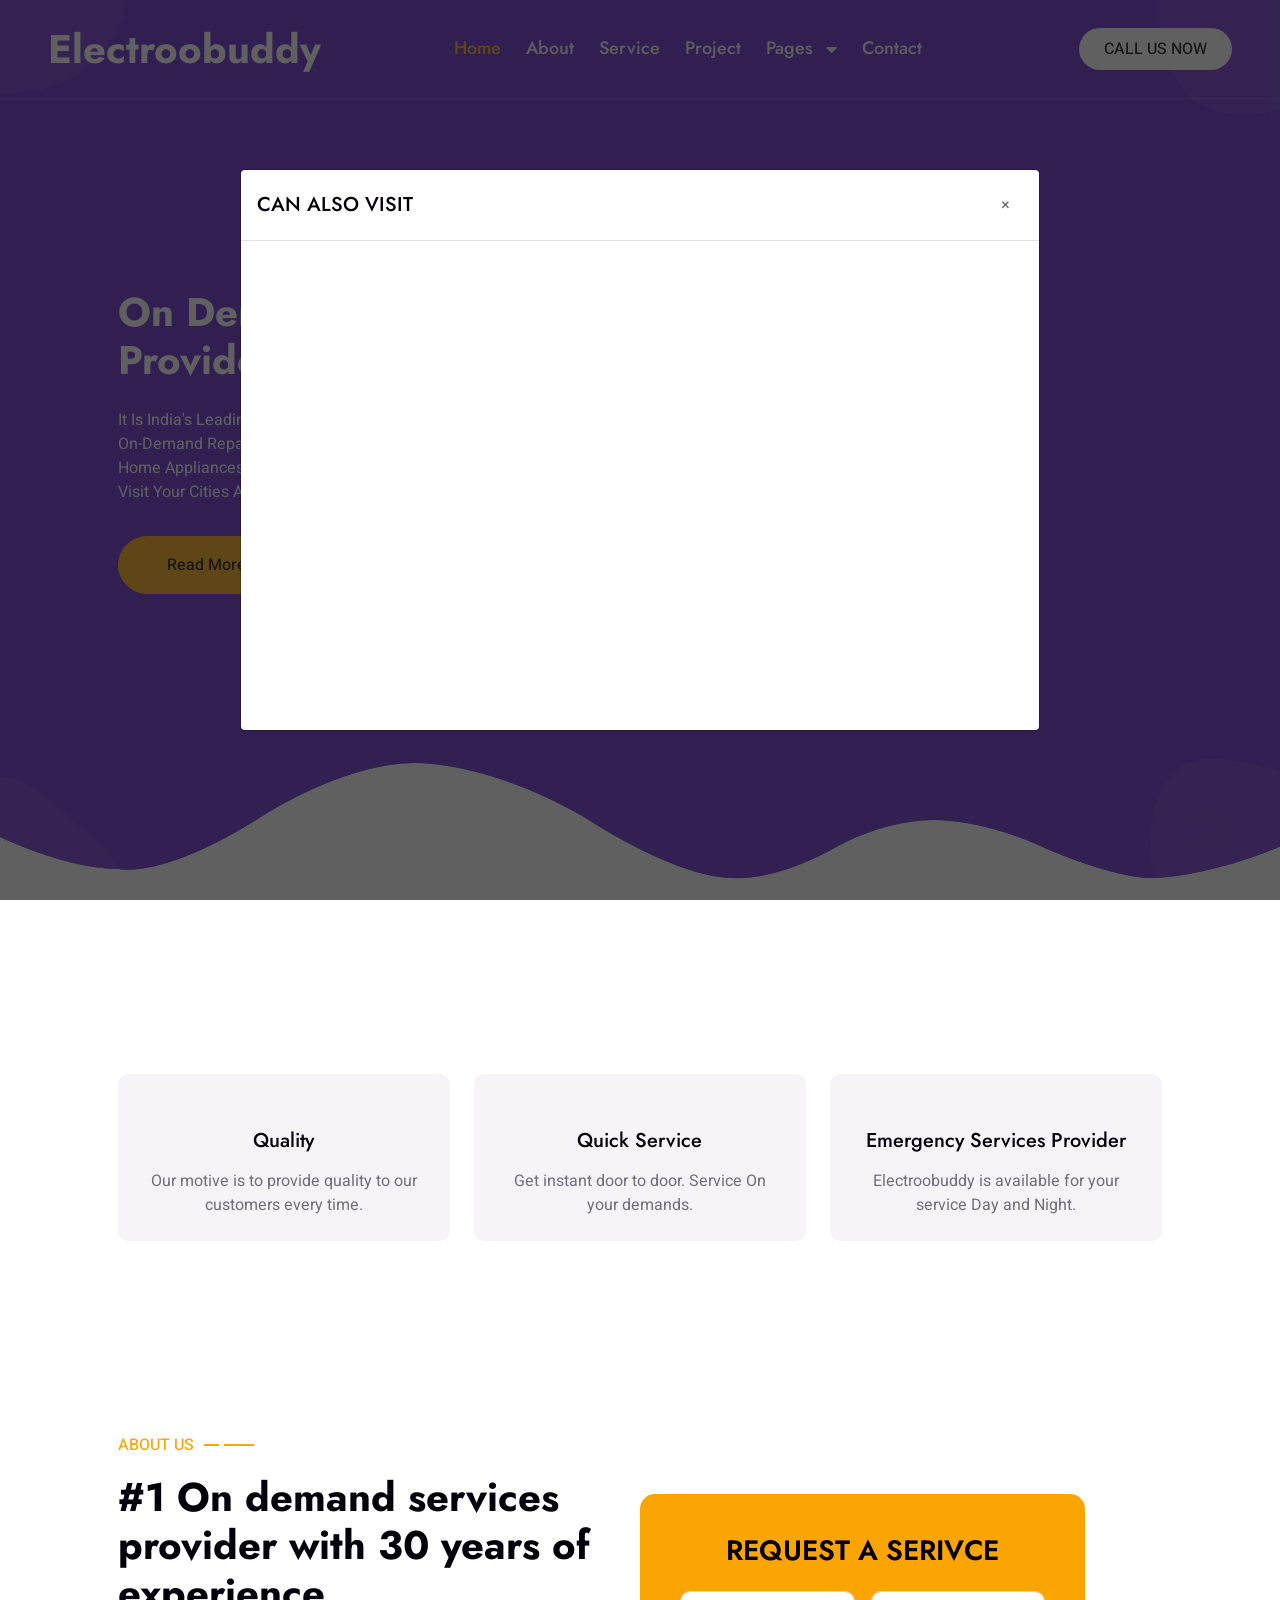
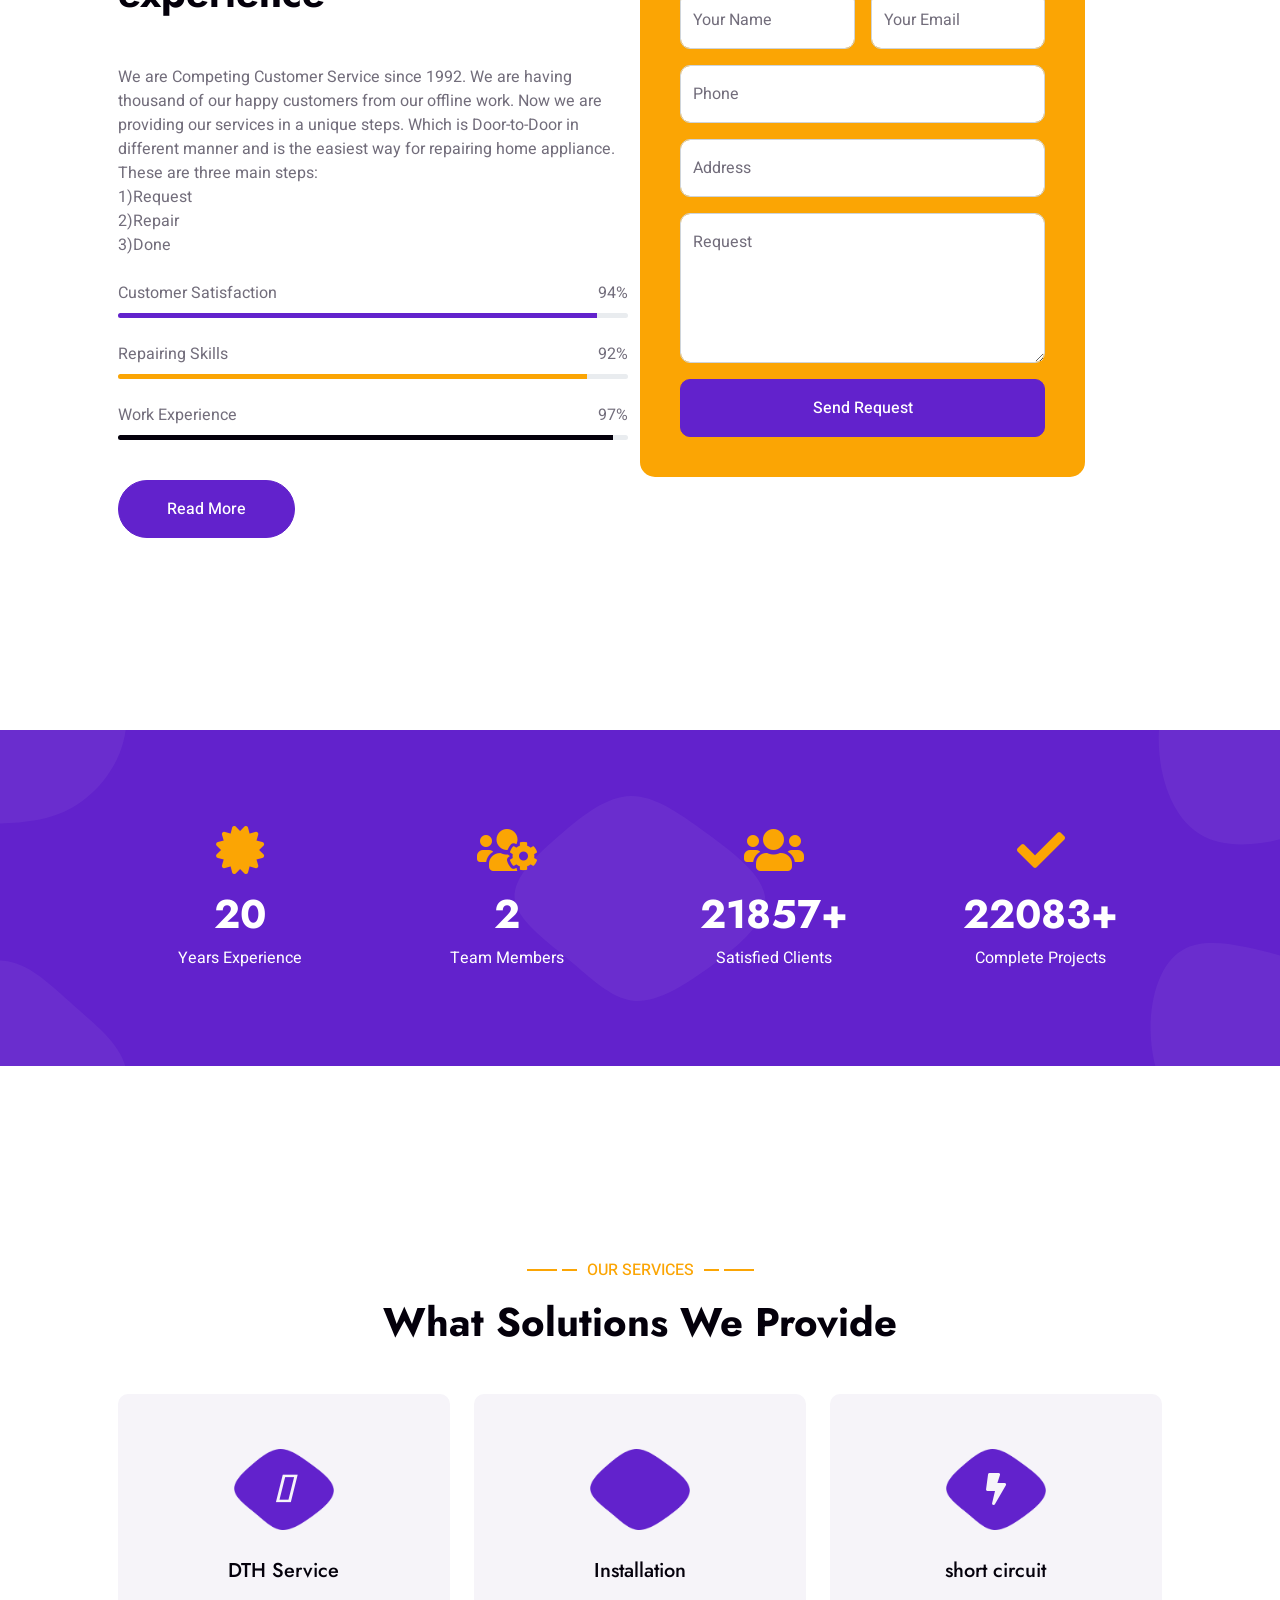
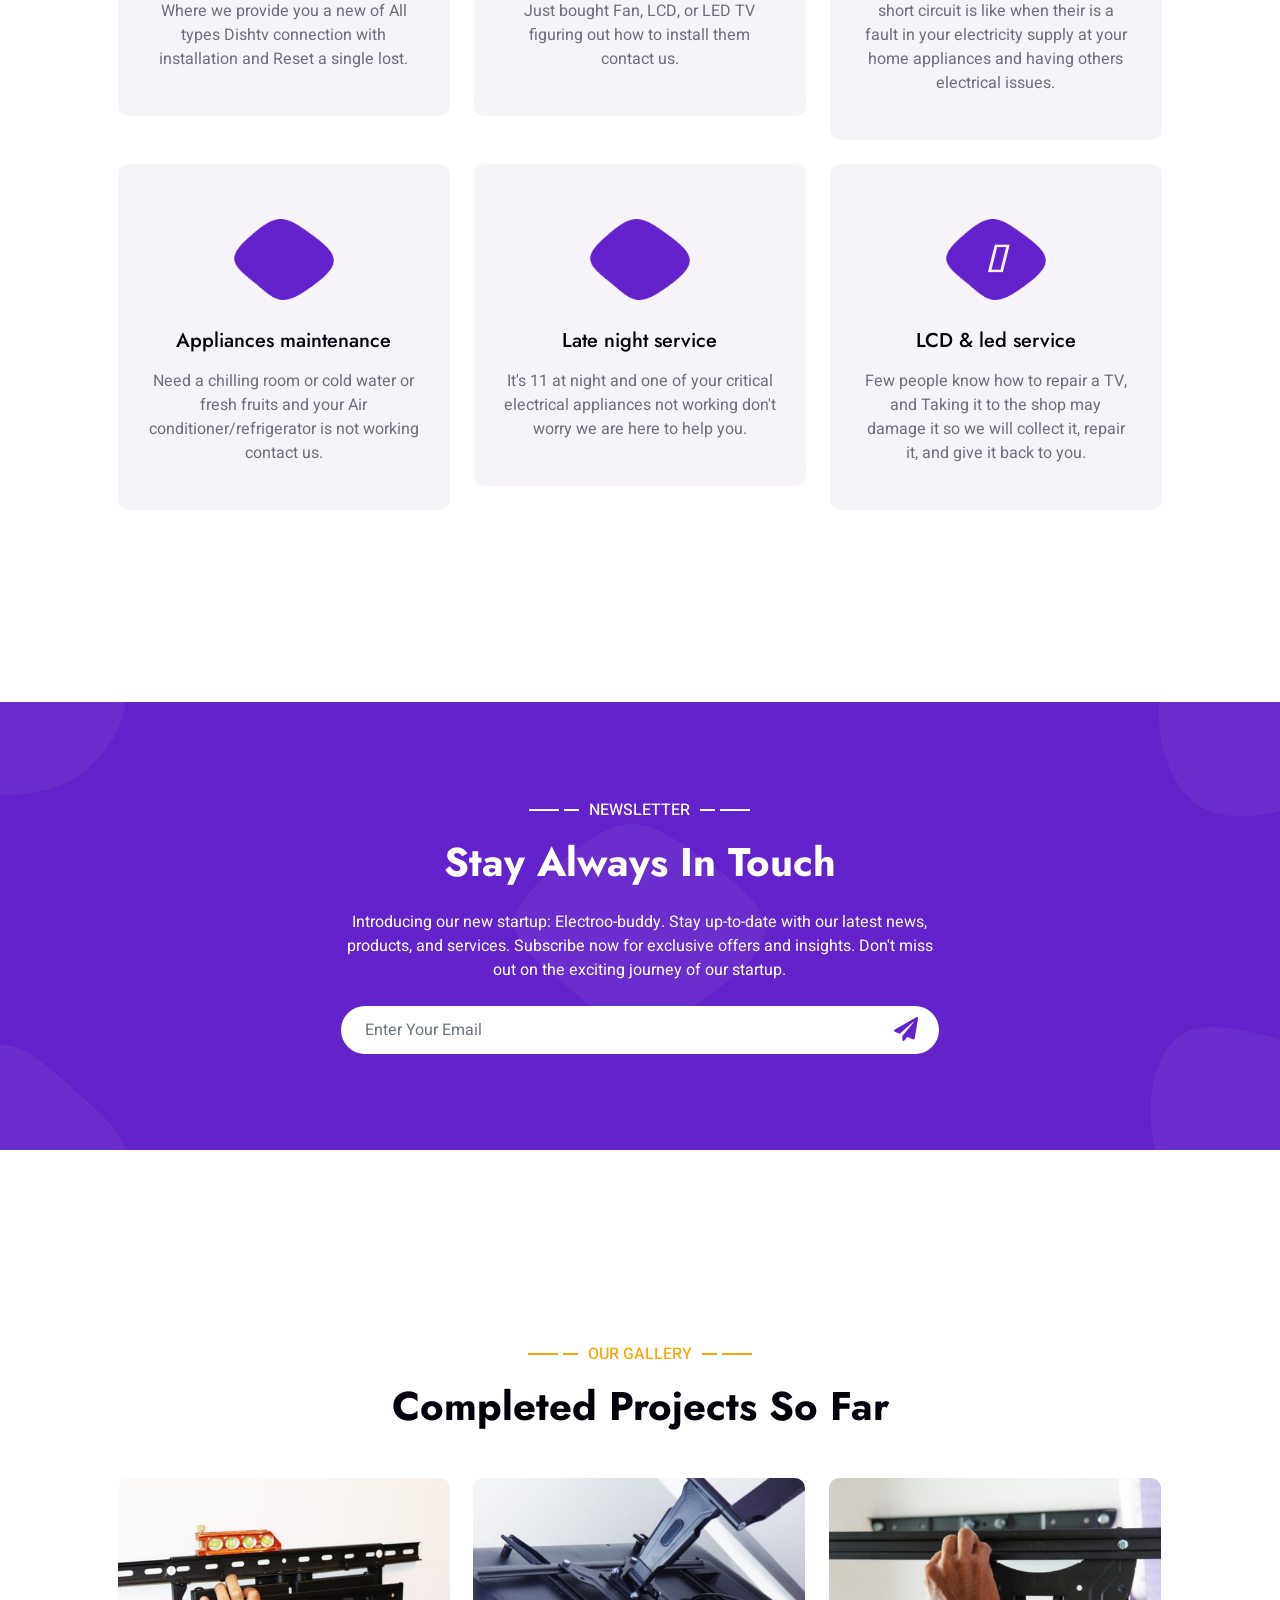
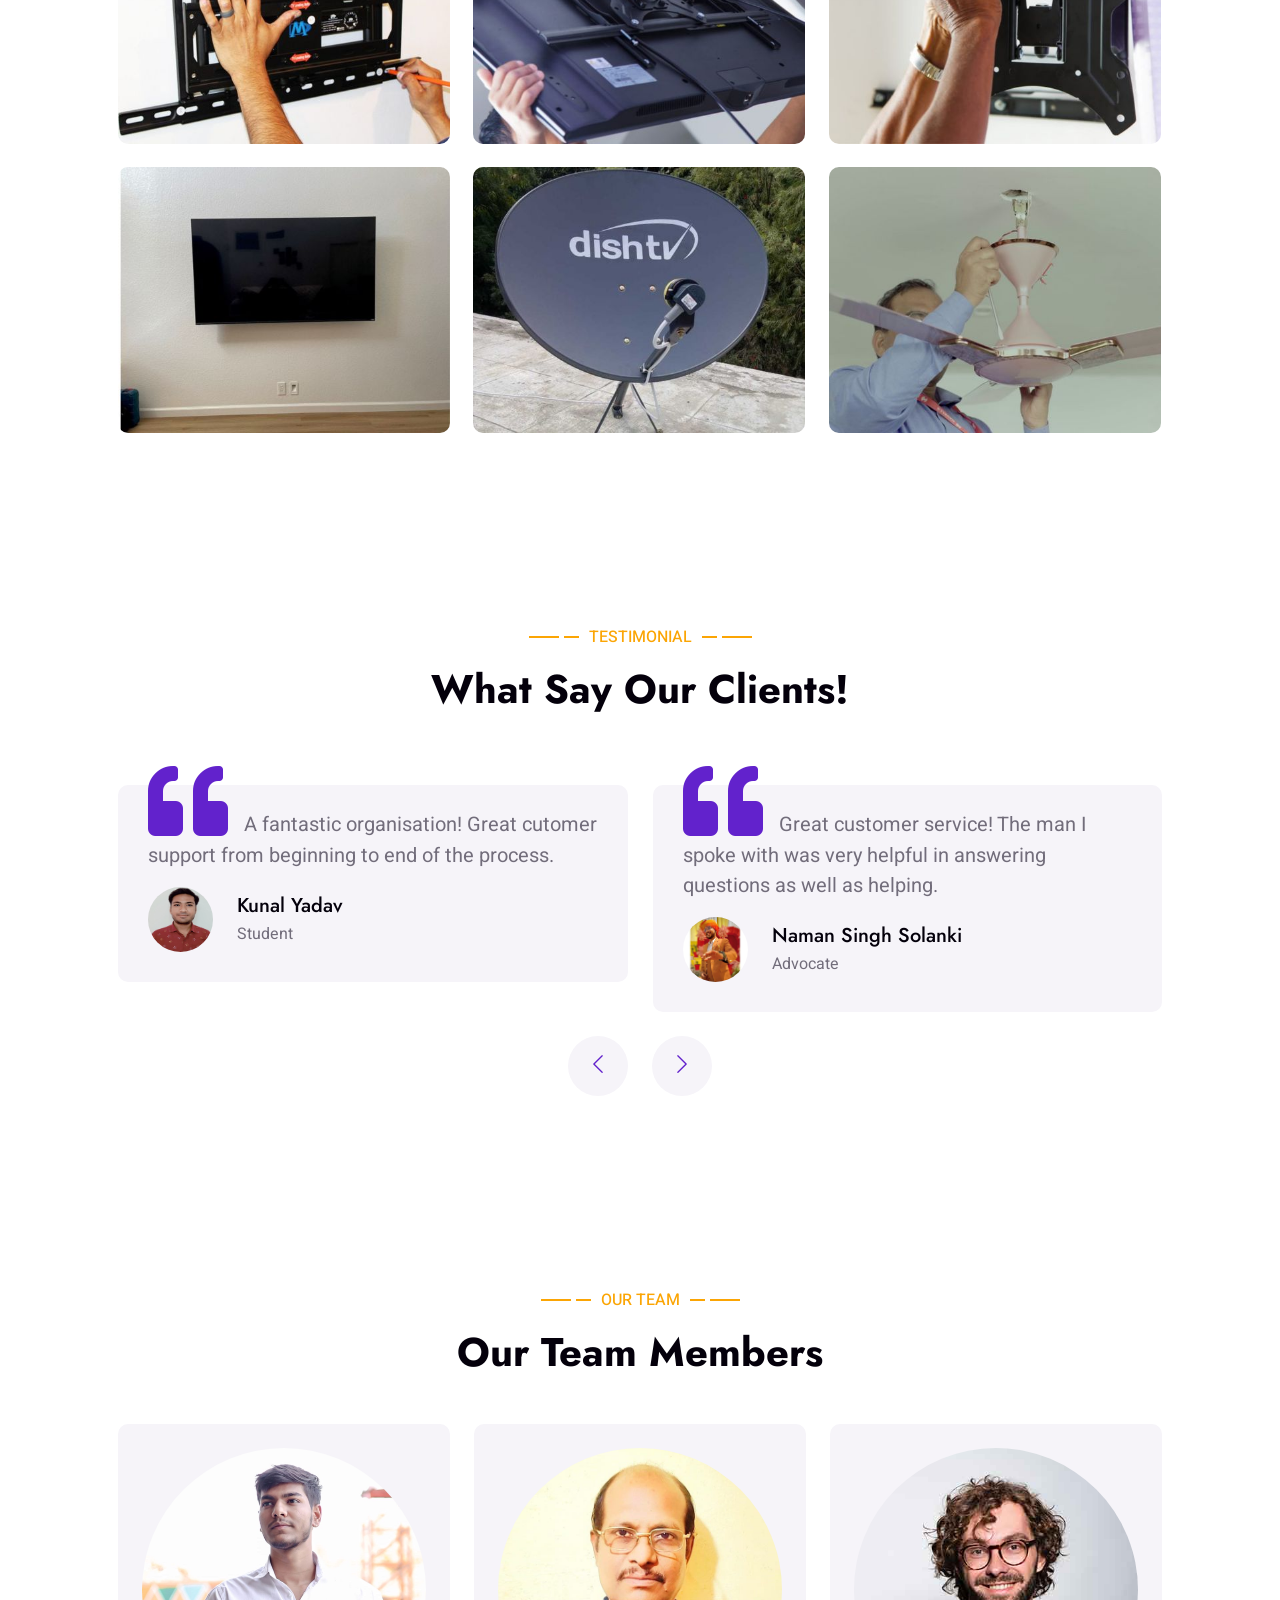
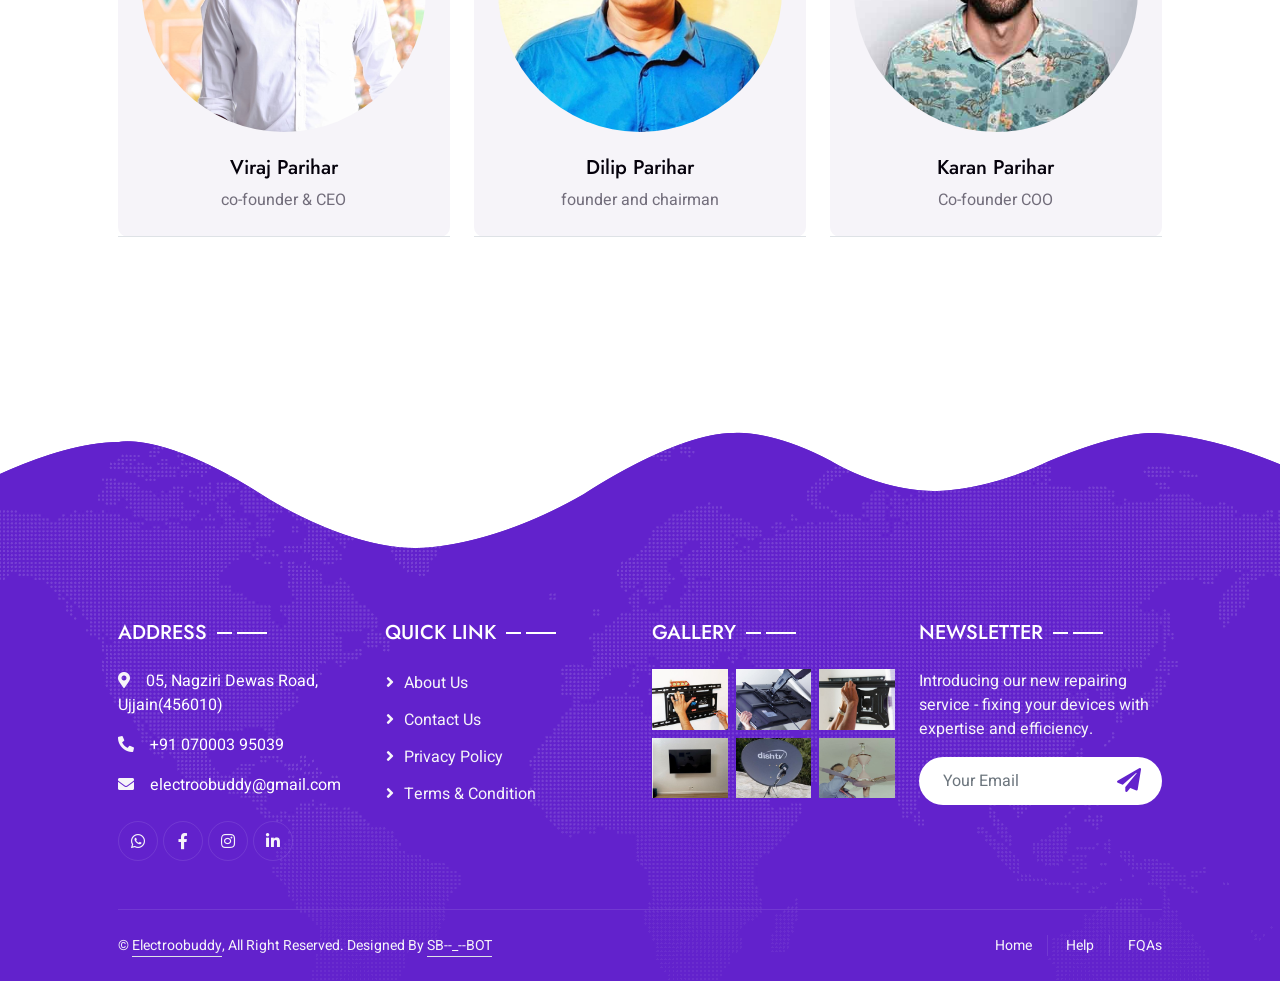
<file: index.html>
<!DOCTYPE html>
<html lang="en">

<head>
    <meta charset="utf-8">
    <title>Electroobuddy</title>
    <meta content="width=device-width, initial-scale=1.0, maximum-scale=5.0, user-scalable=yes" name="viewport">
    <meta content="" name="keywords">
    <meta content="" name="description">

    <!-- Favicon -->
    <link href="img/favicon.ico" rel="icon">

    <!-- Google Web Fonts -->
    <link rel="preconnect" href="https://fonts.googleapis.com">
    <link rel="preconnect" href="https://fonts.gstatic.com" crossorigin>
    <link href="https://fonts.googleapis.com/css2?family=Heebo:wght@400;500&family=Jost:wght@500;600;700&display=swap" rel="stylesheet"> 

    <!-- Icon Font Stylesheet -->
    <link href="https://cdnjs.cloudflare.com/ajax/libs/font-awesome/5.10.0/css/all.min.css" rel="stylesheet">
    <link rel="stylesheet" href="https://site-assets.fontawesome.com/releases/v6.2.1/css/all.css">
    <link href="https://cdn.jsdelivr.net/npm/bootstrap-icons@1.4.1/font/bootstrap-icons.css" rel="stylesheet">

    <!-- Libraries Stylesheet -->
    <link href="lib/animate/animate.min.css" rel="stylesheet">
    <link href="lib/owlcarousel/assets/owl.carousel.min.css" rel="stylesheet">
    <link href="lib/lightbox/css/lightbox.min.css" rel="stylesheet">

    <!-- Customized Bootstrap Stylesheet -->
    <link href="css/bootstrap.min.css" rel="stylesheet">

    <!-- Template Stylesheet -->
    <link href="css/style.css" rel="stylesheet">
</head>

<body>
    <div class="container-xxl bg-white p-0">
        <!-- Spinner Start -->
        <div id="spinner" class="show bg-white position-fixed translate-middle w-100 vh-100 top-50 start-50 d-flex align-items-center justify-content-center">
            <div class="spinner-grow text-primary" style="width: 3rem; height: 3rem;" role="status">
                <span class="sr-only">Loading...</span>
            </div>
        </div>
        <!-- Spinner End -->


        <!-- Navbar & Hero Start -->
        <div class="container-xxl position-relative p-0">
            <nav class="navbar navbar-expand-lg navbar-light px-4 px-lg-5 py-3 py-lg-0">
                <a href="index.html" class="navbar-brand p-0">
                    <h1 class="m-0">Electroobuddy</h1>
                    <!-- <img src="img/logo.png" alt="Logo"> -->
                </a>
                <button class="navbar-toggler" type="button" data-bs-toggle="collapse" data-bs-target="#navbarCollapse">
                    <span class="fa fa-bars"></span>
                </button>
                <div class="collapse navbar-collapse" id="navbarCollapse">
                    <div class="navbar-nav mx-auto py-0">
                        <a href="index.html" class="nav-item nav-link active">Home</a>
                        <a href="about.html" class="nav-item nav-link">About</a>
                        <a href="service.html" class="nav-item nav-link">Service</a>
                        <a href="project.html" class="nav-item nav-link">Project</a>
                        <div class="nav-item dropdown">
                            <a href="#" class="nav-link dropdown-toggle" data-bs-toggle="dropdown">Pages </a>
                            <div class="dropdown-menu m-0">
                                <a href="team.html" class="dropdown-item">Our Team</a>
                                <a href="testimonial.html" class="dropdown-item">Testimonial</a>
                                <a href="gallery.html" class="dropdown-item">Gallery</a>
                            </div>
                        </div>
                        <a href="contact.html" class="nav-item nav-link">Contact</a>
                    </div>
                    <a href="tel:9107000395039" class="btn rounded-pill py-2 px-4 ms-3 d-none d-lg-block">CALL US NOW</a>
                </div>
            </nav>

            <div class="container-xxl bg-primary hero-header">
                <div class="container px-lg-5">
                    <div class="row g-5 align-items-end">
                        <div class="col-lg-6 text-center text-lg-start">
                            <h1 class="text-white mb-4 animated slideInDown text-capitalize">on demand services provider</h1>
                            <p class="text-white pb-3 animated slideInDown text-capitalize">It Is India's Leading Appliances Care Provider And Damage Protection On-Demand Repair Services. We Cover All Electronic Devices And Home Appliances. Our Plans Are Available Currently In Ujjain (M.P). We Visit Your Cities As Soon As Possible.</p>
                            <a href="#feature" class="btn btn-secondary py-sm-3 px-sm-5 rounded-pill me-3 animated slideInLeft">Read More</a>
                            <a href="tel:9107000395039" class="btn btn-light py-sm-3 px-sm-5 rounded-pill animated slideInRight">Contact Us</a>
                        </div>
                        <div class="col-lg-3 text-center text-lg-start">
                            <img class="img-fluid animated zoomIn" src="img/hero.png" alt="we will be there under 20 min."style='padding: top -100px !important;'>
                        </div>
                    </div>
                </div>
            </div>
        </div>
        <!-- Navbar & Hero End -->


        <!-- Feature Start -->
        <div id="feature" class="container-xxl py-5">
            <div class="container py-5 px-lg-5">
                <div class="row g-4">
                    <div class="col-lg-4 wow fadeInUp" data-wow-delay="0.1s">
                        <div class="feature-item bg-light rounded text-center p-4">
                            <i class="fa fa-3x fa-hundred-points text-primary mb-4"></i>
                            <h5 class="mb-3">Quality</h5>
                            <p class="m-0">Our motive is to provide quality to our customers every time.</p>
                        </div>
                    </div>
                    <div class="col-lg-4 wow fadeInUp" data-wow-delay="0.3s">
                        <div class="feature-item bg-light rounded text-center p-4">
                            <i class="fa fa-3x fa-truck-bolt text-primary mb-4"></i>
                            <h5 class="mb-3">Quick Service</h5>
                            <p class="m-0">Get instant door to door. Service On your demands.</p>
                        </div>
                    </div>
                    <div class="col-lg-4 wow fadeInUp" data-wow-delay="0.5s">
                        <div class="feature-item bg-light rounded text-center p-4">
                            <i class="fa fa-3x fa-light-emergency text-primary mb-4"></i>
                            <h5 class="mb-3">Emergency Services Provider</h5>
                            <p class="m-0">Electroobuddy is available for your service Day and Night.</p>
                        </div>
                    </div>
                </div>
            </div>
        </div>


  
<!-- Modal -->
<div class="modal fade" id="myModal" tabindex="-1" role="dialog" aria-hidden="true" style="background-color: #3535356a;">
    <div class="modal-dialog modal-dialog-centered modal-lg" role="document">
      <div class="modal-content">
        <div class="modal-header">
          <h5 class="modal-title">CAN ALSO VISIT</h5>
          <button type="button" class="btn" data-bs-dismiss="modal" aria-label="Close">
            <span aria-hidden="true">&times;</span>
          </button>
        </div>
        <div class="modal-body">
            <center>
		    <iframe src="https://www.google.com/maps/embed?pb=!1m14!1m8!1m3!1d7337.224184286255!2d75.8147!3d23.14785!3m2!1i1024!2i768!4f13.1!3m3!1m2!1s0x396373645886aa75%3A0x8770f5f8e13dc716!2sPragya%20Electric%20Work%20Shop!5e0!3m2!1sen!2sin!4v1744290965552!5m2!1sen!2sin" width="600" height="450" style="border:0;" allowfullscreen="" loading="lazy" referrerpolicy="no-referrer-when-downgrade"></iframe>
	    </center>
        </div>
      </div>
    </div>
  </div>
  
        <!-- Feature End -->


        <!-- About Start -->
        <div class="container-xxl py-5">
            <div class="container py-5 px-lg-5">
                <div class="row g-5 align-items-center">
                    <div class="col-lg-6 wow fadeInUp" data-wow-delay="0.1s">
                        <p class="section-title text-secondary">About Us<span></span></p>
                        <h1 class="mb-5">#1 On demand services provider with 30 years of experience</h1>
                        <p class="mb-4">We are Competing Customer Service since 1992. We are having thousand of our happy customers from our offline work. Now we are providing our services in a unique steps. Which is Door-to-Door in different manner and is the easiest way for repairing home appliance. These are three main steps:<br>1)Request<br>2)Repair<br>3)Done</p>
                        <div class="skill mb-4">
                            <div class="d-flex justify-content-between">
                                <p class="mb-2">Customer Satisfaction</p>
                                <p class="mb-2">94%</p>
                            </div>
                            <div class="progress">
                                <div class="progress-bar bg-primary" role="progressbar" aria-valuenow="94" aria-valuemin="0" aria-valuemax="100"></div>
                            </div>
                        </div>
                        <div class="skill mb-4">
                            <div class="d-flex justify-content-between">
                                <p class="mb-2">Repairing Skills</p>
                                <p class="mb-2">92%</p>
                            </div>
                            <div class="progress">
                                <div class="progress-bar bg-secondary" role="progressbar" aria-valuenow="92" aria-valuemin="0" aria-valuemax="100"></div>
                            </div>
                        </div>
                        <div class="skill mb-4">
                            <div class="d-flex justify-content-between">
                                <p class="mb-2">Work Experience</p>
                                <p class="mb-2">97%</p>
                            </div>
                            <div class="progress">
                                <div class="progress-bar bg-dark" role="progressbar" aria-valuenow="97" aria-valuemin="0" aria-valuemax="100"></div>
                            </div>
                        </div>
                        <a href="#xpsection" class="btn btn-primary py-sm-3 px-sm-5 rounded-pill mt-3">Read More</a>
                    </div>
                    <div class="col-lg-5 wow fadeInUp" data-wow-delay="0.1s" style="background-color: #FBA504; border-radius: 15px; padding: 40px;">
                        <h3 class="text-center mb-4">REQUEST A SERIVCE</h3>
                        <form target="_blank" action="https://formsubmit.co/electroobuddy+letter@gmail.com" method="POST">
                            <div class="row g-3">
                                <div class="col-md-6">
                                    <div class="form-floating">
                                        <input  type="text" name="name" class="form-control" id="name" placeholder="Your Name" required>
                                        <label for="name">Your Name</label>
                                    </div>
                                </div>
                                <div class="col-md-6">
                                    <div class="form-floating">
                                        <input type="email" name="email" class="form-control" id="email" placeholder="Your Email" required>
                                        <label for="email">Your Email</label>
                                    </div>
                                </div>
                                <div class="col-12">
                                    <div class="form-floating">
                                        <input type="number" name="number" class="form-control" id="number" placeholder="number" required>
                                        <label for="number">Phone</label>
                                    </div>
                                </div>
                                <div class="col-12">
                                    <div class="form-floating">
                                        <input type="text" name="address" class="form-control" id="address" placeholder="address" required>
                                        <label for="address">Address</label>
                                    </div>
                                </div>
                                <div class="col-12">
                                    <div class="form-floating">
                                        <textarea type="text" name="request" class="form-control" placeholder="Leave a request here" id="request" style="height: 150px" required></textarea>
                                        <label for="request">Request</label>
                                    </div>
                                </div>
                                <div class="col-12">
                                    <button class="btn btn-primary w-100 py-3" type="submit">Send Request</button>
                                </div>
                            </div>
                            <input type="hidden" name="_template" value="table"/>
                        </form>
                    </div>
                </div>
            </div>
        </div>
        <!-- About End -->


        <!-- Facts Start -->
        <div id="xpsection" class="container-xxl bg-primary fact py-5 wow fadeInUp" data-wow-delay="0.1s">
            <div class="container py-5 px-lg-5">
                <div class="row g-4">
                    <div class="col-md-6 col-lg-3 text-center wow fadeIn" data-wow-delay="0.1s">
                        <i class="fa fa-certificate fa-3x text-secondary mb-3"></i>
                        <h1 class="text-white mb-2" data-toggle="counter-up">33</h1>
                        <p class="text-white mb-0">Years Experience</p>
                    </div>
                    <div class="col-md-6 col-lg-3 text-center wow fadeIn" data-wow-delay="0.3s">
                        <i class="fa fa-users-cog fa-3x text-secondary mb-3"></i>
                        <h1 class="text-white mb-2" data-toggle="counter-up">4</h1>
                        <p class="text-white mb-0">Team Members</p>
                    </div>
                    <div class="col-md-6 col-lg-3 text-center wow fadeIn" data-wow-delay="0.5s">
                        <i class="fa fa-users fa-3x text-secondary mb-3"></i>
			<h1 class="text-white mb-2"><span data-toggle="counter-up">36127</span>+</h1>
                        <p class="text-white mb-0">Satisfied Clients</p>
                    </div>
                    <div class="col-md-6 col-lg-3 text-center wow fadeIn" data-wow-delay="0.7s">
                        <i class="fa fa-check fa-3x text-secondary mb-3"></i>
                        <h1 class="text-white mb-2"><span data-toggle="counter-up">36500</span>+</h1>
                        <p class="text-white mb-0">Complete Projects</p>
                    </div>
                </div>
            </div>
        </div>
        <!-- Facts End -->


        <!-- Service Start -->
        <div class="container-xxl py-5">
            <div class="container py-5 px-lg-5">
                <div class="wow fadeInUp" data-wow-delay="0.1s">
                    <p class="section-title text-secondary justify-content-center"><span></span>Our Services<span></span></p>
                    <h1 class="text-center mb-5">What Solutions We Provide</h1>
                </div>
                <div class="row g-4">
                    <div class="col-lg-4 col-md-6 wow fadeInUp" data-wow-delay="0.1s">
                        <div class="service-item d-flex flex-column text-center rounded">
                            <div class="service-icon flex-shrink-0">
                                <i class="fa-solid fa-satellite-dish fa-2x"></i>
                            </div>
                            <h5 class="mb-3">DTH Service</h5>
                            <p class="m-0">Where we provide you a new of All types Dishtv connection with installation and Reset a single lost.</p>
                            <a class="btn btn-square" href="https://wa.me/9107000395039?text=DTH%20Service" target="_blank"><i class="fa fa-arrow-right"></i></a>
                        </div>
                    </div>
                    <div class="col-lg-4 col-md-6 wow fadeInUp" data-wow-delay="0.3s">
                        <div class="service-item d-flex flex-column text-center rounded">
                            <div class="service-icon flex-shrink-0">
                                <i class="fa-solid fa-plus-large fa-2x"></i>
                            </div>
                            <h5 class="mb-3">Installation</h5>
                            <p class="m-0">Just bought Fan, LCD, or LED TV figuring out how to install them contact us.</p>
                            <a class="btn btn-square" href="https://wa.me/9107000395039?text=Appliance%20Maintenance" target="_blank"><i class="fa fa-arrow-right"></i></a>
                        </div>
                    </div>
                    <div class="col-lg-4 col-md-6 wow fadeInUp" data-wow-delay="0.5s">
                        <div class="service-item d-flex flex-column text-center rounded">
                            <div class="service-icon flex-shrink-0">
                                <i class="fa fa-bolt fa-2x"></i>
                            </div>
                            <h5 class="mb-3">short circuit</h5>
                            <p class="m-0">short circuit is like when their is a fault in your electricity supply at your home appliances and having others electrical issues.</p>
                            <a class="btn btn-square" href="https://wa.me/9107000395039?text=short circuit" target="_blank"><i class="fa fa-arrow-right"></i></a>
                        </div>
                    </div>
                    <div class="col-lg-4 col-md-6 wow fadeInUp" data-wow-delay="0.1s">
                        <div class="service-item d-flex flex-column text-center rounded">
                            <div class="service-icon flex-shrink-0">
                                <i class="fa-solid fa-screwdriver-wrench fa-2x"></i>
                            </div>

                            <h5 class="mb-3">Appliances maintenance</h5>
                            <p class="m-0">Need a chilling room or cold water or fresh fruits and your Air conditioner/refrigerator is not working contact us.</p>
                            <a class="btn btn-square" href="https://wa.me/9107000395039?text=Appliances%20maintenance" target="_blank"><i class="fa fa-arrow-right"></i></a>
                        </div>
                    </div>
                    <div class="col-lg-4 col-md-6 wow fadeInUp" data-wow-delay="0.3s">
                        <div class="service-item d-flex flex-column text-center rounded">
                            <div class="service-icon flex-shrink-0">
                                <i class="fa-solid fa-moon-cloud fa-2x"></i>
                            </div>
                            <h5 class="mb-3">Late night service</h5>
                            <p class="m-0">It's 11 at night and one of your critical electrical appliances not working don't worry we are here to help you.</p>
                            <a class="btn btn-square" href="https://wa.me/9107000395039?text=Late%20night%20service" target="_blank"><i class="fa fa-arrow-right"></i></a>
                        </div>
                    </div>
                    <div class="col-lg-4 col-md-6 wow fadeInUp" data-wow-delay="0.5s">
                        <div class="service-item d-flex flex-column text-center rounded">
                            <div class="service-icon flex-shrink-0">
                                <i class="fa-solid fa-tv fa-2x"></i>
                            </div>
                            <h5 class="mb-3">LCD & led service</h5>
                            <p class="m-0">Few people know how to repair a TV, and Taking it to the shop may damage it so we will collect it, repair it, and give it back to you.</p>
                            <a class="btn btn-square" href="https://wa.me/9107000395039?text=LCD+and+led+service"><i class="fa fa-arrow-right"></i></a>
                        </div>
                    </div>
                </div>
            </div>
        </div>
        <!-- Service End -->


        <!-- Newsletter Start -->
        <div class="container-xxl bg-primary newsletter py-5 wow fadeInUp" data-wow-delay="0.1s">
            <div class="container py-5 px-lg-5">
                <div class="row justify-content-center">
                    <div class="col-lg-7 text-center">
                        <p class="section-title text-white justify-content-center"><span></span>Newsletter<span></span></p>
                        <h1 class="text-center text-white mb-4">Stay Always In Touch</h1>
                        <p class="text-white mb-4">Introducing our new startup: Electroo-buddy. Stay up-to-date with our latest news, products, and services. Subscribe now for exclusive offers and insights. Don't miss out on the exciting journey of our startup.</p>
                        <form target="_blank" class="position-relative w-100 mt-3" action="https://formsubmit.co/electroobuddy@gmail.com" method="POST">
                            <input class="form-control border-0 rounded-pill w-100 ps-4 pe-5" type="email" name="email" placeholder="Enter Your Email" style="height: 48px;" required>
                            <button type="submit" class="btn shadow-none position-absolute top-0 end-0 mt-1 me-2"><i class="fa fa-paper-plane text-primary fs-4"></i></button>
                        </form>
                    </div>
                </div>
            </div>
        </div>
        <!-- Newsletter End -->


        <!-- Projects Start -->
        <div class="container-xxl py-5">
            <div class="container py-5 px-lg-5">
                <div class="wow fadeInUp" data-wow-delay="0.1s">
                    <p class="section-title text-secondary justify-content-center"><span></span>Our Gallery<span></span></p>
                    <h1 class="text-center mb-5">Completed Projects So Far</h1>
                </div>
                <div class="row g-4 portfolio-container">
                    <div class="col-lg-4 col-md-6 portfolio-item first wow fadeInUp" data-wow-delay="0.1s">
                        <div class="rounded overflow-hidden">
                            <div class="position-relative overflow-hidden">
                                <img class="img-fluid w-100" src="img/portfolio-1.jpg" alt="">
                                <div class="portfolio-overlay">
                                    <a class="btn btn-square btn-outline-light mx-1" href="img/portfolio-1.jpg" data-lightbox="portfolio"><i class="fa fa-eye"></i></a>
                                </div>
                            </div>
                        </div>
                    </div>
                    <div class="col-lg-4 col-md-6 portfolio-item second wow fadeInUp" data-wow-delay="0.3s">
                        <div class="rounded overflow-hidden">
                            <div class="position-relative overflow-hidden">
                                <img class="img-fluid w-100" src="img/portfolio-2.jpg" alt="">
                                <div class="portfolio-overlay">
                                    <a class="btn btn-square btn-outline-light mx-1" href="img/portfolio-2.jpg" data-lightbox="portfolio"><i class="fa fa-eye"></i></a>
                                </div>
                            </div>
                        </div>
                    </div>
                    <div class="col-lg-4 col-md-6 portfolio-item first wow fadeInUp" data-wow-delay="0.5s">
                        <div class="rounded overflow-hidden">
                            <div class="position-relative overflow-hidden">
                                <img class="img-fluid w-100" src="img/portfolio-3.jpg" alt="">
                                <div class="portfolio-overlay">
                                    <a class="btn btn-square btn-outline-light mx-1" href="img/portfolio-3.jpg" data-lightbox="portfolio"><i class="fa fa-eye"></i></a>
                                </div>
                            </div>
                        </div>
                    </div>
                    <div class="col-lg-4 col-md-6 portfolio-item second wow fadeInUp" data-wow-delay="0.1s">
                        <div class="rounded overflow-hidden">
                            <div class="position-relative overflow-hidden">
                                <img class="img-fluid w-100" src="img/portfolio-4.jpg" alt="">
                                <div class="portfolio-overlay">
                                    <a class="btn btn-square btn-outline-light mx-1" href="img/portfolio-4.jpg" data-lightbox="portfolio"><i class="fa fa-eye"></i></a>
                                </div>
                            </div>
                        </div>
                    </div>
                    <div class="col-lg-4 col-md-6 portfolio-item first wow fadeInUp" data-wow-delay="0.3s">
                        <div class="rounded overflow-hidden">
                            <div class="position-relative overflow-hidden">
                                <img class="img-fluid w-100" src="img/portfolio-5.jpg" alt="">
                                <div class="portfolio-overlay">
                                    <a class="btn btn-square btn-outline-light mx-1" href="img/portfolio-5.jpg" data-lightbox="portfolio"><i class="fa fa-eye"></i></a>
                                </div>
                            </div>
                        </div>
                    </div>
                    <div class="col-lg-4 col-md-6 portfolio-item second wow fadeInUp" data-wow-delay="0.5s">
                        <div class="rounded overflow-hidden">
                            <div class="position-relative overflow-hidden">
                                <img class="img-fluid w-100" src="img/portfolio-6.jpg" alt="">
                                <div class="portfolio-overlay">
                                    <a class="btn btn-square btn-outline-light mx-1" href="img/portfolio-6.jpg" data-lightbox="portfolio"><i class="fa fa-eye"></i></a>
                                </div>
                            </div>
                        </div>
                    </div>
                </div>
            </div>
        </div>
        <!-- Project End -->



        <!-- Testimonial Start -->
        <div class="container-xxl py-5 wow fadeInUp" data-wow-delay="0.1s">
            <div class="container py-5 px-lg-5">
                <p class="section-title text-secondary justify-content-center"><span></span>Testimonial<span></span></p>
                <h1 class="text-center mb-5">What Say Our Clients!</h1>
                <div class="owl-carousel testimonial-carousel">

                    <div class="testimonial-item bg-light rounded my-4">
                        <p class="fs-5"><i class="fa fa-quote-left fa-4x text-primary mt-n4 me-3"></i>A fantastic organisation! Great cutomer support from beginning to end of the process.
                        </p>
                        <div class="d-flex align-items-center">
                            <img class="img-fluid flex-shrink-0 rounded-circle" src="img/testimonial-1.jpg" style="width: 65px; height: 65px;">
                            <div class="ps-4">
                                <h5 class="mb-1">Kunal Yadav</h5>
                                <span>Student</span>
                            </div>
                        </div>
                    </div>
                    <div class="testimonial-item bg-light rounded my-4">
                        <p class="fs-5"><i class="fa fa-quote-left fa-4x text-primary mt-n4 me-3"></i>Great customer service! The man I spoke with was very helpful in answering questions as well as helping.</p>
                        <div class="d-flex align-items-center">
                            <img class="img-fluid flex-shrink-0 rounded-circle" src="img/testimonial-2.jpg" style="width: 65px; height: 65px;">
                            <div class="ps-4">
                                <h5 class="mb-1">Naman Singh Solanki</h5>
                                <span>Advocate</span>
                            </div>
                        </div>
                    </div>
                    <div class="testimonial-item bg-light rounded my-4">
                        <p class="fs-5"><i class="fa fa-quote-left fa-4x text-primary mt-n4 me-3"></i>I highly recommend Electroo-Buddy, they got my TV screen fixed and working good. Very professional.</p>
                        <div class="d-flex align-items-center">
                            <img class="img-fluid flex-shrink-0 rounded-circle" src="img/testimonial-3.jpg" style="width: 65px; height: 65px;">
                            <div class="ps-4">
                                <h5 class="mb-1">Udit Joshi</h5>
                                <span>Police</span>
                            </div>
                        </div>
                    </div>
                </div>
            </div>
        </div>
        <!-- Testimonial End -->


        <!-- Team Start -->
        <div class="container-xxl py-5">
            <div class="container py-5 px-lg-5">
                <div class="wow fadeInUp" data-wow-delay="0.1s">
                    <p class="section-title text-secondary justify-content-center"><span></span>Our Team<span></span></p>
                    <h1 class="text-center mb-5">Our Team Members</h1>
                </div>
                <div class="row g-4">
                    <div class="col-lg-4 col-md-6 wow fadeInUp" data-wow-delay="0.1s">
                        <div class="team-item bg-light rounded">
                            <div class="text-center border-bottom p-4">
                                <img class="img-fluid rounded-circle mb-4" src="img/team-1.jpg" alt="Viraj Parihar">
                                <h5>Viraj Parihar</h5>
                                <span>co-founder & CEO</span>
                            </div>
                        </div>
                    </div>
                    <div class="col-lg-4 col-md-6 wow fadeInUp" data-wow-delay="0.3s">
                        <div class="team-item bg-light rounded">
                            <div class="text-center border-bottom p-4">
                                <img class="img-fluid rounded-circle mb-4" src="img/team-2.jpg" alt="Dilip Parihar">
                                <h5>Dilip Parihar</h5>
                                <span>founder and chairman</span>
                            </div>
                        </div>
                    </div>
                    <div class="col-lg-4 col-md-6 wow fadeInUp" data-wow-delay="0.5s">
                        <div class="team-item bg-light rounded">
                            <div class="text-center border-bottom p-4">
                                <img class="img-fluid rounded-circle mb-4" src="img/team-3.jpg" alt="">
                                <h5>Karan Parihar</h5>
                                <span>Co-founder COO</span>
                            </div>
                        </div>
                    </div>
                </div>
            </div>
        </div>
        <!-- Team End -->
        

        <!-- Footer Start -->
        <div class="container-fluid bg-primary text-light footer wow fadeIn" data-wow-delay="0.1s">
            <div class="container py-5 px-lg-5">
                <div class="row g-5">
                    <div class="col-md-6 col-lg-3">
                        <p class="section-title text-white h5 mb-4">Address<span></span></p>
                        <p><i class="fa fa-map-marker-alt me-3"></i><a class="text-white" href="https://goo.gl/maps/vXm1SiPr6QECoqbH7" target="_blank">05, Nagziri Dewas Road, Ujjain(456010)</a></p>
                        <p><i class="fa fa-phone-alt me-3"></i><a class="text-white" href="tel:9107000395039" target="_blank">+91 070003 95039</a></p>
                        <p><i class="fa fa-envelope me-3"></i><a class="text-white" href="mailto:electroobuddy@gmail.com" target="_blank">electroobuddy@gmail.com</p>
                        <div class="d-flex pt-2">
                            <a class="btn btn-outline-light btn-social" href="https://wa.me/9107000395039"><i class="fab fa-whatsapp"></i></a>
                            <a class="btn btn-outline-light btn-social" href=""><i class="fab fa-facebook-f"></i></a>
                            <a class="btn btn-outline-light btn-social" href="https://instagram.com/electroo_buddy"><i class="fab fa-instagram"></i></a>
                            <a class="btn btn-outline-light btn-social" href=""><i class="fab fa-linkedin-in"></i></a>
                        </div>
                    </div>
                    <div class="col-md-6 col-lg-3">
                        <p class="section-title text-white h5 mb-4">Quick Link<span></span></p>
                        <a class="btn btn-link" href="about.html">About Us</a>
                        <a class="btn btn-link" href="contact.html">Contact Us</a>
                        <a class="btn btn-link" href="privacy-policy.html">Privacy Policy</a>
                        <a class="btn btn-link" href="Terms-and-Condition.html">Terms & Condition</a>
                    </div>
                    <div class="col-md-6 col-lg-3">
                        <p class="section-title text-white h5 mb-4">Gallery<span></span></p>
                        <div class="row g-2">
                            <div class="col-4">
                                <img class="img-fluid" src="img/portfolio-1.jpg" alt="Image">
                            </div>
                            <div class="col-4">
                                <img class="img-fluid" src="img/portfolio-2.jpg" alt="Image">
                            </div>
                            <div class="col-4">
                                <img class="img-fluid" src="img/portfolio-3.jpg" alt="Image">
                            </div>
                            <div class="col-4">
                                <img class="img-fluid" src="img/portfolio-4.jpg" alt="Image">
                            </div>
                            <div class="col-4">
                                <img class="img-fluid" src="img/portfolio-5.jpg" alt="Image">
                            </div>
                            <div class="col-4">
                                <img class="img-fluid" src="img/portfolio-6.jpg" alt="Image">
                            </div>
                        </div>
                    </div>
                    <div class="col-md-6 col-lg-3">
                        <p class="section-title text-white h5 mb-4">Newsletter<span></span></p>
                        <p>Introducing our new repairing service - fixing your devices with expertise and efficiency.</p>
                        <form target="_blank" class="position-relative w-100 mt-3" action="https://formsubmit.co/electroobuddy@gmail.com" method="POST">
                            <input class="form-control border-0 rounded-pill w-100 ps-4 pe-5" type="email" name="email" placeholder="Your Email" style="height: 48px;" required>
                            <button type="submit" class="btn shadow-none position-absolute top-0 end-0 mt-1 me-2"><i class="fa fa-paper-plane text-primary fs-4"></i></button>
                        </form>
                    </div>
                </div>
            </div>
            <div class="container px-lg-5">
                <div class="copyright">
                    <div class="row">
                        <div class="col-md-6 text-center text-md-start mb-3 mb-md-0">
                            &copy; <a class="border-bottom" href="index.html">Electroobuddy</a>, All Right Reserved. 
							
							
							Designed By <a class="border-bottom" href="https://sbbbotgh.github.io/class-144-pro/">SB--_--BOT</a>
                        </div>
                        <div class="col-md-6 text-center text-md-end">
                            <div class="footer-menu">
                                <a href="index.html">Home</a>
                                <a href="contact.html">Help</a>
                                <a href="">FQAs</a>
                            </div>
                        </div>
                    </div>
                </div>
            </div>
        </div>
        <!-- Footer End -->


        <!-- Back to Top -->
        <a href="#" class="btn btn-lg btn-secondary btn-lg-square back-to-top"><i class="bi bi-arrow-up"></i></a>
    </div>

    <!-- JavaScript Libraries -->
    <script src="https://code.jquery.com/jquery-3.4.1.min.js"></script>
    <script src="https://cdn.jsdelivr.net/npm/bootstrap@5.0.0/dist/js/bootstrap.bundle.min.js"></script>
    <script src="lib/wow/wow.min.js"></script>
    <script src="lib/easing/easing.min.js"></script>
    <script src="lib/waypoints/waypoints.min.js"></script>
    <script src="lib/counterup/counterup.min.js"></script>
    <script src="lib/owlcarousel/owl.carousel.min.js"></script>
    <script src="lib/isotope/isotope.pkgd.min.js"></script>
    <script src="lib/lightbox/js/lightbox.min.js"></script>

    <!-- Template Javascript -->
    <script src="js/main.js"></script>

    <script>
        $(window).on('load', function() {
        $('#myModal').modal('show');
    });
    </script>


</body>

</html>
</file>
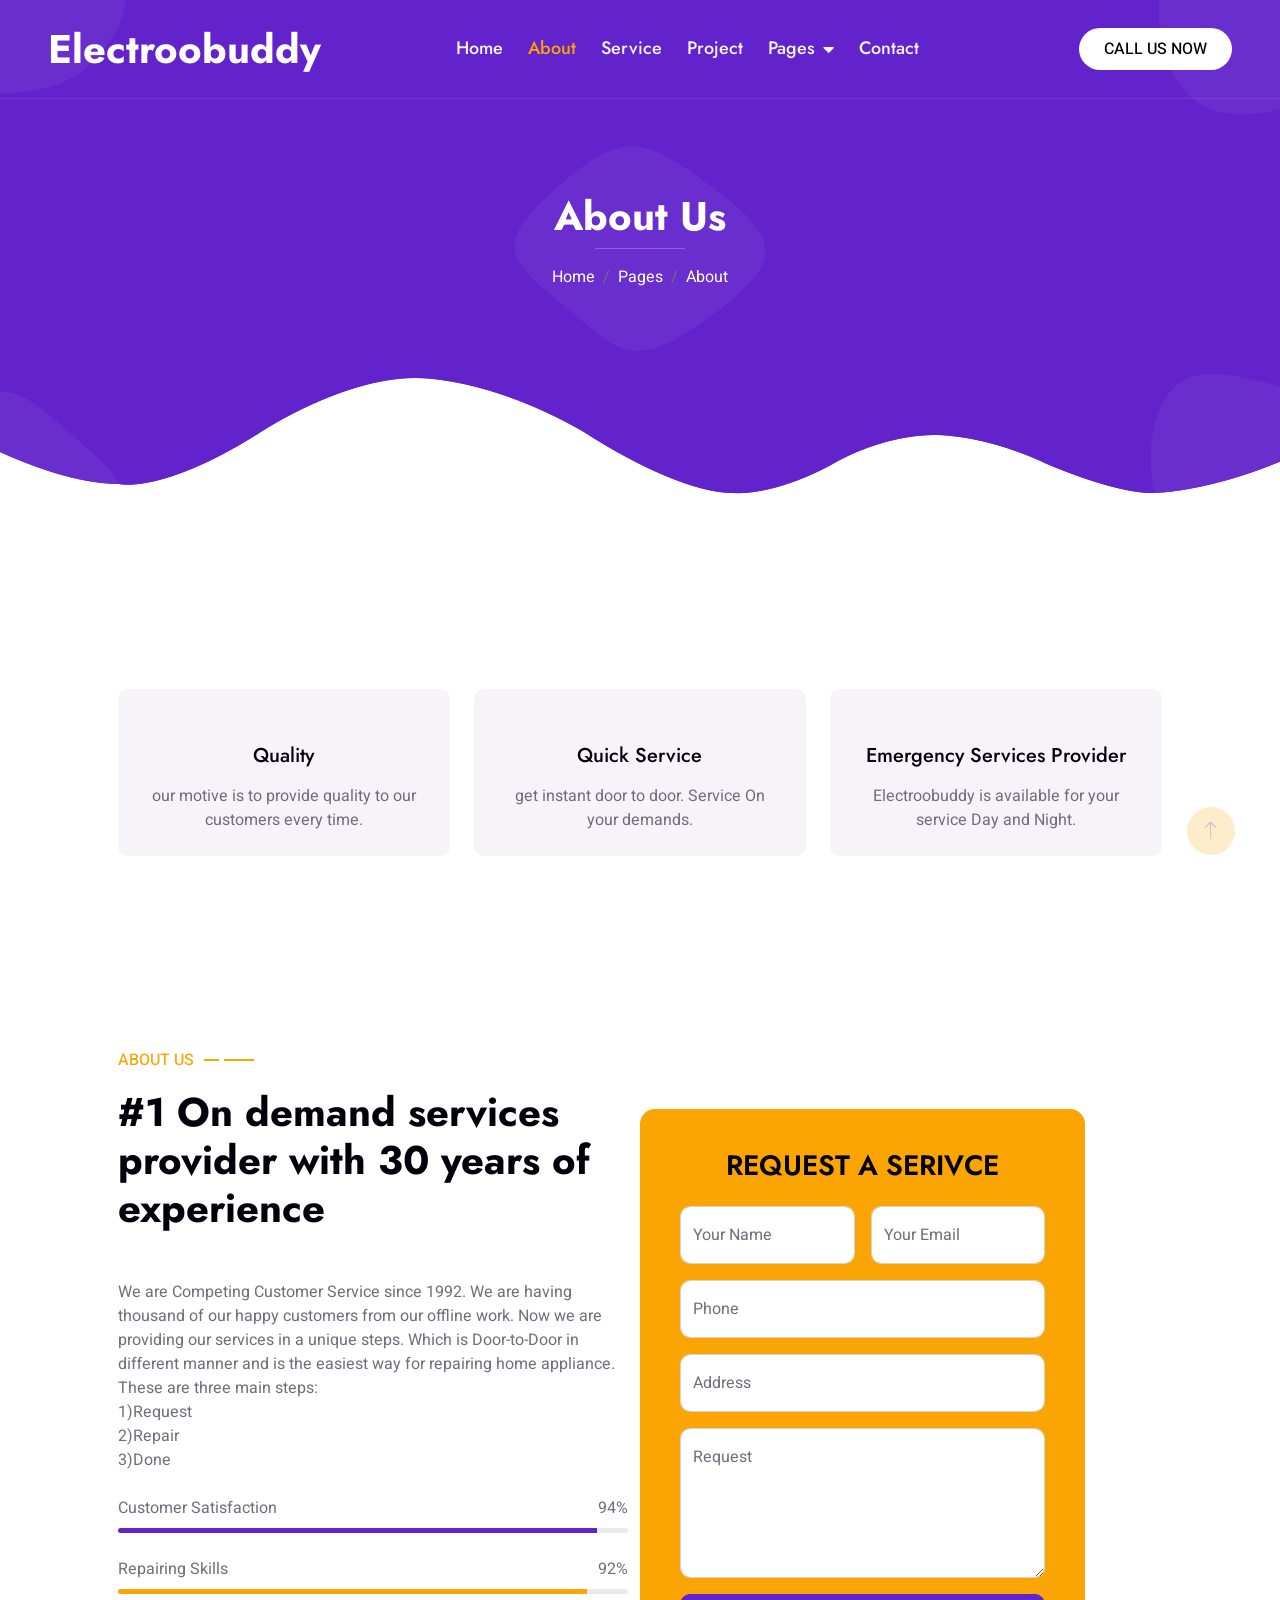
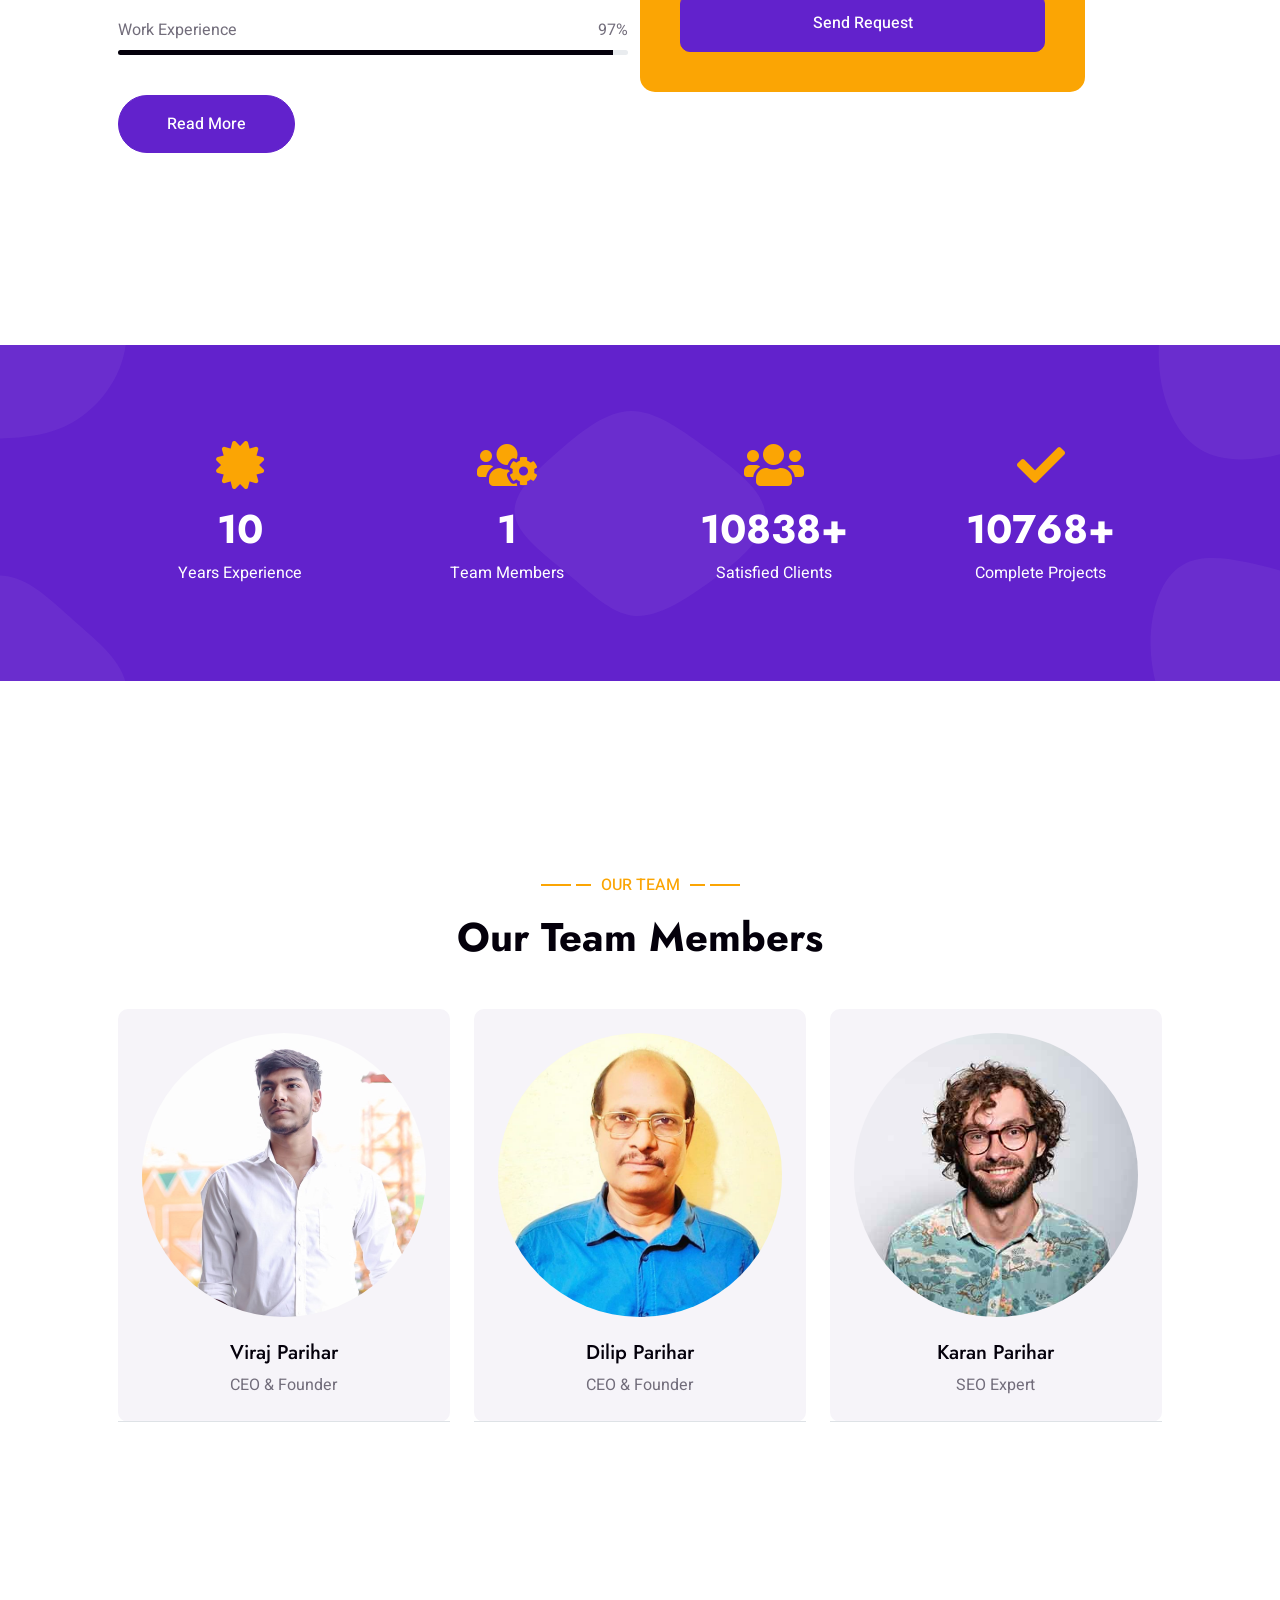
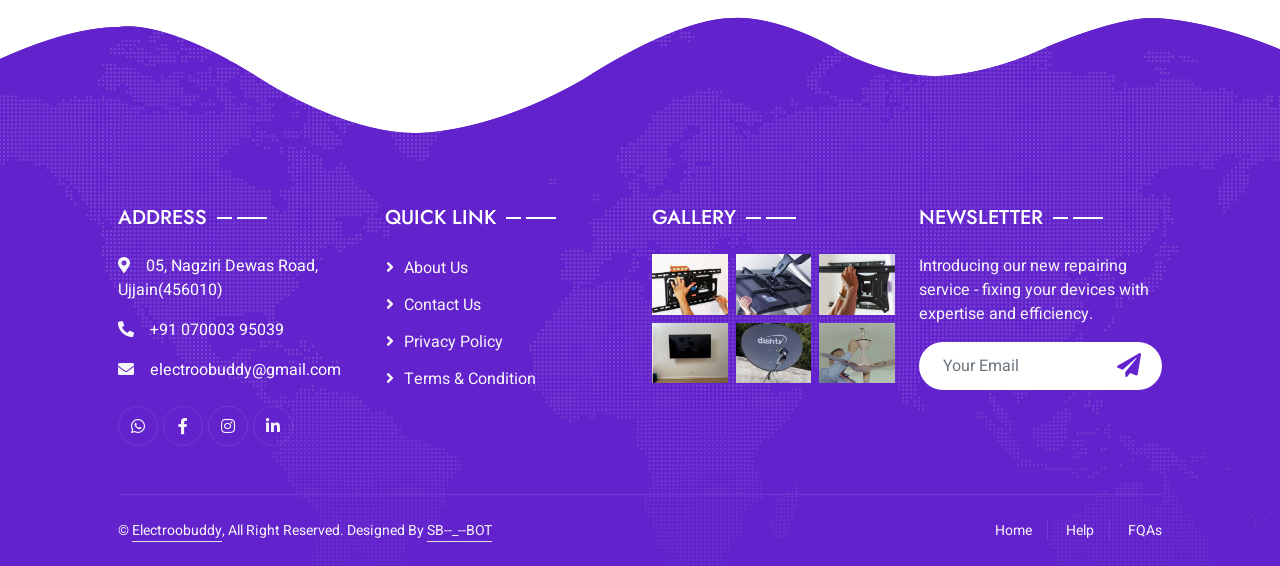
<file: about.html>
<!DOCTYPE html>
<html lang="en">

<head>
    <meta charset="utf-8">
    <title>Electroobuddy</title>
    <meta content="width=device-width, initial-scale=1.0, maximum-scale=5.0, user-scalable=yes" name="viewport">
    <meta content="" name="keywords">
    <meta content="" name="description">

    <!-- Favicon -->
    <link href="img/favicon.ico" rel="icon">

    <!-- Google Web Fonts -->
    <link rel="preconnect" href="https://fonts.googleapis.com">
    <link rel="preconnect" href="https://fonts.gstatic.com" crossorigin>
    <link href="https://fonts.googleapis.com/css2?family=Heebo:wght@400;500&family=Jost:wght@500;600;700&display=swap" rel="stylesheet"> 

    <!-- Icon Font Stylesheet -->
    <link href="https://cdnjs.cloudflare.com/ajax/libs/font-awesome/5.10.0/css/all.min.css" rel="stylesheet">
    <link rel="stylesheet" href="https://site-assets.fontawesome.com/releases/v6.2.1/css/all.css">
    <link href="https://cdn.jsdelivr.net/npm/bootstrap-icons@1.4.1/font/bootstrap-icons.css" rel="stylesheet">

    <!-- Libraries Stylesheet -->
    <link href="lib/animate/animate.min.css" rel="stylesheet">
    <link href="lib/owlcarousel/assets/owl.carousel.min.css" rel="stylesheet">
    <link href="lib/lightbox/css/lightbox.min.css" rel="stylesheet">

    <!-- Customized Bootstrap Stylesheet -->
    <link href="css/bootstrap.min.css" rel="stylesheet">

    <!-- Template Stylesheet -->
    <link href="css/style.css" rel="stylesheet">
</head>

<body>
    <div class="container-xxl bg-white p-0">
        <!-- Spinner Start -->
        <div id="spinner" class="show bg-white position-fixed translate-middle w-100 vh-100 top-50 start-50 d-flex align-items-center justify-content-center">
            <div class="spinner-grow text-primary" style="width: 3rem; height: 3rem;" role="status">
                <span class="sr-only">Loading...</span>
            </div>
        </div>
        <!-- Spinner End -->


        <!-- Navbar & Hero Start -->
        <div class="container-xxl position-relative p-0">
            <nav class="navbar navbar-expand-lg navbar-light px-4 px-lg-5 py-3 py-lg-0">
                <a href="index.html" class="navbar-brand p-0">
                    <h1 class="m-0">Electroobuddy</h1>
                    <!-- <img src="img/logo.png" alt="Logo"> -->
                </a>
                <button class="navbar-toggler" type="button" data-bs-toggle="collapse" data-bs-target="#navbarCollapse">
                    <span class="fa fa-bars"></span>
                </button>
                <div class="collapse navbar-collapse" id="navbarCollapse">
                    <div class="navbar-nav mx-auto py-0">
                        <a href="index.html" class="nav-item nav-link">Home</a>
                        <a href="about.html" class="nav-item nav-link active">About</a>
                        <a href="service.html" class="nav-item nav-link">Service</a>
                        <a href="project.html" class="nav-item nav-link">Project</a>
                        <div class="nav-item dropdown">
                            <a href="#" class="nav-link dropdown-toggle" data-bs-toggle="dropdown">Pages</a>
                            <div class="dropdown-menu m-0">
                                <a href="team.html" class="dropdown-item">Our Team</a>
                                <a href="testimonial.html" class="dropdown-item">Testimonial</a>
                                <a href="gallery.html" class="dropdown-item">Gallery</a>
                            </div>
                        </div>
                        <a href="contact.html" class="nav-item nav-link">Contact</a>
                    </div>
                    <a href="tel:9107000395039" class="btn rounded-pill py-2 px-4 ms-3 d-none d-lg-block">CALL US NOW</a>
                </div>
            </nav>

            <div class="container-xxl py-5 bg-primary hero-header">
                <div class="container my-5 py-5 px-lg-5">
                    <div class="row g-5 py-5">
                        <div class="col-12 text-center">
                            <h1 class="text-white animated slideInDown">About Us</h1>
                            <hr class="bg-white mx-auto mt-0" style="width: 90px;">
                            <nav aria-label="breadcrumb">
                                <ol class="breadcrumb justify-content-center">
                                    <li class="breadcrumb-item"><a class="text-white" href="index.html">Home</a></li>
                                    <li class="breadcrumb-item text-white">Pages</li>
                                    <li class="breadcrumb-item text-white active" aria-current="page">About</li>
                                </ol>
                            </nav>
                        </div>
                    </div>
                </div>
            </div>
        </div>
        <!-- Navbar & Hero End -->


        <!-- Feature Start -->
        <div id="feature" class="container-xxl py-5">
            <div class="container py-5 px-lg-5">
                <div class="row g-4">
                    <div class="col-lg-4 wow fadeInUp" data-wow-delay="0.1s">
                        <div class="feature-item bg-light rounded text-center p-4">
                            <i class="fa fa-3x fa-hundred-points text-primary mb-4"></i>
                            <h5 class="mb-3">Quality</h5>
                            <p class="m-0">our motive is to provide quality to our customers every time.</p>
                        </div>
                    </div>
                    <div class="col-lg-4 wow fadeInUp" data-wow-delay="0.3s">
                        <div class="feature-item bg-light rounded text-center p-4">
                            <i class="fa fa-3x fa-truck-bolt text-primary mb-4"></i>
                            <h5 class="mb-3">Quick Service</h5>
                            <p class="m-0">get instant door to door. Service On your demands.</p>
                        </div>
                    </div>
                    <div class="col-lg-4 wow fadeInUp" data-wow-delay="0.5s">
                        <div class="feature-item bg-light rounded text-center p-4">
                            <i class="fa fa-3x fa-light-emergency text-primary mb-4"></i>
                            <h5 class="mb-3">Emergency Services Provider</h5>
                            <p class="m-0">Electroobuddy is available for your service Day and Night.</p>
                        </div>
                    </div>
                </div>
            </div>
        </div>

        <!-- Feature End -->


        <!-- About Start -->
        <div class="container-xxl py-5">
            <div class="container py-5 px-lg-5">
                <div class="row g-5 align-items-center">
                    <div class="col-lg-6 wow fadeInUp" data-wow-delay="0.1s">
                        <p class="section-title text-secondary">About Us<span></span></p>
                        <h1 class="mb-5">#1 On demand services provider with 30 years of experience</h1>
                        <p class="mb-4">We are Competing Customer Service since 1992. We are having thousand of our happy customers from our offline work. Now we are providing our services in a unique steps. Which is Door-to-Door in different manner and is the easiest way for repairing home appliance. These are three main steps:<br>1)Request<br>2)Repair<br>3)Done</p>
                        <div class="skill mb-4">
                            <div class="d-flex justify-content-between">
                                <p class="mb-2">Customer Satisfaction</p>
                                <p class="mb-2">94%</p>
                            </div>
                            <div class="progress">
                                <div class="progress-bar bg-primary" role="progressbar" aria-valuenow="94" aria-valuemin="0" aria-valuemax="100"></div>
                            </div>
                        </div>
                        <div class="skill mb-4">
                            <div class="d-flex justify-content-between">
                                <p class="mb-2">Repairing Skills</p>
                                <p class="mb-2">92%</p>
                            </div>
                            <div class="progress">
                                <div class="progress-bar bg-secondary" role="progressbar" aria-valuenow="92" aria-valuemin="0" aria-valuemax="100"></div>
                            </div>
                        </div>
                        <div class="skill mb-4">
                            <div class="d-flex justify-content-between">
                                <p class="mb-2">Work Experience</p>
                                <p class="mb-2">97%</p>
                            </div>
                            <div class="progress">
                                <div class="progress-bar bg-dark" role="progressbar" aria-valuenow="97" aria-valuemin="0" aria-valuemax="100"></div>
                            </div>
                        </div>
                        <a href="#xpsection" class="btn btn-primary py-sm-3 px-sm-5 rounded-pill mt-3">Read More</a>
                    </div>
                    <div class="col-lg-5 wow fadeInUp" data-wow-delay="0.1s" style="background-color: #FBA504; border-radius: 15px; padding: 40px;">
                        <h3 class="text-center mb-4">REQUEST A SERIVCE</h3>
                        <form target="_blank" action="https://formsubmit.co/electroobuddy+letter@gmail.com" method="POST">
                            <div class="row g-3">
                                <div class="col-md-6">
                                    <div class="form-floating">
                                        <input  type="text" name="name" class="form-control" id="name" placeholder="Your Name" required>
                                        <label for="name">Your Name</label>
                                    </div>
                                </div>
                                <div class="col-md-6">
                                    <div class="form-floating">
                                        <input type="email" name="email" class="form-control" id="email" placeholder="Your Email" required>
                                        <label for="email">Your Email</label>
                                    </div>
                                </div>
                                <div class="col-12">
                                    <div class="form-floating">
                                        <input type="number" name="number" class="form-control" id="number" placeholder="number" required>
                                        <label for="number">Phone</label>
                                    </div>
                                </div>
                                <div class="col-12">
                                    <div class="form-floating">
                                        <input type="text" name="address" class="form-control" id="address" placeholder="address" required>
                                        <label for="address">Address</label>
                                    </div>
                                </div>
                                <div class="col-12">
                                    <div class="form-floating">
                                        <textarea type="text" name="request" class="form-control" placeholder="Leave a request here" id="request" style="height: 150px" required></textarea>
                                        <label for="request">Request</label>
                                    </div>
                                </div>
                                <div class="col-12">
                                    <button class="btn btn-primary w-100 py-3" type="submit">Send Request</button>
                                </div>
                            </div>
                            <input type="hidden" name="_template" value="table"/>
                        </form>
                    </div>
                </div>
            </div>
        </div>
        <!-- About End -->


        <!-- Facts Start -->
        <div id="xpsection" class="container-xxl bg-primary fact py-5 wow fadeInUp" data-wow-delay="0.1s">
            <div class="container py-5 px-lg-5">
                <div class="row g-4">
                    <div class="col-md-6 col-lg-3 text-center wow fadeIn" data-wow-delay="0.1s">
                        <i class="fa fa-certificate fa-3x text-secondary mb-3"></i>
                        <h1 class="text-white mb-2" data-toggle="counter-up">33</h1>
                        <p class="text-white mb-0">Years Experience</p>
                    </div>
                    <div class="col-md-6 col-lg-3 text-center wow fadeIn" data-wow-delay="0.3s">
                        <i class="fa fa-users-cog fa-3x text-secondary mb-3"></i>
                        <h1 class="text-white mb-2" data-toggle="counter-up">4</h1>
                        <p class="text-white mb-0">Team Members</p>
                    </div>
                    <div class="col-md-6 col-lg-3 text-center wow fadeIn" data-wow-delay="0.5s">
                        <i class="fa fa-users fa-3x text-secondary mb-3"></i>
			<h1 class="text-white mb-2"><span data-toggle="counter-up">36127</span>+</h1>
                        <p class="text-white mb-0">Satisfied Clients</p>
                    </div>
                    <div class="col-md-6 col-lg-3 text-center wow fadeIn" data-wow-delay="0.7s">
                        <i class="fa fa-check fa-3x text-secondary mb-3"></i>
                        <h1 class="text-white mb-2"><span data-toggle="counter-up">36500</span>+</h1>
                        <p class="text-white mb-0">Complete Projects</p>
                    </div>
                </div>
            </div>
        </div>
        <!-- Facts End -->        

        <!-- Team Start -->
        <div class="container-xxl py-5">
            <div class="container py-5 px-lg-5">
                <div class="wow fadeInUp" data-wow-delay="0.1s">
                    <p class="section-title text-secondary justify-content-center"><span></span>Our Team<span></span></p>
                    <h1 class="text-center mb-5">Our Team Members</h1>
                </div>
                <div class="row g-4">
                    <div class="col-lg-4 col-md-6 wow fadeInUp" data-wow-delay="0.1s">
                        <div class="team-item bg-light rounded">
                            <div class="text-center border-bottom p-4">
                                <img class="img-fluid rounded-circle mb-4" src="img/team-1.jpg" alt="Viraj Parihar">
                                <h5>Viraj Parihar</h5>
                                <span>CEO & Founder</span>
                            </div>
                        </div>
                    </div>
                    <div class="col-lg-4 col-md-6 wow fadeInUp" data-wow-delay="0.3s">
                        <div class="team-item bg-light rounded">
                            <div class="text-center border-bottom p-4">
                                <img class="img-fluid rounded-circle mb-4" src="img/team-2.jpg" alt="Dilip Parihar">
                                <h5>Dilip Parihar</h5>
                                <span>CEO & Founder</span>
                            </div>
                        </div>
                    </div>
                    <div class="col-lg-4 col-md-6 wow fadeInUp" data-wow-delay="0.5s">
                        <div class="team-item bg-light rounded">
                            <div class="text-center border-bottom p-4">
                                <img class="img-fluid rounded-circle mb-4" src="img/team-3.jpg" alt="">
                                <h5>Karan Parihar</h5>
                                <span>SEO Expert</span>
                            </div>
                        </div>
                    </div>
                </div>
            </div>
        </div>
        <!-- Team End -->
        

        <!-- Footer Start -->
        <div class="container-fluid bg-primary text-light footer wow fadeIn" data-wow-delay="0.1s">
            <div class="container py-5 px-lg-5">
                <div class="row g-5">
                    <div class="col-md-6 col-lg-3">
                        <p class="section-title text-white h5 mb-4">Address<span></span></p>
                        <p><i class="fa fa-map-marker-alt me-3"></i><a class="text-white" href="https://goo.gl/maps/vXm1SiPr6QECoqbH7" target="_blank">05, Nagziri Dewas Road, Ujjain(456010)</a></p>
                        <p><i class="fa fa-phone-alt me-3"></i><a class="text-white" href="tel:9107000395039" target="_blank">+91 070003 95039</a></p>
                        <p><i class="fa fa-envelope me-3"></i><a class="text-white" href="mailto:electroobuddy@gmail.com" target="_blank">electroobuddy@gmail.com</p>
                        <div class="d-flex pt-2">
                            <a class="btn btn-outline-light btn-social" href="https://wa.me/9107000395039"><i class="fab fa-whatsapp"></i></a>
                            <a class="btn btn-outline-light btn-social" href=""><i class="fab fa-facebook-f"></i></a>
                            <a class="btn btn-outline-light btn-social" href="https://instagram.com/electroo_buddy"><i class="fab fa-instagram"></i></a>
                            <a class="btn btn-outline-light btn-social" href=""><i class="fab fa-linkedin-in"></i></a>
                        </div>
                    </div>
                    <div class="col-md-6 col-lg-3">
                        <p class="section-title text-white h5 mb-4">Quick Link<span></span></p>
                        <a class="btn btn-link" href="about.html">About Us</a>
                        <a class="btn btn-link" href="contact.html">Contact Us</a>
                        <a class="btn btn-link" href="privacy-policy.html">Privacy Policy</a>
                        <a class="btn btn-link" href="Terms-and-Condition.html">Terms & Condition</a>
                    </div>
                    <div class="col-md-6 col-lg-3">
                        <p class="section-title text-white h5 mb-4">Gallery<span></span></p>
                        <div class="row g-2">
                            <div class="col-4">
                                <img class="img-fluid" src="img/portfolio-1.jpg" alt="Image">
                            </div>
                            <div class="col-4">
                                <img class="img-fluid" src="img/portfolio-2.jpg" alt="Image">
                            </div>
                            <div class="col-4">
                                <img class="img-fluid" src="img/portfolio-3.jpg" alt="Image">
                            </div>
                            <div class="col-4">
                                <img class="img-fluid" src="img/portfolio-4.jpg" alt="Image">
                            </div>
                            <div class="col-4">
                                <img class="img-fluid" src="img/portfolio-5.jpg" alt="Image">
                            </div>
                            <div class="col-4">
                                <img class="img-fluid" src="img/portfolio-6.jpg" alt="Image">
                            </div>
                        </div>
                    </div>
                    <div class="col-md-6 col-lg-3">
                        <p class="section-title text-white h5 mb-4">Newsletter<span></span></p>
                        <p>Introducing our new repairing service - fixing your devices with expertise and efficiency.</p>
                        <form target="_blank" class="position-relative w-100 mt-3" action="https://formsubmit.co/electroobuddy@gmail.com" method="POST">
                            <input class="form-control border-0 rounded-pill w-100 ps-4 pe-5" type="email" name="email" placeholder="Your Email" style="height: 48px;" required>
                            <button type="submit" class="btn shadow-none position-absolute top-0 end-0 mt-1 me-2"><i class="fa fa-paper-plane text-primary fs-4"></i></button>
                        </form>
                    </div>
                </div>
            </div>
            <div class="container px-lg-5">
                <div class="copyright">
                    <div class="row">
                        <div class="col-md-6 text-center text-md-start mb-3 mb-md-0">
                            &copy; <a class="border-bottom" href="index.html">Electroobuddy</a>, All Right Reserved. 
							
							
							Designed By <a class="border-bottom" href="https://sbbbotgh.github.io/class-144-pro/">SB--_--BOT</a>
                        </div>
                        <div class="col-md-6 text-center text-md-end">
                            <div class="footer-menu">
                                <a href="index.html">Home</a>
                                <a href="contact.html">Help</a>
                                <a href="">FQAs</a>
                            </div>
                        </div>
                    </div>
                </div>
            </div>
        </div>
        <!-- Footer End -->


        <!-- Back to Top -->
        <a href="#" class="btn btn-lg btn-secondary btn-lg-square back-to-top"><i class="bi bi-arrow-up"></i></a>
    </div>

    <!-- JavaScript Libraries -->
    <script src="https://code.jquery.com/jquery-3.4.1.min.js"></script>
    <script src="https://cdn.jsdelivr.net/npm/bootstrap@5.0.0/dist/js/bootstrap.bundle.min.js"></script>
    <script src="lib/wow/wow.min.js"></script>
    <script src="lib/easing/easing.min.js"></script>
    <script src="lib/waypoints/waypoints.min.js"></script>
    <script src="lib/counterup/counterup.min.js"></script>
    <script src="lib/owlcarousel/owl.carousel.min.js"></script>
    <script src="lib/isotope/isotope.pkgd.min.js"></script>
    <script src="lib/lightbox/js/lightbox.min.js"></script>

    <!-- Template Javascript -->
    <script src="js/main.js"></script>
</body>

</html>
</file>
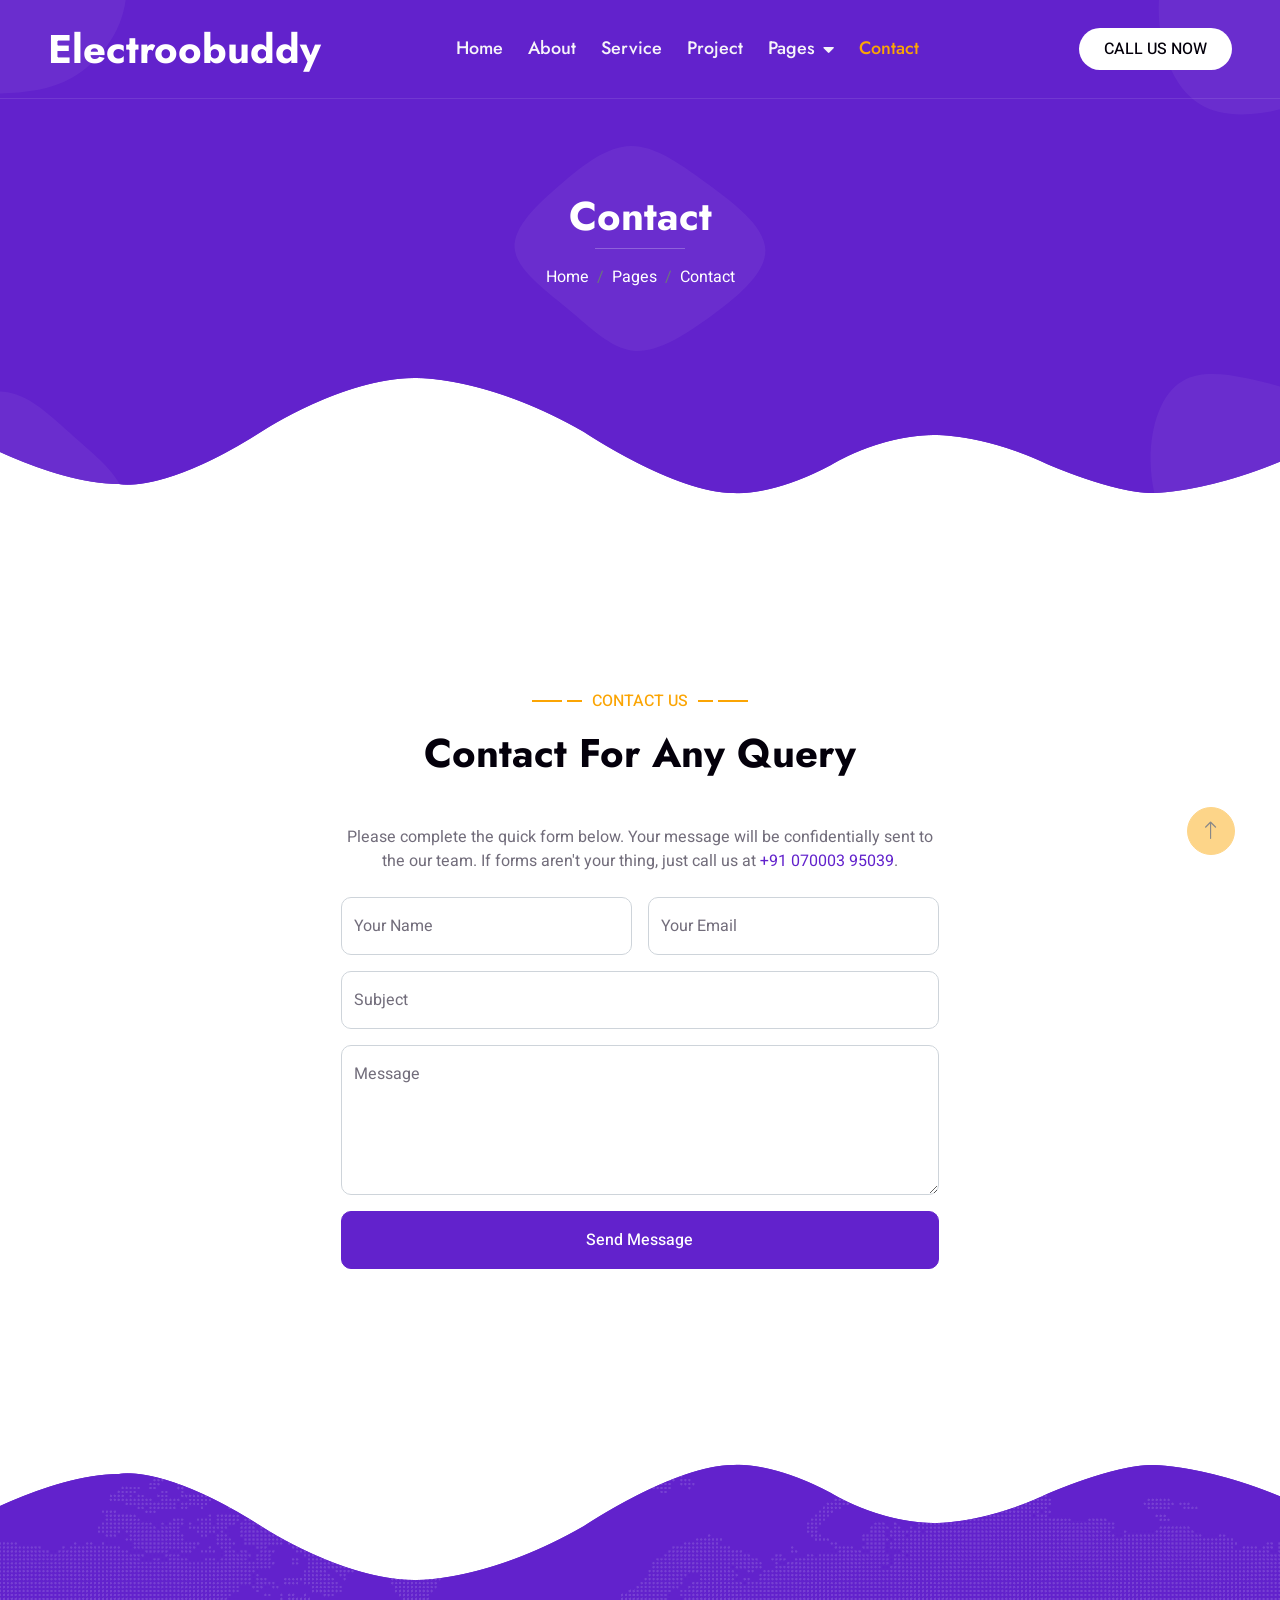
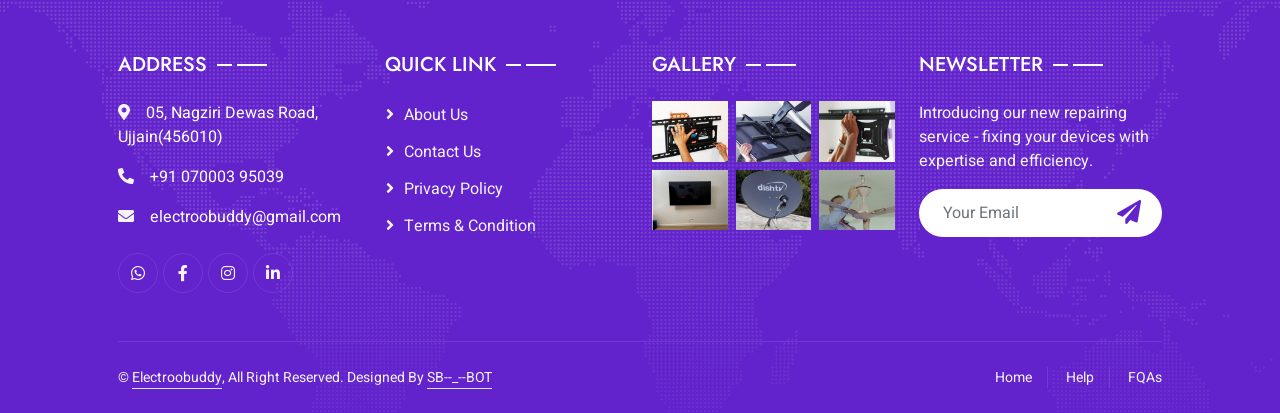
<file: contact.html>
<!DOCTYPE html>
<html lang="en">

<head>
    <meta charset="utf-8">
    <title>Electroobuddy</title>
    <meta content="width=device-width, initial-scale=1.0, maximum-scale=5.0, user-scalable=yes" name="viewport">
    <meta content="" name="keywords">
    <meta content="" name="description">

    <!-- Favicon -->
    <link href="img/favicon.ico" rel="icon">

    <!-- Google Web Fonts -->
    <link rel="preconnect" href="https://fonts.googleapis.com">
    <link rel="preconnect" href="https://fonts.gstatic.com" crossorigin>
    <link href="https://fonts.googleapis.com/css2?family=Heebo:wght@400;500&family=Jost:wght@500;600;700&display=swap" rel="stylesheet"> 

    <!-- Icon Font Stylesheet -->
    <link href="https://cdnjs.cloudflare.com/ajax/libs/font-awesome/5.10.0/css/all.min.css" rel="stylesheet">
    <link rel="stylesheet" href="https://site-assets.fontawesome.com/releases/v6.2.1/css/all.css">
    <link href="https://cdn.jsdelivr.net/npm/bootstrap-icons@1.4.1/font/bootstrap-icons.css" rel="stylesheet">

    <!-- Libraries Stylesheet -->
    <link href="lib/animate/animate.min.css" rel="stylesheet">
    <link href="lib/owlcarousel/assets/owl.carousel.min.css" rel="stylesheet">
    <link href="lib/lightbox/css/lightbox.min.css" rel="stylesheet">

    <!-- Customized Bootstrap Stylesheet -->
    <link href="css/bootstrap.min.css" rel="stylesheet">

    <!-- Template Stylesheet -->
    <link href="css/style.css" rel="stylesheet">
</head>

<body>
    <div class="container-xxl bg-white p-0">
        <!-- Spinner Start -->
        <div id="spinner" class="show bg-white position-fixed translate-middle w-100 vh-100 top-50 start-50 d-flex align-items-center justify-content-center">
            <div class="spinner-grow text-primary" style="width: 3rem; height: 3rem;" role="status">
                <span class="sr-only">Loading...</span>
            </div>
        </div>
        <!-- Spinner End -->


        <!-- Navbar & Hero Start -->
        <div class="container-xxl position-relative p-0">
            <nav class="navbar navbar-expand-lg navbar-light px-4 px-lg-5 py-3 py-lg-0">
                <a href="index.html" class="navbar-brand p-0">
                    <h1 class="m-0">Electroobuddy</h1>
                    <!-- <img src="img/logo.png" alt="Logo"> -->
                </a>
                <button class="navbar-toggler" type="button" data-bs-toggle="collapse" data-bs-target="#navbarCollapse">
                    <span class="fa fa-bars"></span>
                </button>
                <div class="collapse navbar-collapse" id="navbarCollapse">
                    <div class="navbar-nav mx-auto py-0">
                        <a href="index.html" class="nav-item nav-link">Home</a>
                        <a href="about.html" class="nav-item nav-link">About</a>
                        <a href="service.html" class="nav-item nav-link">Service</a>
                        <a href="project.html" class="nav-item nav-link">Project</a>
                        <div class="nav-item dropdown">
                            <a href="#" class="nav-link dropdown-toggle" data-bs-toggle="dropdown">Pages</a>
                            <div class="dropdown-menu m-0">
                                <a href="team.html" class="dropdown-item">Our Team</a>
                                <a href="testimonial.html" class="dropdown-item">Testimonial</a>
                                <a href="gallery.html" class="dropdown-item">Gallery</a>
                            </div>
                        </div>
                        <a href="contact.html" class="nav-item nav-link active">Contact</a>
                    </div>
                    <a href="tel:9107000395039" class="btn rounded-pill py-2 px-4 ms-3 d-none d-lg-block">CALL US NOW</a>
                </div>
            </nav>

            <div class="container-xxl py-5 bg-primary hero-header">
                <div class="container my-5 py-5 px-lg-5">
                    <div class="row g-5 py-5">
                        <div class="col-12 text-center">
                            <h1 class="text-white animated slideInDown">Contact</h1>
                            <hr class="bg-white mx-auto mt-0" style="width: 90px;">
                            <nav aria-label="breadcrumb">
                                <ol class="breadcrumb justify-content-center">
                                    <li class="breadcrumb-item"><a class="text-white" href="index.html">Home</a></li>
                                    <li class="breadcrumb-item text-white">Pages</a></li>
                                    <li class="breadcrumb-item text-white active" aria-current="page">Contact</li>
                                </ol>
                            </nav>
                        </div>
                    </div>
                </div>
            </div>
        </div>
        <!-- Navbar & Hero End -->


        <!-- Contact Start -->
        <div class="container-xxl py-5">
            <div class="container py-5 px-lg-5">
                <div class="wow fadeInUp" data-wow-delay="0.1s">
                    <p class="section-title text-secondary justify-content-center"><span></span>Contact Us<span></span></p>
                    <h1 class="text-center mb-5">Contact For Any Query</h1>
                </div>
                <div class="row justify-content-center">
                    <div class="col-lg-7">
                        <div class="wow fadeInUp" data-wow-delay="0.3s">
                            <p class="text-center mb-4">Please complete the quick form below. Your message will be confidentially sent to the our team. If forms aren't your thing, just call us at <a href="tel:+9107000395039">+91 070003 95039</a>.</p>
                            <form target="_blank" action="https://formsubmit.co/sahibveer.singh+letter@icloud.com" method="POST" >
                                <div class="row g-3">
                                    <div class="col-md-6">
                                        <div class="form-floating">
                                            <input  type="text" name="name" class="form-control" id="name" placeholder="Your Name" required>
                                            <label for="name">Your Name</label>
                                        </div>
                                    </div>
                                    <div class="col-md-6">
                                        <div class="form-floating">
                                            <input type="email" name="email" class="form-control" id="email" placeholder="Your Email" required>
                                            <label for="email">Your Email</label>
                                        </div>
                                    </div>
                                    <div class="col-12">
                                        <div class="form-floating">
                                            <input type="text" name="subject" class="form-control" id="subject" placeholder="Subject" required>
                                            <label for="subject">Subject</label>
                                        </div>
                                    </div>
                                    <div class="col-12">
                                        <div class="form-floating">
                                            <textarea type="text" name="message" class="form-control" placeholder="Leave a message here" id="message" style="height: 150px" required></textarea>
                                            <label for="message">Message</label>
                                        </div>
                                    </div>
                                    <div class="col-12">
                                        <button class="btn btn-primary w-100 py-3" type="submit">Send Message</button>
                                    </div>
                                </div>
                                <input type="hidden" name="_template" value="table"/>
                            </form>
                        </div>
                    </div>
                </div>
            </div>
        </div>
        <!-- Contact End -->
        

        <!-- Footer Start -->
        <div class="container-fluid bg-primary text-light footer wow fadeIn" data-wow-delay="0.1s">
            <div class="container py-5 px-lg-5">
                <div class="row g-5">
                    <div class="col-md-6 col-lg-3">
                        <p class="section-title text-white h5 mb-4">Address<span></span></p>
                        <p><i class="fa fa-map-marker-alt me-3"></i><a class="text-white" href="https://goo.gl/maps/vXm1SiPr6QECoqbH7" target="_blank">05, Nagziri Dewas Road, Ujjain(456010)</a></p>
                        <p><i class="fa fa-phone-alt me-3"></i><a class="text-white" href="tel:9107000395039" target="_blank">+91 070003 95039</a></p>
                        <p><i class="fa fa-envelope me-3"></i><a class="text-white" href="mailto:electroobuddy@gmail.com" target="_blank">electroobuddy@gmail.com</p>
                        <div class="d-flex pt-2">
                            <a class="btn btn-outline-light btn-social" href="https://wa.me/9107000395039"><i class="fab fa-whatsapp"></i></a>
                            <a class="btn btn-outline-light btn-social" href=""><i class="fab fa-facebook-f"></i></a>
                            <a class="btn btn-outline-light btn-social" href="https://instagram.com/electroo_buddy"><i class="fab fa-instagram"></i></a>
                            <a class="btn btn-outline-light btn-social" href=""><i class="fab fa-linkedin-in"></i></a>
                        </div>
                    </div>
                    <div class="col-md-6 col-lg-3">
                        <p class="section-title text-white h5 mb-4">Quick Link<span></span></p>
                        <a class="btn btn-link" href="about.html">About Us</a>
                        <a class="btn btn-link" href="contact.html">Contact Us</a>
                        <a class="btn btn-link" href="privacy-policy.html">Privacy Policy</a>
                        <a class="btn btn-link" href="Terms-and-Condition.html">Terms & Condition</a>
                    </div>
                    <div class="col-md-6 col-lg-3">
                        <p class="section-title text-white h5 mb-4">Gallery<span></span></p>
                        <div class="row g-2">
                            <div class="col-4">
                                <img class="img-fluid" src="img/portfolio-1.jpg" alt="Image">
                            </div>
                            <div class="col-4">
                                <img class="img-fluid" src="img/portfolio-2.jpg" alt="Image">
                            </div>
                            <div class="col-4">
                                <img class="img-fluid" src="img/portfolio-3.jpg" alt="Image">
                            </div>
                            <div class="col-4">
                                <img class="img-fluid" src="img/portfolio-4.jpg" alt="Image">
                            </div>
                            <div class="col-4">
                                <img class="img-fluid" src="img/portfolio-5.jpg" alt="Image">
                            </div>
                            <div class="col-4">
                                <img class="img-fluid" src="img/portfolio-6.jpg" alt="Image">
                            </div>
                        </div>
                    </div>
                    <div class="col-md-6 col-lg-3">
                        <p class="section-title text-white h5 mb-4">Newsletter<span></span></p>
                        <p>Introducing our new repairing service - fixing your devices with expertise and efficiency.</p>
                        <form target="_blank" class="position-relative w-100 mt-3" action="https://formsubmit.co/electroobuddy@gmail.com" method="POST">
                            <input class="form-control border-0 rounded-pill w-100 ps-4 pe-5" type="email" name="email" placeholder="Your Email" style="height: 48px;" required>
                            <button type="submit" class="btn shadow-none position-absolute top-0 end-0 mt-1 me-2"><i class="fa fa-paper-plane text-primary fs-4"></i></button>
                        </form>
                    </div>
                </div>
            </div>
            <div class="container px-lg-5">
                <div class="copyright">
                    <div class="row">
                        <div class="col-md-6 text-center text-md-start mb-3 mb-md-0">
                            &copy; <a class="border-bottom" href="index.html">Electroobuddy</a>, All Right Reserved. 
							
							
							Designed By <a class="border-bottom" href="https://sbbbotgh.github.io/class-144-pro/">SB--_--BOT</a>
                        </div>
                        <div class="col-md-6 text-center text-md-end">
                            <div class="footer-menu">
                                <a href="index.html">Home</a>
                                <a href="contact.html">Help</a>
                                <a href="">FQAs</a>
                            </div>
                        </div>
                    </div>
                </div>
            </div>
        </div>
        <!-- Footer End -->


        <!-- Back to Top -->
        <a href="#" class="btn btn-lg btn-secondary btn-lg-square back-to-top"><i class="bi bi-arrow-up"></i></a>
    </div>

    <!-- JavaScript Libraries -->
    <script src="https://code.jquery.com/jquery-3.4.1.min.js"></script>
    <script src="https://cdn.jsdelivr.net/npm/bootstrap@5.0.0/dist/js/bootstrap.bundle.min.js"></script>
    <script src="lib/wow/wow.min.js"></script>
    <script src="lib/easing/easing.min.js"></script>
    <script src="lib/waypoints/waypoints.min.js"></script>
    <script src="lib/counterup/counterup.min.js"></script>
    <script src="lib/owlcarousel/owl.carousel.min.js"></script>
    <script src="lib/isotope/isotope.pkgd.min.js"></script>
    <script src="lib/lightbox/js/lightbox.min.js"></script>

    <!-- Template Javascript -->
    <script src="js/main.js"></script>
</body>

</html>
</file>
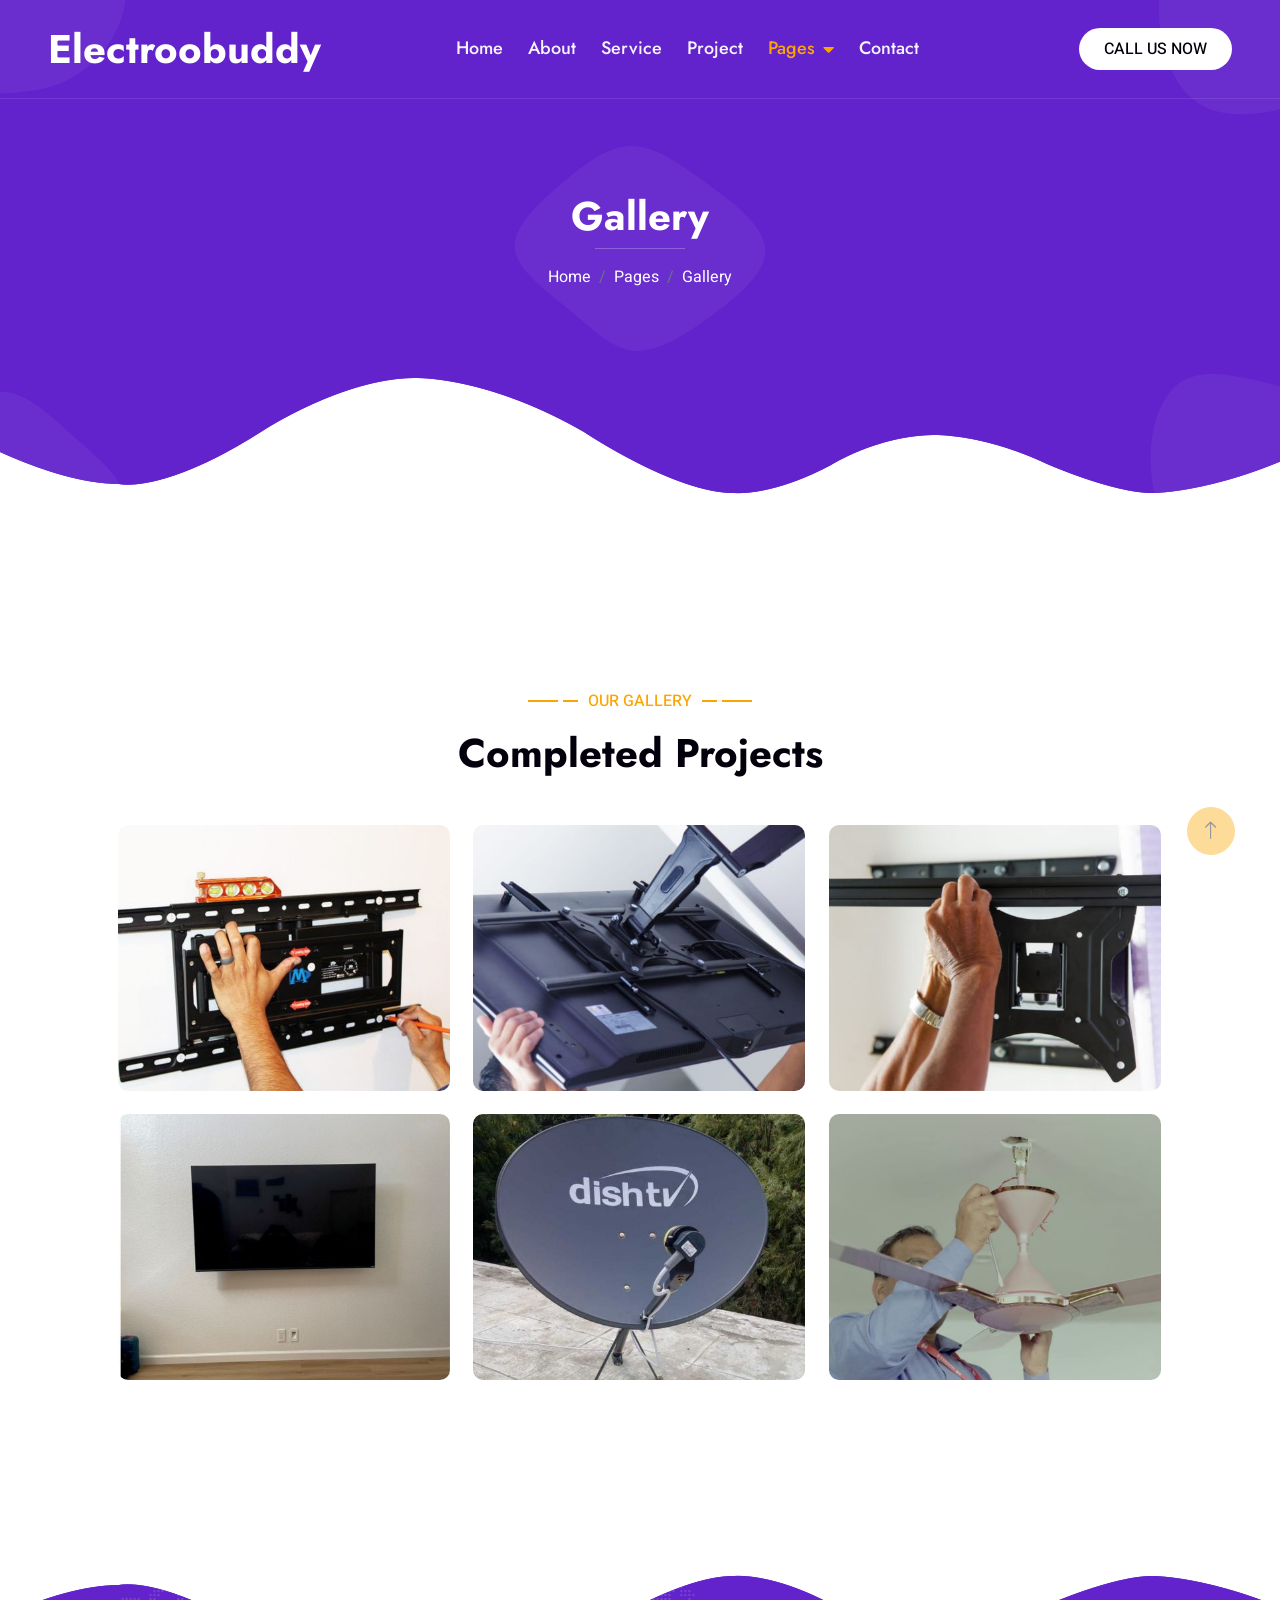
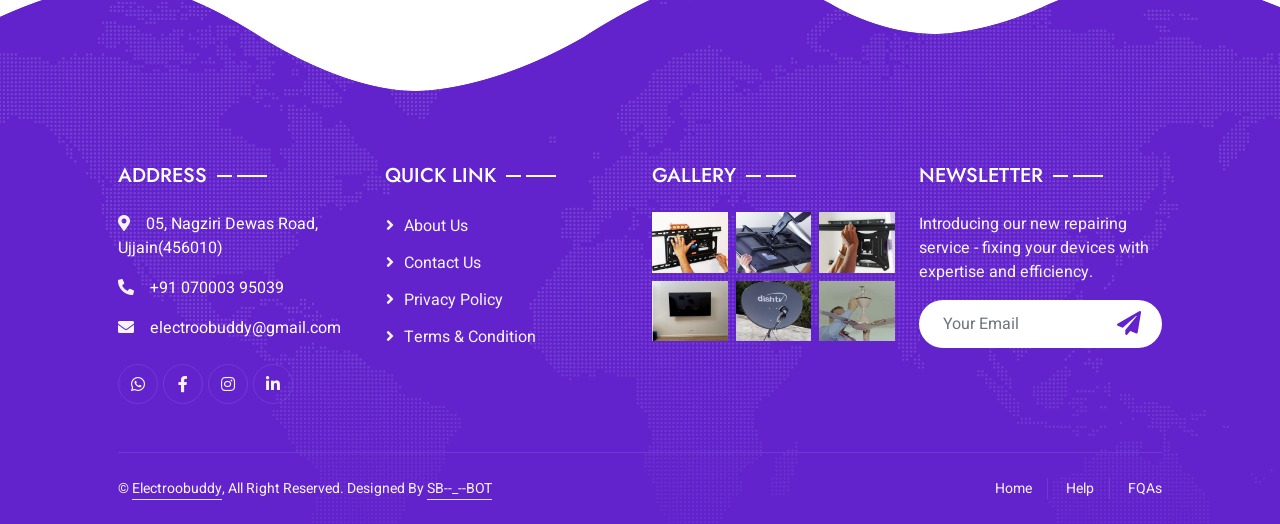
<file: gallery.html>
<!DOCTYPE html>
<html lang="en">

<head>
    <meta charset="utf-8">
    <title>Electroobuddy</title>
    <meta content="width=device-width, initial-scale=1.0, maximum-scale=5.0, user-scalable=yes" name="viewport">
    <meta content="" name="keywords">
    <meta content="" name="description">

    <!-- Favicon -->
    <link href="img/favicon.ico" rel="icon">

    <!-- Google Web Fonts -->
    <link rel="preconnect" href="https://fonts.googleapis.com">
    <link rel="preconnect" href="https://fonts.gstatic.com" crossorigin>
    <link href="https://fonts.googleapis.com/css2?family=Heebo:wght@400;500&family=Jost:wght@500;600;700&display=swap" rel="stylesheet"> 

    <!-- Icon Font Stylesheet -->
    <link href="https://cdnjs.cloudflare.com/ajax/libs/font-awesome/5.10.0/css/all.min.css" rel="stylesheet">
    <link rel="stylesheet" href="https://site-assets.fontawesome.com/releases/v6.2.1/css/all.css">
    <link href="https://cdn.jsdelivr.net/npm/bootstrap-icons@1.4.1/font/bootstrap-icons.css" rel="stylesheet">

    <!-- Libraries Stylesheet -->
    <link href="lib/animate/animate.min.css" rel="stylesheet">
    <link href="lib/owlcarousel/assets/owl.carousel.min.css" rel="stylesheet">
    <link href="lib/lightbox/css/lightbox.min.css" rel="stylesheet">

    <!-- Customized Bootstrap Stylesheet -->
    <link href="css/bootstrap.min.css" rel="stylesheet">

    <!-- Template Stylesheet -->
    <link href="css/style.css" rel="stylesheet">
</head>

<body>
    <div class="container-xxl bg-white p-0">
        <!-- Spinner Start -->
        <div id="spinner" class="show bg-white position-fixed translate-middle w-100 vh-100 top-50 start-50 d-flex align-items-center justify-content-center">
            <div class="spinner-grow text-primary" style="width: 3rem; height: 3rem;" role="status">
                <span class="sr-only">Loading...</span>
            </div>
        </div>
        <!-- Spinner End -->


        <!-- Navbar & Hero Start -->
        <div class="container-xxl position-relative p-0">
            <nav class="navbar navbar-expand-lg navbar-light px-4 px-lg-5 py-3 py-lg-0">
                <a href="index.html" class="navbar-brand p-0">
                    <h1 class="m-0">Electroobuddy</h1>
                    <!-- <img src="img/logo.png" alt="Logo"> -->
                </a>
                <button class="navbar-toggler" type="button" data-bs-toggle="collapse" data-bs-target="#navbarCollapse">
                    <span class="fa fa-bars"></span>
                </button>
                <div class="collapse navbar-collapse" id="navbarCollapse">
                    <div class="navbar-nav mx-auto py-0">
                        <a href="index.html" class="nav-item nav-link">Home</a>
                        <a href="about.html" class="nav-item nav-link">About</a>
                        <a href="service.html" class="nav-item nav-link">Service</a>
                        <a href="project.html" class="nav-item nav-link">Project</a>
                        <div class="nav-item dropdown">
                            <a href="#" class="nav-link dropdown-toggle active" data-bs-toggle="dropdown">Pages</a>
                            <div class="dropdown-menu m-0">
                                <a href="team.html" class="dropdown-item">Our Team</a>
                                <a href="testimonial.html" class="dropdown-item">Testimonial</a>
                                <a href="gallery.html" class="dropdown-item active">Gallery</a>
                            </div>
                        </div>
                        <a href="contact.html" class="nav-item nav-link">Contact</a>
                    </div>
                    <a href="tel:9107000395039" class="btn rounded-pill py-2 px-4 ms-3 d-none d-lg-block">CALL US NOW</a>
                </div>
            </nav>

            <div class="container-xxl py-5 bg-primary hero-header">
                <div class="container my-5 py-5 px-lg-5">
                    <div class="row g-5 py-5">
                        <div class="col-12 text-center">
                            <h1 class="text-white animated slideInDown">Gallery</h1>
                            <hr class="bg-white mx-auto mt-0" style="width: 90px;">
                            <nav aria-label="breadcrumb">
                                <ol class="breadcrumb justify-content-center">
                                    <li class="breadcrumb-item"><a class="text-white" href="index.html">Home</a></li>
                                    <li class="breadcrumb-item text-white">Pages</li>
                                    <li class="breadcrumb-item text-white active" aria-current="page">Gallery</li>
                                </ol>
                            </nav>
                        </div>
                    </div>
                </div>
            </div>
        </div>
        <!-- Navbar & Hero End -->


        <!-- Gallery Start -->
        <div class="container-xxl py-5">
            <div class="container py-5 px-lg-5">
                <div class="wow fadeInUp" data-wow-delay="0.1s">
                    <p class="section-title text-secondary justify-content-center"><span></span>Our Gallery<span></span></p>
                    <h1 class="text-center mb-5">Completed Projects</h1>
                </div>
                <div class="row g-4 portfolio-container">
                    <div class="col-lg-4 col-md-6 portfolio-item first wow fadeInUp" data-wow-delay="0.1s">
                        <div class="rounded overflow-hidden">
                            <div class="position-relative overflow-hidden">
                                <img class="img-fluid w-100" src="img/portfolio-1.jpg" alt="">
                                <div class="portfolio-overlay">
                                    <a class="btn btn-square btn-outline-light mx-1" href="img/portfolio-1.jpg" data-lightbox="portfolio"><i class="fa fa-eye"></i></a>
                                </div>
                            </div>
                        </div>
                    </div>
                    <div class="col-lg-4 col-md-6 portfolio-item second wow fadeInUp" data-wow-delay="0.3s">
                        <div class="rounded overflow-hidden">
                            <div class="position-relative overflow-hidden">
                                <img class="img-fluid w-100" src="img/portfolio-2.jpg" alt="">
                                <div class="portfolio-overlay">
                                    <a class="btn btn-square btn-outline-light mx-1" href="img/portfolio-2.jpg" data-lightbox="portfolio"><i class="fa fa-eye"></i></a>
                                </div>
                            </div>
                        </div>
                    </div>
                    <div class="col-lg-4 col-md-6 portfolio-item first wow fadeInUp" data-wow-delay="0.5s">
                        <div class="rounded overflow-hidden">
                            <div class="position-relative overflow-hidden">
                                <img class="img-fluid w-100" src="img/portfolio-3.jpg" alt="">
                                <div class="portfolio-overlay">
                                    <a class="btn btn-square btn-outline-light mx-1" href="img/portfolio-3.jpg" data-lightbox="portfolio"><i class="fa fa-eye"></i></a>
                                </div>
                            </div>
                        </div>
                    </div>
                    <div class="col-lg-4 col-md-6 portfolio-item second wow fadeInUp" data-wow-delay="0.1s">
                        <div class="rounded overflow-hidden">
                            <div class="position-relative overflow-hidden">
                                <img class="img-fluid w-100" src="img/portfolio-4.jpg" alt="">
                                <div class="portfolio-overlay">
                                    <a class="btn btn-square btn-outline-light mx-1" href="img/portfolio-4.jpg" data-lightbox="portfolio"><i class="fa fa-eye"></i></a>
                                </div>
                            </div>
                        </div>
                    </div>
                    <div class="col-lg-4 col-md-6 portfolio-item first wow fadeInUp" data-wow-delay="0.3s">
                        <div class="rounded overflow-hidden">
                            <div class="position-relative overflow-hidden">
                                <img class="img-fluid w-100" src="img/portfolio-5.jpg" alt="">
                                <div class="portfolio-overlay">
                                    <a class="btn btn-square btn-outline-light mx-1" href="img/portfolio-5.jpg" data-lightbox="portfolio"><i class="fa fa-eye"></i></a>
                                </div>
                            </div>
                        </div>
                    </div>
                    <div class="col-lg-4 col-md-6 portfolio-item second wow fadeInUp" data-wow-delay="0.5s">
                        <div class="rounded overflow-hidden">
                            <div class="position-relative overflow-hidden">
                                <img class="img-fluid w-100" src="img/portfolio-6.jpg" alt="">
                                <div class="portfolio-overlay">
                                    <a class="btn btn-square btn-outline-light mx-1" href="img/portfolio-6.jpg" data-lightbox="portfolio"><i class="fa fa-eye"></i></a>
                                </div>
                            </div>
                        </div>
                    </div>
                </div>
            </div>
        </div>
        <!-- Gallery End -->
        

        <!-- Footer Start -->
        <div class="container-fluid bg-primary text-light footer wow fadeIn" data-wow-delay="0.1s">
            <div class="container py-5 px-lg-5">
                <div class="row g-5">
                    <div class="col-md-6 col-lg-3">
                        <p class="section-title text-white h5 mb-4">Address<span></span></p>
                        <p><i class="fa fa-map-marker-alt me-3"></i><a class="text-white" href="https://goo.gl/maps/vXm1SiPr6QECoqbH7" target="_blank">05, Nagziri Dewas Road, Ujjain(456010)</a></p>
                        <p><i class="fa fa-phone-alt me-3"></i><a class="text-white" href="tel:9107000395039" target="_blank">+91 070003 95039</a></p>
                        <p><i class="fa fa-envelope me-3"></i><a class="text-white" href="mailto:electroobuddy@gmail.com" target="_blank">electroobuddy@gmail.com</p>
                        <div class="d-flex pt-2">
                            <a class="btn btn-outline-light btn-social" href="https://wa.me/9107000395039"><i class="fab fa-whatsapp"></i></a>
                            <a class="btn btn-outline-light btn-social" href=""><i class="fab fa-facebook-f"></i></a>
                            <a class="btn btn-outline-light btn-social" href="https://instagram.com/electroo_buddy"><i class="fab fa-instagram"></i></a>
                            <a class="btn btn-outline-light btn-social" href=""><i class="fab fa-linkedin-in"></i></a>
                        </div>
                    </div>
                    <div class="col-md-6 col-lg-3">
                        <p class="section-title text-white h5 mb-4">Quick Link<span></span></p>
                        <a class="btn btn-link" href="about.html">About Us</a>
                        <a class="btn btn-link" href="contact.html">Contact Us</a>
                        <a class="btn btn-link" href="privacy-policy.html">Privacy Policy</a>
                        <a class="btn btn-link" href="Terms-and-Condition.html">Terms & Condition</a>
                    </div>
                    <div class="col-md-6 col-lg-3">
                        <p class="section-title text-white h5 mb-4">Gallery<span></span></p>
                        <div class="row g-2">
                            <div class="col-4">
                                <img class="img-fluid" src="img/portfolio-1.jpg" alt="Image">
                            </div>
                            <div class="col-4">
                                <img class="img-fluid" src="img/portfolio-2.jpg" alt="Image">
                            </div>
                            <div class="col-4">
                                <img class="img-fluid" src="img/portfolio-3.jpg" alt="Image">
                            </div>
                            <div class="col-4">
                                <img class="img-fluid" src="img/portfolio-4.jpg" alt="Image">
                            </div>
                            <div class="col-4">
                                <img class="img-fluid" src="img/portfolio-5.jpg" alt="Image">
                            </div>
                            <div class="col-4">
                                <img class="img-fluid" src="img/portfolio-6.jpg" alt="Image">
                            </div>
                        </div>
                    </div>
                    <div class="col-md-6 col-lg-3">
                        <p class="section-title text-white h5 mb-4">Newsletter<span></span></p>
                        <p>Introducing our new repairing service - fixing your devices with expertise and efficiency.</p>
                        <form target="_blank" class="position-relative w-100 mt-3" action="https://formsubmit.co/electroobuddy@gmail.com" method="POST">
                            <input class="form-control border-0 rounded-pill w-100 ps-4 pe-5" type="email" name="email" placeholder="Your Email" style="height: 48px;" required>
                            <button type="submit" class="btn shadow-none position-absolute top-0 end-0 mt-1 me-2"><i class="fa fa-paper-plane text-primary fs-4"></i></button>
                        </form>
                    </div>
                </div>
            </div>
            <div class="container px-lg-5">
                <div class="copyright">
                    <div class="row">
                        <div class="col-md-6 text-center text-md-start mb-3 mb-md-0">
                            &copy; <a class="border-bottom" href="index.html">Electroobuddy</a>, All Right Reserved. 
							
							
							Designed By <a class="border-bottom" href="https://sbbbotgh.github.io/class-144-pro/">SB--_--BOT</a>
                        </div>
                        <div class="col-md-6 text-center text-md-end">
                            <div class="footer-menu">
                                <a href="index.html">Home</a>
                                <a href="contact.html">Help</a>
                                <a href="">FQAs</a>
                            </div>
                        </div>
                    </div>
                </div>
            </div>
        </div>
        <!-- Footer End -->



        <!-- Back to Top -->
        <a href="#" class="btn btn-lg btn-secondary btn-lg-square back-to-top"><i class="bi bi-arrow-up"></i></a>
    </div>

    <!-- JavaScript Libraries -->
    <script src="https://code.jquery.com/jquery-3.4.1.min.js"></script>
    <script src="https://cdn.jsdelivr.net/npm/bootstrap@5.0.0/dist/js/bootstrap.bundle.min.js"></script>
    <script src="lib/wow/wow.min.js"></script>
    <script src="lib/easing/easing.min.js"></script>
    <script src="lib/waypoints/waypoints.min.js"></script>
    <script src="lib/counterup/counterup.min.js"></script>
    <script src="lib/owlcarousel/owl.carousel.min.js"></script>
    <script src="lib/isotope/isotope.pkgd.min.js"></script>
    <script src="lib/lightbox/js/lightbox.min.js"></script>

    <!-- Template Javascript -->
    <script src="js/main.js"></script>
</body>

</html>
</file>
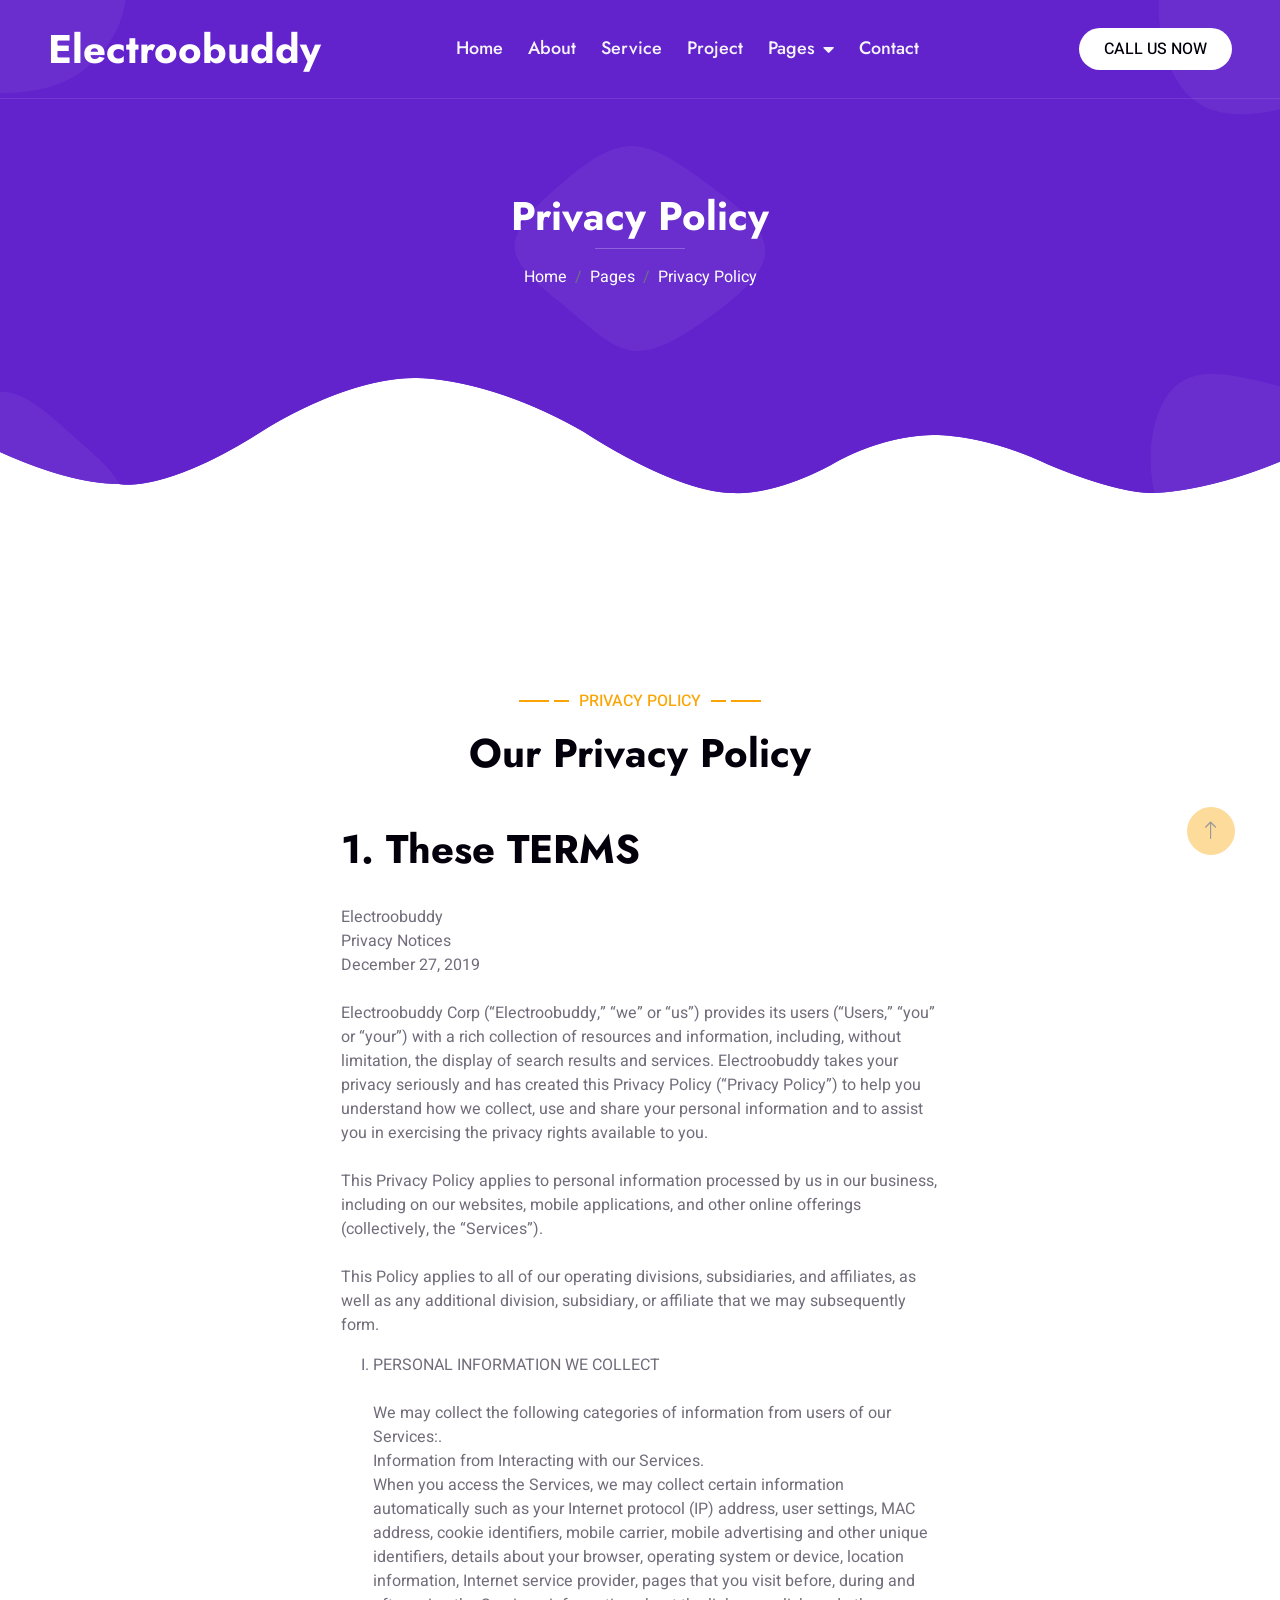
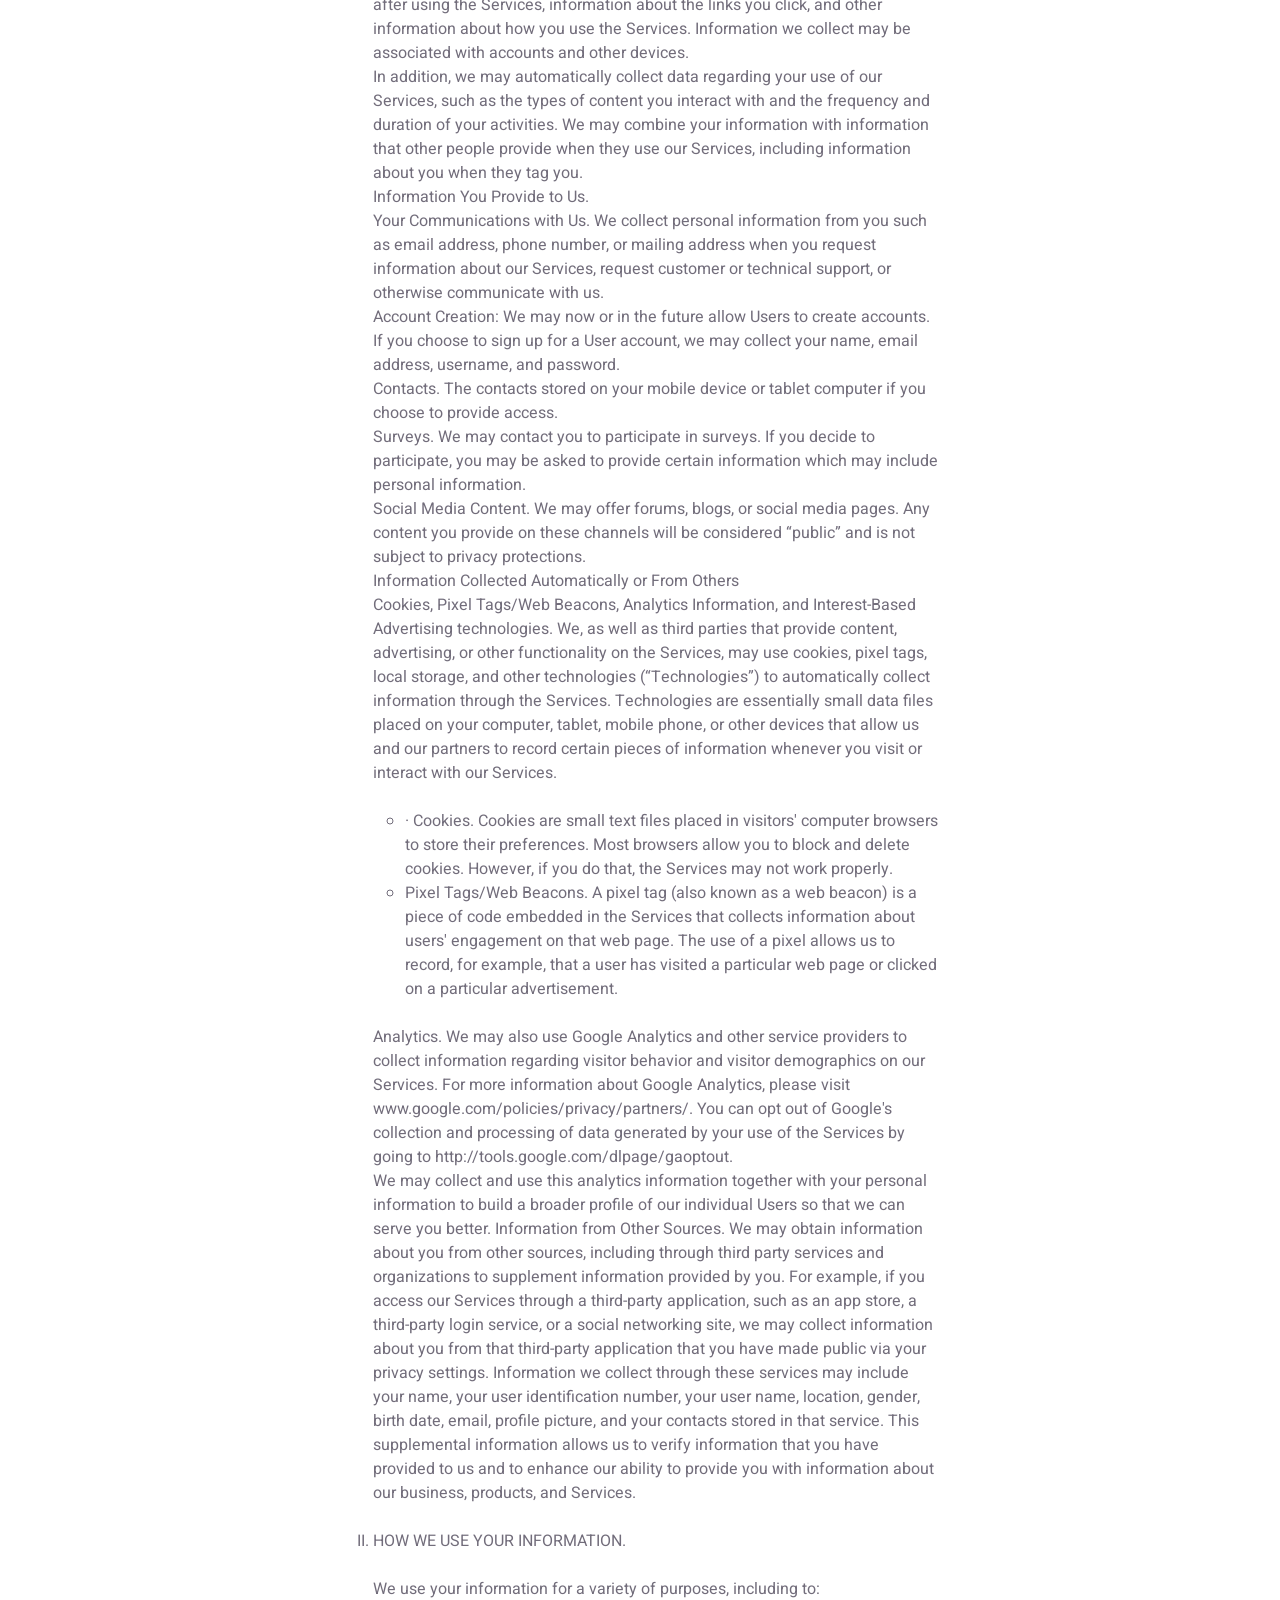
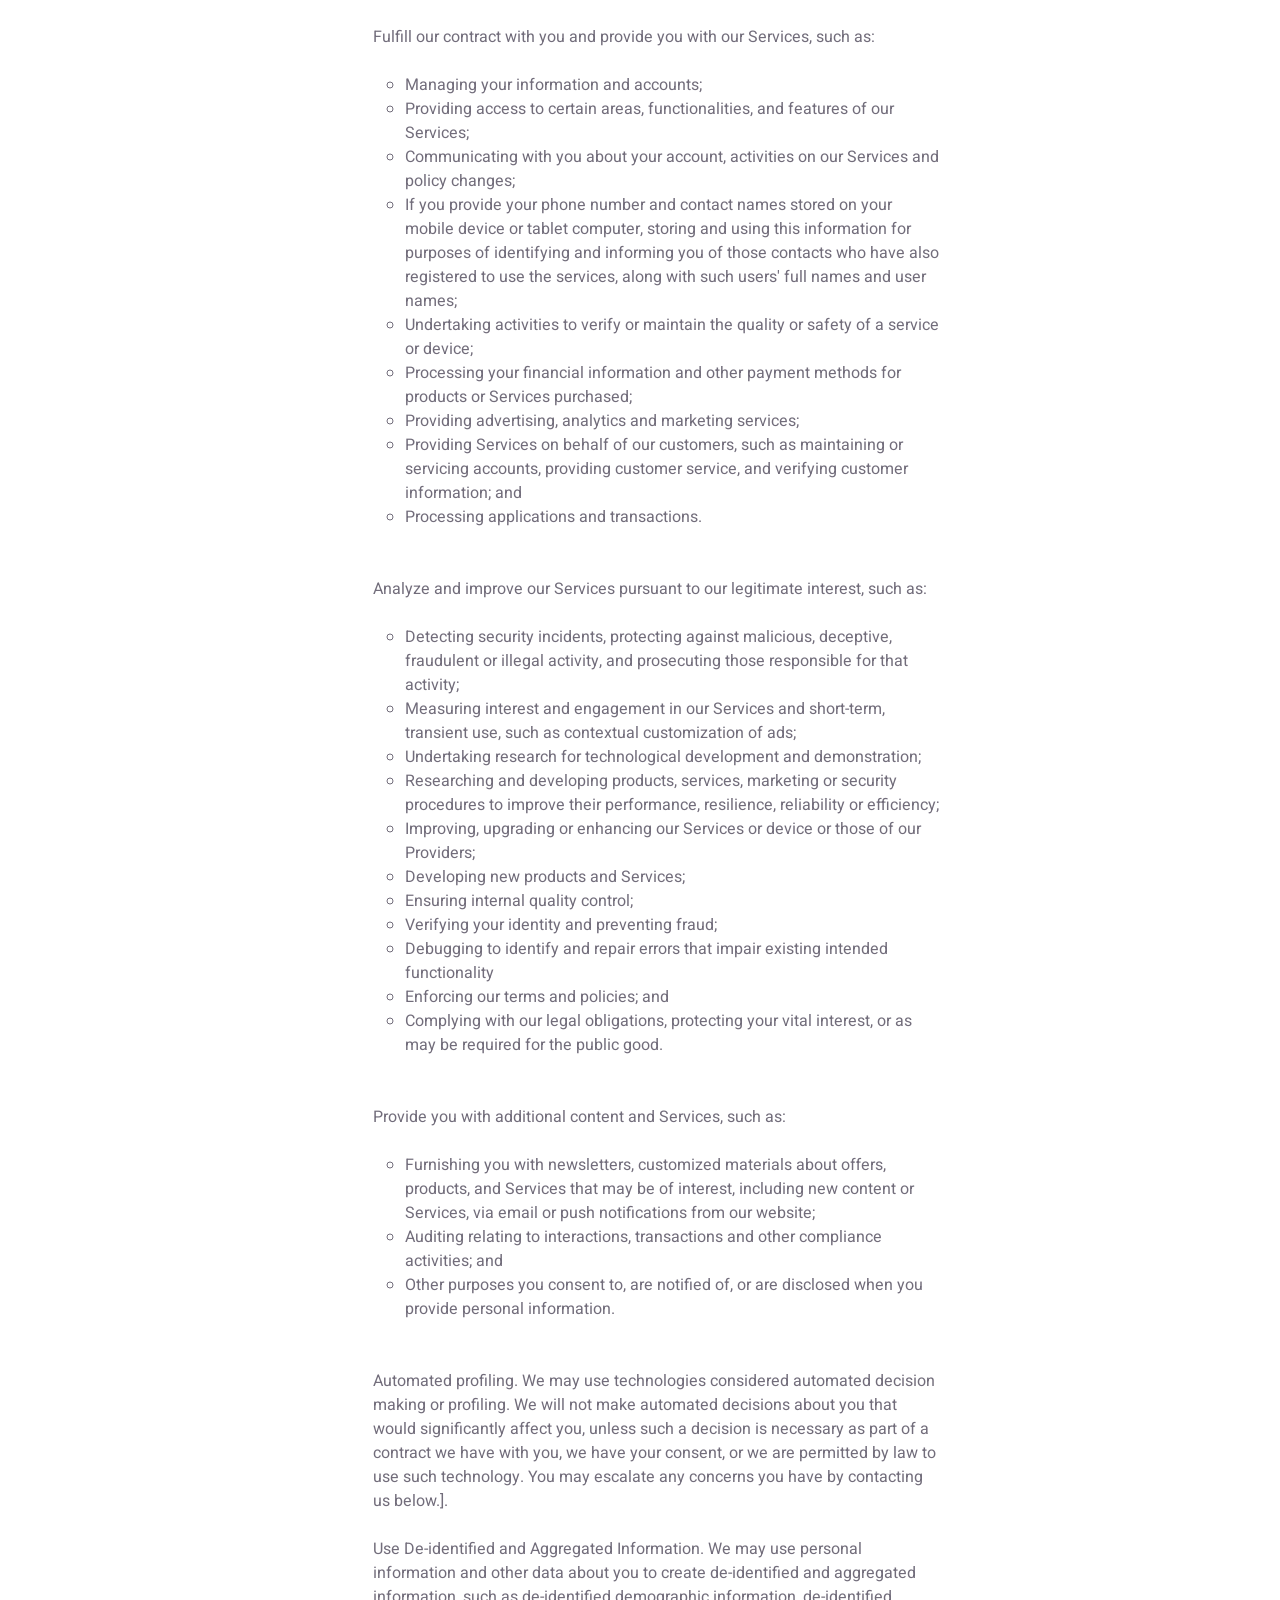
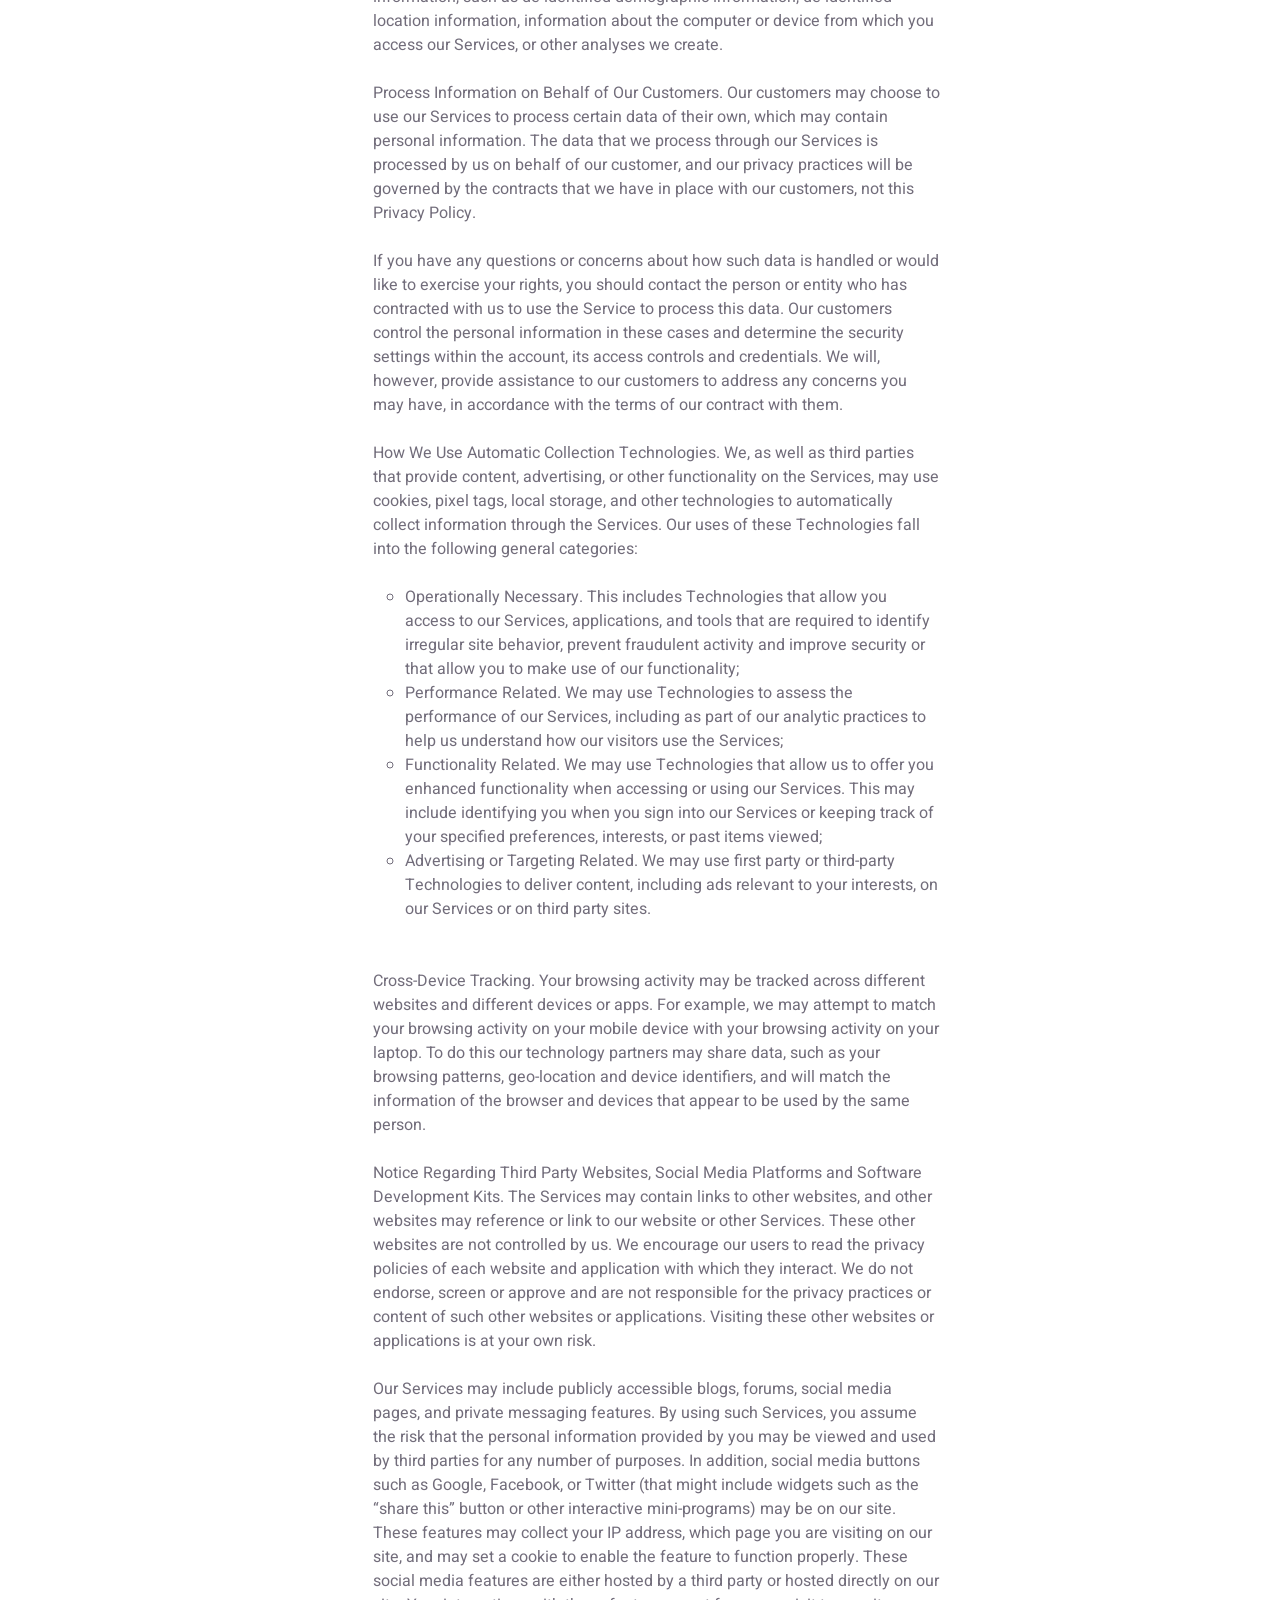
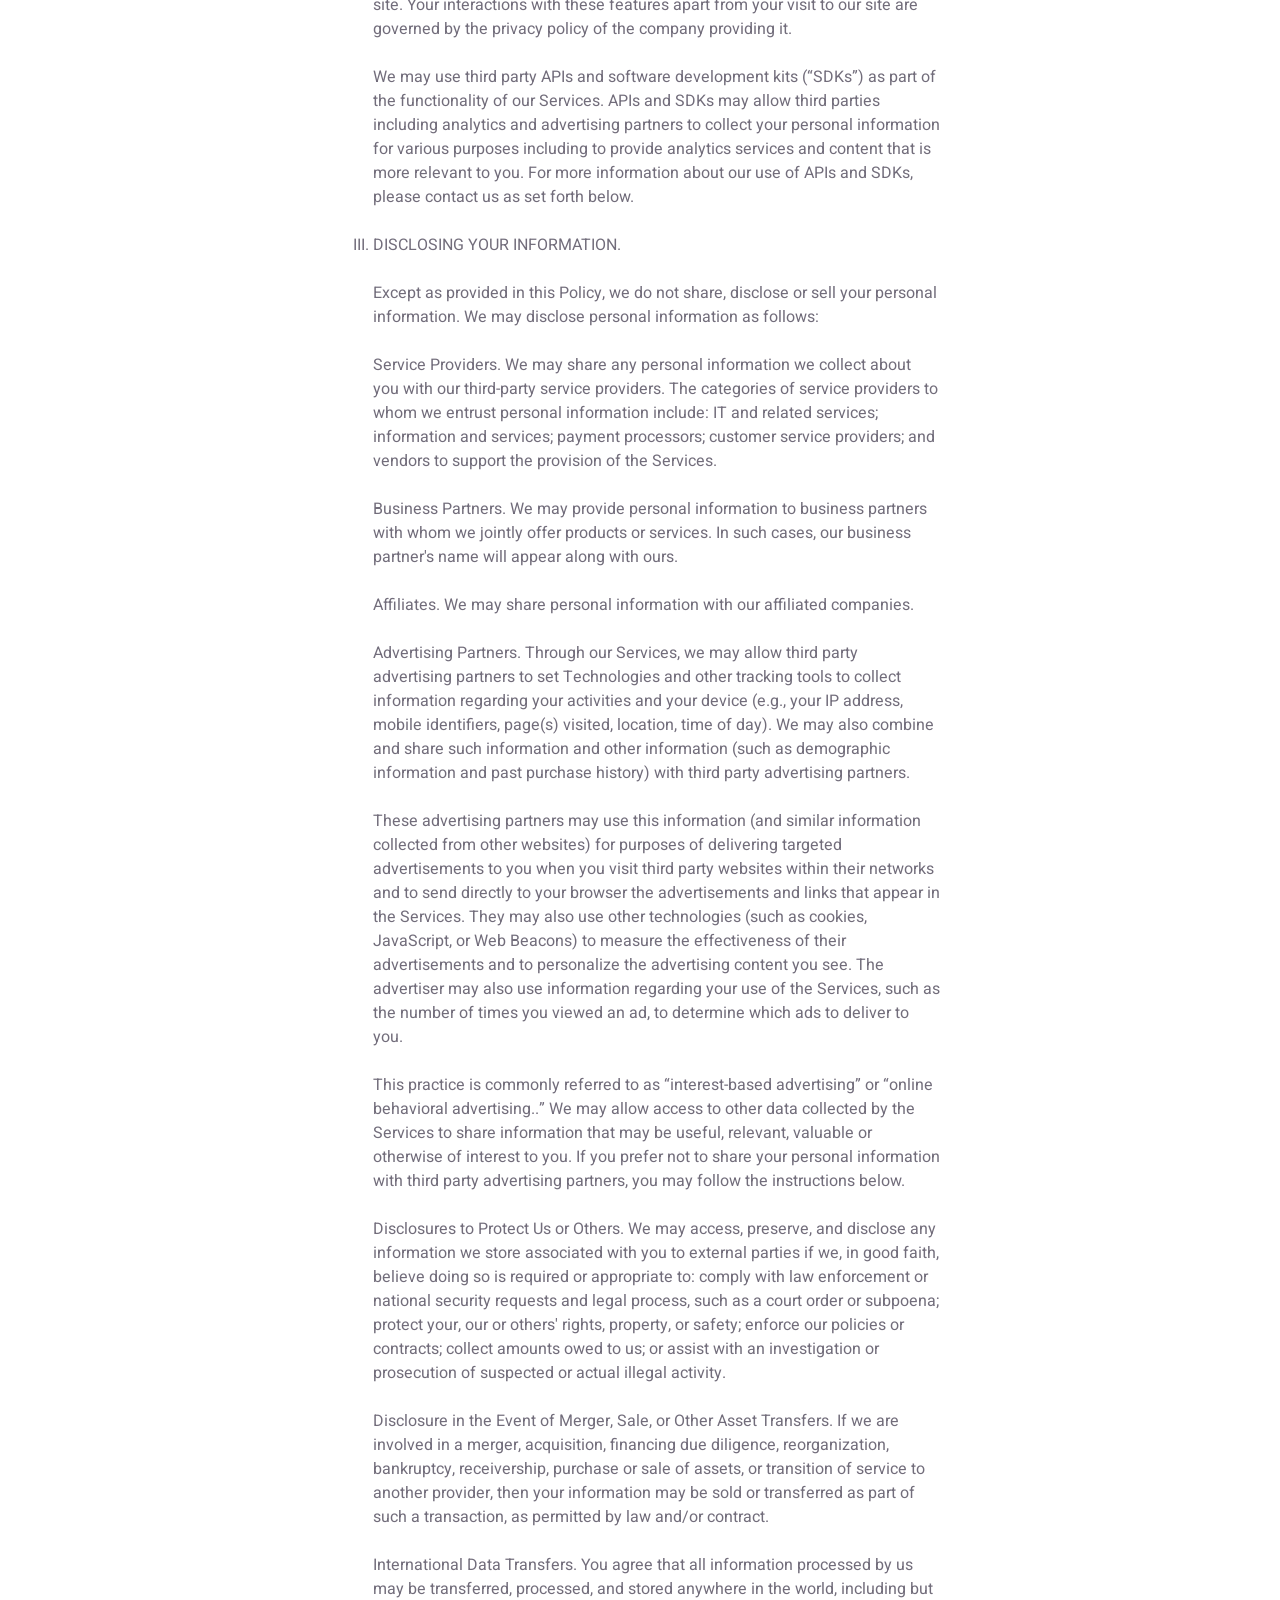
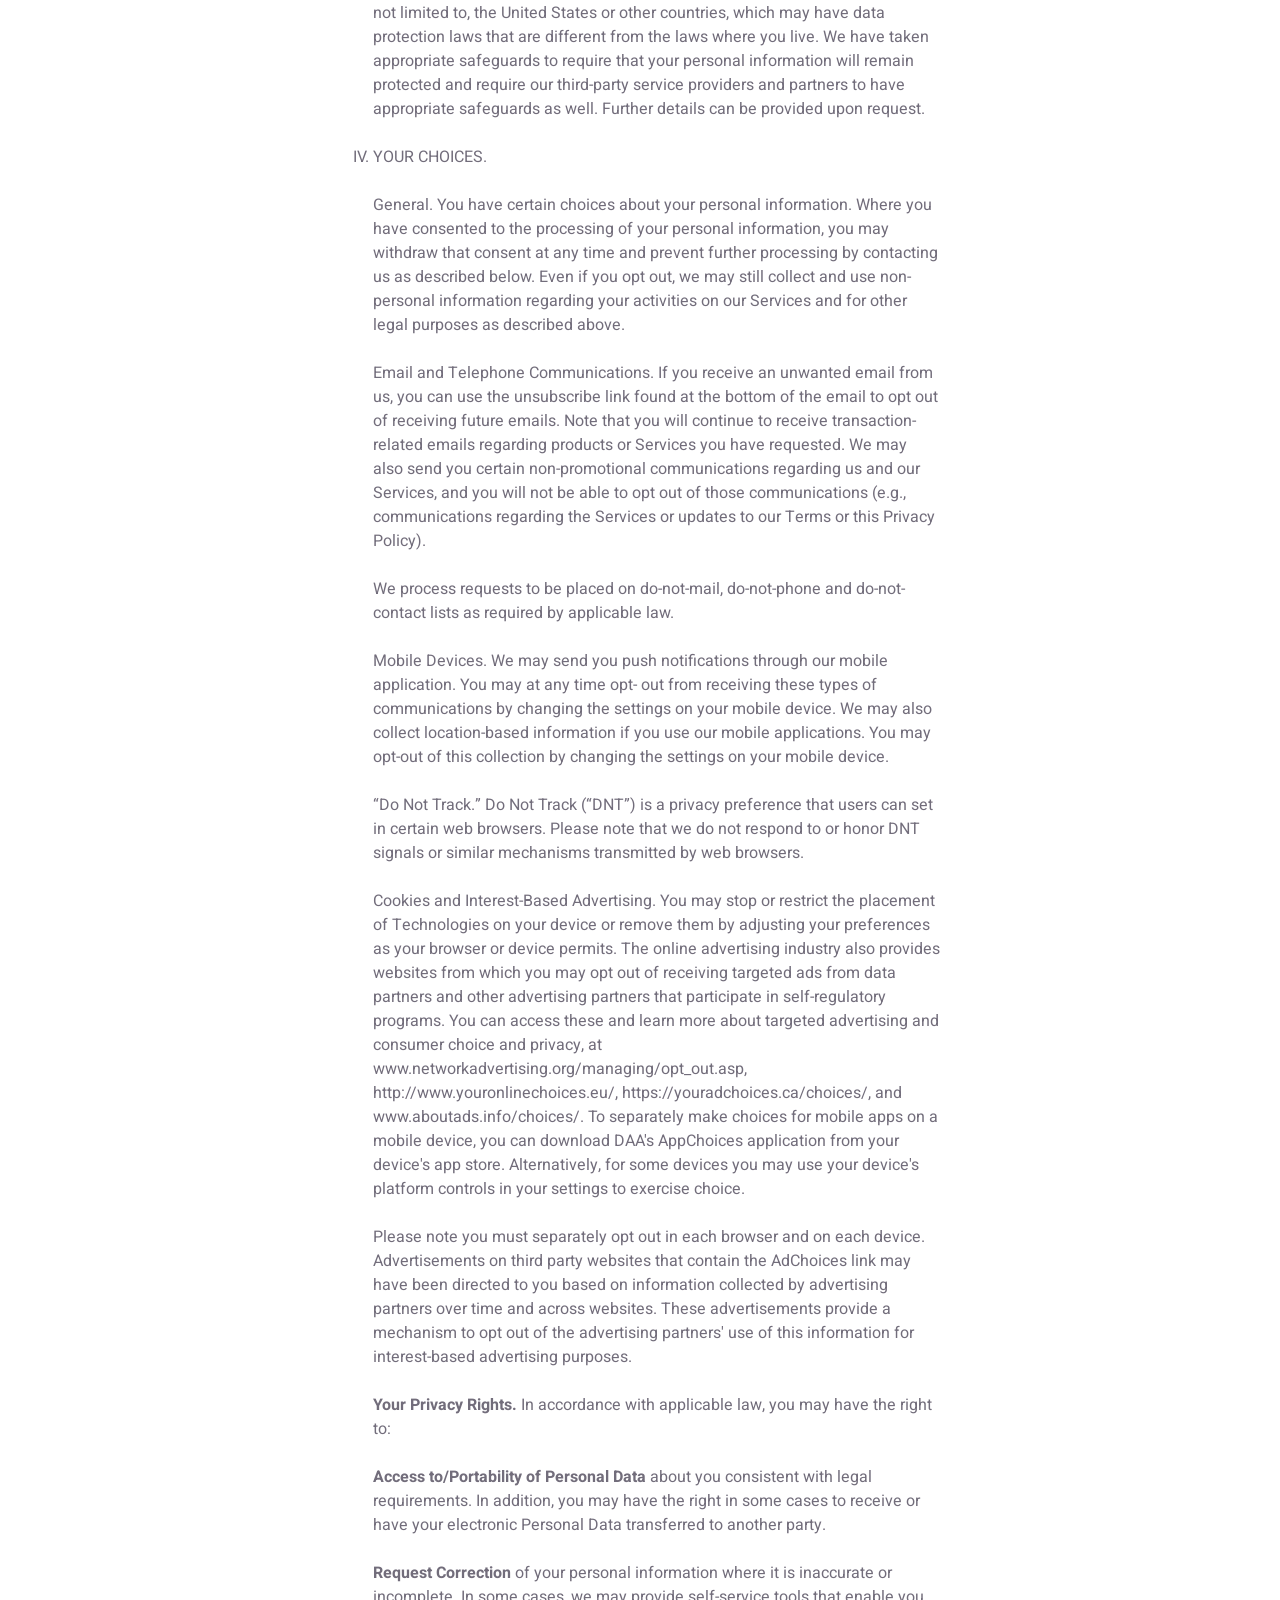
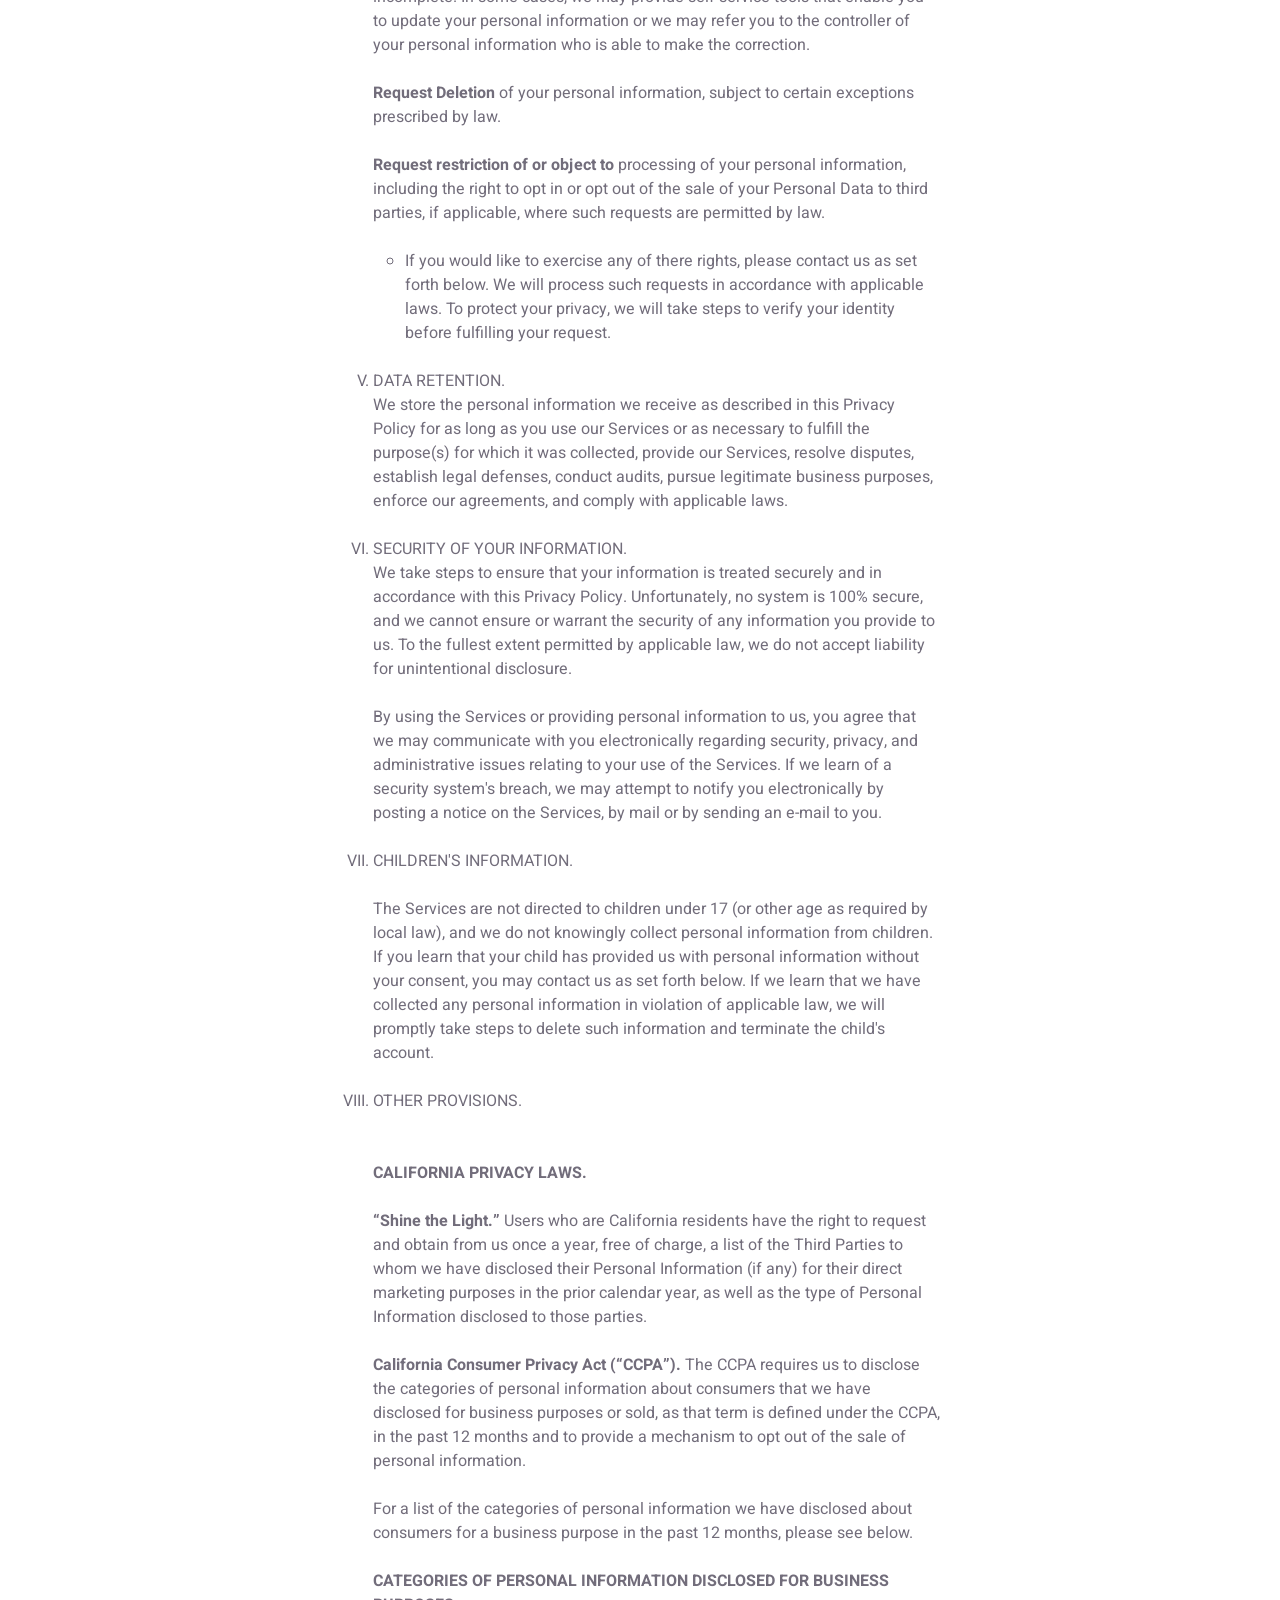
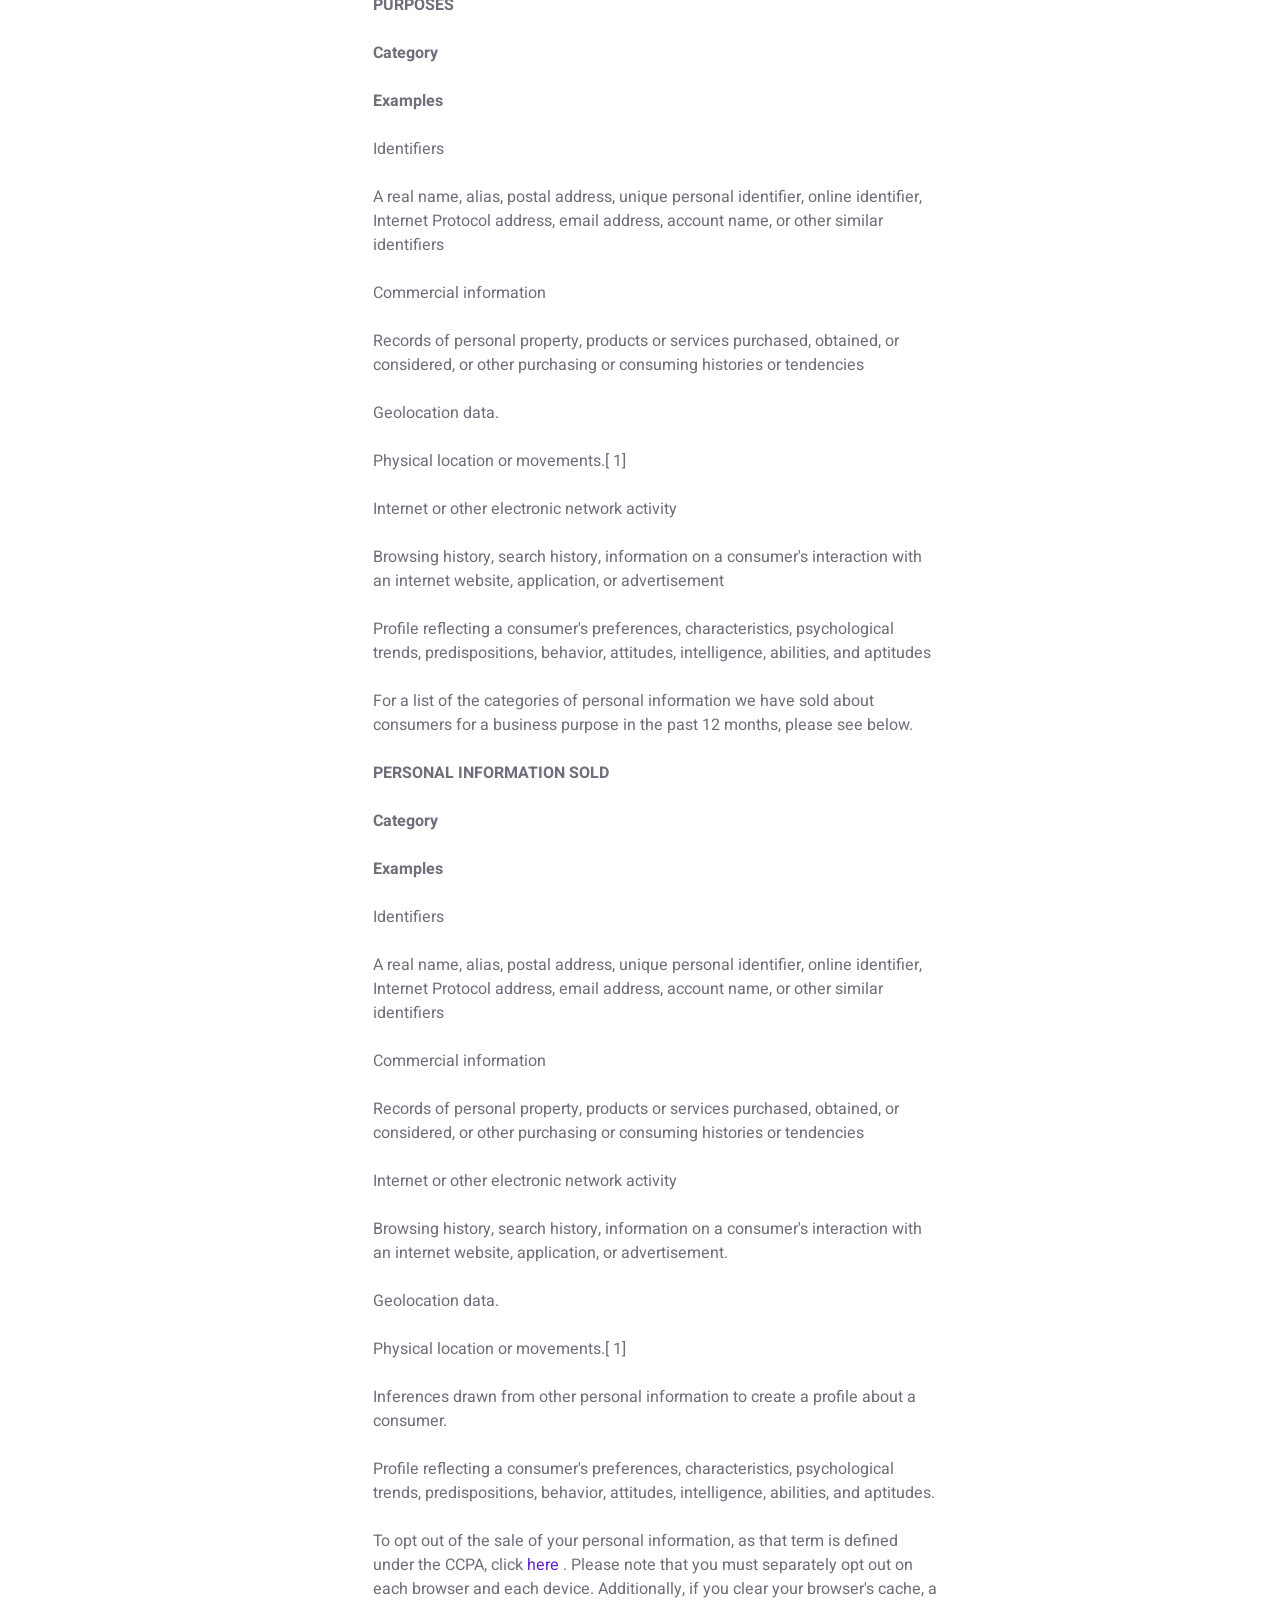
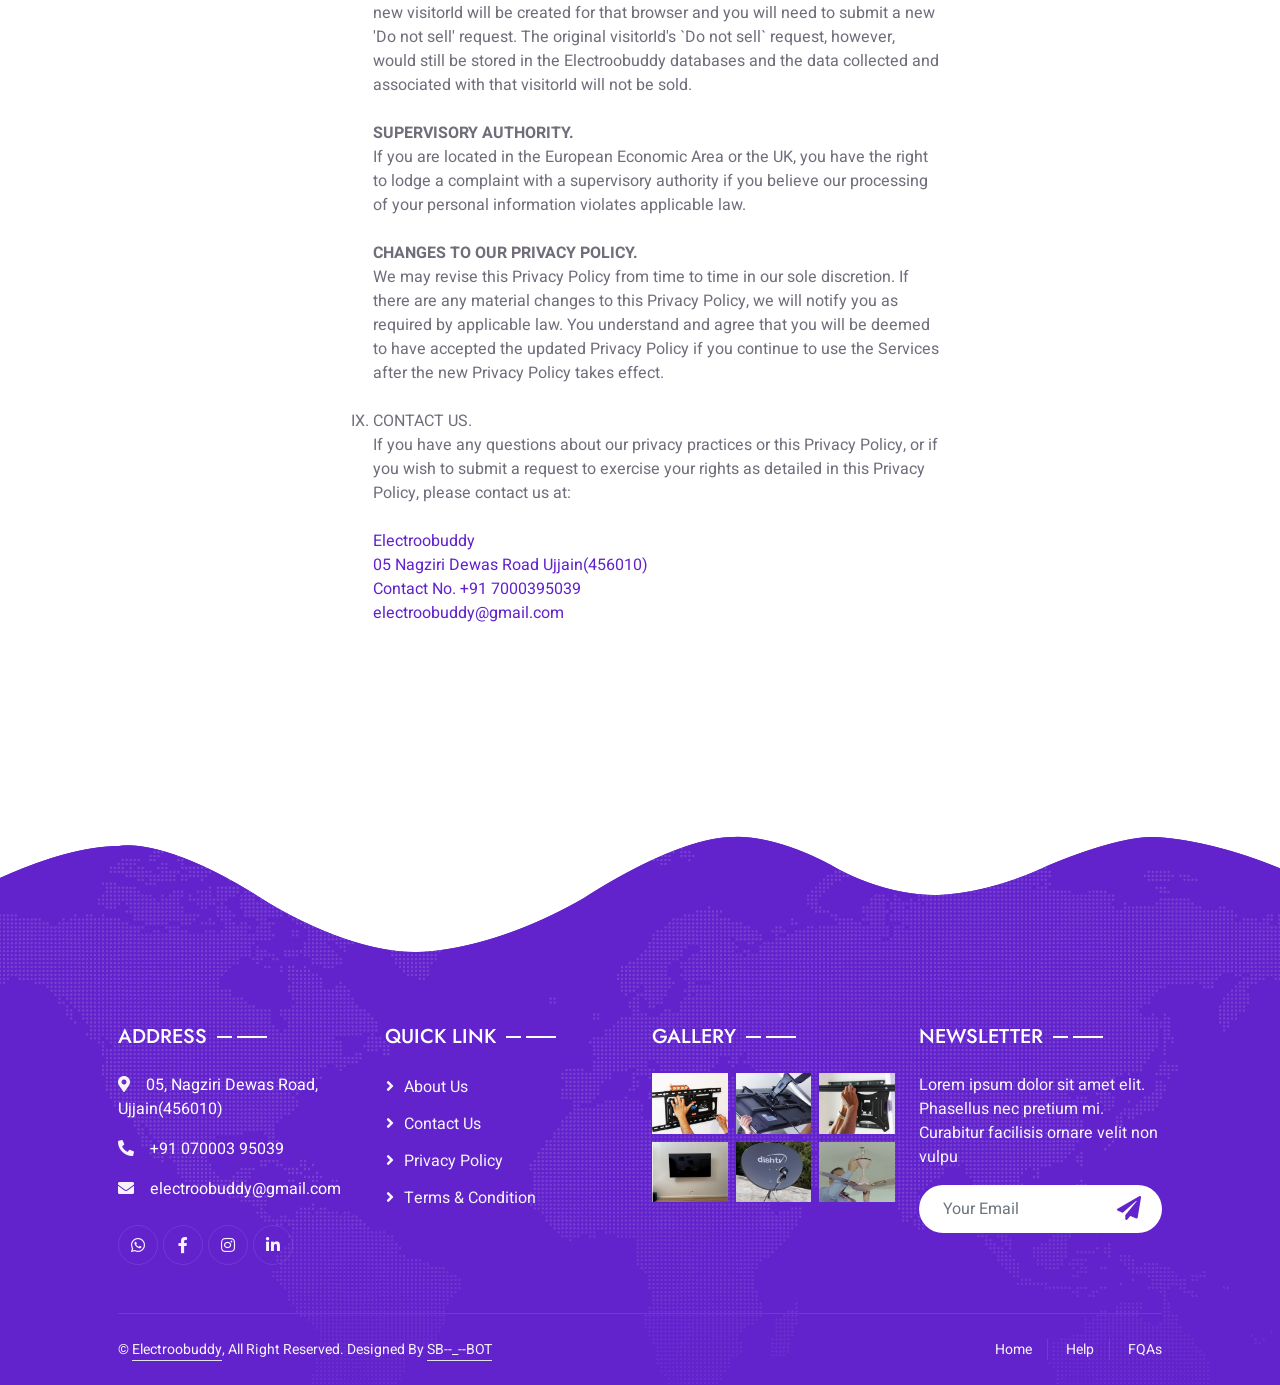
<file: privacy-policy.html>
<!DOCTYPE html>
<html lang="en">

<head>
    <meta charset="utf-8">
    <title>Electroobuddy</title>
    <meta content="width=device-width, initial-scale=1.0, maximum-scale=5.0, user-scalable=yes" name="viewport">
    <meta content="" name="keywords">
    <meta content="" name="description">

    <!-- Favicon -->
    <link href="img/favicon.ico" rel="icon">

    <!-- Google Web Fonts -->
    <link rel="preconnect" href="https://fonts.googleapis.com">
    <link rel="preconnect" href="https://fonts.gstatic.com" crossorigin>
    <link href="https://fonts.googleapis.com/css2?family=Heebo:wght@400;500&family=Jost:wght@500;600;700&display=swap" rel="stylesheet"> 

    <!-- Icon Font Stylesheet -->
    <link href="https://cdnjs.cloudflare.com/ajax/libs/font-awesome/5.10.0/css/all.min.css" rel="stylesheet">
    <link rel="stylesheet" href="https://site-assets.fontawesome.com/releases/v6.2.1/css/all.css">
    <link href="https://cdn.jsdelivr.net/npm/bootstrap-icons@1.4.1/font/bootstrap-icons.css" rel="stylesheet">

    <!-- Libraries Stylesheet -->
    <link href="lib/animate/animate.min.css" rel="stylesheet">
    <link href="lib/owlcarousel/assets/owl.carousel.min.css" rel="stylesheet">
    <link href="lib/lightbox/css/lightbox.min.css" rel="stylesheet">

    <!-- Customized Bootstrap Stylesheet -->
    <link href="css/bootstrap.min.css" rel="stylesheet">

    <!-- Template Stylesheet -->
    <link href="css/style.css" rel="stylesheet">
</head>

<body>
    <div class="container-xxl bg-white p-0">
        <!-- Spinner Start -->
        <div id="spinner" class="show bg-white position-fixed translate-middle w-100 vh-100 top-50 start-50 d-flex align-items-center justify-content-center">
            <div class="spinner-grow text-primary" style="width: 3rem; height: 3rem;" role="status">
                <span class="sr-only">Loading...</span>
            </div>
        </div>
        <!-- Spinner End -->


        <!-- Navbar & Hero Start -->
        <div class="container-xxl position-relative p-0">
            <nav class="navbar navbar-expand-lg navbar-light px-4 px-lg-5 py-3 py-lg-0">
                <a href="index.html" class="navbar-brand p-0">
                    <h1 class="m-0">Electroobuddy</h1>
                    <!-- <img src="img/logo.png" alt="Logo"> -->
                </a>
                <button class="navbar-toggler" type="button" data-bs-toggle="collapse" data-bs-target="#navbarCollapse">
                    <span class="fa fa-bars"></span>
                </button>
                <div class="collapse navbar-collapse" id="navbarCollapse">
                    <div class="navbar-nav mx-auto py-0">
                        <a href="index.html" class="nav-item nav-link">Home</a>
                        <a href="about.html" class="nav-item nav-link">About</a>
                        <a href="service.html" class="nav-item nav-link">Service</a>
                        <a href="project.html" class="nav-item nav-link">Project</a>
                        <div class="nav-item dropdown">
                            <a href="#" class="nav-link dropdown-toggle" data-bs-toggle="dropdown">Pages</a>
                            <div class="dropdown-menu m-0">
                                <a href="team.html" class="dropdown-item">Our Team</a>
                                <a href="testimonial.html" class="dropdown-item">Testimonial</a>
                                <a href="gallery.html" class="dropdown-item">Gallery</a>
                            </div>
                        </div>
                        <a href="contact.html" class="nav-item nav-link">Contact</a>
                    </div>
                    <a href="tel:9107000395039" class="btn rounded-pill py-2 px-4 ms-3 d-none d-lg-block">CALL US NOW</a>
                </div>
            </nav>

            <div class="container-xxl py-5 bg-primary hero-header">
                <div class="container my-5 py-5 px-lg-5">
                    <div class="row g-5 py-5">
                        <div class="col-12 text-center">
                            <h1 class="text-white animated slideInDown">Privacy Policy</h1>
                            <hr class="bg-white mx-auto mt-0" style="width: 90px;">
                            <nav aria-label="breadcrumb">
                                <ol class="breadcrumb justify-content-center">
                                    <li class="breadcrumb-item"><a class="text-white" href="index.html">Home</a></li>
                                    <li class="breadcrumb-item text-white">Pages</a></li>
                                    <li class="breadcrumb-item text-white active" aria-current="page">Privacy Policy</li>
                                </ol>
                            </nav>
                        </div>
                    </div>
                </div>
            </div>
        </div>
        <!-- Navbar & Hero End -->


        <!-- Contact Start -->
        <div class="container-xxl py-5">
            <div class="container py-5 px-lg-5">
                <div class="wow fadeInUp" data-wow-delay="0.1s">
                    <p class="section-title text-secondary justify-content-center"><span></span>Privacy Policy<span></span></p>
                    <h1 class="text-center mb-5">Our Privacy Policy</h1>
                </div>
                <div class="row justify-content-center">
                    <div class="col-lg-7">
                        <div class="wow fadeInUp" data-wow-delay="0.3s">
                            <h1>1. These TERMS</h1>

                            <br>
                            <p>
                                Electroobuddy
                                <br>
                                Privacy Notices
                                <br>
                                December 27, 2019
                                <br><br>
                                Electroobuddy Corp (“Electroobuddy,” “we” or “us”) provides its users (“Users,” “you” or “your”) with a rich collection of resources and information, including, without limitation, the display of search results and services. Electroobuddy takes your privacy seriously and has created this Privacy Policy (“Privacy Policy”) to help you understand how we collect, use and share your personal information and to assist you in exercising the privacy rights available to you.
                                <br><br>
                                
                                This Privacy Policy applies to personal information processed by us in our business, including on our websites, mobile applications, and other online offerings (collectively, the “Services”).
                                
                                <br><br>
                                
                                This Policy applies to all of our operating divisions, subsidiaries, and affiliates, as well as any additional division, subsidiary, or affiliate that we may subsequently form.
                                <br>
                                
                                <ol type="I">
                                <li>PERSONAL INFORMATION WE COLLECT</li>
                                <br>
                                We may collect the following categories of information from users of our Services:.
                                <br>
                                Information from Interacting with our Services.
                                <br>
                                When you access the Services, we may collect certain information automatically such as your Internet protocol (IP) address, user settings, MAC address, cookie identifiers, mobile carrier, mobile advertising and other unique identifiers, details about your browser, operating system or device, location information, Internet service provider, pages that you visit before, during and after using the Services, information about the links you click, and other information about how you use the Services. Information we collect may be associated with accounts and other devices.
                                <br>
                                
                                In addition, we may automatically collect data regarding your use of our Services, such as the types of content you interact with and the frequency and duration of your activities. We may combine your information with information that other people provide when they use our Services, including information about you when they tag you.
                                
                                <br>
                                
                                Information You Provide to Us.
                                <br>Your Communications with Us. We collect personal information from you such as email address, phone number, or mailing address when you request information about our Services, request customer or technical support, or otherwise communicate with us.
                                <br>
                                Account Creation: We may now or in the future allow Users to create accounts. If you choose to sign up for a User account, we may collect your name, email address, username, and password.
                                <br>
                                Contacts. The contacts stored on your mobile device or tablet computer if you choose to provide access.
                                <br>
                                Surveys. We may contact you to participate in surveys. If you decide to participate, you may be asked to provide certain information which may include personal information.
                                <br>
                                Social Media Content. We may offer forums, blogs, or social media pages. Any content you provide on these channels will be considered “public” and is not subject to privacy protections.
                                <br>
                                Information Collected Automatically or From Others
                                <br>
                                Cookies, Pixel Tags/Web Beacons, Analytics Information, and Interest-Based Advertising technologies. We, as well as third parties that provide content, advertising, or other functionality on the Services, may use cookies, pixel tags, local storage, and other technologies (“Technologies”) to automatically collect information through the Services. Technologies are essentially small data files placed on your computer, tablet, mobile phone, or other devices that allow us and our partners to record certain pieces of information whenever you visit or interact with our Services.
                                <br><br>
                                <ul>
                                <li>· Cookies. Cookies are small text files placed in visitors' computer browsers to store their preferences. Most browsers allow you to block and delete cookies. However, if you do that, the Services may not work properly.</li>
                                <li>Pixel Tags/Web Beacons. A pixel tag (also known as a web beacon) is a piece of code embedded in the Services that collects information about users' engagement on that web page. The use of a pixel allows us to record, for example, that a user has visited a particular web page or clicked on a particular advertisement.</li>
                                </ul>
                                <br>
                                Analytics. We may also use Google Analytics and other service providers to collect information regarding visitor behavior and visitor demographics on our Services. For more information about Google Analytics, please visit www.google.com/policies/privacy/partners/. You can opt out of Google's collection and processing of data generated by your use of the Services by going to http://tools.google.com/dlpage/gaoptout.
                                <br>
                                We may collect and use this analytics information together with your personal information to build a broader profile of our individual Users so that we can serve you better.
                                Information from Other Sources. We may obtain information about you from other sources, including through third party services and organizations to supplement information provided by you. For example, if you access our Services through a third-party application, such as an app store, a third-party login service, or a social networking site, we may collect information about you from that third-party application that you have made public via your privacy settings. Information we collect through these services may include your name, your user identification number, your user name, location, gender, birth date, email, profile picture, and your contacts stored in that service. This supplemental information allows us to verify information that you have provided to us and to enhance our ability to provide you with information about our business, products, and Services.
                                <br>
                                <br>
                                
                                <li>HOW WE USE YOUR INFORMATION.</li>
                                <br>
                                We use your information for a variety of purposes, including to:
                                <br>
                                <br>
                                Fulfill our contract with you and provide you with our Services, such as:
                                <br><br>
        
                                <ul>
                                <li>Managing your information and accounts;</li>
                                <li>Providing access to certain areas, functionalities, and features of our Services;</li>
                                <li>Communicating with you about your account, activities on our Services and policy changes;</li>
                                <li>If you provide your phone number and contact names stored on your mobile device or tablet computer, storing and using this information for purposes of identifying and informing you of those contacts who have also registered to use the services, along with such users' full names and user names;</li>
                                <li>Undertaking activities to verify or maintain the quality or safety of a service or device;</li>
                                <li>Processing your financial information and other payment methods for products or Services purchased;</li>
                                <li>Providing advertising, analytics and marketing services;</li>
                                <li>Providing Services on behalf of our customers, such as maintaining or servicing accounts, providing customer service, and verifying customer information; and</li>
                                <li>Processing applications and transactions.</li>
                                </ul>
                                <br><br>
        
                                Analyze and improve our Services pursuant to our legitimate interest, such as:
                                <br><br>
                                <ul>
                                <li>Detecting security incidents, protecting against malicious, deceptive, fraudulent or illegal activity, and prosecuting those responsible for that activity;</li>
                                <li>Measuring interest and engagement in our Services and short-term, transient use, such as contextual customization of ads;</li>
                                <li>Undertaking research for technological development and demonstration;</li>
                                <li>Researching and developing products, services, marketing or security procedures to improve their performance, resilience, reliability or efficiency;</li>
                                <li>Improving, upgrading or enhancing our Services or device or those of our Providers;</li>
                                <li>Developing new products and Services;</li>
                                <li>Ensuring internal quality control;</li>
                                <li>Verifying your identity and preventing fraud;</li>
                                <li>Debugging to identify and repair errors that impair existing intended functionality</li>
                                <li>Enforcing our terms and policies; and</li>
                                <li>Complying with our legal obligations, protecting your vital interest, or as may be required for the public good.</li>
                                </ul>
                                <br><br>
        
                                Provide you with additional content and Services, such as:
                                <br><br>
                                <ul>
                                <li>Furnishing you with newsletters, customized materials about offers, products, and Services that may be of interest, including new content or Services, via email or push notifications from our website;</li>
                                <li>Auditing relating to interactions, transactions and other compliance activities; and</li>
                                <li>Other purposes you consent to, are notified of, or are disclosed when you provide personal information.</li>
                                </ul>
                                <br><br>
        
                                Automated profiling. We may use technologies considered automated decision making or profiling. We will not make automated decisions about you that would significantly affect you, unless such a decision is necessary as part of a contract we have with you, we have your consent, or we are permitted by law to use such technology. You may escalate any concerns you have by contacting us below.].
                                
                                <br><br>
                                
                                Use De-identified and Aggregated Information. We may use personal information and other data about you to create de-identified and aggregated information, such as de-identified demographic information, de-identified location information, information about the computer or device from which you access our Services, or other analyses we create.
                                
                                <br><br>
                                
                                Process Information on Behalf of Our Customers. Our customers may choose to use our Services to process certain data of their own, which may contain personal information. The data that we process through our Services is processed by us on behalf of our customer, and our privacy practices will be governed by the contracts that we have in place with our customers, not this Privacy Policy.
                                
                                <br><br>
                                
                                If you have any questions or concerns about how such data is handled or would like to exercise your rights, you should contact the person or entity who has contracted with us to use the Service to process this data. Our customers control the personal information in these cases and determine the security settings within the account, its access controls and credentials. We will, however, provide assistance to our customers to address any concerns you may have, in accordance with the terms of our contract with them.
                                
                                <br><br>
                                
                                How We Use Automatic Collection Technologies. We, as well as third parties that provide content, advertising, or other functionality on the Services, may use cookies, pixel tags, local storage, and other technologies to automatically collect information through the Services. Our uses of these Technologies fall into the following general categories:
                                <br><br>
                                <ul>
                                <li>Operationally Necessary. This includes Technologies that allow you access to our Services, applications, and tools that are required to identify irregular site behavior, prevent fraudulent activity and improve security or that allow you to make use of our functionality;</li>
                                <li>Performance Related. We may use Technologies to assess the performance of our Services, including as part of our analytic practices to help us understand how our visitors use the Services;</li>
                                <li>Functionality Related. We may use Technologies that allow us to offer you enhanced functionality when accessing or using our Services. This may include identifying you when you sign into our Services or keeping track of your specified preferences, interests, or past items viewed;</li>
                                <li>Advertising or Targeting Related. We may use first party or third-party Technologies to deliver content, including ads relevant to your interests, on our Services or on third party sites.</li>
                                </ul>
                                <br><br>
                                
                                Cross-Device Tracking. Your browsing activity may be tracked across different websites and different devices or apps. For example, we may attempt to match your browsing activity on your mobile device with your browsing activity on your laptop. To do this our technology partners may share data, such as your browsing patterns, geo-location and device identifiers, and will match the information of the browser and devices that appear to be used by the same person.
                                
                                <br><br>
                                
                                Notice Regarding Third Party Websites, Social Media Platforms and Software Development Kits. The Services may contain links to other websites, and other websites may reference or link to our website or other Services. These other websites are not controlled by us. We encourage our users to read the privacy policies of each website and application with which they interact. We do not endorse, screen or approve and are not responsible for the privacy practices or content of such other websites or applications. Visiting these other websites or applications is at your own risk.
                                
                                <br><br>
                                
                                Our Services may include publicly accessible blogs, forums, social media pages, and private messaging features. By using such Services, you assume the risk that the personal information provided by you may be viewed and used by third parties for any number of purposes. In addition, social media buttons such as Google, Facebook, or Twitter (that might include widgets such as the “share this” button or other interactive mini-programs) may be on our site. These features may collect your IP address, which page you are visiting on our site, and may set a cookie to enable the feature to function properly. These social media features are either hosted by a third party or hosted directly on our site. Your interactions with these features apart from your visit to our site are governed by the privacy policy of the company providing it.
                                
                                
                                <br><br>
                                
                                We may use third party APIs and software development kits (“SDKs”) as part of the functionality of our Services. APIs and SDKs may allow third parties including analytics and advertising partners to collect your personal information for various purposes including to provide analytics services and content that is more relevant to you. For more information about our use of APIs and SDKs, please contact us as set forth below.
                                
                                
                                <br><br>
                                
                                <li>DISCLOSING YOUR INFORMATION.</li>
                                <br>
                                Except as provided in this Policy, we do not share, disclose or sell your personal information. We may disclose personal information as follows:
                                <br><br>
                                
                                Service Providers. We may share any personal information we collect about you with our third-party service providers. The categories of service providers to whom we entrust personal information include: IT and related services; information and services; payment processors; customer service providers; and vendors to support the provision of the Services.
                                
                                <br><br>
                                
                                Business Partners. We may provide personal information to business partners with whom we jointly offer products or services. In such cases, our business partner's name will appear along with ours.
                                
                                <br><br>
                                
                                Affiliates. We may share personal information with our affiliated companies.
                                
                                <br><br>
                                
                                Advertising Partners. Through our Services, we may allow third party advertising partners to set Technologies and other tracking tools to collect information regarding your activities and your device (e.g., your IP address, mobile identifiers, page(s) visited, location, time of day). We may also combine and share such information and other information (such as demographic information and past purchase history) with third party advertising partners.
                                
                                <br><br>
                                
                                These advertising partners may use this information (and similar information collected from other websites) for purposes of delivering targeted advertisements to you when you visit third party websites within their networks and to send directly to your browser the advertisements and links that appear in the Services. They may also use other technologies (such as cookies, JavaScript, or Web Beacons) to measure the effectiveness of their advertisements and to personalize the advertising content you see. The advertiser may also use information regarding your use of the Services, such as the number of times you viewed an ad, to determine which ads to deliver to you.
                                
                                <br><br>
                                
                                This practice is commonly referred to as “interest-based advertising” or “online behavioral advertising..” We may allow access to other data collected by the Services to share information that may be useful, relevant, valuable or otherwise of interest to you. If you prefer not to share your personal information with third party advertising partners, you may follow the instructions below.
                                
                                <br><br>
                                
                                Disclosures to Protect Us or Others. We may access, preserve, and disclose any information we store associated with you to external parties if we, in good faith, believe doing so is required or appropriate to: comply with law enforcement or national security requests and legal process, such as a court order or subpoena; protect your, our or others' rights, property, or safety; enforce our policies or contracts; collect amounts owed to us; or assist with an investigation or prosecution of suspected or actual illegal activity.
                                
                                <br><br>
                                
                                Disclosure in the Event of Merger, Sale, or Other Asset Transfers. If we are involved in a merger, acquisition, financing due diligence, reorganization, bankruptcy, receivership, purchase or sale of assets, or transition of service to another provider, then your information may be sold or transferred as part of such a transaction, as permitted by law and/or contract.
                                
                                <br><br>
                                
                                International Data Transfers. You agree that all information processed by us may be transferred, processed, and stored anywhere in the world, including but not limited to, the United States or other countries, which may have data protection laws that are different from the laws where you live. We have taken appropriate safeguards to require that your personal information will remain protected and require our third-party service providers and partners to have appropriate safeguards as well. Further details can be provided upon request.
                                
                                <br><br>
                                
                                <li>YOUR CHOICES.</li>
                                <br>
                                
                                General. You have certain choices about your personal information. Where you have consented to the processing of your personal information, you may withdraw that consent at any time and prevent further processing by contacting us as described below. Even if you opt out, we may still collect and use non- personal information regarding your activities on our Services and for other legal purposes as described above.
                                
                                <br><br>
                                
                                Email and Telephone Communications. If you receive an unwanted email from us, you can use the unsubscribe link found at the bottom of the email to opt out of receiving future emails. Note that you will continue to receive transaction-related emails regarding products or Services you have requested. We may also send you certain non-promotional communications regarding us and our Services, and you will not be able to opt out of those communications (e.g., communications regarding the Services or updates to our Terms or this Privacy Policy).
                                
                                <br><br>
                                
                                We process requests to be placed on do-not-mail, do-not-phone and do-not-contact lists as required by applicable law.
                                
                                <br><br>
                                
                                Mobile Devices. We may send you push notifications through our mobile application. You may at any time opt- out from receiving these types of communications by changing the settings on your mobile device. We may also collect location-based information if you use our mobile applications. You may opt-out of this collection by changing the settings on your mobile device.
                                
                                <br><br>
                                
                                “Do Not Track.” Do Not Track (“DNT”) is a privacy preference that users can set in certain web browsers. Please note that we do not respond to or honor DNT signals or similar mechanisms transmitted by web browsers.
                                
                                <br><br>
                                
                                Cookies and Interest-Based Advertising. You may stop or restrict the placement of Technologies on your device or remove them by adjusting your preferences as your browser or device permits. The online advertising industry also provides websites from which you may opt out of receiving targeted ads from data partners and other advertising partners that participate in self-regulatory programs. You can access these and learn more about targeted advertising and consumer choice and privacy, at www.networkadvertising.org/managing/opt_out.asp, http://www.youronlinechoices.eu/, https://youradchoices.ca/choices/, and www.aboutads.info/choices/. To separately make choices for mobile apps on a mobile device, you can download DAA's AppChoices application from your device's app store. Alternatively, for some devices you may use your device's platform controls in your settings to exercise choice.
                                
                                <br><br>
                                
                                Please note you must separately opt out in each browser and on each device. Advertisements on third party websites that contain the AdChoices link may have been directed to you based on information collected by advertising partners over time and across websites. These advertisements provide a mechanism to opt out of the advertising partners' use of this information for interest-based advertising purposes.
                                
                                <br><br>
                                
                                <b>Your Privacy Rights.</b> In accordance with applicable law, you may have the right to:
                                
                                <br><br>
                                
                                <b>Access to/Portability of Personal Data</b> about you consistent with legal requirements. In addition, you may have the right in some cases to receive or have your electronic Personal Data transferred to another party.
                                
                                <br><br>
                                
                                <b>Request Correction</b> of your personal information where it is inaccurate or incomplete. In some cases, we may provide self-service tools that enable you to update your personal information or we may refer you to the controller of your personal information who is able to make the correction.
                                
                                <br><br>
                                <b>Request Deletion</b> of your personal information, subject to certain exceptions prescribed by law.
                                
                                <br><br>
                                <b>Request restriction of or object to</b> processing of your personal information, including the right to opt in or opt out of the sale of your Personal Data to third parties, if applicable, where such requests are permitted by law.
                                <br><br>
                                <ul>
                                <li>If you would like to exercise any of there rights, please contact us as set forth below. We will process such requests in accordance with applicable laws. To protect your privacy, we will take steps to verify your identity before fulfilling your request.</li>
                                </ul>
                                <br>
                                
                                <li>DATA RETENTION.</li>
                                
                                We store the personal information we receive as described in this Privacy Policy for as long as you use our Services or as necessary to fulfill the purpose(s) for which it was collected, provide our Services, resolve disputes, establish legal defenses, conduct audits, pursue legitimate business purposes, enforce our agreements, and comply with applicable laws.
                                
                                <br><br>
        
                                <li>SECURITY OF YOUR INFORMATION.</li>
                                
                                We take steps to ensure that your information is treated securely and in accordance with this Privacy Policy. Unfortunately, no system is 100% secure, and we cannot ensure or warrant the security of any information you provide to us. To the fullest extent permitted by applicable law, we do not accept liability for unintentional disclosure.
                                
                                <br><br>
                                
                                By using the Services or providing personal information to us, you agree that we may communicate with you electronically regarding security, privacy, and administrative issues relating to your use of the Services. If we learn of a security system's breach, we may attempt to notify you electronically by posting a notice on the Services, by mail or by sending an e-mail to you.
                                <br><br>
                                <li>CHILDREN'S INFORMATION.</li>
                                <br>
                                The Services are not directed to children under 17 (or other age as required by local law), and we do not knowingly collect personal information from children. If you learn that your child has provided us with personal information without your consent, you may contact us as set forth below. If we learn that we have collected any personal information in violation of applicable law, we will promptly take steps to delete such information and terminate the child's account.
                                <br><br>
                                <li>OTHER PROVISIONS.</li>
                                <br><br>
                                <b>CALIFORNIA PRIVACY LAWS.</b>
                                <br><br>
                                <b>“Shine the Light.”</b> Users who are California residents have the right to request and obtain from us once a year, free of charge, a list of the Third Parties to whom we have disclosed their Personal Information (if any) for their direct marketing purposes in the prior calendar year, as well as the type of Personal Information disclosed to those parties.
                                
                                <br><br>
                                
                                <b>California Consumer Privacy Act (“CCPA”).</b> The CCPA requires us to disclose the categories of personal information about consumers that we have disclosed for business purposes or sold, as that term is defined under the CCPA, in the past 12 months and to provide a mechanism to opt out of the sale of personal information.
                                
                                <br><br>
                                For a list of the categories of personal information we have disclosed about consumers for a business purpose in the past 12 months, please see below.
                                
                                <br><br>
                                
                                <b>CATEGORIES OF PERSONAL INFORMATION DISCLOSED FOR BUSINESS PURPOSES
                                <br><br>
                                Category
                                <br><br>
                                Examples</b>
                                
                                <br><br>
                                
                                Identifiers
                                
                                <br><br>
                                A real name, alias, postal address, unique personal identifier, online identifier, Internet Protocol address, email address, account name, or other similar identifiers
                                <br><br>
                                Commercial information
                                <br><br>
                                
                                Records of personal property, products or services purchased, obtained, or considered, or other purchasing or consuming histories or tendencies
                                <br><br>
                                Geolocation data.
                                <br><br>
                                Physical location or movements.[ 1]
                                <br><br>
                                Internet or other electronic network activity
                                <br><br>
                                Browsing history, search history, information on a consumer's interaction with an internet website, application, or advertisement
                                <br><br>Profile reflecting a consumer's preferences, characteristics, psychological trends, predispositions, behavior, attitudes, intelligence, abilities, and aptitudes
                                <br><br>
                                For a list of the categories of personal information we have sold about consumers for a business purpose in the past 12 months, please see below.
                                <br><br>
                                <b>
                                PERSONAL INFORMATION SOLD
                                <br><br>
                                Category
                                <br><br>
                                Examples</b><br><br>
                                Identifiers
                                <br><br>
                                A real name, alias, postal address, unique personal identifier, online identifier, Internet Protocol address, email address, account name, or other similar identifiers
                                <br><br>
                                Commercial information
                                <br><br>
                                Records of personal property, products or services purchased, obtained, or considered, or other purchasing or consuming histories or tendencies
                                <br><br>
                                Internet or other electronic network activity
                                <br><br>
                                Browsing history, search history, information on a consumer's interaction with an internet website, application, or advertisement.
                                <br><br>
                                Geolocation data.
                                <br><br>
                                Physical location or movements.[ 1]
                                <br><br>
                                Inferences drawn from other personal information to create a profile about a consumer.
                                <br><br>
                                Profile reflecting a consumer's preferences, characteristics, psychological trends, predispositions, behavior, attitudes, intelligence, abilities, and aptitudes.
                                <br><br>
                                To opt out of the sale of your personal information, as that term is defined under the CCPA, click <a href=“https://airfind.com/privacy/#cookies_iba”>here <a>. Please note that you must separately opt out on each browser and each device. Additionally, if you clear your browser's cache, a new visitorId will be created for that browser and you will need to submit a new 'Do not sell' request. The original visitorId's `Do not sell` request, however, would still be stored in the Electroobuddy databases and the data collected and associated with that visitorId will not be sold.
                                
                                <br><br>
                                <b>SUPERVISORY AUTHORITY.</b>
                                <br>
                                If you are located in the European Economic Area or the UK, you have the right to lodge a complaint with a supervisory authority if you believe our processing of your personal information violates applicable law.
                                <br><br>
                                <b>CHANGES TO OUR PRIVACY POLICY.</b>
                                <br>
                                We may revise this Privacy Policy from time to time in our sole discretion. If there are any material changes to this Privacy Policy, we will notify you as required by applicable law. You understand and agree that you will be deemed to have accepted the updated Privacy Policy if you continue to use the Services after the new Privacy Policy takes effect.
                                <br><br>
                                <li>CONTACT US.</li>
                                If you have any questions about our privacy practices or this Privacy Policy, or if you wish to submit a request to exercise your rights as detailed in this Privacy Policy, please contact us at:
                                <br><br>
                                <a href="#" style="pointer-events: none; cursor: default;">Electroobuddy</a><br>
                                <a href=“https://goo.gl/maps/vXm1SiPr6QECoqbH7”>05 Nagziri Dewas Road Ujjain(456010)</a><br>
                                <a href=“tel:9107000395039”>Contact No. +91 7000395039</a><br>
                                <a href=“mailto:electroobuddy@gmail.com”>electroobuddy@gmail.com</a>
                                </ol>
                                </p>
        
        
                        </div>
                    </div>
                </div>
            </div>
        </div>
        <!-- Contact End -->
        

        <!-- Footer Start -->
        <div class="container-fluid bg-primary text-light footer wow fadeIn" data-wow-delay="0.1s">
            <div class="container py-5 px-lg-5">
                <div class="row g-5">
                    <div class="col-md-6 col-lg-3">
                        <p class="section-title text-white h5 mb-4">Address<span></span></p>
                        <p><i class="fa fa-map-marker-alt me-3"></i><a class="text-white" href="https://goo.gl/maps/vXm1SiPr6QECoqbH7" target="_blank">05, Nagziri Dewas Road, Ujjain(456010)</a></p>
                        <p><i class="fa fa-phone-alt me-3"></i><a class="text-white" href="tel:9107000395039" target="_blank">+91 070003 95039</a></p>
                        <p><i class="fa fa-envelope me-3"></i><a class="text-white" href="mailto:electroobuddy@gmail.com" target="_blank">electroobuddy@gmail.com</p>
                        <div class="d-flex pt-2">
                            <a class="btn btn-outline-light btn-social" href="https://wa.me/9107000395039"><i class="fab fa-whatsapp"></i></a>
                            <a class="btn btn-outline-light btn-social" href=""><i class="fab fa-facebook-f"></i></a>
                            <a class="btn btn-outline-light btn-social" href="https://instagram.com/electroo_buddy"><i class="fab fa-instagram"></i></a>
                            <a class="btn btn-outline-light btn-social" href=""><i class="fab fa-linkedin-in"></i></a>
                        </div>
                    </div>
                    <div class="col-md-6 col-lg-3">
                        <p class="section-title text-white h5 mb-4">Quick Link<span></span></p>
                        <a class="btn btn-link" href="about.html">About Us</a>
                        <a class="btn btn-link" href="contact.html">Contact Us</a>
                        <a class="btn btn-link" href="privacy-policy.html">Privacy Policy</a>
                        <a class="btn btn-link" href="Terms-and-Condition.html">Terms & Condition</a>
                    </div>
                    <div class="col-md-6 col-lg-3">
                        <p class="section-title text-white h5 mb-4">Gallery<span></span></p>
                        <div class="row g-2">
                            <div class="col-4">
                                <img class="img-fluid" src="img/portfolio-1.jpg" alt="Image">
                            </div>
                            <div class="col-4">
                                <img class="img-fluid" src="img/portfolio-2.jpg" alt="Image">
                            </div>
                            <div class="col-4">
                                <img class="img-fluid" src="img/portfolio-3.jpg" alt="Image">
                            </div>
                            <div class="col-4">
                                <img class="img-fluid" src="img/portfolio-4.jpg" alt="Image">
                            </div>
                            <div class="col-4">
                                <img class="img-fluid" src="img/portfolio-5.jpg" alt="Image">
                            </div>
                            <div class="col-4">
                                <img class="img-fluid" src="img/portfolio-6.jpg" alt="Image">
                            </div>
                        </div>
                    </div>
                    <div class="col-md-6 col-lg-3">
                        <p class="section-title text-white h5 mb-4">Newsletter<span></span></p>
                        <p>Lorem ipsum dolor sit amet elit. Phasellus nec pretium mi. Curabitur facilisis ornare velit non vulpu</p>
                        <form target="_blank" class="position-relative w-100 mt-3" action="https://formsubmit.co/electroobuddy@gmail.com" method="POST">
                            <input class="form-control border-0 rounded-pill w-100 ps-4 pe-5" type="email" name="email" placeholder="Your Email" style="height: 48px;" required>
                            <button type="submit" class="btn shadow-none position-absolute top-0 end-0 mt-1 me-2"><i class="fa fa-paper-plane text-primary fs-4"></i></button>
                        </form>
                    </div>
                </div>
            </div>
            <div class="container px-lg-5">
                <div class="copyright">
                    <div class="row">
                        <div class="col-md-6 text-center text-md-start mb-3 mb-md-0">
                            &copy; <a class="border-bottom" href="index.html">Electroobuddy</a>, All Right Reserved. 
							
							
							Designed By <a class="border-bottom" href="https://sbbbotgh.github.io/class-144-pro/">SB--_--BOT</a>
                        </div>
                        <div class="col-md-6 text-center text-md-end">
                            <div class="footer-menu">
                                <a href="index.html">Home</a>
                                <a href="contact.html">Help</a>
                                <a href="">FQAs</a>
                            </div>
                        </div>
                    </div>
                </div>
            </div>
        </div>
        <!-- Footer End -->


        <!-- Back to Top -->
        <a href="#" class="btn btn-lg btn-secondary btn-lg-square back-to-top"><i class="bi bi-arrow-up"></i></a>
    </div>

    <!-- JavaScript Libraries -->
    <script src="https://code.jquery.com/jquery-3.4.1.min.js"></script>
    <script src="https://cdn.jsdelivr.net/npm/bootstrap@5.0.0/dist/js/bootstrap.bundle.min.js"></script>
    <script src="lib/wow/wow.min.js"></script>
    <script src="lib/easing/easing.min.js"></script>
    <script src="lib/waypoints/waypoints.min.js"></script>
    <script src="lib/counterup/counterup.min.js"></script>
    <script src="lib/owlcarousel/owl.carousel.min.js"></script>
    <script src="lib/isotope/isotope.pkgd.min.js"></script>
    <script src="lib/lightbox/js/lightbox.min.js"></script>

    <!-- Template Javascript -->
    <script src="js/main.js"></script>
</body>

</html>
</file>
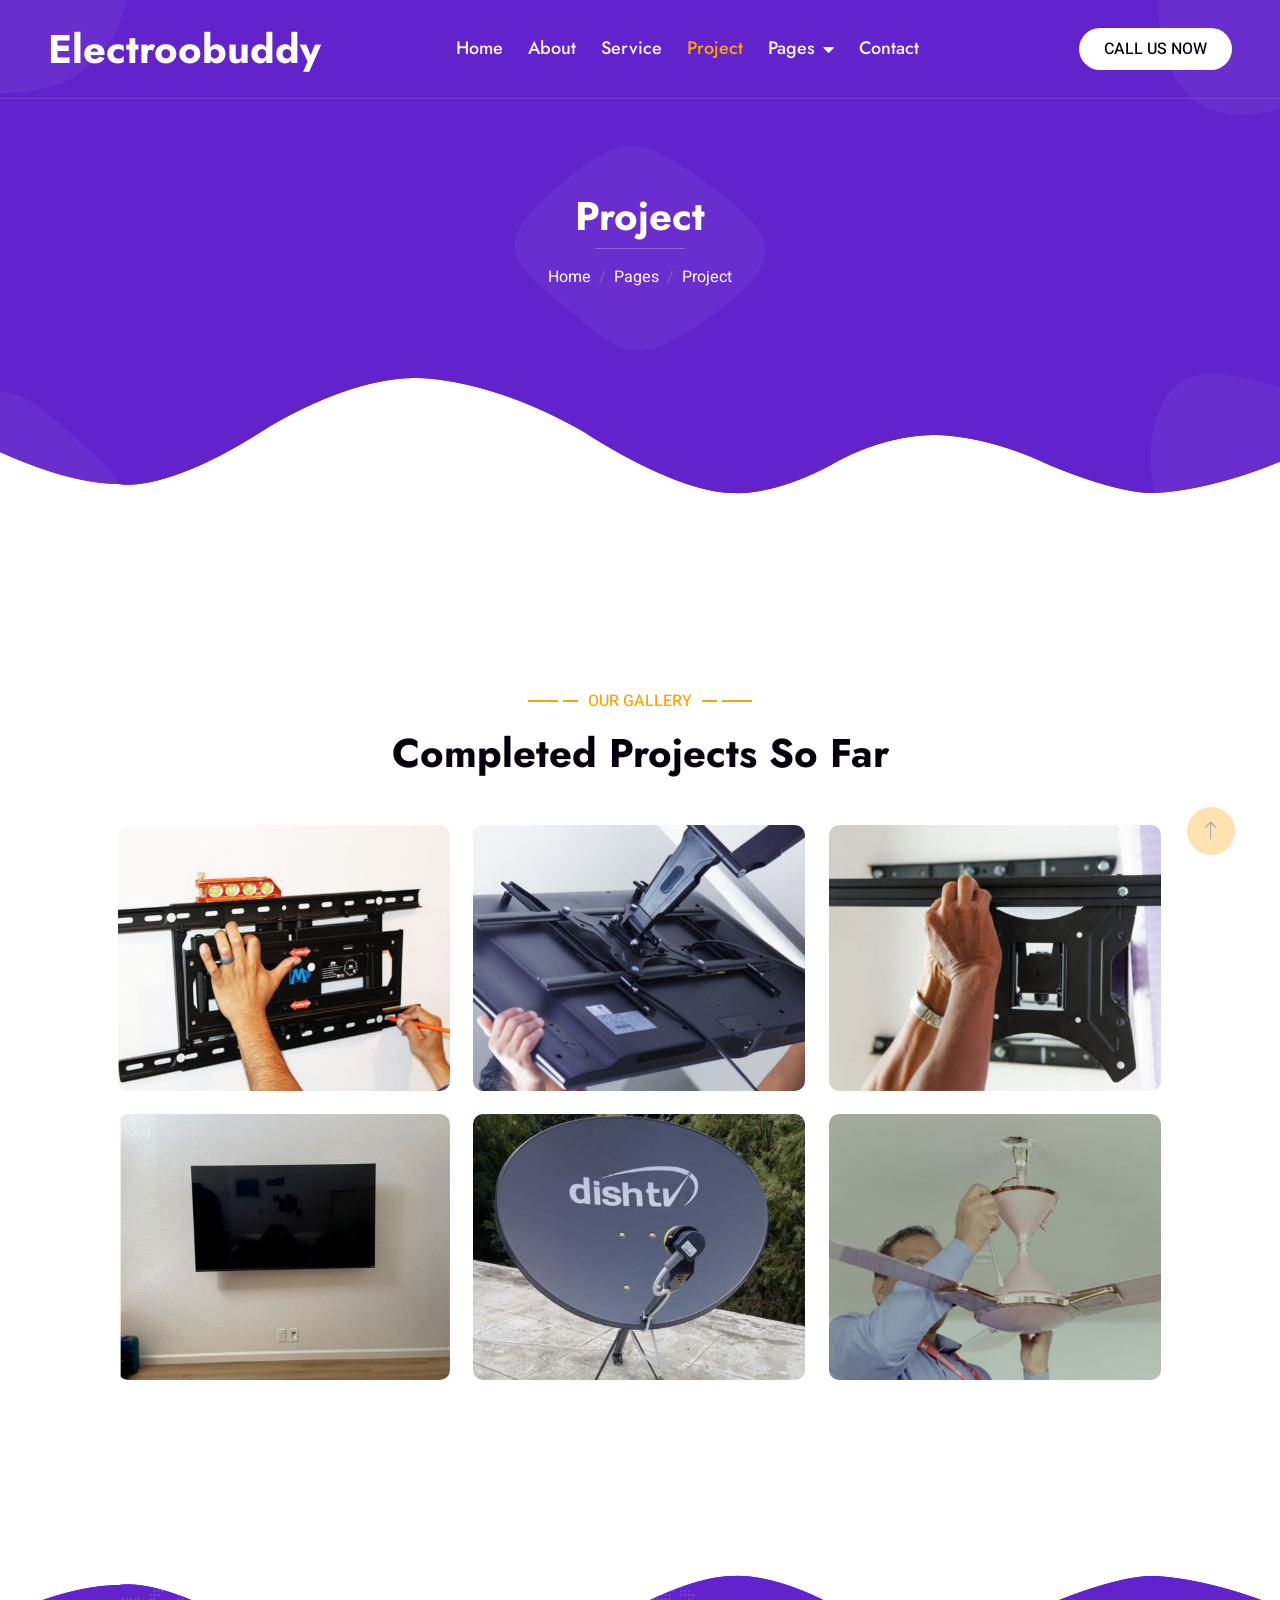
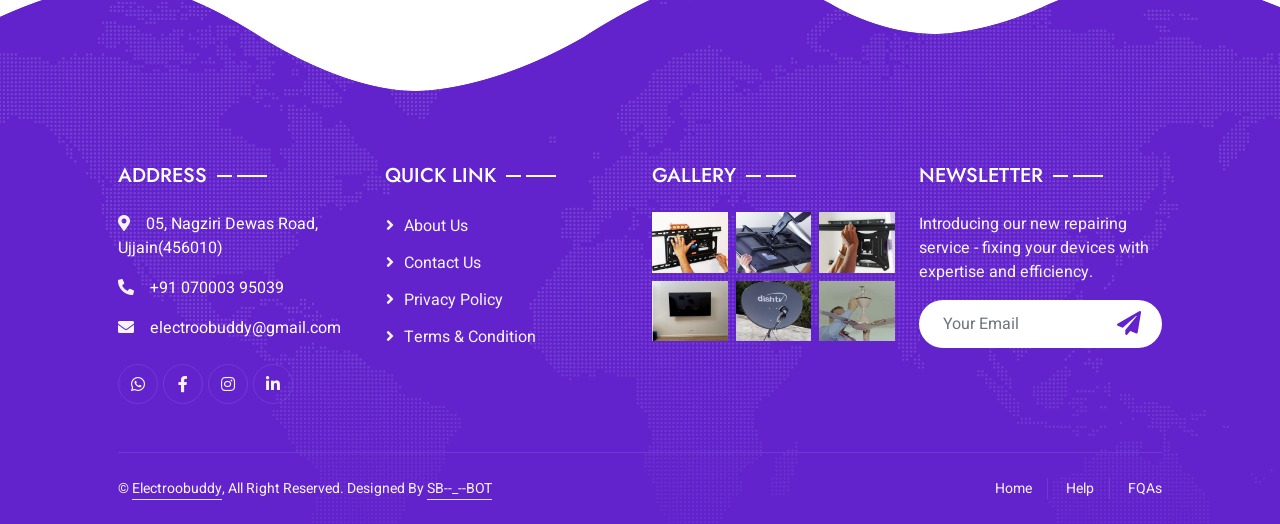
<file: project.html>
<!DOCTYPE html>
<html lang="en">

<head>
    <meta charset="utf-8">
    <title>Electroobuddy</title>
    <meta content="width=device-width, initial-scale=1.0, maximum-scale=5.0, user-scalable=yes" name="viewport">
    <meta content="" name="keywords">
    <meta content="" name="description">

    <!-- Favicon -->
    <link href="img/favicon.ico" rel="icon">

    <!-- Google Web Fonts -->
    <link rel="preconnect" href="https://fonts.googleapis.com">
    <link rel="preconnect" href="https://fonts.gstatic.com" crossorigin>
    <link href="https://fonts.googleapis.com/css2?family=Heebo:wght@400;500&family=Jost:wght@500;600;700&display=swap" rel="stylesheet"> 

    <!-- Icon Font Stylesheet -->
    <link href="https://cdnjs.cloudflare.com/ajax/libs/font-awesome/5.10.0/css/all.min.css" rel="stylesheet">
    <link rel="stylesheet" href="https://site-assets.fontawesome.com/releases/v6.2.1/css/all.css">
    <link href="https://cdn.jsdelivr.net/npm/bootstrap-icons@1.4.1/font/bootstrap-icons.css" rel="stylesheet">

    <!-- Libraries Stylesheet -->
    <link href="lib/animate/animate.min.css" rel="stylesheet">
    <link href="lib/owlcarousel/assets/owl.carousel.min.css" rel="stylesheet">
    <link href="lib/lightbox/css/lightbox.min.css" rel="stylesheet">

    <!-- Customized Bootstrap Stylesheet -->
    <link href="css/bootstrap.min.css" rel="stylesheet">

    <!-- Template Stylesheet -->
    <link href="css/style.css" rel="stylesheet">
</head>

<body>
    <div class="container-xxl bg-white p-0">
        <!-- Spinner Start -->
        <div id="spinner" class="show bg-white position-fixed translate-middle w-100 vh-100 top-50 start-50 d-flex align-items-center justify-content-center">
            <div class="spinner-grow text-primary" style="width: 3rem; height: 3rem;" role="status">
                <span class="sr-only">Loading...</span>
            </div>
        </div>
        <!-- Spinner End -->


        <!-- Navbar & Hero Start -->
        <div class="container-xxl position-relative p-0">
            <nav class="navbar navbar-expand-lg navbar-light px-4 px-lg-5 py-3 py-lg-0">
                <a href="index.html" class="navbar-brand p-0">
                    <h1 class="m-0">Electroobuddy</h1>
                    <!-- <img src="img/logo.png" alt="Logo"> -->
                </a>
                <button class="navbar-toggler" type="button" data-bs-toggle="collapse" data-bs-target="#navbarCollapse">
                    <span class="fa fa-bars"></span>
                </button>
                <div class="collapse navbar-collapse" id="navbarCollapse">
                    <div class="navbar-nav mx-auto py-0">
                        <a href="index.html" class="nav-item nav-link">Home</a>
                        <a href="about.html" class="nav-item nav-link">About</a>
                        <a href="service.html" class="nav-item nav-link">Service</a>
                        <a href="project.html" class="nav-item nav-link active">Project</a>
                        <div class="nav-item dropdown">
                            <a href="#" class="nav-link dropdown-toggle" data-bs-toggle="dropdown">Pages</a>
                            <div class="dropdown-menu m-0">
                                <a href="team.html" class="dropdown-item">Our Team</a>
                                <a href="testimonial.html" class="dropdown-item">Testimonial</a>
                                <a href="gallery.html" class="dropdown-item">Gallery</a>
                            </div>
                        </div>
                        <a href="contact.html" class="nav-item nav-link">Contact</a>
                    </div>
                    <a href="tel:9107000395039" class="btn rounded-pill py-2 px-4 ms-3 d-none d-lg-block">CALL US NOW</a>
                </div>
            </nav>

            <div class="container-xxl py-5 bg-primary hero-header">
                <div class="container my-5 py-5 px-lg-5">
                    <div class="row g-5 py-5">
                        <div class="col-12 text-center">
                            <h1 class="text-white animated slideInDown">Project</h1>
                            <hr class="bg-white mx-auto mt-0" style="width: 90px;">
                            <nav aria-label="breadcrumb">
                                <ol class="breadcrumb justify-content-center">
                                    <li class="breadcrumb-item"><a class="text-white" href="index.html">Home</a></li>
                                    <li class="breadcrumb-item text-white">Pages</li>
                                    <li class="breadcrumb-item text-white active" aria-current="page">Project</li>
                                </ol>
                            </nav>
                        </div>
                    </div>
                </div>
            </div>
        </div>
        <!-- Navbar & Hero End -->


        <!-- Projects Start -->
        <div class="container-xxl py-5">
            <div class="container py-5 px-lg-5">
                <div class="wow fadeInUp" data-wow-delay="0.1s">
                    <p class="section-title text-secondary justify-content-center"><span></span>Our Gallery<span></span></p>
                    <h1 class="text-center mb-5">Completed Projects So Far</h1>
                </div>
                <div class="row g-4 portfolio-container">
                    <div class="col-lg-4 col-md-6 portfolio-item first wow fadeInUp" data-wow-delay="0.1s">
                        <div class="rounded overflow-hidden">
                            <div class="position-relative overflow-hidden">
                                <img class="img-fluid w-100" src="img/portfolio-1.jpg" alt="">
                                <div class="portfolio-overlay">
                                    <a class="btn btn-square btn-outline-light mx-1" href="img/portfolio-1.jpg" data-lightbox="portfolio"><i class="fa fa-eye"></i></a>
                                </div>
                            </div>
                        </div>
                    </div>
                    <div class="col-lg-4 col-md-6 portfolio-item second wow fadeInUp" data-wow-delay="0.3s">
                        <div class="rounded overflow-hidden">
                            <div class="position-relative overflow-hidden">
                                <img class="img-fluid w-100" src="img/portfolio-2.jpg" alt="">
                                <div class="portfolio-overlay">
                                    <a class="btn btn-square btn-outline-light mx-1" href="img/portfolio-2.jpg" data-lightbox="portfolio"><i class="fa fa-eye"></i></a>
                                </div>
                            </div>
                        </div>
                    </div>
                    <div class="col-lg-4 col-md-6 portfolio-item first wow fadeInUp" data-wow-delay="0.5s">
                        <div class="rounded overflow-hidden">
                            <div class="position-relative overflow-hidden">
                                <img class="img-fluid w-100" src="img/portfolio-3.jpg" alt="">
                                <div class="portfolio-overlay">
                                    <a class="btn btn-square btn-outline-light mx-1" href="img/portfolio-3.jpg" data-lightbox="portfolio"><i class="fa fa-eye"></i></a>
                                </div>
                            </div>
                        </div>
                    </div>
                    <div class="col-lg-4 col-md-6 portfolio-item second wow fadeInUp" data-wow-delay="0.1s">
                        <div class="rounded overflow-hidden">
                            <div class="position-relative overflow-hidden">
                                <img class="img-fluid w-100" src="img/portfolio-4.jpg" alt="">
                                <div class="portfolio-overlay">
                                    <a class="btn btn-square btn-outline-light mx-1" href="img/portfolio-4.jpg" data-lightbox="portfolio"><i class="fa fa-eye"></i></a>
                                </div>
                            </div>
                        </div>
                    </div>
                    <div class="col-lg-4 col-md-6 portfolio-item first wow fadeInUp" data-wow-delay="0.3s">
                        <div class="rounded overflow-hidden">
                            <div class="position-relative overflow-hidden">
                                <img class="img-fluid w-100" src="img/portfolio-5.jpg" alt="">
                                <div class="portfolio-overlay">
                                    <a class="btn btn-square btn-outline-light mx-1" href="img/portfolio-5.jpg" data-lightbox="portfolio"><i class="fa fa-eye"></i></a>
                                </div>
                            </div>
                        </div>
                    </div>
                    <div class="col-lg-4 col-md-6 portfolio-item second wow fadeInUp" data-wow-delay="0.5s">
                        <div class="rounded overflow-hidden">
                            <div class="position-relative overflow-hidden">
                                <img class="img-fluid w-100" src="img/portfolio-6.jpg" alt="">
                                <div class="portfolio-overlay">
                                    <a class="btn btn-square btn-outline-light mx-1" href="img/portfolio-6.jpg" data-lightbox="portfolio"><i class="fa fa-eye"></i></a>
                                </div>
                            </div>
                        </div>
                    </div>
                </div>
            </div>
        </div>
        <!-- Project End -->        

        <!-- Footer Start -->
        <div class="container-fluid bg-primary text-light footer wow fadeIn" data-wow-delay="0.1s">
            <div class="container py-5 px-lg-5">
                <div class="row g-5">
                    <div class="col-md-6 col-lg-3">
                        <p class="section-title text-white h5 mb-4">Address<span></span></p>
                        <p><i class="fa fa-map-marker-alt me-3"></i><a class="text-white" href="https://goo.gl/maps/vXm1SiPr6QECoqbH7" target="_blank">05, Nagziri Dewas Road, Ujjain(456010)</a></p>
                        <p><i class="fa fa-phone-alt me-3"></i><a class="text-white" href="tel:9107000395039" target="_blank">+91 070003 95039</a></p>
                        <p><i class="fa fa-envelope me-3"></i><a class="text-white" href="mailto:electroobuddy@gmail.com" target="_blank">electroobuddy@gmail.com</p>
                        <div class="d-flex pt-2">
                            <a class="btn btn-outline-light btn-social" href="https://wa.me/9107000395039"><i class="fab fa-whatsapp"></i></a>
                            <a class="btn btn-outline-light btn-social" href=""><i class="fab fa-facebook-f"></i></a>
                            <a class="btn btn-outline-light btn-social" href="https://instagram.com/electroo_buddy"><i class="fab fa-instagram"></i></a>
                            <a class="btn btn-outline-light btn-social" href=""><i class="fab fa-linkedin-in"></i></a>
                        </div>
                    </div>
                    <div class="col-md-6 col-lg-3">
                        <p class="section-title text-white h5 mb-4">Quick Link<span></span></p>
                        <a class="btn btn-link" href="about.html">About Us</a>
                        <a class="btn btn-link" href="contact.html">Contact Us</a>
                        <a class="btn btn-link" href="privacy-policy.html">Privacy Policy</a>
                        <a class="btn btn-link" href="Terms-and-Condition.html">Terms & Condition</a>
                    </div>
                    <div class="col-md-6 col-lg-3">
                        <p class="section-title text-white h5 mb-4">Gallery<span></span></p>
                        <div class="row g-2">
                            <div class="col-4">
                                <img class="img-fluid" src="img/portfolio-1.jpg" alt="Image">
                            </div>
                            <div class="col-4">
                                <img class="img-fluid" src="img/portfolio-2.jpg" alt="Image">
                            </div>
                            <div class="col-4">
                                <img class="img-fluid" src="img/portfolio-3.jpg" alt="Image">
                            </div>
                            <div class="col-4">
                                <img class="img-fluid" src="img/portfolio-4.jpg" alt="Image">
                            </div>
                            <div class="col-4">
                                <img class="img-fluid" src="img/portfolio-5.jpg" alt="Image">
                            </div>
                            <div class="col-4">
                                <img class="img-fluid" src="img/portfolio-6.jpg" alt="Image">
                            </div>
                        </div>
                    </div>
                    <div class="col-md-6 col-lg-3">
                        <p class="section-title text-white h5 mb-4">Newsletter<span></span></p>
                        <p>Introducing our new repairing service - fixing your devices with expertise and efficiency.</p>
                        <form target="_blank" class="position-relative w-100 mt-3" action="https://formsubmit.co/electroobuddy@gmail.com" method="POST">
                            <input class="form-control border-0 rounded-pill w-100 ps-4 pe-5" type="email" name="email" placeholder="Your Email" style="height: 48px;" required>
                            <button type="submit" class="btn shadow-none position-absolute top-0 end-0 mt-1 me-2"><i class="fa fa-paper-plane text-primary fs-4"></i></button>
                        </form>
                    </div>
                </div>
            </div>
            <div class="container px-lg-5">
                <div class="copyright">
                    <div class="row">
                        <div class="col-md-6 text-center text-md-start mb-3 mb-md-0">
                            &copy; <a class="border-bottom" href="index.html">Electroobuddy</a>, All Right Reserved. 
							
							
							Designed By <a class="border-bottom" href="https://sbbbotgh.github.io/class-144-pro/">SB--_--BOT</a>
                        </div>
                        <div class="col-md-6 text-center text-md-end">
                            <div class="footer-menu">
                                <a href="index.html">Home</a>
                                <a href="contact.html">Help</a>
                                <a href="">FQAs</a>
                            </div>
                        </div>
                    </div>
                </div>
            </div>
        </div>
        <!-- Footer End -->


        <!-- Back to Top -->
        <a href="#" class="btn btn-lg btn-secondary btn-lg-square back-to-top"><i class="bi bi-arrow-up"></i></a>
    </div>

    <!-- JavaScript Libraries -->
    <script src="https://code.jquery.com/jquery-3.4.1.min.js"></script>
    <script src="https://cdn.jsdelivr.net/npm/bootstrap@5.0.0/dist/js/bootstrap.bundle.min.js"></script>
    <script src="lib/wow/wow.min.js"></script>
    <script src="lib/easing/easing.min.js"></script>
    <script src="lib/waypoints/waypoints.min.js"></script>
    <script src="lib/counterup/counterup.min.js"></script>
    <script src="lib/owlcarousel/owl.carousel.min.js"></script>
    <script src="lib/isotope/isotope.pkgd.min.js"></script>
    <script src="lib/lightbox/js/lightbox.min.js"></script>

    <!-- Template Javascript -->
    <script src="js/main.js"></script>
</body>

</html>
</file>
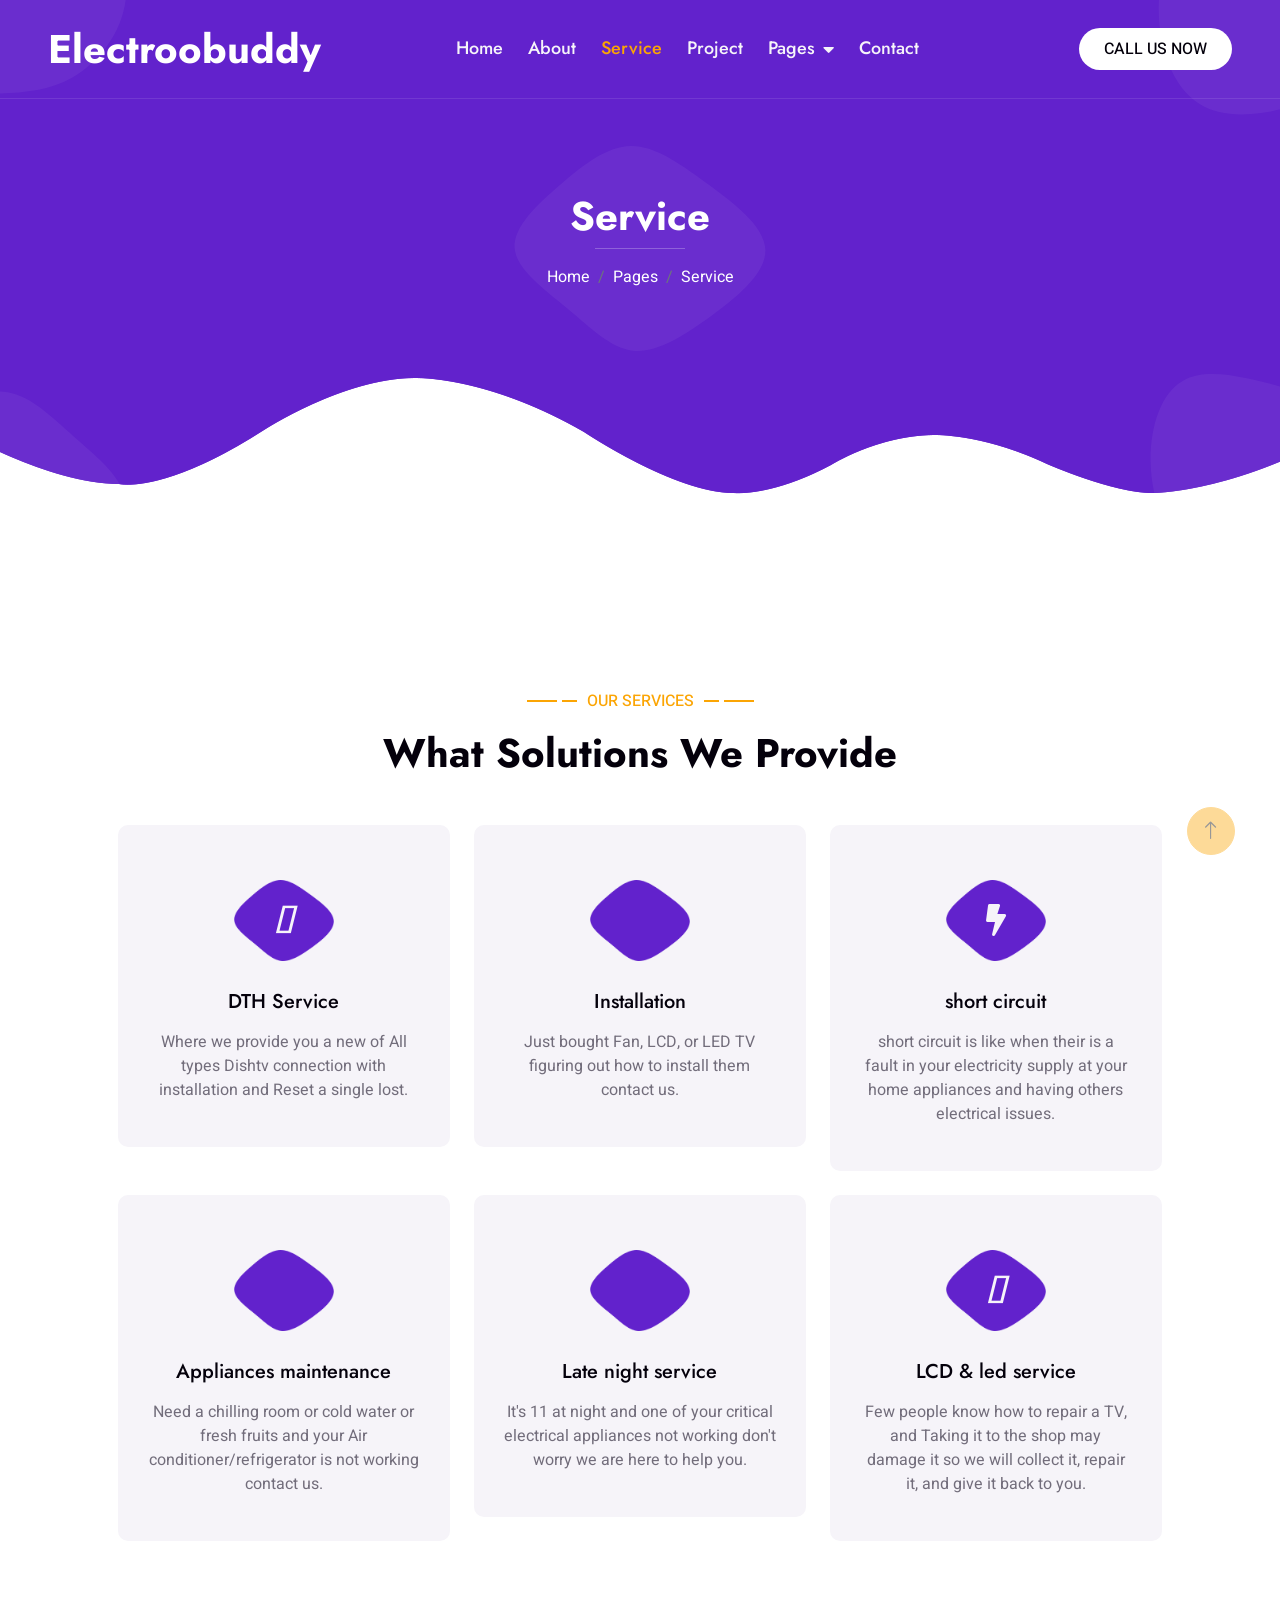
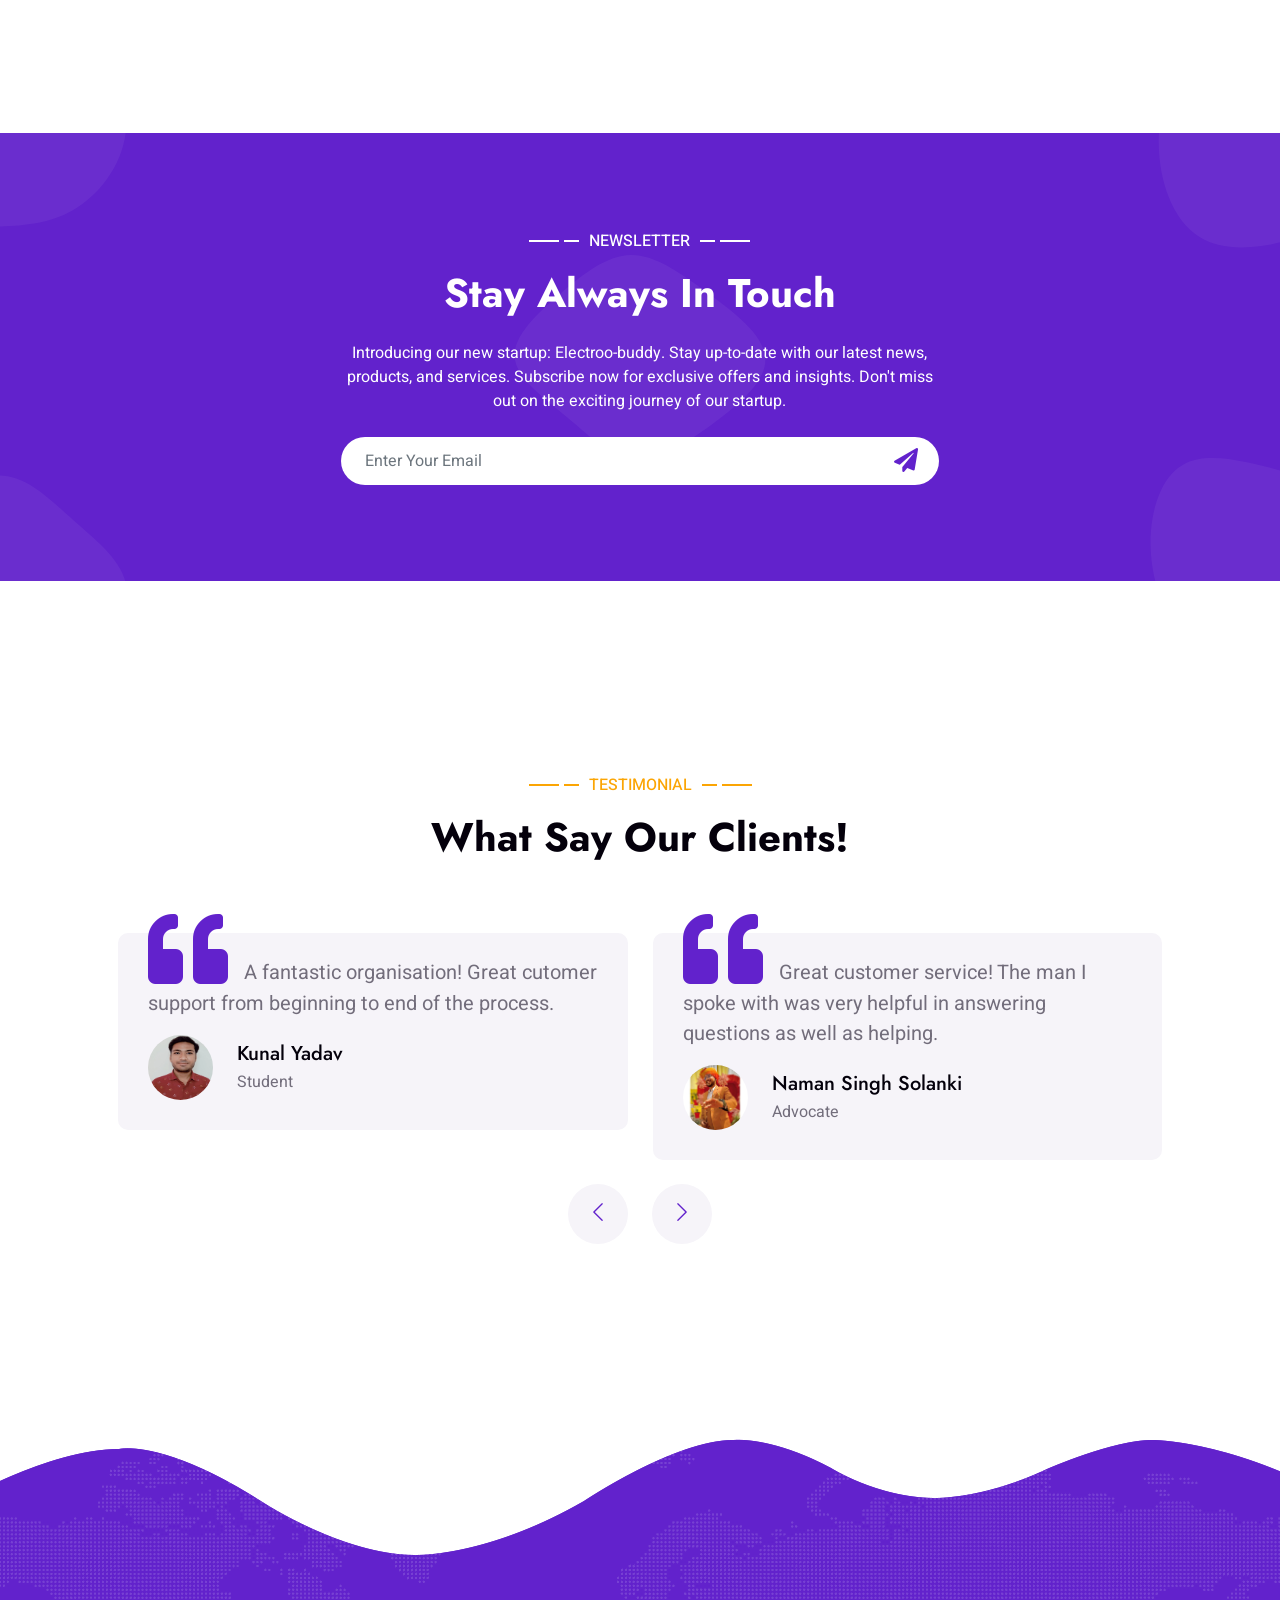
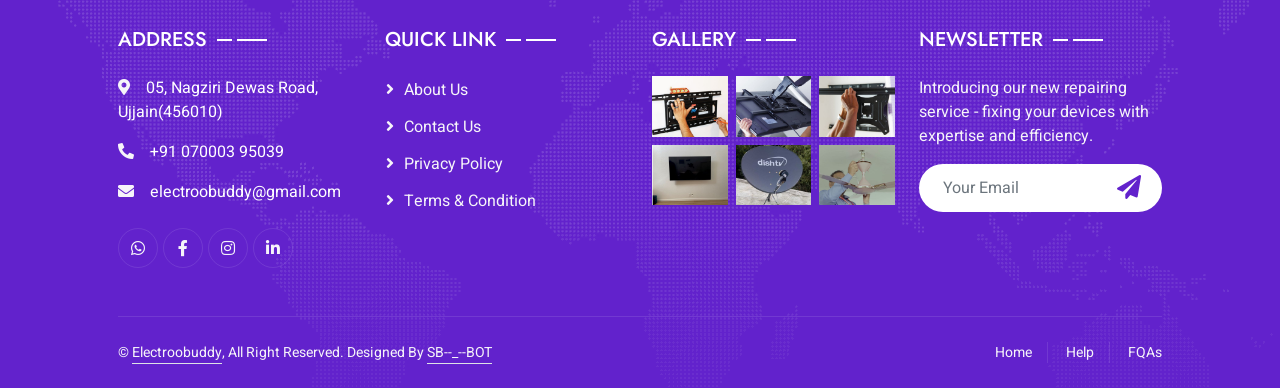
<file: service.html>
<!DOCTYPE html>
<html lang="en">

<head>
    <meta charset="utf-8">
    <title>Electroobuddy</title>
    <meta content="width=device-width, initial-scale=1.0, maximum-scale=5.0, user-scalable=yes" name="viewport">
    <meta content="" name="keywords">
    <meta content="" name="description">

    <!-- Favicon -->
    <link href="img/favicon.ico" rel="icon">

    <!-- Google Web Fonts -->
    <link rel="preconnect" href="https://fonts.googleapis.com">
    <link rel="preconnect" href="https://fonts.gstatic.com" crossorigin>
    <link href="https://fonts.googleapis.com/css2?family=Heebo:wght@400;500&family=Jost:wght@500;600;700&display=swap" rel="stylesheet"> 

    <!-- Icon Font Stylesheet -->
    <link href="https://cdnjs.cloudflare.com/ajax/libs/font-awesome/5.10.0/css/all.min.css" rel="stylesheet">
    <link rel="stylesheet" href="https://site-assets.fontawesome.com/releases/v6.2.1/css/all.css">
    <link href="https://cdn.jsdelivr.net/npm/bootstrap-icons@1.4.1/font/bootstrap-icons.css" rel="stylesheet">

    <!-- Libraries Stylesheet -->
    <link href="lib/animate/animate.min.css" rel="stylesheet">
    <link href="lib/owlcarousel/assets/owl.carousel.min.css" rel="stylesheet">
    <link href="lib/lightbox/css/lightbox.min.css" rel="stylesheet">

    <!-- Customized Bootstrap Stylesheet -->
    <link href="css/bootstrap.min.css" rel="stylesheet">

    <!-- Template Stylesheet -->
    <link href="css/style.css" rel="stylesheet">
</head>

<body>
    <div class="container-xxl bg-white p-0">
        <!-- Spinner Start -->
        <div id="spinner" class="show bg-white position-fixed translate-middle w-100 vh-100 top-50 start-50 d-flex align-items-center justify-content-center">
            <div class="spinner-grow text-primary" style="width: 3rem; height: 3rem;" role="status">
                <span class="sr-only">Loading...</span>
            </div>
        </div>
        <!-- Spinner End -->


        <!-- Navbar & Hero Start -->
        <div class="container-xxl position-relative p-0">
            <nav class="navbar navbar-expand-lg navbar-light px-4 px-lg-5 py-3 py-lg-0">
                <a href="index.html" class="navbar-brand p-0">
                    <h1 class="m-0">Electroobuddy</h1>
                    <!-- <img src="img/logo.png" alt="Logo"> -->
                </a>
                <button class="navbar-toggler" type="button" data-bs-toggle="collapse" data-bs-target="#navbarCollapse">
                    <span class="fa fa-bars"></span>
                </button>
                <div class="collapse navbar-collapse" id="navbarCollapse">
                    <div class="navbar-nav mx-auto py-0">
                        <a href="index.html" class="nav-item nav-link">Home</a>
                        <a href="about.html" class="nav-item nav-link">About</a>
                        <a href="service.html" class="nav-item nav-link active">Service</a>
                        <a href="project.html" class="nav-item nav-link">Project</a>
                        <div class="nav-item dropdown">
                            <a href="#" class="nav-link dropdown-toggle" data-bs-toggle="dropdown">Pages</a>
                            <div class="dropdown-menu m-0">
                                <a href="team.html" class="dropdown-item">Our Team</a>
                                <a href="testimonial.html" class="dropdown-item">Testimonial</a>
                                <a href="gallery.html" class="dropdown-item">Gallery</a>
                            </div>
                        </div>
                        <a href="contact.html" class="nav-item nav-link">Contact</a>
                    </div>
                    <a href="tel:9107000395039" class="btn rounded-pill py-2 px-4 ms-3 d-none d-lg-block">CALL US NOW</a>
                </div>
            </nav>

            <div class="container-xxl py-5 bg-primary hero-header">
                <div class="container my-5 py-5 px-lg-5">
                    <div class="row g-5 py-5">
                        <div class="col-12 text-center">
                            <h1 class="text-white animated slideInDown">Service</h1>
                            <hr class="bg-white mx-auto mt-0" style="width: 90px;">
                            <nav aria-label="breadcrumb">
                                <ol class="breadcrumb justify-content-center">
                                    <li class="breadcrumb-item"><a class="text-white" href="index.html">Home</a></li>
                                    <li class="breadcrumb-item text-white">Pages</li>
                                    <li class="breadcrumb-item text-white active" aria-current="page">Service</li>
                                </ol>
                            </nav>
                        </div>
                    </div>
                </div>
            </div>
        </div>
        <!-- Navbar & Hero End -->


        <!-- Service Start -->
        <div class="container-xxl py-5">
            <div class="container py-5 px-lg-5">
                <div class="wow fadeInUp" data-wow-delay="0.1s">
                    <p class="section-title text-secondary justify-content-center"><span></span>Our Services<span></span></p>
                    <h1 class="text-center mb-5">What Solutions We Provide</h1>
                </div>
                <div class="row g-4">
                    <div class="col-lg-4 col-md-6 wow fadeInUp" data-wow-delay="0.1s">
                        <div class="service-item d-flex flex-column text-center rounded">
                            <div class="service-icon flex-shrink-0">
                                <i class="fa-solid fa-satellite-dish fa-2x"></i>
                            </div>
                            <h5 class="mb-3">DTH Service</h5>
                            <p class="m-0">Where we provide you a new of All types Dishtv connection with installation and Reset a single lost.</p>
                            <a class="btn btn-square" href="https://wa.me/918905349072?text=DTH%20Service" target="_blank"><i class="fa fa-arrow-right"></i></a>
                        </div>
                    </div>
                    <div class="col-lg-4 col-md-6 wow fadeInUp" data-wow-delay="0.3s">
                        <div class="service-item d-flex flex-column text-center rounded">
                            <div class="service-icon flex-shrink-0">
                                <i class="fa-solid fa-plus-large fa-2x"></i>
                            </div>
                            <h5 class="mb-3">Installation</h5>
                            <p class="m-0">Just bought Fan, LCD, or LED TV figuring out how to install them contact us.</p>
                            <a class="btn btn-square" href="https://wa.me/918905349072?text=Appliance%20Maintenance" target="_blank"><i class="fa fa-arrow-right"></i></a>
                        </div>
                    </div>
                    <div class="col-lg-4 col-md-6 wow fadeInUp" data-wow-delay="0.5s">
                        <div class="service-item d-flex flex-column text-center rounded">
                            <div class="service-icon flex-shrink-0">
                                <i class="fa fa-bolt fa-2x"></i>
                            </div>
                            <h5 class="mb-3">short circuit</h5>
                            <p class="m-0">short circuit is like when their is a fault in your electricity supply at your home appliances and having others electrical issues.</p>
                            <a class="btn btn-square" href="https://wa.me/918905349072?text=short circuit" target="_blank"><i class="fa fa-arrow-right"></i></a>
                        </div>
                    </div>
                    <div class="col-lg-4 col-md-6 wow fadeInUp" data-wow-delay="0.1s">
                        <div class="service-item d-flex flex-column text-center rounded">
                            <div class="service-icon flex-shrink-0">
                                <i class="fa-solid fa-screwdriver-wrench fa-2x"></i>
                            </div>

                            <h5 class="mb-3">Appliances maintenance</h5>
                            <p class="m-0">Need a chilling room or cold water or fresh fruits and your Air conditioner/refrigerator is not working contact us.</p>
                            <a class="btn btn-square" href="https://wa.me/918905349072?text=Appliances%20maintenance" target="_blank"><i class="fa fa-arrow-right"></i></a>
                        </div>
                    </div>
                    <div class="col-lg-4 col-md-6 wow fadeInUp" data-wow-delay="0.3s">
                        <div class="service-item d-flex flex-column text-center rounded">
                            <div class="service-icon flex-shrink-0">
                                <i class="fa-solid fa-moon-cloud fa-2x"></i>
                            </div>
                            <h5 class="mb-3">Late night service</h5>
                            <p class="m-0">It's 11 at night and one of your critical electrical appliances not working don't worry we are here to help you.</p>
                            <a class="btn btn-square" href="https://wa.me/918905349072?text=Late%20night%20service" target="_blank"><i class="fa fa-arrow-right"></i></a>
                        </div>
                    </div>
                    <div class="col-lg-4 col-md-6 wow fadeInUp" data-wow-delay="0.5s">
                        <div class="service-item d-flex flex-column text-center rounded">
                            <div class="service-icon flex-shrink-0">
                                <i class="fa-solid fa-tv fa-2x"></i>
                            </div>
                            <h5 class="mb-3">LCD & led service</h5>
                            <p class="m-0">Few people know how to repair a TV, and Taking it to the shop may damage it so we will collect it, repair it, and give it back to you.</p>
                            <a class="btn btn-square" href="https://wa.me/918905349072?text=LCD+and+led+service"><i class="fa fa-arrow-right"></i></a>
                        </div>
                    </div>
                </div>
            </div>
        </div>
        <!-- Service End -->


        <!-- Newsletter Start -->
        <div class="container-xxl bg-primary newsletter py-5 wow fadeInUp" data-wow-delay="0.1s">
            <div class="container py-5 px-lg-5">
                <div class="row justify-content-center">
                    <div class="col-lg-7 text-center">
                        <p class="section-title text-white justify-content-center"><span></span>Newsletter<span></span></p>
                        <h1 class="text-center text-white mb-4">Stay Always In Touch</h1>
                        <p class="text-white mb-4">Introducing our new startup: Electroo-buddy. Stay up-to-date with our latest news, products, and services. Subscribe now for exclusive offers and insights. Don't miss out on the exciting journey of our startup.</p>
                        <form target="_blank" class="position-relative w-100 mt-3" action="https://formsubmit.co/electroobuddy@gmail.com" method="POST">
                            <input class="form-control border-0 rounded-pill w-100 ps-4 pe-5" type="email" name="email" placeholder="Enter Your Email" style="height: 48px;" required>
                            <button type="submit" class="btn shadow-none position-absolute top-0 end-0 mt-1 me-2"><i class="fa fa-paper-plane text-primary fs-4"></i></button>
                        </form>
                    </div>
                </div>
            </div>
        </div>
        <!-- Newsletter End -->


        <!-- Testimonial Start -->
        <div class="container-xxl py-5 wow fadeInUp" data-wow-delay="0.1s">
            <div class="container py-5 px-lg-5">
                <p class="section-title text-secondary justify-content-center"><span></span>Testimonial<span></span></p>
                <h1 class="text-center mb-5">What Say Our Clients!</h1>
                <div class="owl-carousel testimonial-carousel">

                    <div class="testimonial-item bg-light rounded my-4">
                        <p class="fs-5"><i class="fa fa-quote-left fa-4x text-primary mt-n4 me-3"></i>A fantastic organisation! Great cutomer support from beginning to end of the process.
                        </p>
                        <div class="d-flex align-items-center">
                            <img class="img-fluid flex-shrink-0 rounded-circle" src="img/testimonial-1.jpg" style="width: 65px; height: 65px;">
                            <div class="ps-4">
                                <h5 class="mb-1">Kunal Yadav</h5>
                                <span>Student</span>
                            </div>
                        </div>
                    </div>
                    <div class="testimonial-item bg-light rounded my-4">
                        <p class="fs-5"><i class="fa fa-quote-left fa-4x text-primary mt-n4 me-3"></i>Great customer service! The man I spoke with was very helpful in answering questions as well as helping.</p>
                        <div class="d-flex align-items-center">
                            <img class="img-fluid flex-shrink-0 rounded-circle" src="img/testimonial-2.jpg" style="width: 65px; height: 65px;">
                            <div class="ps-4">
                                <h5 class="mb-1">Naman Singh Solanki</h5>
                                <span>Advocate</span>
                            </div>
                        </div>
                    </div>
                    <div class="testimonial-item bg-light rounded my-4">
                        <p class="fs-5"><i class="fa fa-quote-left fa-4x text-primary mt-n4 me-3"></i>I highly recommend Electroo-Buddy, they got my TV screen fixed and working good. Very professional.</p>
                        <div class="d-flex align-items-center">
                            <img class="img-fluid flex-shrink-0 rounded-circle" src="img/testimonial-3.jpg" style="width: 65px; height: 65px;">
                            <div class="ps-4">
                                <h5 class="mb-1">Udit Joshi</h5>
                                <span>Police</span>
                            </div>
                        </div>
                    </div>
                </div>
            </div>
        </div>
        <!-- Testimonial End -->
        

        <!-- Footer Start -->
        <div class="container-fluid bg-primary text-light footer wow fadeIn" data-wow-delay="0.1s">
            <div class="container py-5 px-lg-5">
                <div class="row g-5">
                    <div class="col-md-6 col-lg-3">
                        <p class="section-title text-white h5 mb-4">Address<span></span></p>
                        <p><i class="fa fa-map-marker-alt me-3"></i><a class="text-white" href="https://goo.gl/maps/vXm1SiPr6QECoqbH7" target="_blank">05, Nagziri Dewas Road, Ujjain(456010)</a></p>
                        <p><i class="fa fa-phone-alt me-3"></i><a class="text-white" href="tel:9107000395039" target="_blank">+91 070003 95039</a></p>
                        <p><i class="fa fa-envelope me-3"></i><a class="text-white" href="mailto:electroobuddy@gmail.com" target="_blank">electroobuddy@gmail.com</p>
                        <div class="d-flex pt-2">
                            <a class="btn btn-outline-light btn-social" href="https://wa.me/9107000395039"><i class="fab fa-whatsapp"></i></a>
                            <a class="btn btn-outline-light btn-social" href=""><i class="fab fa-facebook-f"></i></a>
                            <a class="btn btn-outline-light btn-social" href="https://instagram.com/electroo_buddy"><i class="fab fa-instagram"></i></a>
                            <a class="btn btn-outline-light btn-social" href=""><i class="fab fa-linkedin-in"></i></a>
                        </div>
                    </div>
                    <div class="col-md-6 col-lg-3">
                        <p class="section-title text-white h5 mb-4">Quick Link<span></span></p>
                        <a class="btn btn-link" href="about.html">About Us</a>
                        <a class="btn btn-link" href="contact.html">Contact Us</a>
                        <a class="btn btn-link" href="privacy-policy.html">Privacy Policy</a>
                        <a class="btn btn-link" href="Terms-and-Condition.html">Terms & Condition</a>
                    </div>
                    <div class="col-md-6 col-lg-3">
                        <p class="section-title text-white h5 mb-4">Gallery<span></span></p>
                        <div class="row g-2">
                            <div class="col-4">
                                <img class="img-fluid" src="img/portfolio-1.jpg" alt="Image">
                            </div>
                            <div class="col-4">
                                <img class="img-fluid" src="img/portfolio-2.jpg" alt="Image">
                            </div>
                            <div class="col-4">
                                <img class="img-fluid" src="img/portfolio-3.jpg" alt="Image">
                            </div>
                            <div class="col-4">
                                <img class="img-fluid" src="img/portfolio-4.jpg" alt="Image">
                            </div>
                            <div class="col-4">
                                <img class="img-fluid" src="img/portfolio-5.jpg" alt="Image">
                            </div>
                            <div class="col-4">
                                <img class="img-fluid" src="img/portfolio-6.jpg" alt="Image">
                            </div>
                        </div>
                    </div>
                    <div class="col-md-6 col-lg-3">
                        <p class="section-title text-white h5 mb-4">Newsletter<span></span></p>
                        <p>Introducing our new repairing service - fixing your devices with expertise and efficiency.</p>
                        <form target="_blank" class="position-relative w-100 mt-3" action="https://formsubmit.co/electroobuddy@gmail.com" method="POST">
                            <input class="form-control border-0 rounded-pill w-100 ps-4 pe-5" type="email" name="email" placeholder="Your Email" style="height: 48px;" required>
                            <button type="submit" class="btn shadow-none position-absolute top-0 end-0 mt-1 me-2"><i class="fa fa-paper-plane text-primary fs-4"></i></button>
                        </form>
                    </div>
                </div>
            </div>
            <div class="container px-lg-5">
                <div class="copyright">
                    <div class="row">
                        <div class="col-md-6 text-center text-md-start mb-3 mb-md-0">
                            &copy; <a class="border-bottom" href="index.html">Electroobuddy</a>, All Right Reserved. 
							
							
							Designed By <a class="border-bottom" href="https://sbbbotgh.github.io/class-144-pro/">SB--_--BOT</a>
                        </div>
                        <div class="col-md-6 text-center text-md-end">
                            <div class="footer-menu">
                                <a href="index.html">Home</a>
                                <a href="contact.html">Help</a>
                                <a href="">FQAs</a>
                            </div>
                        </div>
                    </div>
                </div>
            </div>
        </div>
        <!-- Footer End -->


        <!-- Back to Top -->
        <a href="#" class="btn btn-lg btn-secondary btn-lg-square back-to-top"><i class="bi bi-arrow-up"></i></a>
    </div>

    <!-- JavaScript Libraries -->
    <script src="https://code.jquery.com/jquery-3.4.1.min.js"></script>
    <script src="https://cdn.jsdelivr.net/npm/bootstrap@5.0.0/dist/js/bootstrap.bundle.min.js"></script>
    <script src="lib/wow/wow.min.js"></script>
    <script src="lib/easing/easing.min.js"></script>
    <script src="lib/waypoints/waypoints.min.js"></script>
    <script src="lib/counterup/counterup.min.js"></script>
    <script src="lib/owlcarousel/owl.carousel.min.js"></script>
    <script src="lib/isotope/isotope.pkgd.min.js"></script>
    <script src="lib/lightbox/js/lightbox.min.js"></script>

    <!-- Template Javascript -->
    <script src="js/main.js"></script>
</body>

</html>
</file>
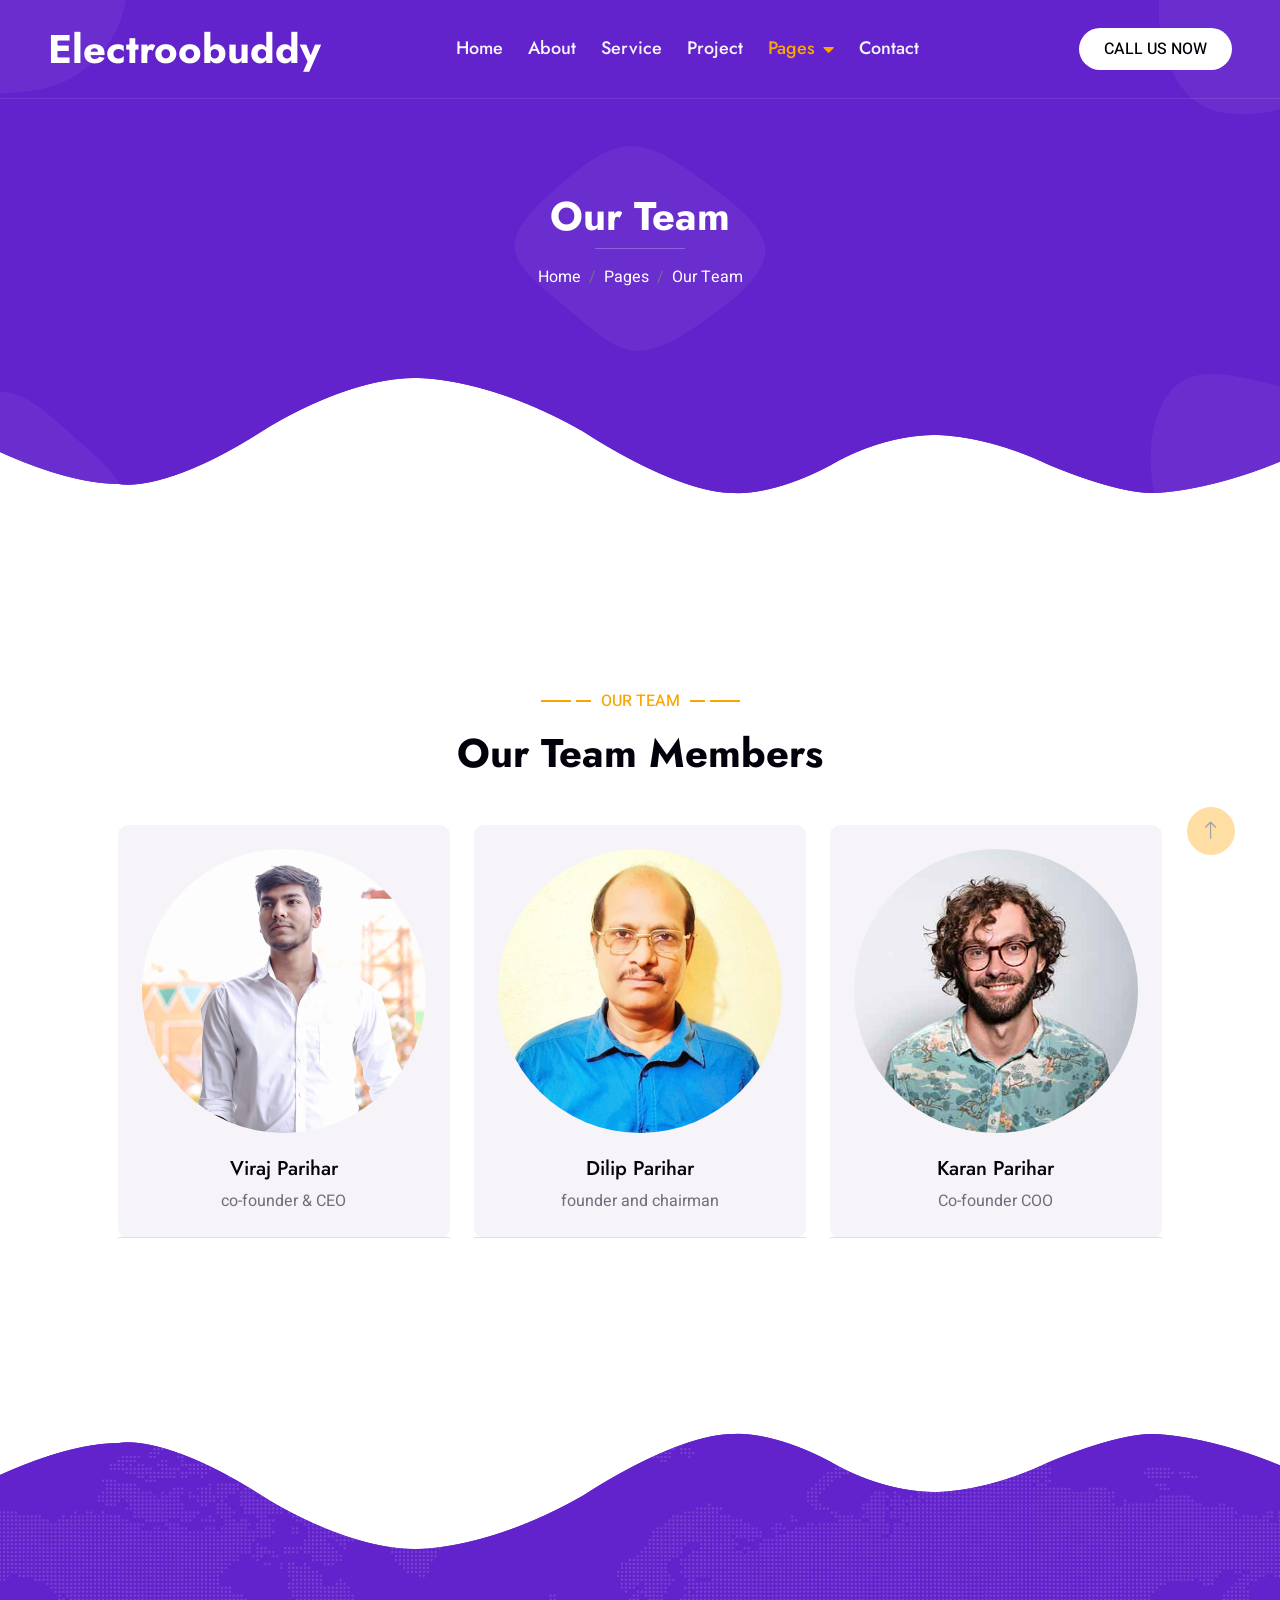
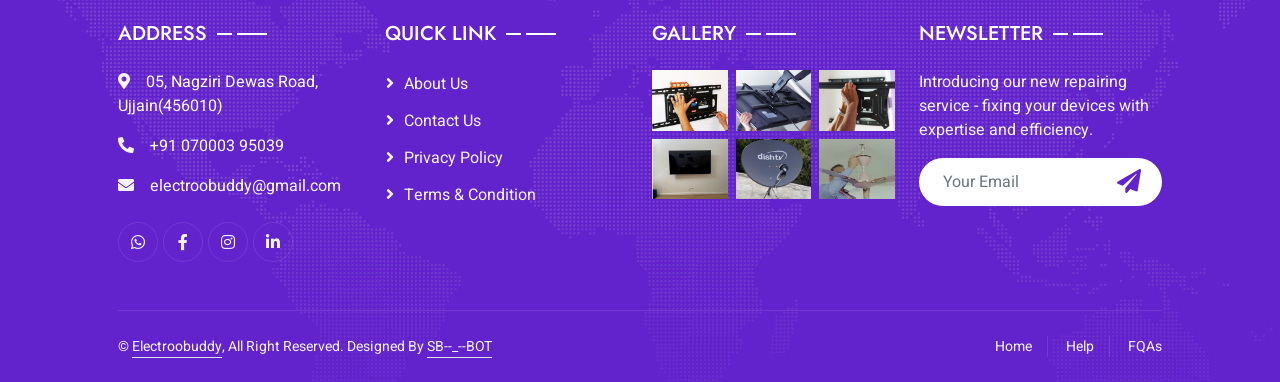
<file: team.html>
<!DOCTYPE html>
<html lang="en">

<head>
    <meta charset="utf-8">
    <title>Electroobuddy</title>
    <meta content="width=device-width, initial-scale=1.0, maximum-scale=5.0, user-scalable=yes" name="viewport">
    <meta content="" name="keywords">
    <meta content="" name="description">

    <!-- Favicon -->
    <link href="img/favicon.ico" rel="icon">

    <!-- Google Web Fonts -->
    <link rel="preconnect" href="https://fonts.googleapis.com">
    <link rel="preconnect" href="https://fonts.gstatic.com" crossorigin>
    <link href="https://fonts.googleapis.com/css2?family=Heebo:wght@400;500&family=Jost:wght@500;600;700&display=swap" rel="stylesheet"> 

    <!-- Icon Font Stylesheet -->
    <link href="https://cdnjs.cloudflare.com/ajax/libs/font-awesome/5.10.0/css/all.min.css" rel="stylesheet">
    <link rel="stylesheet" href="https://site-assets.fontawesome.com/releases/v6.2.1/css/all.css">
    <link href="https://cdn.jsdelivr.net/npm/bootstrap-icons@1.4.1/font/bootstrap-icons.css" rel="stylesheet">

    <!-- Libraries Stylesheet -->
    <link href="lib/animate/animate.min.css" rel="stylesheet">
    <link href="lib/owlcarousel/assets/owl.carousel.min.css" rel="stylesheet">
    <link href="lib/lightbox/css/lightbox.min.css" rel="stylesheet">

    <!-- Customized Bootstrap Stylesheet -->
    <link href="css/bootstrap.min.css" rel="stylesheet">

    <!-- Template Stylesheet -->
    <link href="css/style.css" rel="stylesheet">
</head>

<body>
    <div class="container-xxl bg-white p-0">
        <!-- Spinner Start -->
        <div id="spinner" class="show bg-white position-fixed translate-middle w-100 vh-100 top-50 start-50 d-flex align-items-center justify-content-center">
            <div class="spinner-grow text-primary" style="width: 3rem; height: 3rem;" role="status">
                <span class="sr-only">Loading...</span>
            </div>
        </div>
        <!-- Spinner End -->


        <!-- Navbar & Hero Start -->
        <div class="container-xxl position-relative p-0">
            <nav class="navbar navbar-expand-lg navbar-light px-4 px-lg-5 py-3 py-lg-0">
                <a href="index.html" class="navbar-brand p-0">
                    <h1 class="m-0">Electroobuddy</h1>
                    <!-- <img src="img/logo.png" alt="Logo"> -->
                </a>
                <button class="navbar-toggler" type="button" data-bs-toggle="collapse" data-bs-target="#navbarCollapse">
                    <span class="fa fa-bars"></span>
                </button>
                <div class="collapse navbar-collapse" id="navbarCollapse">
                    <div class="navbar-nav mx-auto py-0">
                        <a href="index.html" class="nav-item nav-link">Home</a>
                        <a href="about.html" class="nav-item nav-link">About</a>
                        <a href="service.html" class="nav-item nav-link">Service</a>
                        <a href="project.html" class="nav-item nav-link">Project</a>
                        <div class="nav-item dropdown">
                            <a href="#" class="nav-link dropdown-toggle active" data-bs-toggle="dropdown">Pages</a>
                            <div class="dropdown-menu m-0">
                                <a href="team.html" class="dropdown-item active">Our Team</a>
                                <a href="testimonial.html" class="dropdown-item">Testimonial</a>
                                <a href="gallery.html" class="dropdown-item">Gallery</a>
                            </div>
                        </div>
                        <a href="contact.html" class="nav-item nav-link">Contact</a>
                    </div>
                    <a href="tel:9107000395039" class="btn rounded-pill py-2 px-4 ms-3 d-none d-lg-block">CALL US NOW</a>
                </div>
            </nav>

            <div class="container-xxl py-5 bg-primary hero-header">
                <div class="container my-5 py-5 px-lg-5">
                    <div class="row g-5 py-5">
                        <div class="col-12 text-center">
                            <h1 class="text-white animated slideInDown">Our Team</h1>
                            <hr class="bg-white mx-auto mt-0" style="width: 90px;">
                            <nav aria-label="breadcrumb">
                                <ol class="breadcrumb justify-content-center">
                                    <li class="breadcrumb-item"><a class="text-white" href="index.html">Home</a></li>
                                    <li class="breadcrumb-item text-white">Pages</li>
                                    <li class="breadcrumb-item text-white active" aria-current="page">Our Team</li>
                                </ol>
                            </nav>
                        </div>
                    </div>
                </div>
            </div>
        </div>
        <!-- Navbar & Hero End -->
        

        <!-- Team Start -->
        <div class="container-xxl py-5">
            <div class="container py-5 px-lg-5">
                <div class="wow fadeInUp" data-wow-delay="0.1s">
                    <p class="section-title text-secondary justify-content-center"><span></span>Our Team<span></span></p>
                    <h1 class="text-center mb-5">Our Team Members</h1>
                </div>
                <div class="row g-4">
                    <div class="col-lg-4 col-md-6 wow fadeInUp" data-wow-delay="0.1s">
                        <div class="team-item bg-light rounded">
                            <div class="text-center border-bottom p-4">
                                <img class="img-fluid rounded-circle mb-4" src="img/team-1.jpg" alt="Viraj Parihar">
                                <h5>Viraj Parihar</h5>
                                <span>co-founder & CEO</span>
                            </div>
                        </div>
                    </div>
                    <div class="col-lg-4 col-md-6 wow fadeInUp" data-wow-delay="0.3s">
                        <div class="team-item bg-light rounded">
                            <div class="text-center border-bottom p-4">
                                <img class="img-fluid rounded-circle mb-4" src="img/team-2.jpg" alt="Dilip Parihar">
                                <h5>Dilip Parihar</h5>
                                <span>founder and chairman</span>
                            </div>
                        </div>
                    </div>
                    <div class="col-lg-4 col-md-6 wow fadeInUp" data-wow-delay="0.5s">
                        <div class="team-item bg-light rounded">
                            <div class="text-center border-bottom p-4">
                                <img class="img-fluid rounded-circle mb-4" src="img/team-3.jpg" alt="">
                                <h5>Karan Parihar</h5>
                                <span>Co-founder COO</span>
                            </div>
                        </div>
                    </div>
                </div>
            </div>
        </div>
        <!-- Team End -->
        

        <!-- Footer Start -->
        <div class="container-fluid bg-primary text-light footer wow fadeIn" data-wow-delay="0.1s">
            <div class="container py-5 px-lg-5">
                <div class="row g-5">
                    <div class="col-md-6 col-lg-3">
                        <p class="section-title text-white h5 mb-4">Address<span></span></p>
                        <p><i class="fa fa-map-marker-alt me-3"></i><a class="text-white" href="https://goo.gl/maps/vXm1SiPr6QECoqbH7" target="_blank">05, Nagziri Dewas Road, Ujjain(456010)</a></p>
                        <p><i class="fa fa-phone-alt me-3"></i><a class="text-white" href="tel:9107000395039" target="_blank">+91 070003 95039</a></p>
                        <p><i class="fa fa-envelope me-3"></i><a class="text-white" href="mailto:electroobuddy@gmail.com" target="_blank">electroobuddy@gmail.com</p>
                        <div class="d-flex pt-2">
                            <a class="btn btn-outline-light btn-social" href="https://wa.me/9107000395039"><i class="fab fa-whatsapp"></i></a>
                            <a class="btn btn-outline-light btn-social" href=""><i class="fab fa-facebook-f"></i></a>
                            <a class="btn btn-outline-light btn-social" href="https://instagram.com/electroo_buddy"><i class="fab fa-instagram"></i></a>
                            <a class="btn btn-outline-light btn-social" href=""><i class="fab fa-linkedin-in"></i></a>
                        </div>
                    </div>
                    <div class="col-md-6 col-lg-3">
                        <p class="section-title text-white h5 mb-4">Quick Link<span></span></p>
                        <a class="btn btn-link" href="about.html">About Us</a>
                        <a class="btn btn-link" href="contact.html">Contact Us</a>
                        <a class="btn btn-link" href="privacy-policy.html">Privacy Policy</a>
                        <a class="btn btn-link" href="Terms-and-Condition.html">Terms & Condition</a>
                    </div>
                    <div class="col-md-6 col-lg-3">
                        <p class="section-title text-white h5 mb-4">Gallery<span></span></p>
                        <div class="row g-2">
                            <div class="col-4">
                                <img class="img-fluid" src="img/portfolio-1.jpg" alt="Image">
                            </div>
                            <div class="col-4">
                                <img class="img-fluid" src="img/portfolio-2.jpg" alt="Image">
                            </div>
                            <div class="col-4">
                                <img class="img-fluid" src="img/portfolio-3.jpg" alt="Image">
                            </div>
                            <div class="col-4">
                                <img class="img-fluid" src="img/portfolio-4.jpg" alt="Image">
                            </div>
                            <div class="col-4">
                                <img class="img-fluid" src="img/portfolio-5.jpg" alt="Image">
                            </div>
                            <div class="col-4">
                                <img class="img-fluid" src="img/portfolio-6.jpg" alt="Image">
                            </div>
                        </div>
                    </div>
                    <div class="col-md-6 col-lg-3">
                        <p class="section-title text-white h5 mb-4">Newsletter<span></span></p>
                        <p>Introducing our new repairing service - fixing your devices with expertise and efficiency.</p>
                        <form target="_blank" class="position-relative w-100 mt-3" action="https://formsubmit.co/electroobuddy@gmail.com" method="POST">
                            <input class="form-control border-0 rounded-pill w-100 ps-4 pe-5" type="email" name="email" placeholder="Your Email" style="height: 48px;" required>
                            <button type="submit" class="btn shadow-none position-absolute top-0 end-0 mt-1 me-2"><i class="fa fa-paper-plane text-primary fs-4"></i></button>
                        </form>
                    </div>
                </div>
            </div>
            <div class="container px-lg-5">
                <div class="copyright">
                    <div class="row">
                        <div class="col-md-6 text-center text-md-start mb-3 mb-md-0">
                            &copy; <a class="border-bottom" href="index.html">Electroobuddy</a>, All Right Reserved. 
							
							
							Designed By <a class="border-bottom" href="https://sbbbotgh.github.io/class-144-pro/">SB--_--BOT</a>
                        </div>
                        <div class="col-md-6 text-center text-md-end">
                            <div class="footer-menu">
                                <a href="index.html">Home</a>
                                <a href="contact.html">Help</a>
                                <a href="">FQAs</a>
                            </div>
                        </div>
                    </div>
                </div>
            </div>
        </div>
        <!-- Footer End -->


        <!-- Back to Top -->
        <a href="#" class="btn btn-lg btn-secondary btn-lg-square back-to-top"><i class="bi bi-arrow-up"></i></a>
    </div>

    <!-- JavaScript Libraries -->
    <script src="https://code.jquery.com/jquery-3.4.1.min.js"></script>
    <script src="https://cdn.jsdelivr.net/npm/bootstrap@5.0.0/dist/js/bootstrap.bundle.min.js"></script>
    <script src="lib/wow/wow.min.js"></script>
    <script src="lib/easing/easing.min.js"></script>
    <script src="lib/waypoints/waypoints.min.js"></script>
    <script src="lib/counterup/counterup.min.js"></script>
    <script src="lib/owlcarousel/owl.carousel.min.js"></script>
    <script src="lib/isotope/isotope.pkgd.min.js"></script>
    <script src="lib/lightbox/js/lightbox.min.js"></script>

    <!-- Template Javascript -->
    <script src="js/main.js"></script>
</body>

</html>
</file>
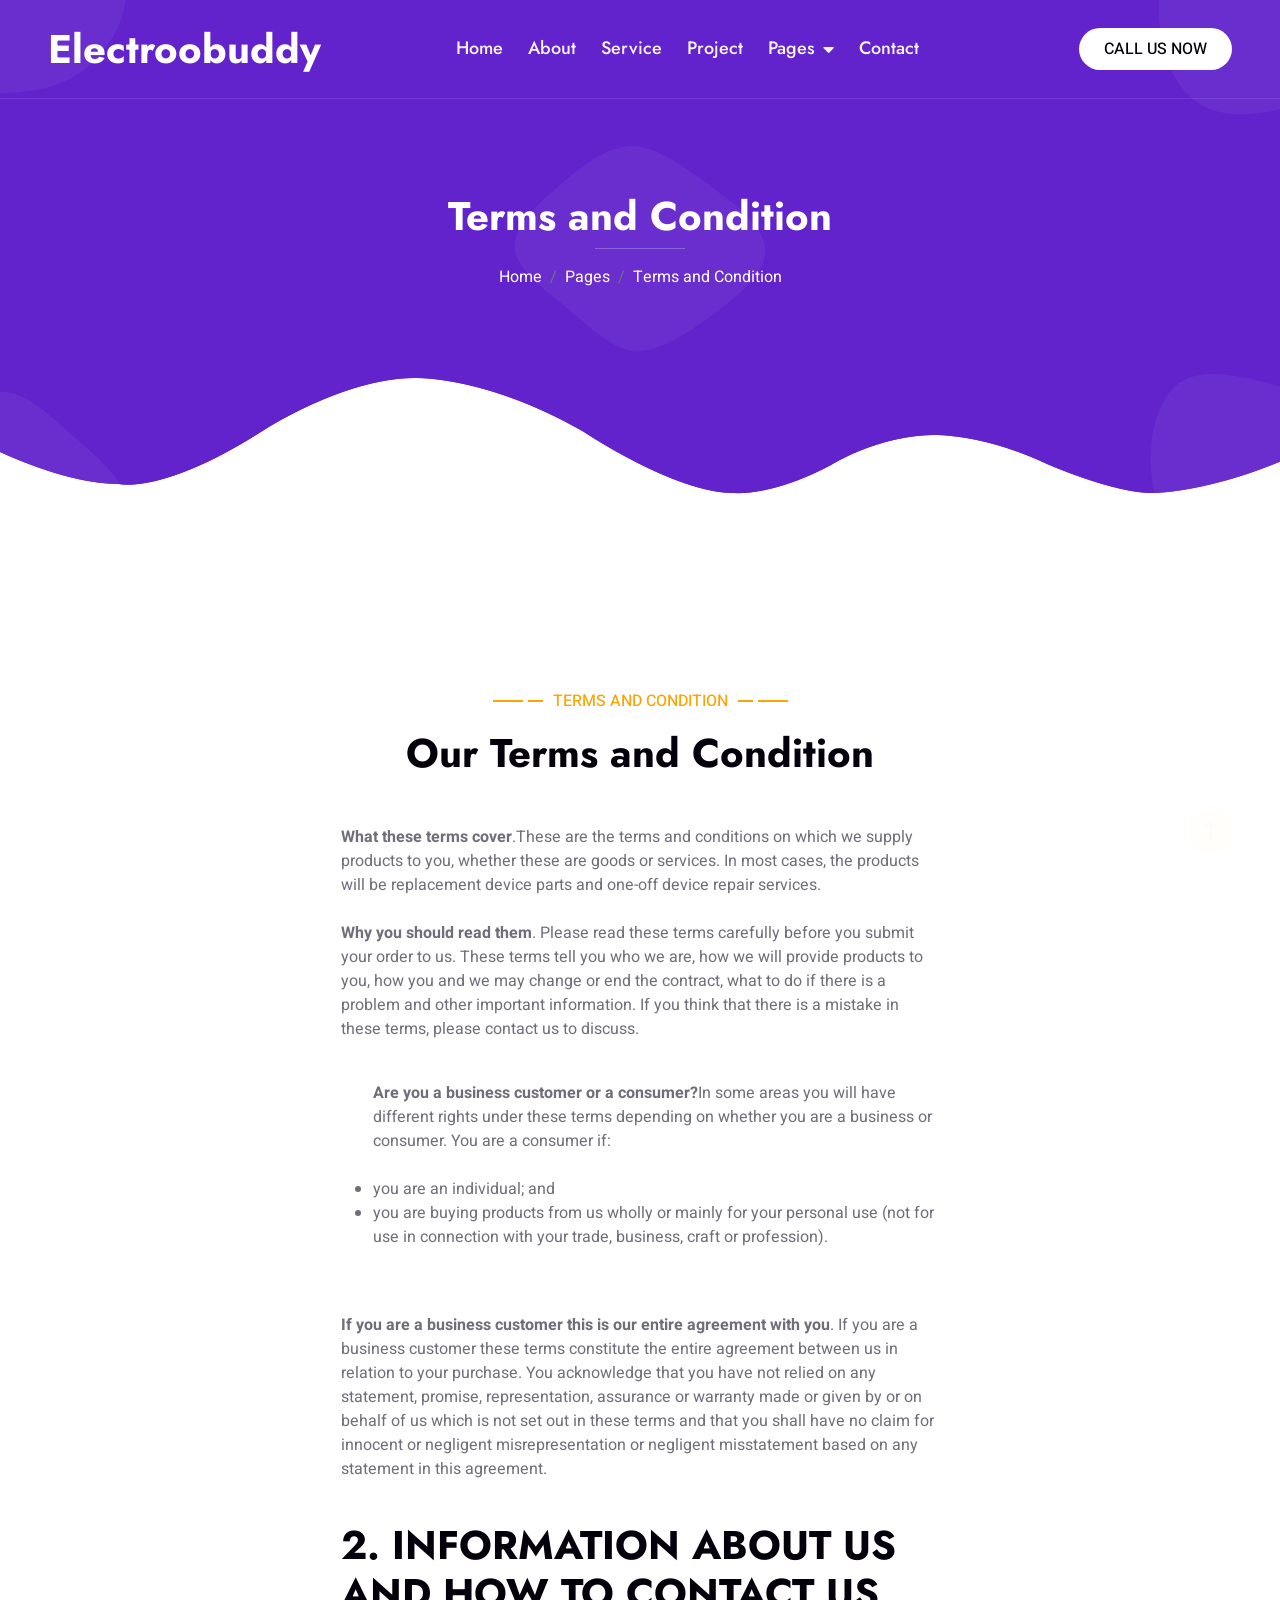
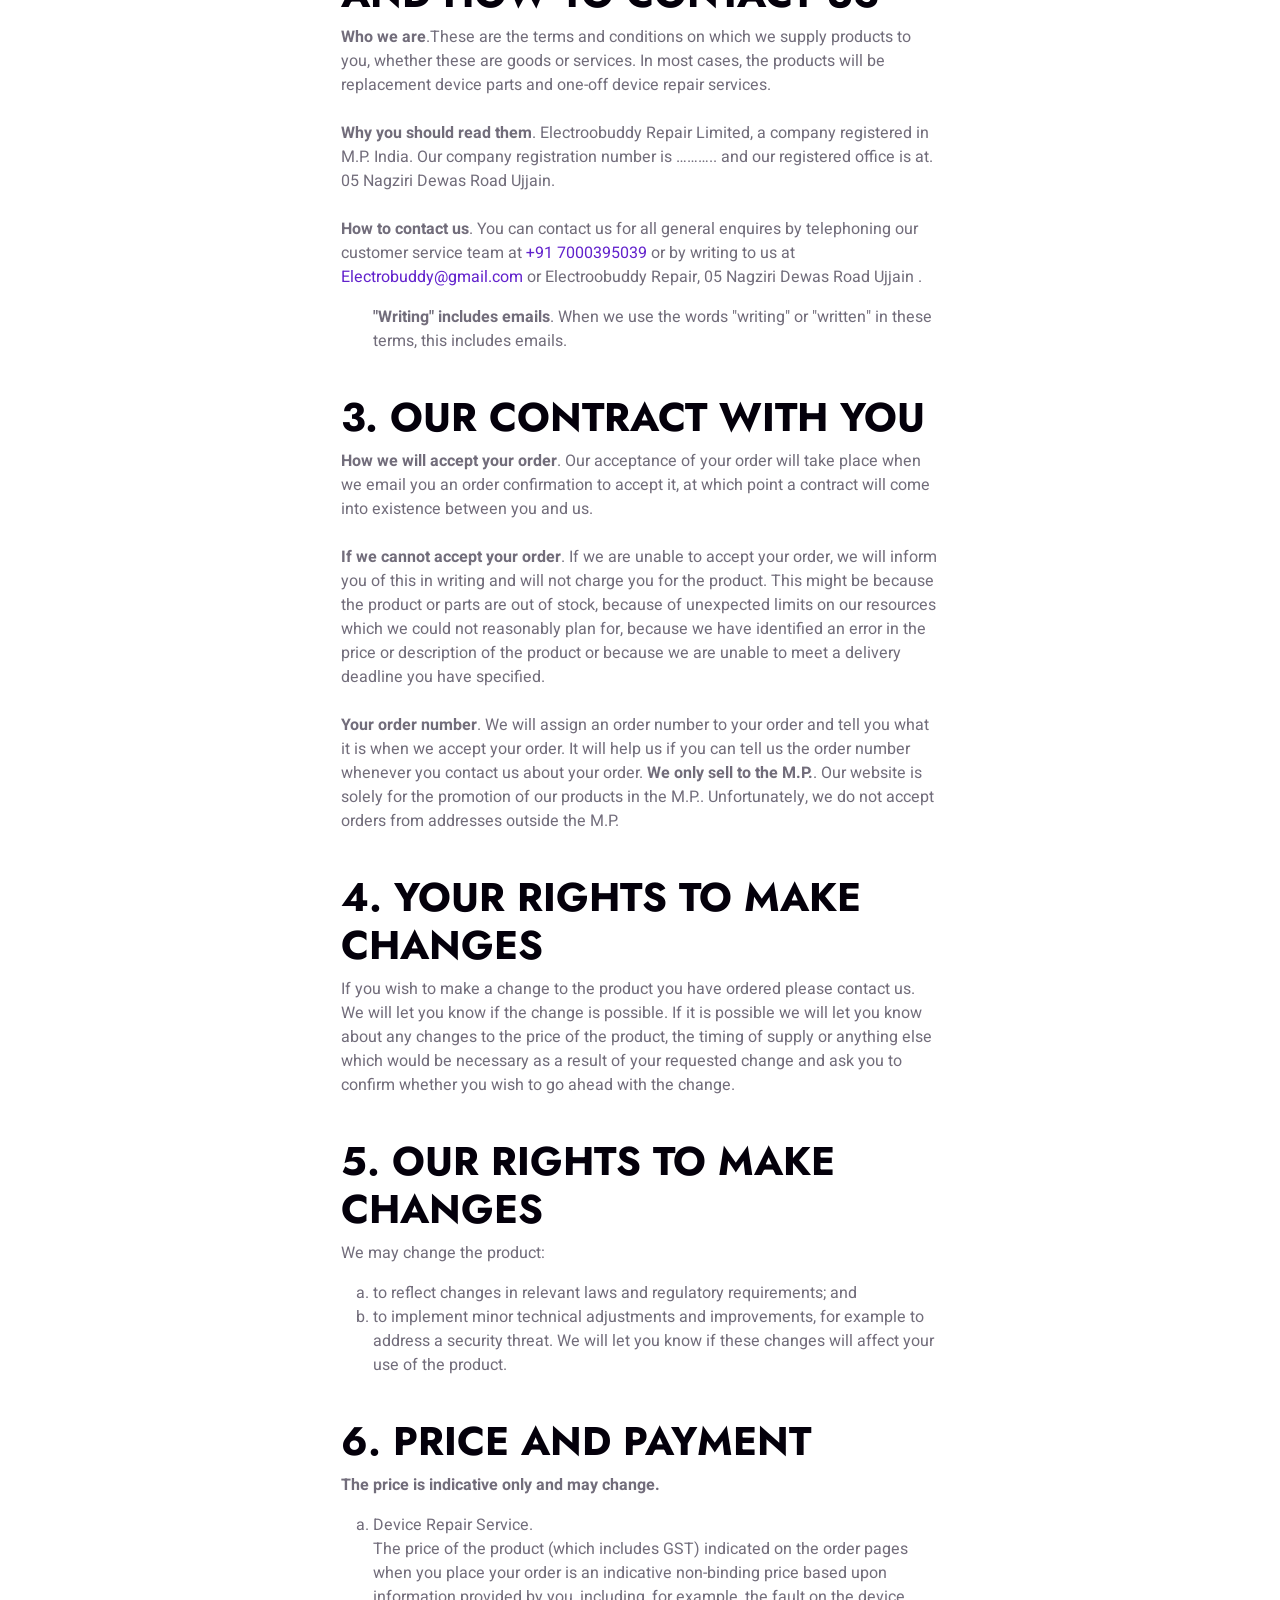
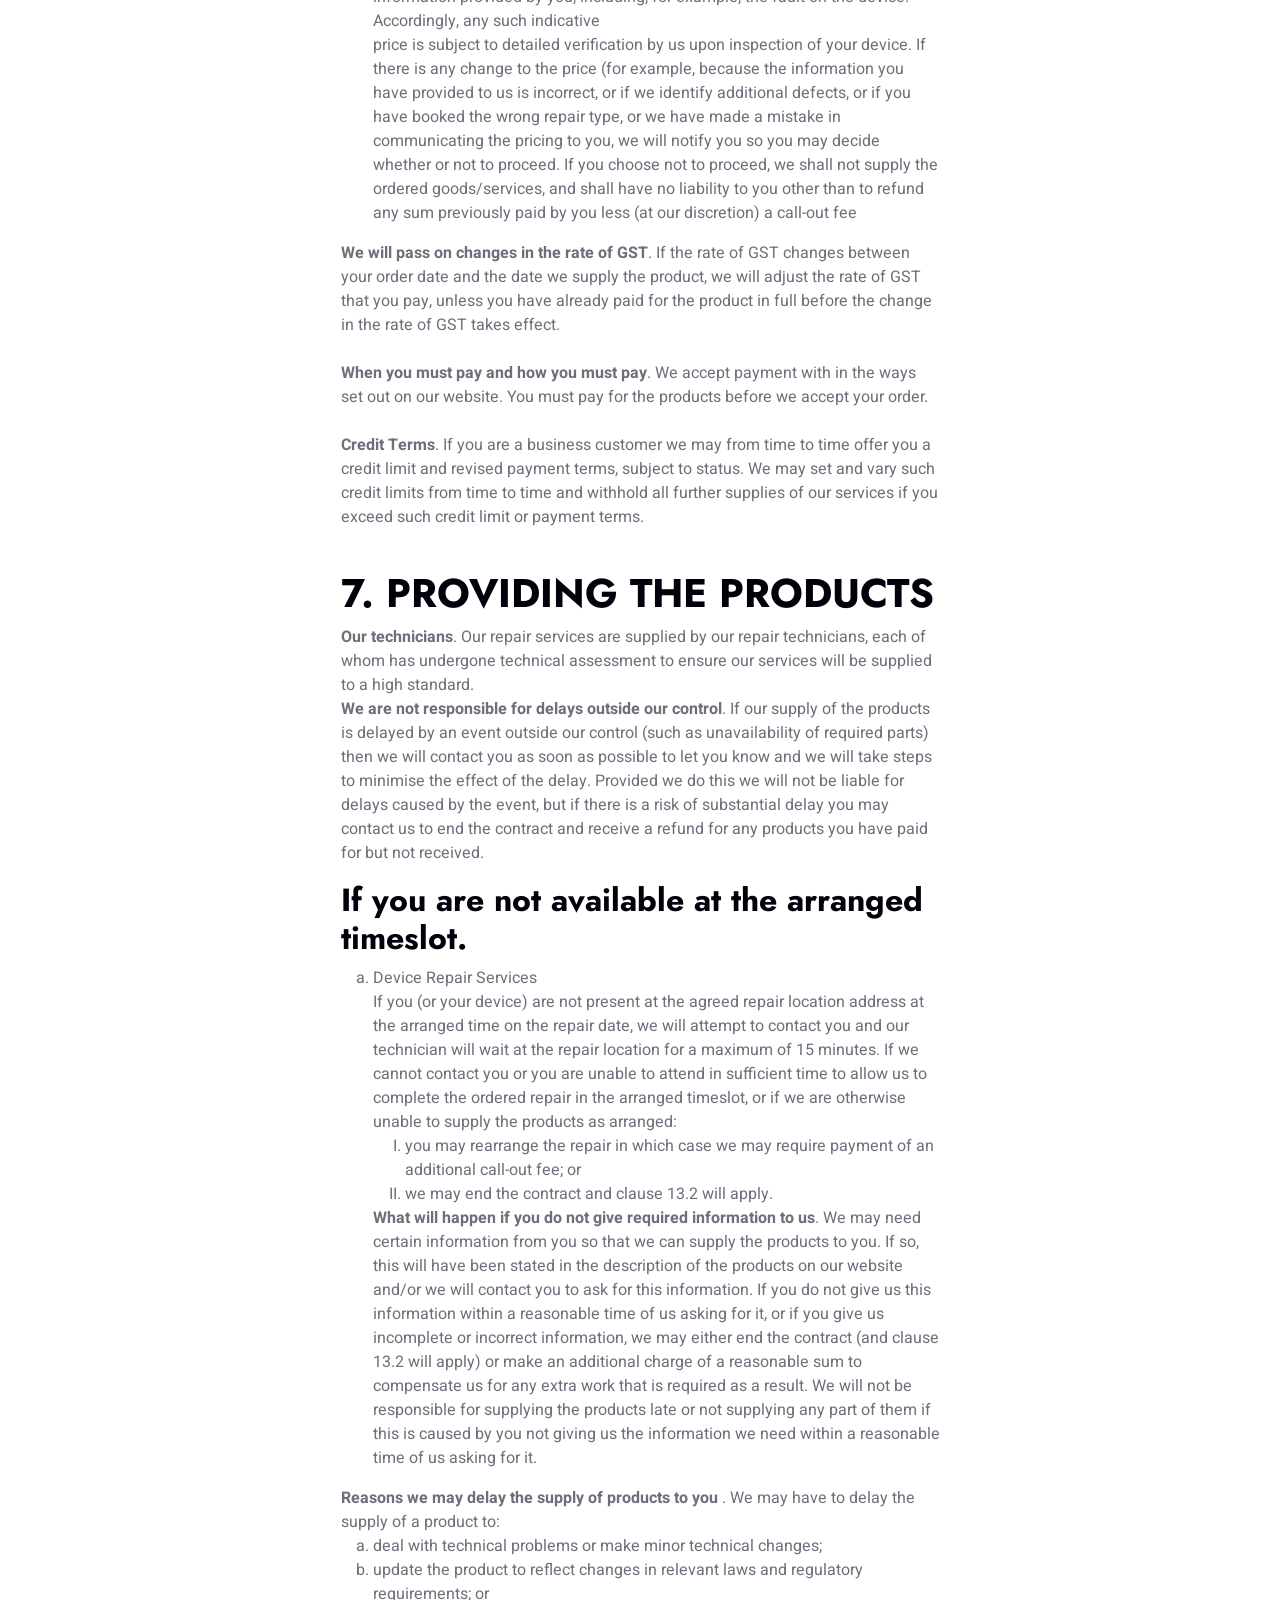
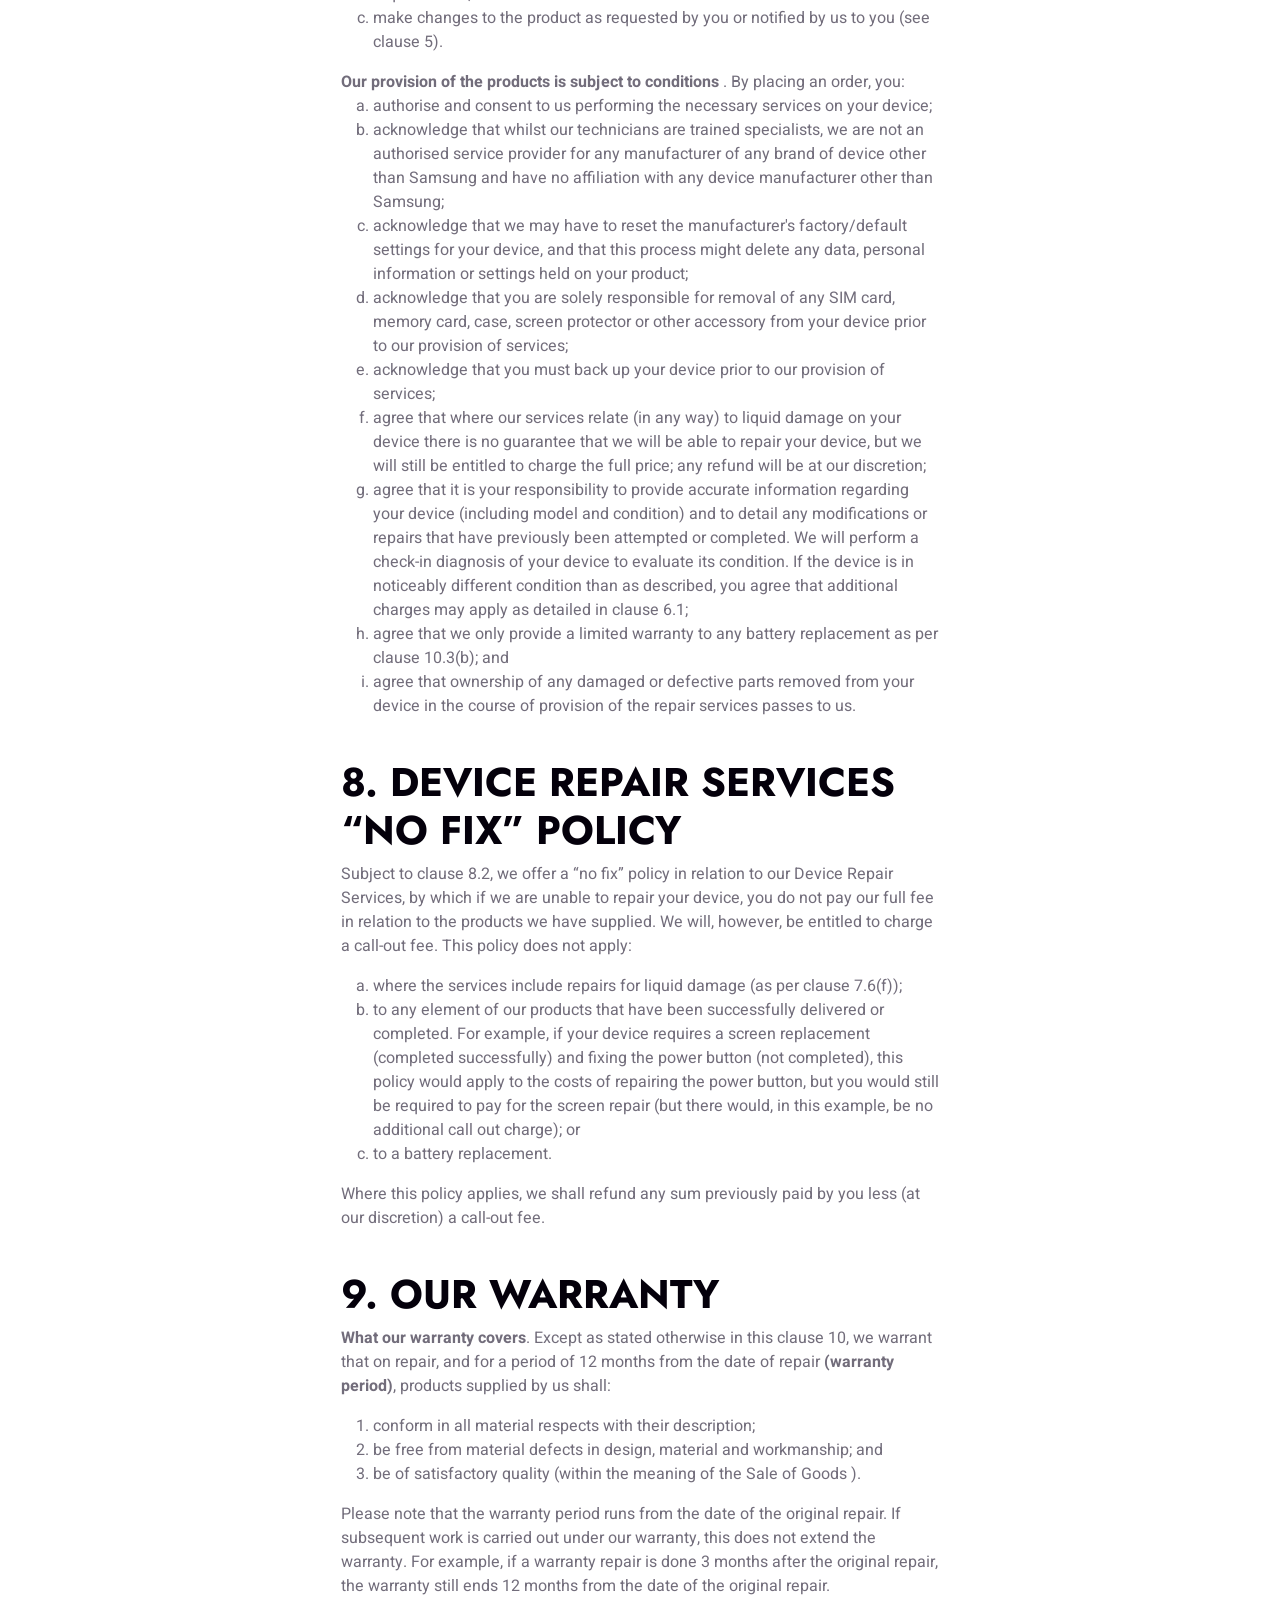
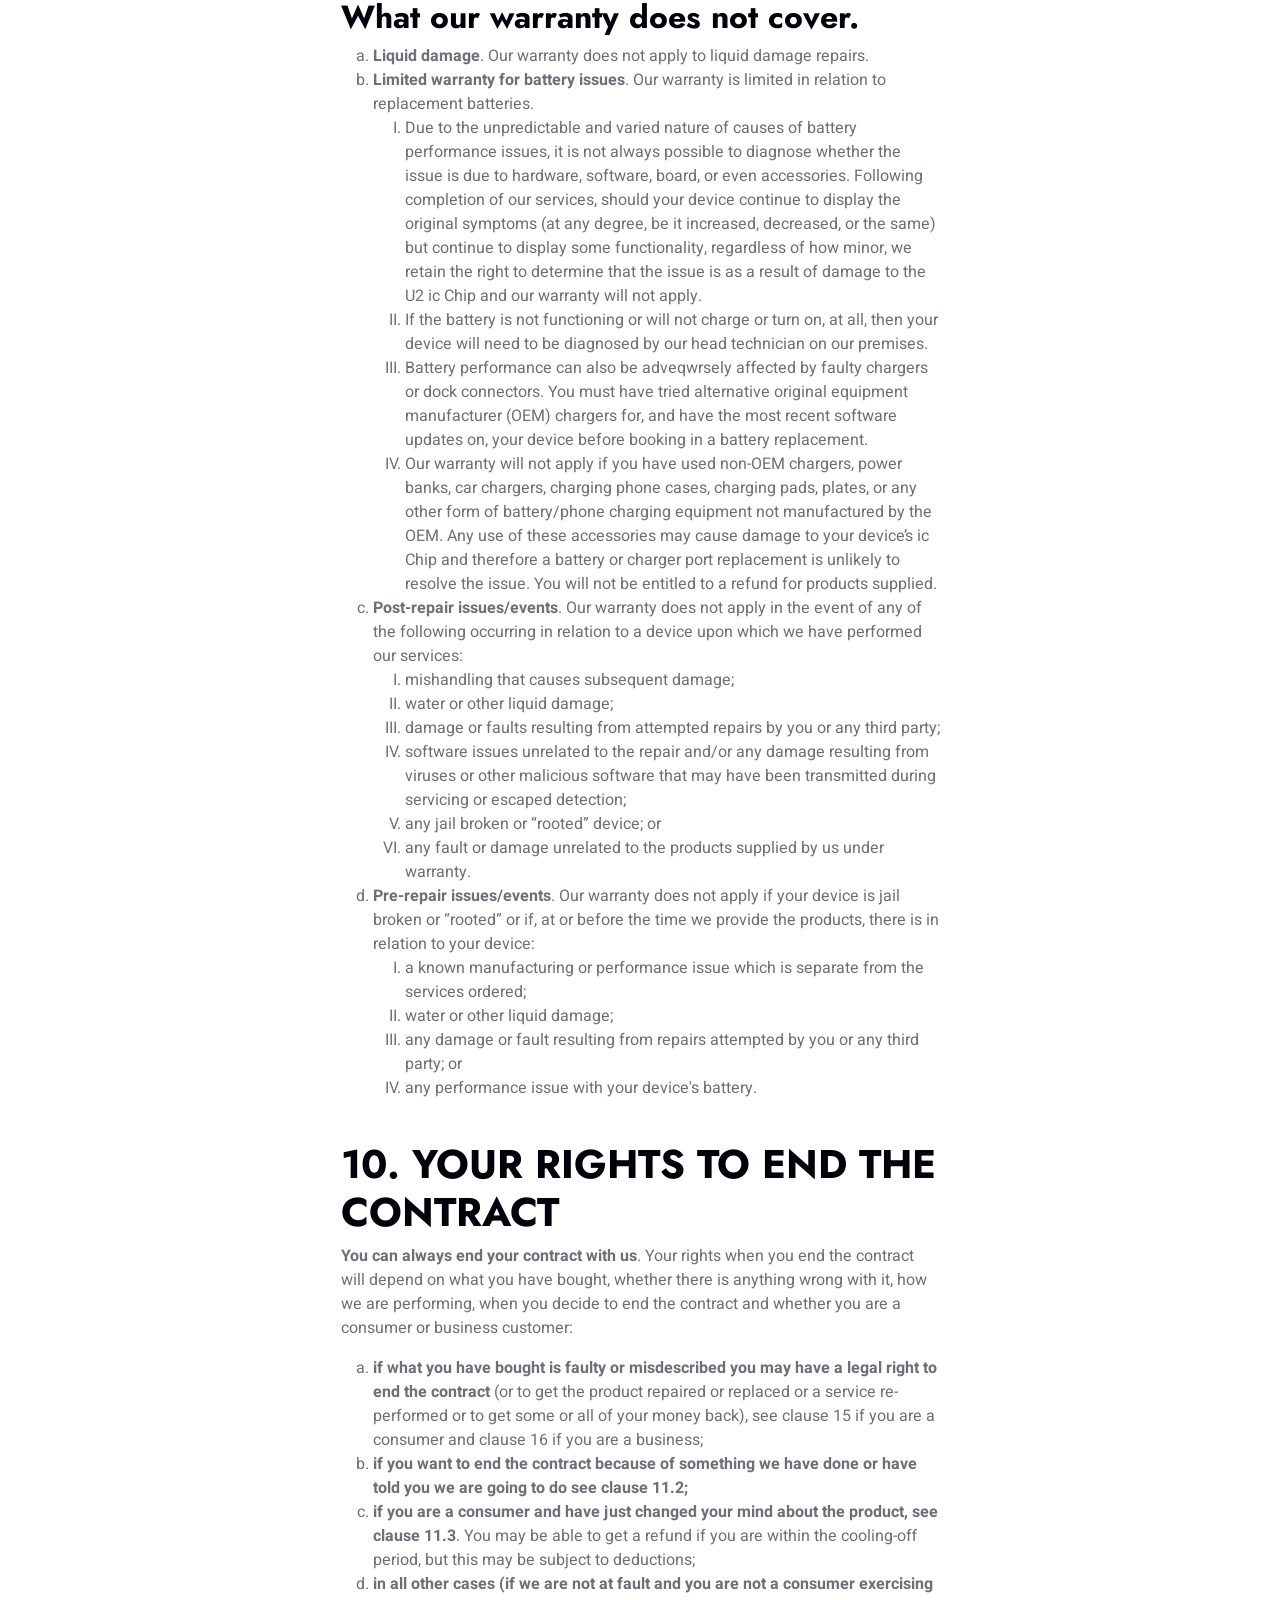
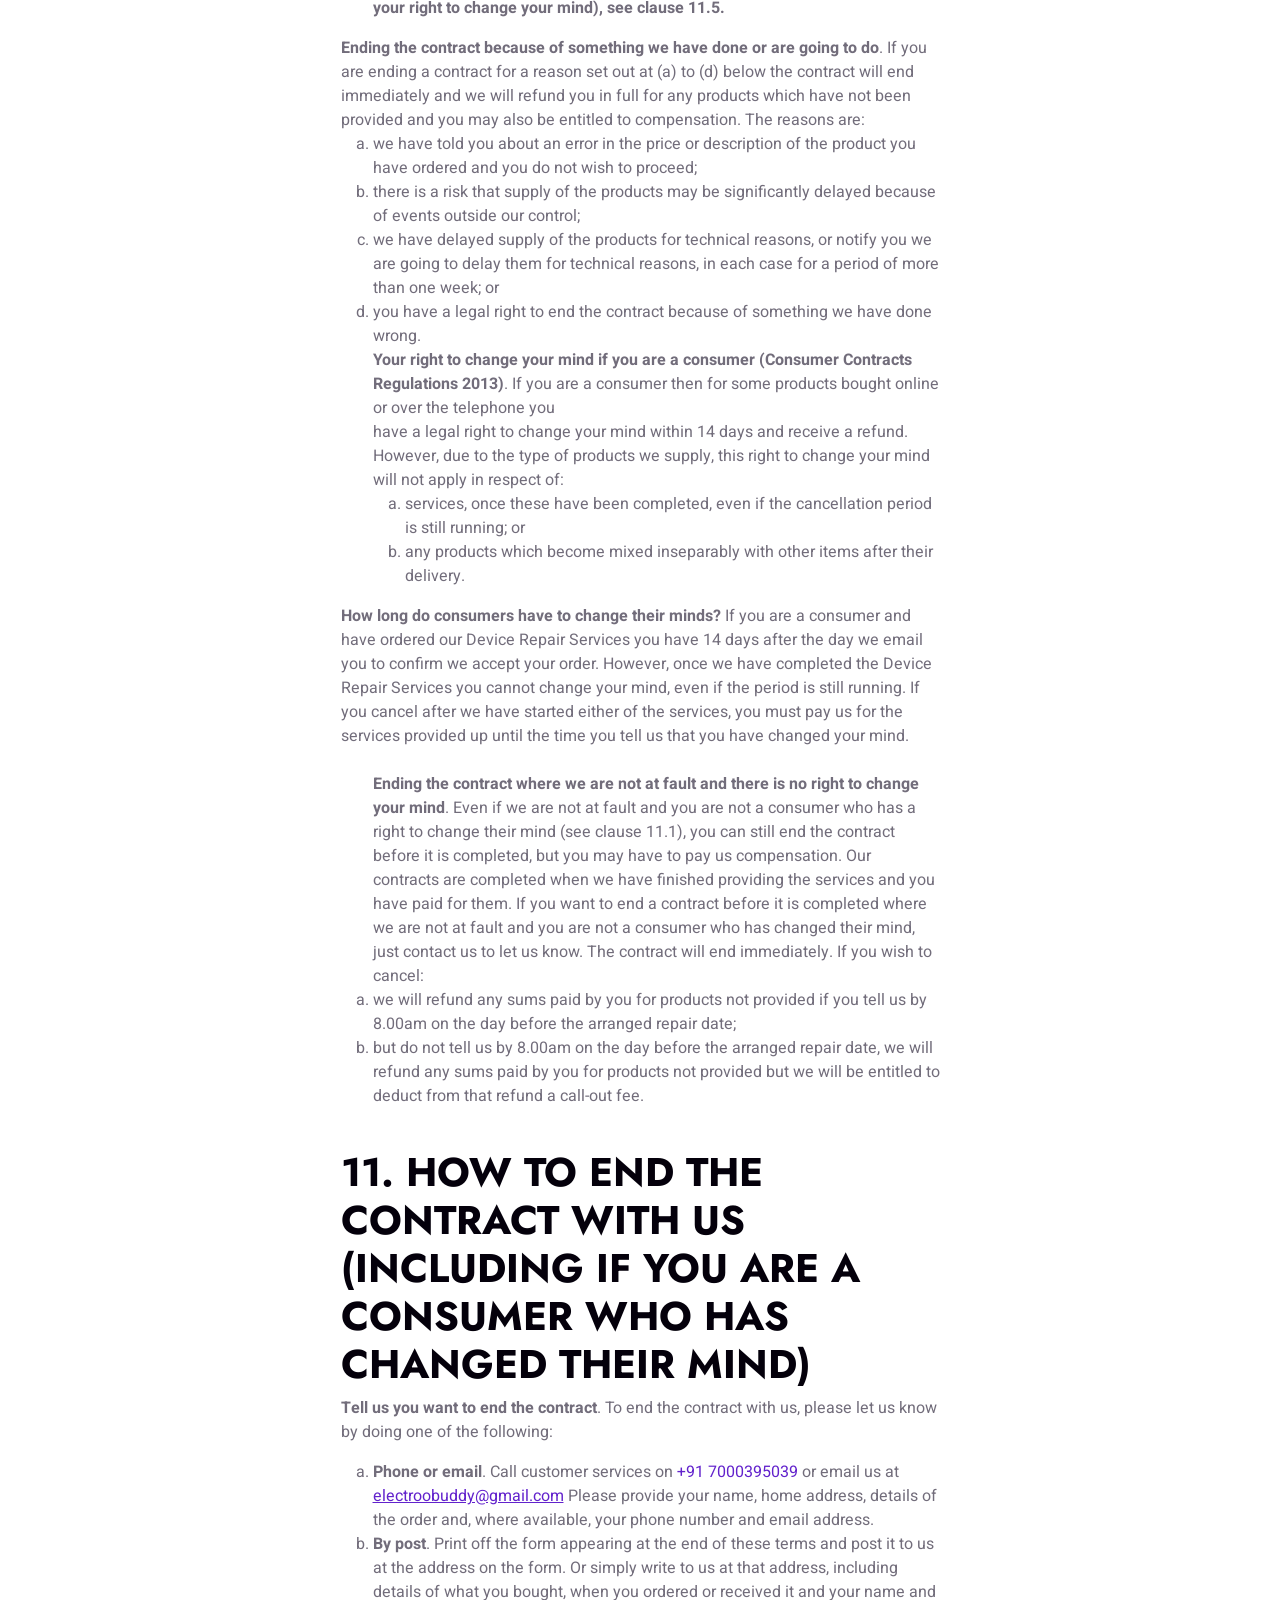
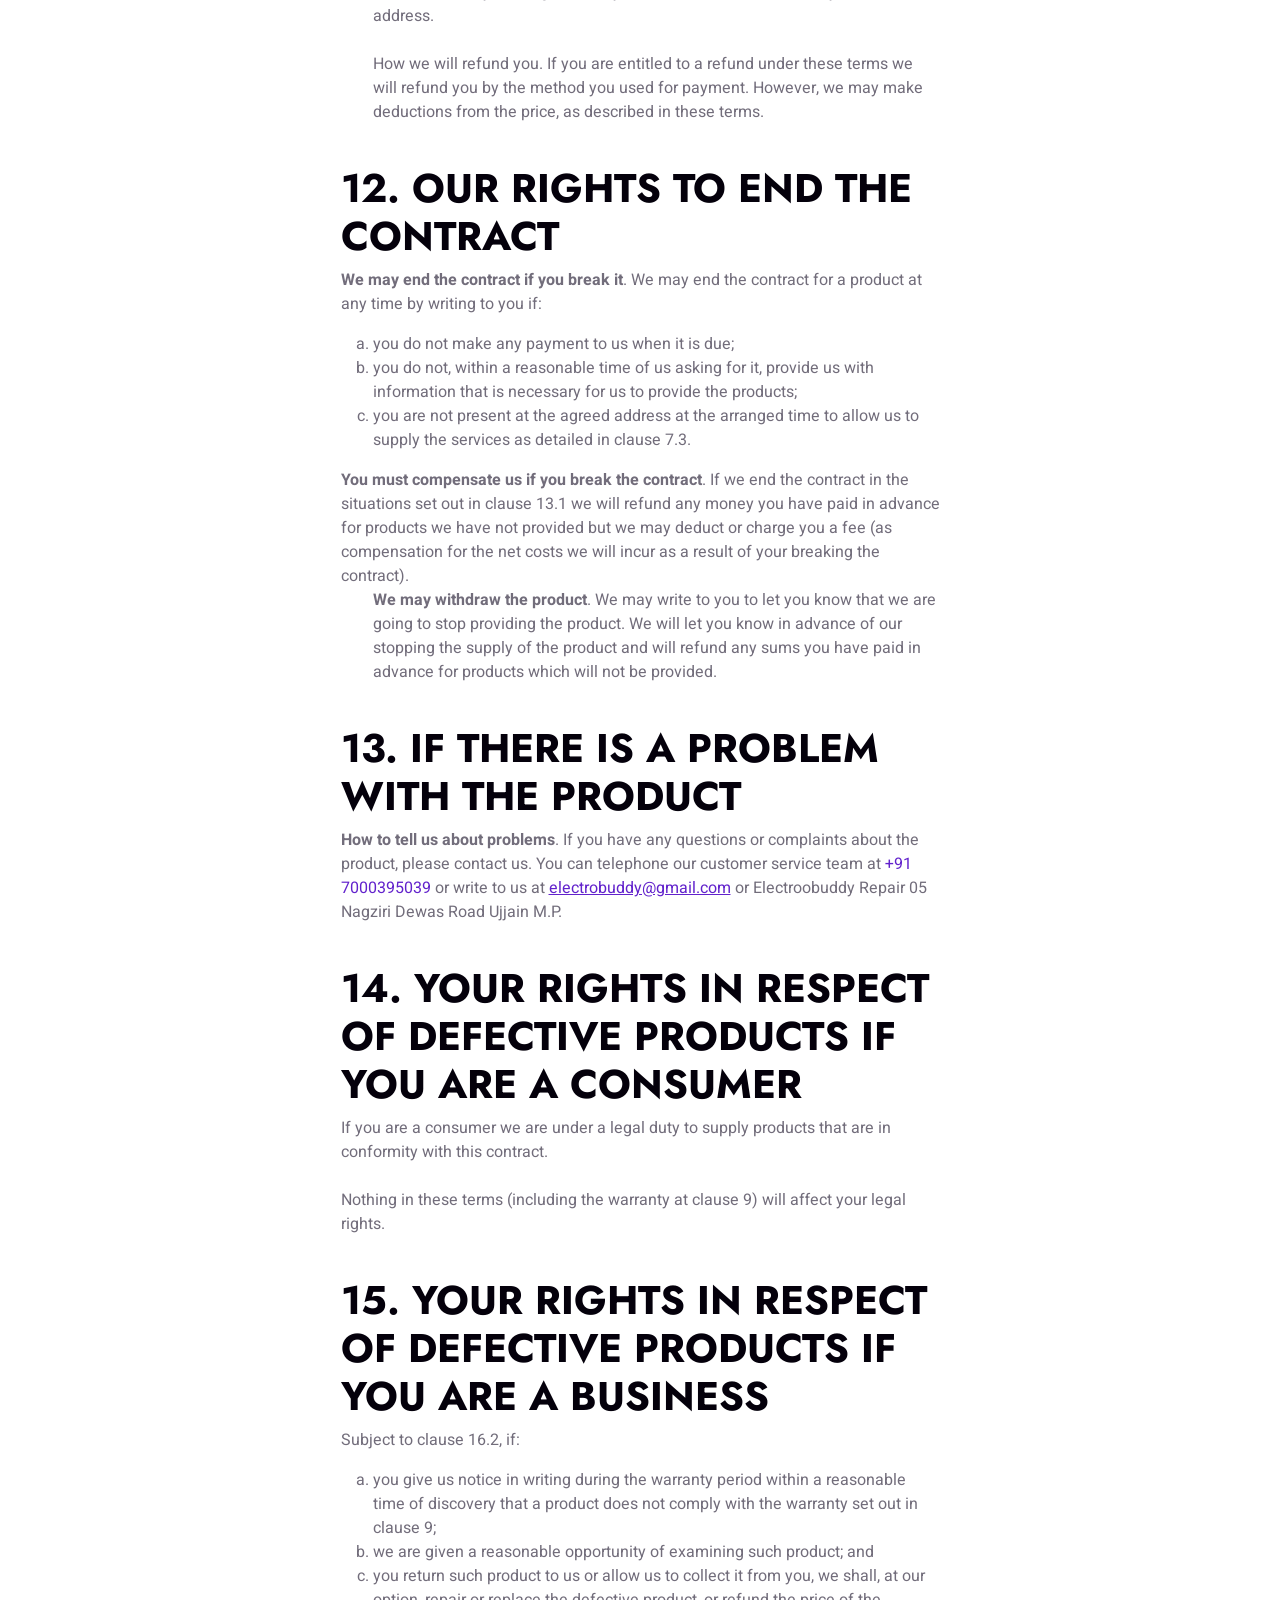
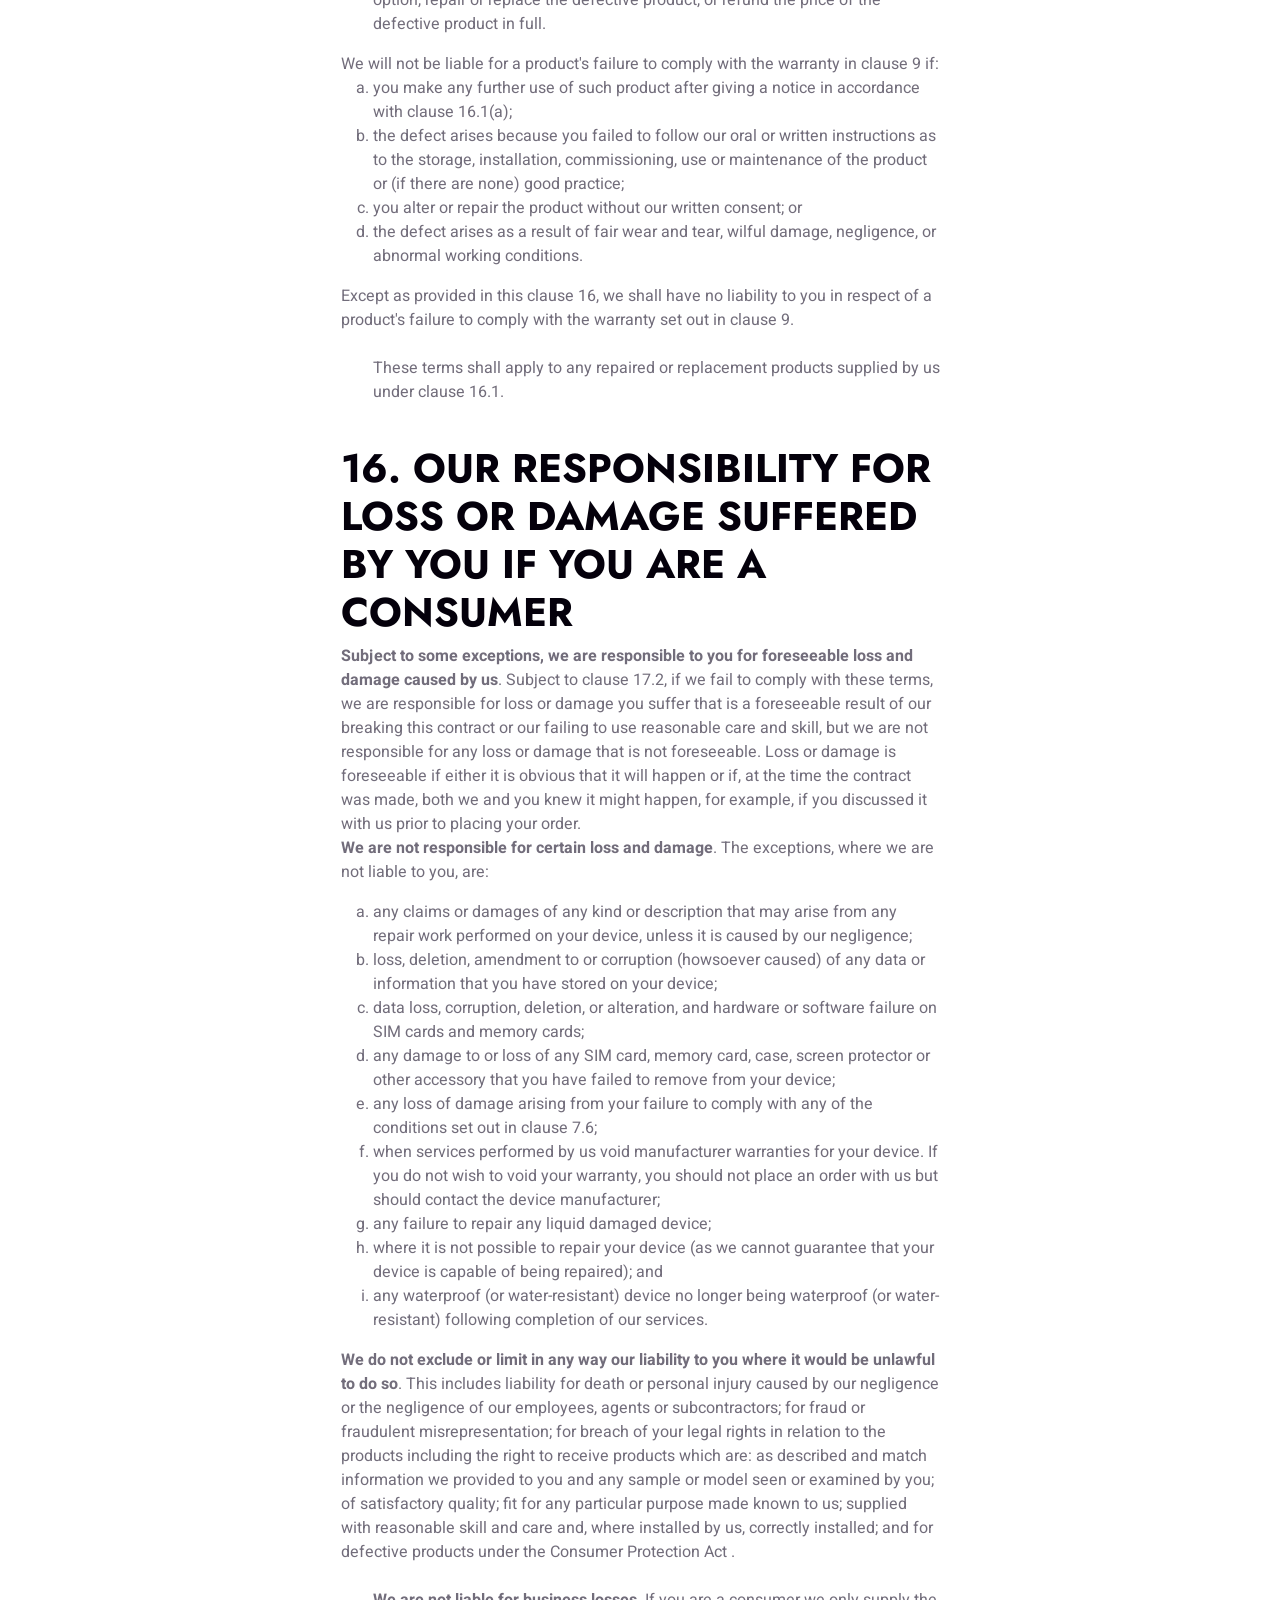
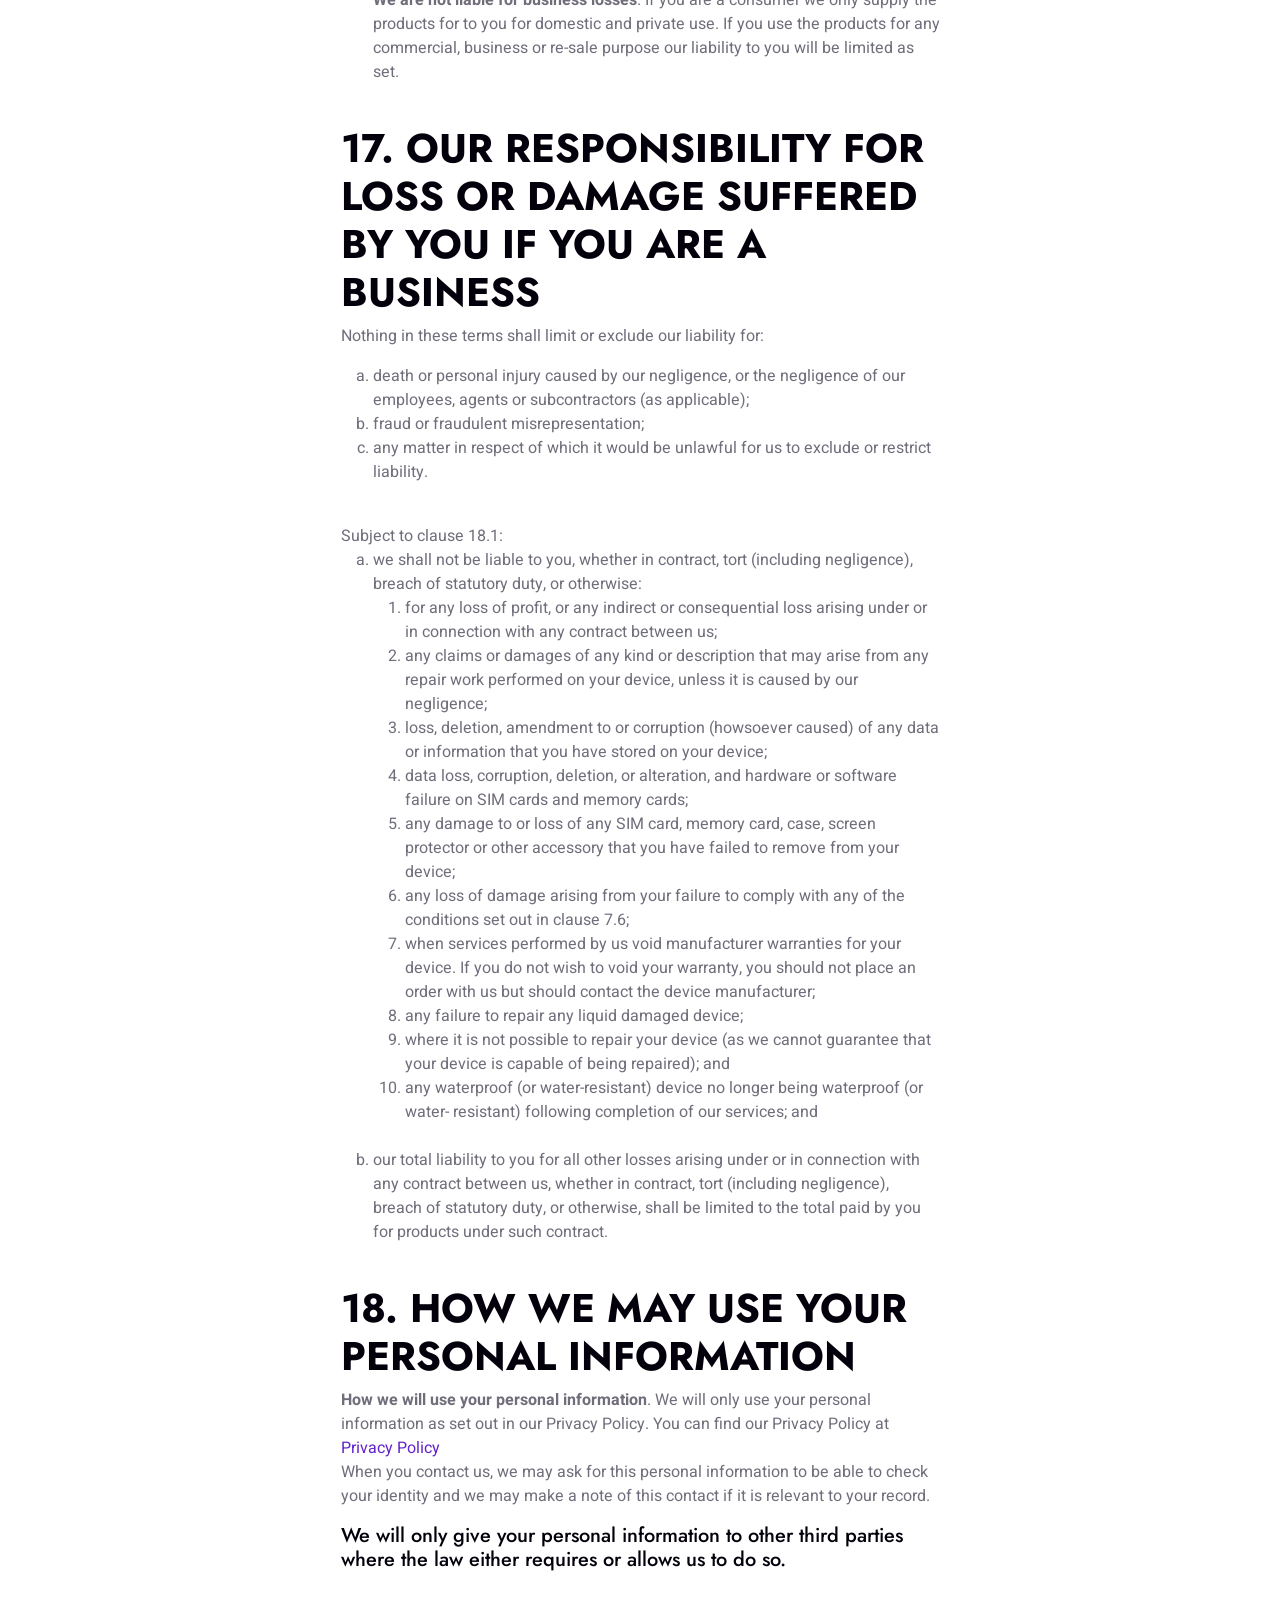
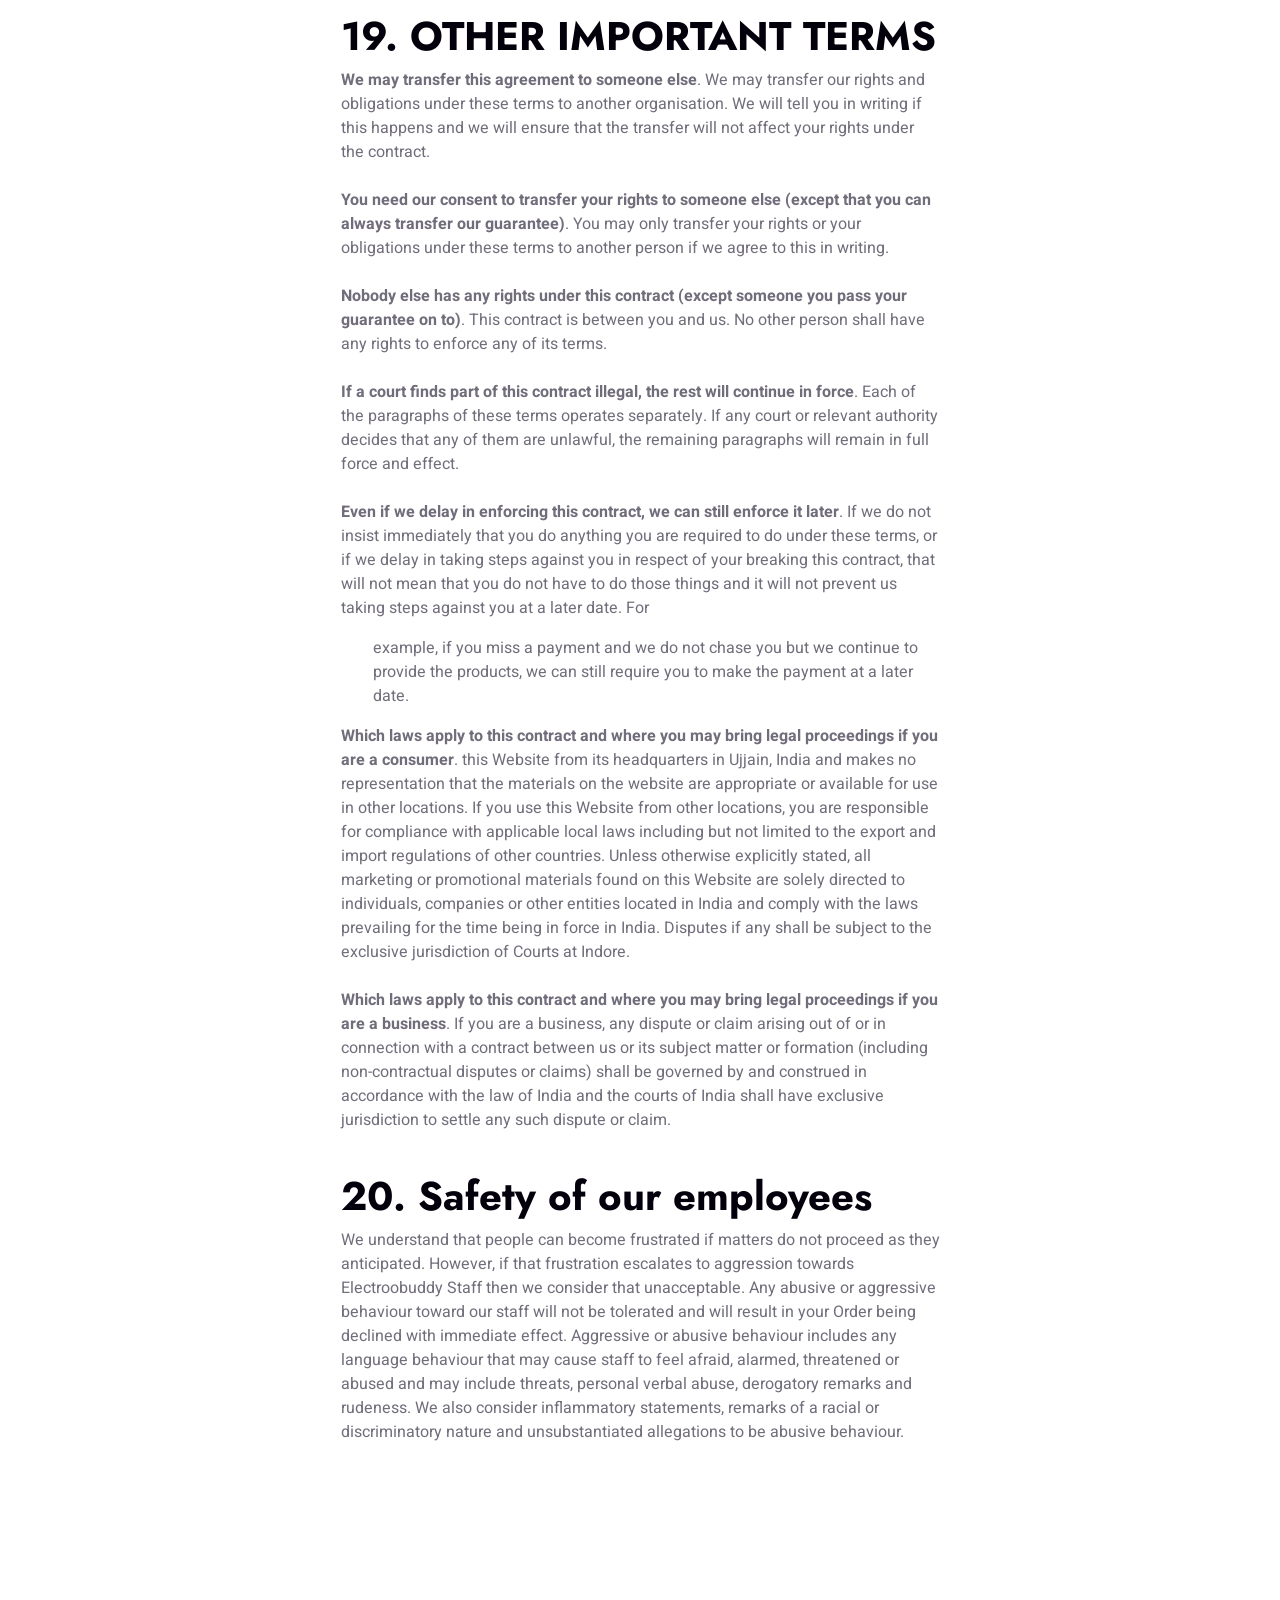
<file: Terms-and-Condition.html>
<!DOCTYPE html>
<html lang="en">

<head>
    <meta charset="utf-8">
    <title>Electroobuddy</title>
    <meta content="width=device-width, initial-scale=1.0, maximum-scale=5.0, user-scalable=yes" name="viewport">
    <meta content="" name="keywords">
    <meta content="" name="description">

    <!-- Favicon -->
    <link href="img/favicon.ico" rel="icon">

    <!-- Google Web Fonts -->
    <link rel="preconnect" href="https://fonts.googleapis.com">
    <link rel="preconnect" href="https://fonts.gstatic.com" crossorigin>
    <link href="https://fonts.googleapis.com/css2?family=Heebo:wght@400;500&family=Jost:wght@500;600;700&display=swap" rel="stylesheet"> 

    <!-- Icon Font Stylesheet -->
    <link href="https://cdnjs.cloudflare.com/ajax/libs/font-awesome/5.10.0/css/all.min.css" rel="stylesheet">
    <link rel="stylesheet" href="https://site-assets.fontawesome.com/releases/v6.2.1/css/all.css">
    <link href="https://cdn.jsdelivr.net/npm/bootstrap-icons@1.4.1/font/bootstrap-icons.css" rel="stylesheet">

    <!-- Libraries Stylesheet -->
    <link href="lib/animate/animate.min.css" rel="stylesheet">
    <link href="lib/owlcarousel/assets/owl.carousel.min.css" rel="stylesheet">
    <link href="lib/lightbox/css/lightbox.min.css" rel="stylesheet">

    <!-- Customized Bootstrap Stylesheet -->
    <link href="css/bootstrap.min.css" rel="stylesheet">

    <!-- Template Stylesheet -->
    <link href="css/style.css" rel="stylesheet">
</head>

<body>
    <div class="container-xxl bg-white p-0">
        <!-- Spinner Start -->
        <div id="spinner" class="show bg-white position-fixed translate-middle w-100 vh-100 top-50 start-50 d-flex align-items-center justify-content-center">
            <div class="spinner-grow text-primary" style="width: 3rem; height: 3rem;" role="status">
                <span class="sr-only">Loading...</span>
            </div>
        </div>
        <!-- Spinner End -->


        <!-- Navbar & Hero Start -->
        <div class="container-xxl position-relative p-0">
            <nav class="navbar navbar-expand-lg navbar-light px-4 px-lg-5 py-3 py-lg-0">
                <a href="index.html" class="navbar-brand p-0">
                    <h1 class="m-0">Electroobuddy</h1>
                    <!-- <img src="img/logo.png" alt="Logo"> -->
                </a>
                <button class="navbar-toggler" type="button" data-bs-toggle="collapse" data-bs-target="#navbarCollapse">
                    <span class="fa fa-bars"></span>
                </button>
                <div class="collapse navbar-collapse" id="navbarCollapse">
                    <div class="navbar-nav mx-auto py-0">
                        <a href="index.html" class="nav-item nav-link">Home</a>
                        <a href="about.html" class="nav-item nav-link">About</a>
                        <a href="service.html" class="nav-item nav-link">Service</a>
                        <a href="project.html" class="nav-item nav-link">Project</a>
                        <div class="nav-item dropdown">
                            <a href="#" class="nav-link dropdown-toggle" data-bs-toggle="dropdown">Pages</a>
                            <div class="dropdown-menu m-0">
                                <a href="team.html" class="dropdown-item">Our Team</a>
                                <a href="testimonial.html" class="dropdown-item">Testimonial</a>
                                <a href="gallery.html" class="dropdown-item">Gallery</a>
                            </div>
                        </div>
                        <a href="contact.html" class="nav-item nav-link">Contact</a>
                    </div>
                    <a href="tel:9107000395039" class="btn rounded-pill py-2 px-4 ms-3 d-none d-lg-block">CALL US NOW</a>
                </div>
            </nav>

            <div class="container-xxl py-5 bg-primary hero-header">
                <div class="container my-5 py-5 px-lg-5">
                    <div class="row g-5 py-5">
                        <div class="col-12 text-center">
                            <h1 class="text-white animated slideInDown">Terms and Condition</h1>
                            <hr class="bg-white mx-auto mt-0" style="width: 90px;">
                            <nav aria-label="breadcrumb">
                                <ol class="breadcrumb justify-content-center">
                                    <li class="breadcrumb-item"><a class="text-white" href="index.html">Home</a></li>
                                    <li class="breadcrumb-item text-white">Pages</a></li>
                                    <li class="breadcrumb-item text-white active" aria-current="page">Terms and Condition</li>
                                </ol>
                            </nav>
                        </div>
                    </div>
                </div>
            </div>
        </div>
        <!-- Navbar & Hero End -->


        <!-- Contact Start -->
        <div class="container-xxl py-5">
            <div class="container py-5 px-lg-5">
                <div class="wow fadeInUp" data-wow-delay="0.1s">
                    <p class="section-title text-secondary justify-content-center"><span></span>Terms and Condition<span></span></p>
                    <h1 class="text-center mb-5">Our Terms and Condition</h1>
                </div>
                <div class="row justify-content-center">
                    <div class="col-lg-7">
                        <div class="wow fadeInUp" data-wow-delay="0.3s">
                            <p><b>What these terms cover</b>.These are the terms and conditions on which we supply products to you, whether these are goods or services. In most cases, the products will be replacement device parts and one-off device repair services.

                                <br>
                                <br>
                                
                                <b>Why you should read them</b>. Please read these terms carefully before you submit your order to us. These terms tell you who we are, how we will provide products to you, how you and we may change or end the contract, what to do if there is a problem and other important information. If you think that there is a mistake in these terms, please contact us to discuss.
                                
                                <br>
                                <br>
                                <ul>
                                <b>Are you a business customer or a consumer?</b>In some areas you will have different rights under these terms depending on whether you are a business or consumer. You are a consumer if:
                                <br>
                                <br>
                                <li>you are an individual; and</li>
                                <li> you are buying products from us wholly or mainly for your personal use (not for use in connection with your trade, business, craft or profession).</li>
                                </ul>
                                <br>
                                <br>
                                <b>If you are a business customer this is our entire agreement with you</b>. If you are a business customer these terms constitute the entire agreement between us in relation to your purchase. You acknowledge that you have not relied on any statement, promise, representation, assurance or warranty made or given by or on behalf of us which is not set out in these terms and that you shall have no claim for innocent or negligent misrepresentation or negligent misstatement based on any statement in this agreement.</p>
                                <br>
                                <h1>2. INFORMATION ABOUT US AND HOW TO CONTACT US</h1>
                                
                                <p><b>Who we are</b>.These are the terms and conditions on which we supply products to you, whether these are goods or services. In most cases, the products will be replacement device parts and one-off device repair services.
                                
                                <br>
                                <br>
                                
                                <b>Why you should read them</b>. Electroobuddy Repair Limited, a company registered in M.P. India. Our company registration number is ……….. and our registered office is at. 05 Nagziri Dewas Road Ujjain.
                                <br>
                                <br>
                                
                                <b> How to contact us</b>. You can contact us for all general enquires by telephoning our customer service team at <a href="tel:9107000395039">+91 7000395039</a> or by writing to us at <a href="mailto:electroobuddy@gmail.com">Electrobuddy@gmail.com</a> or Electroobuddy Repair, 05 Nagziri Dewas Road Ujjain .
                                
                                <ul>
                                    <b>"Writing" includes emails</b>. When we use the words "writing" or "written" in these terms, this includes emails.
                                </ul>
                                </p>
                                <br>
                                <h1>3. OUR CONTRACT WITH YOU</h1>
                                
                                <p><b>How we will accept your order</b>. Our acceptance of your order will take place when we email you an order confirmation to accept it, at which point a contract will come into existence between you and us.
                                
                                <br>
                                <br>
                                
                                <b>If we cannot accept your order</b>. If we are unable to accept your order, we will inform you of this in writing and will not charge you for the product. This might be because the product or parts are out of stock, because of unexpected limits on our resources which we could not reasonably plan for, because we have identified an error in the price or description of the product or because we are unable to meet a delivery deadline you have specified.
                                
                                <br>
                                <br>
                                
                                <b>Your order number</b>. We will assign an order number to your order and tell you what it is when we accept your order. It will help us if you can tell us the order number whenever you contact us about your order.
                                
                                
                                <b>We only sell to the M.P.</b>. Our website is solely for the promotion of our products in the M.P.. Unfortunately, we do not accept orders from addresses outside the M.P.
                                </p>
                                <br>
                                <h1>4. YOUR RIGHTS TO MAKE CHANGES</h1>
                                <p>If you wish to make a change to the product you have ordered please contact us. We will let you know if the change is possible. If it is possible we will let you know about any changes to the price of the product, the timing of supply or anything else which would be necessary as a result of your requested change and ask you to confirm whether you wish to go ahead with the change.</p>
                                
                                <br>
                                
                                <h1>5. OUR RIGHTS TO MAKE CHANGES</h1>
                                
                                <p>We may change the product:
                                <ol style="list-style-type:lower-alpha">
                                <li> to reflect changes in relevant laws and regulatory requirements; and</li>
                                <li> to implement minor technical adjustments and improvements, for example to address a security threat. We will let you know if these changes will affect your use of the product.</li>
                                </ol>
                                </p>
                                <br>
                                <h1>6. PRICE AND PAYMENT</h1>
                                
                                <p><b>The price is indicative only and may change.</b>
                                <ol style="list-style-type:lower-alpha">
                                <li>Device Repair Service.</li>
                                The price of the product (which includes GST) indicated on the order pages when you place your order is an indicative non-binding price based upon information provided by you, including, for example, the fault on the device. Accordingly, any such indicative
                                <br>
                                price is subject to detailed verification by us upon inspection of your device. If there is any change to the price (for example, because the information you have provided to us is incorrect, or if we identify additional defects, or if you have booked the wrong repair type, or we have made a mistake in communicating the pricing to you, we will notify you so you may decide whether or not to proceed. If you choose not to proceed, we shall not supply the ordered goods/services, and shall have no liability to you other than to refund any sum previously paid by you less (at our discretion) a call-out fee
                                </ol>
                                <b>We will pass on changes in the rate of GST</b>. If the rate of GST changes between your order date and the date we supply the product, we will adjust the rate of GST that you pay, unless you have already paid for the product in full before the change in the rate of GST takes effect.
                                <br>
                                <br>
                                <b> When you must pay and how you must pay</b>. We accept payment with in the ways set out on our website. You must pay for the products before we accept your order.
                                <br>
                                <br>
                                <b>Credit Terms</b>. If you are a business customer we may from time to time offer you a credit limit and revised payment terms, subject to status. We may set and vary such credit limits from time to time and withhold all further supplies of our services if you exceed such credit limit or payment terms.
                                </p>
                                
                                <br>
                                
                                <h1>7. PROVIDING THE PRODUCTS</h1>
                                
                                <p>
                                <b>Our technicians</b>. Our repair services are supplied by our repair technicians, each of whom has undergone technical assessment to ensure our services will be supplied to a high standard.<br>
                                <b>We are not responsible for delays outside our control</b>. If our supply of the products is delayed by an event outside our control (such as unavailability of required parts) then we will contact you as soon as possible to let you know and we will take steps to minimise the effect of the delay. Provided we do this we will not be liable for delays caused by the event, but if there is a risk of substantial delay you may contact us to end the contract and receive a refund for any products you have paid for but not received.
                                <br>
                                <h2>If you are not available at the arranged timeslot.</h2>
                                <ol style="list-style-type:lower-alpha">
                                <li>Device Repair Services</li>
                                If you (or your device) are not present at the agreed repair location address at the arranged time on the repair date, we will attempt to contact you and our technician will wait at the repair location for a maximum of 15 minutes. If we cannot contact you or you are unable to attend in sufficient time to allow us to complete the ordered repair in the arranged timeslot, or if we are otherwise unable to supply the products as arranged:
                                <ol type="I">
                                <li> you may rearrange the repair in which case we may require payment of an additional call-out fee; or</li>
                                <li> we may end the contract and clause 13.2 will apply.</li>
                                </ol>
                                <b>What will happen if you do not give required information to us</b>. We may need certain information from you so that we can supply the products to you. If so, this will have been stated in the description of the products on our website and/or we will contact you to ask for this information. If you do not give us this information within a reasonable time of us asking for it, or if you give us incomplete or incorrect information, we may either end the contract (and clause 13.2 will apply) or make an additional charge of a reasonable sum to compensate us for any extra work that is required as a result. We will not be responsible for supplying the products late or not supplying any part of them if this is caused by you not giving us the information we need within a reasonable time of us asking for it.</ol>
                                <b>Reasons we may delay the supply of products to you</b>
                                . We may have to delay the supply of a product to:
                                <ol style="list-style-type:lower-alpha">
                                <li>deal with technical problems or make minor technical changes;</li>
                                <li>update the product to reflect changes in relevant laws and regulatory requirements; or</li>
                                <li>make changes to the product as requested by you or notified by us to you (see clause 5).</li>
                                </ol>
                                
                                <b>Our provision of the products is subject to conditions</b>
                                . By placing an order, you:
                                <ol style="list-style-type:lower-alpha">
                                <li>authorise and consent to us performing the necessary services on your device;</li>
                                <li>acknowledge that whilst our technicians are trained specialists, we are not an authorised service provider for any manufacturer of any brand of device other than Samsung and have no affiliation with any device manufacturer other than Samsung;</li>
                                <li>acknowledge that we may have to reset the manufacturer's factory/default settings for your device, and that this process might delete any data, personal information or settings held on your product;</li>
                                <li>acknowledge that you are solely responsible for removal of any SIM card, memory card, case, screen protector or other accessory from your device prior to our provision of services;</li>
                                <li>acknowledge that you must back up your device prior to our provision of services;</li>
                                <li>agree that where our services relate (in any way) to liquid damage on your device there is no guarantee that we will be able to repair your device, but we will still be entitled to charge the full price; any refund will be at our discretion;</li>
                                <li>agree that it is your responsibility to provide accurate information regarding your device (including model and condition) and to detail any modifications or repairs that have previously been attempted or completed. We will perform a check-in diagnosis of your device to evaluate its condition. If the device is in noticeably different condition than as described, you agree that additional charges may apply as detailed in clause 6.1;</li>
                                <li>agree that we only provide a limited warranty to any battery replacement as per clause 10.3(b); and</li>
                                <li>agree that ownership of any damaged or defective parts removed from your device in the course of provision of the repair services passes to us.</li>
                                </ol>
                                </p>
                                
                                <br>
                                
                                <h1>8. DEVICE REPAIR SERVICES “NO FIX” POLICY</h1>
                                
                                <p>
                                    Subject to clause 8.2, we offer a “no fix” policy in relation to our Device Repair Services, by which if we are unable to repair your device, you do not pay our full fee in relation to the products we have supplied. We will, however, be entitled to charge a call-out fee.
                                
                                This policy does not apply:
                                
                                <ol style="list-style-type:lower-alpha">
                                <li>where the services include repairs for liquid damage (as per clause 7.6(f));</li>
                                <li>to any element of our products that have been successfully delivered or completed. For example, if your device requires a screen replacement (completed successfully) and fixing the power button (not completed), this policy would apply to the costs of repairing the power button, but you would still be required to pay for the screen repair (but there would, in this example, be no additional call out charge); or</li>
                                <li>to a battery replacement.</li>
                                </ol>
                                Where this policy applies, we shall refund any sum previously paid by you less (at our discretion) a call-out fee.
                                </p>
                                <br>
                                <h1>9. OUR WARRANTY</h1>
                                
                                <p>
                                <b>What our warranty covers</b>. Except as stated otherwise in this clause 10, we warrant that on repair, and for a period of 12 months from the date of repair
                                <b>(warranty period)</b>, products supplied by us shall:
                                <ol>
                                <li>conform in all material respects with their description;</li>
                                <li>be free from material defects in design, material and workmanship; and</li>
                                <li>be of satisfactory quality (within the meaning of the Sale of Goods ).</li>
                                </ol>
                                Please note that the warranty period runs from the date of the original repair. If subsequent work is carried out under our warranty, this does not extend the warranty. For example, if a warranty repair is done 3 months after the original repair, the warranty still ends 12 months from the date of the original repair.
                                
                                
                                <h2>What our warranty does not cover.</h2>
                                <ol style="list-style-type:lower-alpha">
                                <li><b>Liquid damage</b>. Our warranty does not apply to liquid damage repairs.</li>
                                <li><b>Limited warranty for battery issues</b>. Our warranty is limited in relation to replacement batteries.</li>
                                <ol type="I">
                                    <li>Due to the unpredictable and varied nature of causes of battery performance issues, it is not always possible to diagnose whether the issue is due to hardware, software, board, or even accessories. Following completion of our services, should your device continue to display the original symptoms (at any degree, be it increased, decreased, or the same) but continue to display some functionality, regardless of how minor, we retain the right to determine that the issue is as a result of damage to the U2 ic Chip and our warranty will not apply.</li>
                                <li>If the battery is not functioning or will not charge or turn on, at all, then your device will need to be diagnosed by our head technician on our premises.</li>
                                <li>Battery performance can also be adveqwrsely affected by faulty chargers or dock connectors. You must have tried alternative original equipment manufacturer (OEM) chargers for, and have the most recent software updates on, your device before booking in a battery replacement.</li>
                                <li>Our warranty will not apply if you have used non-OEM chargers, power banks, car chargers, charging phone cases, charging pads, plates, or any other form of battery/phone charging equipment not manufactured by the OEM. Any use of these accessories may cause damage to your device’s ic Chip and therefore a battery or charger port replacement is unlikely to resolve the issue. You will not be entitled to a refund for products supplied.</li>
                                </ol>
                                <li><b>Post-repair issues/events</b>. Our warranty does not apply in the event of any of the following occurring in relation to a device upon which we have performed our services:</li>
                                <ol type="I">
                                    <li>mishandling that causes subsequent damage;</li>
                                <li>water or other liquid damage;</li>
                                <li>damage or faults resulting from attempted repairs by you or any third party;</li>
                                <li>software issues unrelated to the repair and/or any damage resulting from viruses or other malicious software that may have been transmitted during servicing or escaped detection;</li>
                                <li>any jail broken or “rooted” device; or</li>
                                <li>any fault or damage unrelated to the products supplied by us under warranty.</li>
                                </ol>
                                <li><b>Pre-repair issues/events</b>. Our warranty does not apply if your device is jail broken or “rooted” or if, at or before the time we provide the products, there is in relation to your device:</li>
                                <ol type="I">
                                    <li>a known manufacturing or performance issue which is separate from the services ordered;</li>
                                <li>water or other liquid damage;</li>
                                <li>any damage or fault resulting from repairs attempted by you or any third party; or</li>
                                <li>any performance issue with your device's battery.</li>
                                </ol>
                                </ol>
                                </p>
                                <br>
                                
                                <h1>10. YOUR RIGHTS TO END THE CONTRACT</h1>
                                
                                <p>
                                <b>You can always end your contract with us</b>. Your rights when you end the contract will depend on what you have bought, whether there is anything wrong with it, how we are performing, when you decide to end the contract and whether you are a consumer or business customer:
                                <ol  style="list-style-type:lower-alpha">
                                <li><b>if what you have bought is faulty or misdescribed you may have a legal right to end the contract</b> (or to get the product repaired or replaced or a service re-performed or to get some or all of your money back), see clause 15 if you are a consumer and clause 16 if you are a business;</li>
                                <li><b>if you want to end the contract because of something we have done or have told you we are going to do see clause 11.2;</b></li>
                                <li><b>if you are a consumer and have just changed your mind about the product, see clause 11.3</b>. You may be able to get a refund if you are within the cooling-off period, but this may be subject to deductions;</li>
                                <li><b>in all other cases (if we are not at fault and you are not a consumer exercising your right to change your mind), see clause 11.5.</b></li>
                                </ol>
                                
                                <b>Ending the contract because of something we have done or are going to do</b>. If you are ending a contract for a reason set out at (a) to (d) below the contract will end immediately and we will refund you in full for any products which have not been provided and you may also be entitled to compensation. The reasons are:
                                
                                <ol style="list-style-type:lower-alpha">
                                <li>we have told you about an error in the price or description of the product you have ordered and you do not wish to proceed;</li>
                                <li>there is a risk that supply of the products may be significantly delayed because of events outside our control;</li>
                                <li>we have delayed supply of the products for technical reasons, or notify you we are going to delay them for technical reasons, in each case for a period of more than one week; or</li>
                                <li>you have a legal right to end the contract because of something we have done wrong.</li>
                                <b>Your right to change your mind if you are a consumer (Consumer Contracts Regulations 2013)</b>. If you are a consumer then for some products bought online or over the telephone you
                                <br>
                                
                                have a legal right to change your mind within 14 days and receive a refund. However, due to the type of products we supply, this right to change your mind will not apply in respect of:
                                
                                <ol style="list-style-type:lower-alpha">
                                <li>services, once these have been completed, even if the cancellation period is still running; or</li>
                                <li>any products which become mixed inseparably with other items after their delivery.</li>
                                </ol>
                                </ol>
                                <b>How long do consumers have to change their minds?</b> If you are a consumer and have ordered our Device Repair Services you have 14 days after the day we email you to confirm we accept your order. However, once we have completed the Device Repair Services you cannot change your mind, even if the period is still running. If you cancel after we have started either of the services, you must pay us for the services provided up until the time you tell us that you have changed your mind.
                                
                                <br>
                                <br>
                                
                                <ol style="list-style-type:lower-alpha"l>
                                <b>Ending the contract where we are not at fault and there is no right to change your mind</b>. Even if we are not at fault and you are not a consumer who has a right to change their mind (see clause 11.1), you can still end the contract before it is completed, but you may have to pay us compensation. Our contracts are completed when we have finished providing the services and you have paid for them. If you want to end a contract before it is completed where we are not at fault and you are not a consumer who has changed their mind, just contact us to let us know. The contract will end immediately. If you wish to cancel:
                                <li>we will refund any sums paid by you for products not provided if you tell us by 8.00am on the day before the arranged repair date;</li>
                                <li>but do not tell us by 8.00am on the day before the arranged repair date, we will refund any sums paid by you for products not provided but we will be entitled to deduct from that refund a call-out fee.</li>
                                </ol>
                                
                                </p>
                                
                                <br>
                                
                                <h1>11. HOW TO END THE CONTRACT WITH US (INCLUDING IF YOU ARE A CONSUMER WHO HAS CHANGED THEIR MIND)</h1>
                                
                                <p>
                                <b>Tell us you want to end the contract</b>. To end the contract with us, please let us know by doing one of the following:
                                
                                <ol  style="list-style-type:lower-alpha">
                                <li><b>Phone or email</b>. Call customer services on <a href="tel:9107000395039">+91 7000395039</a> or email us at <a href="mailto:electroobuddy@gmail.com"><u>electroobuddy@gmail.com</u></a> Please provide your name, home address, details of the order and, where available, your phone number and email address.</li>
                                
                                <li><b>By post</b>. Print off the form appearing at the end of these terms and post it to us at the address on the form. Or simply write to us at that address, including details of what you bought, when you ordered or received it and your name and address.</li>
                                
                                <br>
                                
                                How we will refund you. If you are entitled to a refund under these terms we will refund you by the method you used for payment. However, we may make deductions from the price, as described in these terms.
                                
                                </ol>
                                
                                </p>
                                
                                <br>
                                
                                <h1>12. OUR RIGHTS TO END THE CONTRACT</h1>
                                
                                <p>
                                <b>We may end the contract if you break it</b>. We may end the contract for a product at any time by writing to you if:
                                
                                <ol  style="list-style-type:lower-alpha">
                                <li>you do not make any payment to us when it is due;</li>
                                <li>you do not, within a reasonable time of us asking for it, provide us with information that is necessary for us to provide the products;</li>
                                <li>you are not present at the agreed address at the arranged time to allow us to supply the services as detailed in clause 7.3.</li>
                                </ol>
                                
                                <b>You must compensate us if you break the contract</b>. If we end the contract in the situations set out in clause 13.1 we will refund any money you have paid in advance for products we have not provided but we may deduct or charge you a fee (as compensation for the net costs we will incur as a result of your breaking the contract).
                                
                                <ul>
                                <b>We may withdraw the product</b>. We may write to you to let you know that we are going to stop providing the product. We will let you know in advance of our stopping the supply of the product and will refund any sums you have paid in advance for products which will not be provided.</ul>
                                
                                </p>
                                
                                <br>
                                
                                <h1>13. IF THERE IS A PROBLEM WITH THE PRODUCT</h1>
                                
                                <p>
                                <b>How to tell us about problems</b>. If you have any questions or complaints about the product, please contact us. You can telephone our customer service team at <a href="tel:9107000395039">+91 7000395039</a> or write to us at <a href="mailto:electroobuddy@gmail.com"><u>electrobuddy@gmail.com</u></a> or Electroobuddy Repair 05 Nagziri Dewas Road Ujjain M.P.
                                </p>
                                
                                <br>
                                
                                <h1>14. YOUR RIGHTS IN RESPECT OF DEFECTIVE PRODUCTS IF YOU ARE A CONSUMER</h1>
                                
                                <p>
                                If you are a consumer we are under a legal duty to supply products that are in conformity with this contract.
                                
                                <br>
                                <br>
                                Nothing in these terms (including the warranty at clause 9) will affect your legal rights.
                                
                                </p>
                                
                                <br>
                                
                                <h1>15. YOUR RIGHTS IN RESPECT OF DEFECTIVE PRODUCTS IF YOU ARE A BUSINESS</h1>
                                
                                <p>
                                Subject to clause 16.2, if:
                                
                                <ol  style="list-style-type:lower-alpha">
                                <li>you give us notice in writing during the warranty period within a reasonable time of discovery that a product does not comply with the warranty set out in clause 9;</li>
                                <li>we are given a reasonable opportunity of examining such product; and</li>
                                <li>you return such product to us or allow us to collect it from you, we shall, at our option, repair or replace the defective product, or refund the price of the defective product in full.</li>
                                </ol>
                                We will not be liable for a product's failure to comply with the warranty in clause 9 if:
                                <ol  style="list-style-type:lower-alpha">
                                <li>you make any further use of such product after giving a notice in accordance with clause 16.1(a);</li>
                                <li>the defect arises because you failed to follow our oral or written instructions as to the storage, installation, commissioning, use or maintenance of the product or (if there are none) good practice;</li>
                                <li>you alter or repair the product without our written consent; or</li>
                                <li>the defect arises as a result of fair wear and tear, wilful damage, negligence, or abnormal working conditions.</li>
                                </ol>
                                
                                Except as provided in this clause 16, we shall have no liability to you in respect of a product's failure to comply with the warranty set out in clause 9.
                                <br><br>
                                
                                <ul>These terms shall apply to any repaired or replacement products supplied by us under clause 16.1.</ul>
                                </p>
                                
                                <br>
                                
                                <h1>16. OUR RESPONSIBILITY FOR LOSS OR DAMAGE SUFFERED BY YOU IF YOU ARE A CONSUMER</h1>
                                
                                <p>
                                <b>Subject to some exceptions, we are responsible to you for foreseeable loss and damage caused by us</b>. Subject to clause 17.2, if we fail to comply with these terms, we are responsible for loss or damage you suffer that is a foreseeable result of our breaking this contract or our failing to use reasonable care and skill, but we are not responsible for any loss or damage that is not foreseeable. Loss or damage is foreseeable if either it is obvious that it will happen or if, at the time the contract was made, both we and you knew it might happen, for example, if you discussed it with us prior to placing your order.
                                
                                <br>
                                
                                <b>We are not responsible for certain loss and damage</b>. The exceptions, where we are not liable to you, are:
                                
                                <ol  style="list-style-type:lower-alpha">
                                <li>any claims or damages of any kind or description that may arise from any repair work performed on your device, unless it is caused by our negligence;</li>
                                <li>loss, deletion, amendment to or corruption (howsoever caused) of any data or information that you have stored on your device;</li>
                                <li>data loss, corruption, deletion, or alteration, and hardware or software failure on SIM cards and memory cards;</li>
                                <li>any damage to or loss of any SIM card, memory card, case, screen protector or other accessory that you have failed to remove from your device;</li>
                                <li>any loss of damage arising from your failure to comply with any of the conditions set out in clause 7.6;</li>
                                <li>when services performed by us void manufacturer warranties for your device. If you do not wish to void your warranty, you should not place an order with us but should contact the device manufacturer;</li>
                                <li>any failure to repair any liquid damaged device;</li>
                                <li>where it is not possible to repair your device (as we cannot guarantee that your device is capable of being repaired); and</li>
                                <li>any waterproof (or water-resistant) device no longer being waterproof (or water- resistant) following completion of our services.</li>
                                </ol>
                                
                                <b>We do not exclude or limit in any way our liability to you where it would be unlawful to do so</b>. This includes liability for death or personal injury caused by our negligence or the negligence of our employees, agents or subcontractors; for fraud or fraudulent misrepresentation; for breach of your legal rights in relation to the products including the right to receive products which are: as described and match information we provided to you and any sample or model seen or examined by you; of satisfactory quality; fit for any particular purpose made known to us; supplied with reasonable skill and care and, where installed by us, correctly installed; and for defective products under the Consumer Protection Act .
                                <br><br>
                                
                                <ul><b>We are not liable for business losses</b>. If you are a consumer we only supply the products for to you for domestic and private use. If you use the products for any commercial, business or re-sale purpose our liability to you will be limited as set.</ul>
                                
                                </p>
                                
                                <br>
                                
                                <h1>17. OUR RESPONSIBILITY FOR LOSS OR DAMAGE SUFFERED BY YOU IF YOU ARE A BUSINESS</h1>
                                
                                <p>
                                Nothing in these terms shall limit or exclude our liability for:
                                
                                <ol  style="list-style-type:lower-alpha">
                                <li>death or personal injury caused by our negligence, or the negligence of our employees, agents or subcontractors (as applicable);</li>
                                <li>fraud or fraudulent misrepresentation;</li>
                                <li>any matter in respect of which it would be unlawful for us to exclude or restrict liability.</li>
                                </ol>
                                
                                <br>
                                
                                Subject to clause 18.1:
                                <ol  style="list-style-type:lower-alpha">
                                <li>we shall not be liable to you, whether in contract, tort (including negligence), breach of statutory duty, or otherwise:</li>
                                <ol>
                                <li>for any loss of profit, or any indirect or consequential loss arising under or in connection with any contract between us;</li>
                                <li>any claims or damages of any kind or description that may arise from any repair work performed on your device, unless it is caused by our negligence;</li>
                                <li>loss, deletion, amendment to or corruption (howsoever caused) of any data or information that you have stored on your device;</li>
                                <li>data loss, corruption, deletion, or alteration, and hardware or software failure on SIM cards and memory cards;</li>
                                <li>any damage to or loss of any SIM card, memory card, case, screen protector or other accessory that you have failed to remove from your device;</li>
                                <li>any loss of damage arising from your failure to comply with any of the conditions set out in clause 7.6;</li>
                                <li>when services performed by us void manufacturer warranties for your device. If you do not wish to void your warranty, you should not place an order with us but should contact the device manufacturer;</li>
                                <li>any failure to repair any liquid damaged device;</li>
                                <li>where it is not possible to repair your device (as we cannot guarantee that your device is capable of being repaired); and</li>
                                <li>any waterproof (or water-resistant) device no longer being waterproof (or water- resistant) following completion of our services; and</li>
                                </ol>
                                <br>
                                <li>our total liability to you for all other losses arising under or in connection with any contract between us, whether in contract, tort (including negligence), breach of statutory duty, or otherwise, shall be limited to the total paid by you for products under such contract.</li>
                                </ol>
                                </p>
                                
                                <br>
                                
                                <h1>18. HOW WE MAY USE YOUR PERSONAL INFORMATION</h1>
                                
                                <p>
                                <b>How we will use your personal information</b>. We will only use your personal information as set out in our Privacy Policy. You can find our Privacy Policy at
                                <a href="/privacy-policy">Privacy Policy</a>
                                
                                <br>
                                When you contact us, we may ask for this personal information to be able to check your identity and we may make a note of this contact if it is relevant to your record.
                                
                                <h5>We will only give your personal information to other third parties where the law either requires or allows us to do so.</h5>
                                
                                </p>
                                
                                <br>
                                
                                <h1>19. OTHER IMPORTANT TERMS</h1>
                                
                                <p>
                                <b>We may transfer this agreement to someone else</b>. We may transfer our rights and obligations under these terms to another organisation. We will tell you in writing if this happens and we will ensure that the transfer will not affect your rights under the contract.
                                <br>
                                <br>
                                
                                <b>You need our consent to transfer your rights to someone else (except that you can always transfer our guarantee)</b>. You may only transfer your rights or your obligations under these terms to another person if we agree to this in writing.
                                <br>
                                <br>
                                
                                <b>Nobody else has any rights under this contract (except someone you pass your guarantee on to)</b>. This contract is between you and us. No other person shall have any rights to enforce any of its terms.
                                <br>
                                <br>
                                
                                <b>If a court finds part of this contract illegal, the rest will continue in force</b>. Each of the paragraphs of these terms operates separately. If any court or relevant authority decides that any of them are unlawful, the remaining paragraphs will remain in full force and effect.
                                <br>
                                <br>
                                
                                <b>Even if we delay in enforcing this contract, we can still enforce it later</b>. If we do not insist immediately that you do anything you are required to do under these terms, or if we delay in taking steps against you in respect of your breaking this contract, that will not mean that you do not have to do those things and it will not prevent us taking steps against you at a later date. For
                                <br>
                                
                                <ul>example, if you miss a payment and we do not chase you but we continue to provide the products, we can still require you to make the payment at a later date.</ul>
                                
                                <b>Which laws apply to this contract and where you may bring legal proceedings if you are a consumer</b>. this Website from its headquarters in Ujjain, India and makes no representation that the materials on the website are appropriate or available for use in other locations. If you use this Website from other locations, you are responsible for compliance with applicable local laws including but not limited to the export and import regulations of other countries. Unless otherwise explicitly stated, all marketing or promotional materials found on this Website are solely directed to individuals, companies or other entities located in India and comply with the laws prevailing for the time being in force in India. Disputes if any shall be subject to the exclusive jurisdiction of Courts at Indore.
                                <br>
                                <br>
                                
                                <b>Which laws apply to this contract and where you may bring legal proceedings if you are a business</b>. If you are a business, any dispute or claim arising out of or in connection with a contract between us or its subject matter or formation (including non-contractual disputes or claims) shall be governed by and construed in accordance with the law of India and the courts of India shall have exclusive jurisdiction to settle any such dispute or claim.
                                </p>
                                
                                <br>
                                
                                <h1>20. Safety of our employees</h1>
                                
                                <p>
                                We understand that people can become frustrated if matters do not proceed as they anticipated. However, if that frustration escalates to aggression towards Electroobuddy Staff then we consider that unacceptable. Any abusive or aggressive behaviour toward our staff will not be tolerated and will result in your Order being declined with immediate effect. Aggressive or abusive behaviour includes any language behaviour that may cause staff to feel afraid, alarmed, threatened or abused and may include threats, personal verbal abuse, derogatory remarks and rudeness. We also consider inflammatory statements, remarks of a racial or discriminatory nature and unsubstantiated allegations to be abusive behaviour.
                                </p>        
                        </div>
                    </div>
                </div>
            </div>
        </div>
        <!-- Contact End -->
        

        <!-- Footer Start -->
        <div class="container-fluid bg-primary text-light footer wow fadeIn" data-wow-delay="0.1s">
            <div class="container py-5 px-lg-5">
                <div class="row g-5">
                    <div class="col-md-6 col-lg-3">
                        <p class="section-title text-white h5 mb-4">Address<span></span></p>
                        <p><i class="fa fa-map-marker-alt me-3"></i><a class="text-white" href="https://goo.gl/maps/vXm1SiPr6QECoqbH7" target="_blank">05, Nagziri Dewas Road, Ujjain(456010)</a></p>
                        <p><i class="fa fa-phone-alt me-3"></i><a class="text-white" href="tel:9107000395039" target="_blank">+91 070003 95039</a></p>
                        <p><i class="fa fa-envelope me-3"></i><a class="text-white" href="mailto:electroobuddy@gmail.com" target="_blank">electroobuddy@gmail.com</p>
                        <div class="d-flex pt-2">
                            <a class="btn btn-outline-light btn-social" href="https://wa.me/9107000395039"><i class="fab fa-whatsapp"></i></a>
                            <a class="btn btn-outline-light btn-social" href=""><i class="fab fa-facebook-f"></i></a>
                            <a class="btn btn-outline-light btn-social" href="https://instagram.com/electroo_buddy"><i class="fab fa-instagram"></i></a>
                            <a class="btn btn-outline-light btn-social" href=""><i class="fab fa-linkedin-in"></i></a>
                        </div>
                    </div>
                    <div class="col-md-6 col-lg-3">
                        <p class="section-title text-white h5 mb-4">Quick Link<span></span></p>
                        <a class="btn btn-link" href="about.html">About Us</a>
                        <a class="btn btn-link" href="contact.html">Contact Us</a>
                        <a class="btn btn-link" href="privacy-policy.html">Privacy Policy</a>
                        <a class="btn btn-link" href="Terms-and-Condition.html">Terms & Condition</a>
                    </div>
                    <div class="col-md-6 col-lg-3">
                        <p class="section-title text-white h5 mb-4">Gallery<span></span></p>
                        <div class="row g-2">
                            <div class="col-4">
                                <img class="img-fluid" src="img/portfolio-1.jpg" alt="Image">
                            </div>
                            <div class="col-4">
                                <img class="img-fluid" src="img/portfolio-2.jpg" alt="Image">
                            </div>
                            <div class="col-4">
                                <img class="img-fluid" src="img/portfolio-3.jpg" alt="Image">
                            </div>
                            <div class="col-4">
                                <img class="img-fluid" src="img/portfolio-4.jpg" alt="Image">
                            </div>
                            <div class="col-4">
                                <img class="img-fluid" src="img/portfolio-5.jpg" alt="Image">
                            </div>
                            <div class="col-4">
                                <img class="img-fluid" src="img/portfolio-6.jpg" alt="Image">
                            </div>
                        </div>
                    </div>
                    <div class="col-md-6 col-lg-3">
                        <p class="section-title text-white h5 mb-4">Newsletter<span></span></p>
                        <p>Lorem ipsum dolor sit amet elit. Phasellus nec pretium mi. Curabitur facilisis ornare velit non vulpu</p>
                        <form target="_blank" class="position-relative w-100 mt-3" action="https://formsubmit.co/electroobuddy@gmail.com" method="POST">
                            <input class="form-control border-0 rounded-pill w-100 ps-4 pe-5" type="email" name="email" placeholder="Your Email" style="height: 48px;" required>
                            <button type="submit" class="btn shadow-none position-absolute top-0 end-0 mt-1 me-2"><i class="fa fa-paper-plane text-primary fs-4"></i></button>
                        </form>
                    </div>
                </div>
            </div>
            <div class="container px-lg-5">
                <div class="copyright">
                    <div class="row">
                        <div class="col-md-6 text-center text-md-start mb-3 mb-md-0">
                            &copy; <a class="border-bottom" href="index.html">Electroobuddy</a>, All Right Reserved. 
							
							
							Designed By <a class="border-bottom" href="https://sbbbotgh.github.io/class-144-pro/">SB--_--BOT</a>
                        </div>
                        <div class="col-md-6 text-center text-md-end">
                            <div class="footer-menu">
                                <a href="index.html">Home</a>
                                <a href="contact.html">Help</a>
                                <a href="">FQAs</a>
                            </div>
                        </div>
                    </div>
                </div>
            </div>
        </div>
        <!-- Footer End -->


        <!-- Back to Top -->
        <a href="#" class="btn btn-lg btn-secondary btn-lg-square back-to-top"><i class="bi bi-arrow-up"></i></a>
    </div>

    <!-- JavaScript Libraries -->
    <script src="https://code.jquery.com/jquery-3.4.1.min.js"></script>
    <script src="https://cdn.jsdelivr.net/npm/bootstrap@5.0.0/dist/js/bootstrap.bundle.min.js"></script>
    <script src="lib/wow/wow.min.js"></script>
    <script src="lib/easing/easing.min.js"></script>
    <script src="lib/waypoints/waypoints.min.js"></script>
    <script src="lib/counterup/counterup.min.js"></script>
    <script src="lib/owlcarousel/owl.carousel.min.js"></script>
    <script src="lib/isotope/isotope.pkgd.min.js"></script>
    <script src="lib/lightbox/js/lightbox.min.js"></script>

    <!-- Template Javascript -->
    <script src="js/main.js"></script>
</body>

</html>
</file>
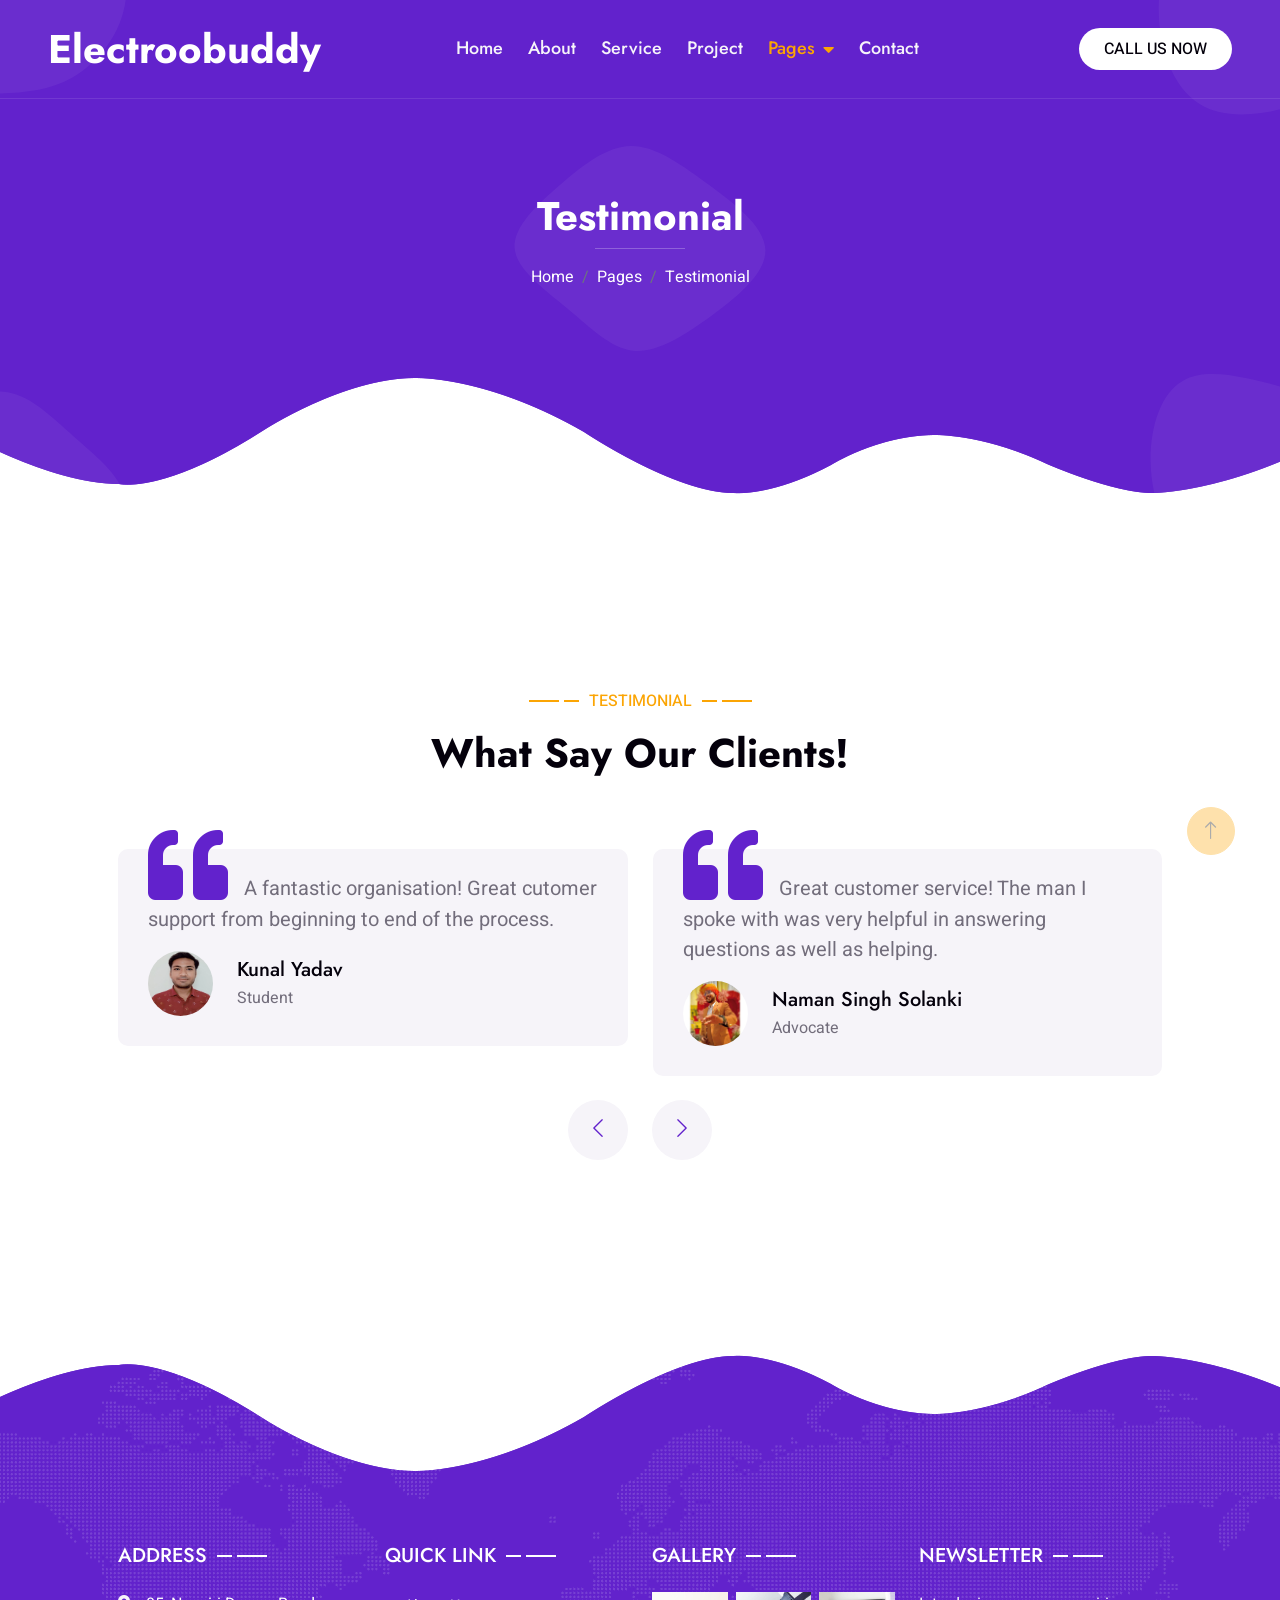
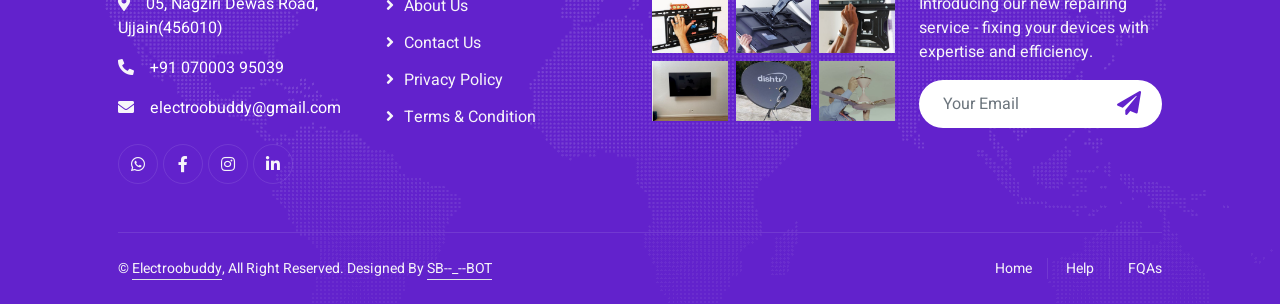
<file: testimonial.html>
<!DOCTYPE html>
<html lang="en">

<head>
    <meta charset="utf-8">
    <title>Electroobuddy</title>
    <meta content="width=device-width, initial-scale=1.0, maximum-scale=5.0, user-scalable=yes" name="viewport">
    <meta content="" name="keywords">
    <meta content="" name="description">

    <!-- Favicon -->
    <link href="img/favicon.ico" rel="icon">

    <!-- Google Web Fonts -->
    <link rel="preconnect" href="https://fonts.googleapis.com">
    <link rel="preconnect" href="https://fonts.gstatic.com" crossorigin>
    <link href="https://fonts.googleapis.com/css2?family=Heebo:wght@400;500&family=Jost:wght@500;600;700&display=swap" rel="stylesheet"> 

    <!-- Icon Font Stylesheet -->
    <link href="https://cdnjs.cloudflare.com/ajax/libs/font-awesome/5.10.0/css/all.min.css" rel="stylesheet">
    <link rel="stylesheet" href="https://site-assets.fontawesome.com/releases/v6.2.1/css/all.css">
    <link href="https://cdn.jsdelivr.net/npm/bootstrap-icons@1.4.1/font/bootstrap-icons.css" rel="stylesheet">

    <!-- Libraries Stylesheet -->
    <link href="lib/animate/animate.min.css" rel="stylesheet">
    <link href="lib/owlcarousel/assets/owl.carousel.min.css" rel="stylesheet">
    <link href="lib/lightbox/css/lightbox.min.css" rel="stylesheet">

    <!-- Customized Bootstrap Stylesheet -->
    <link href="css/bootstrap.min.css" rel="stylesheet">

    <!-- Template Stylesheet -->
    <link href="css/style.css" rel="stylesheet">
</head>

<body>
    <div class="container-xxl bg-white p-0">
        <!-- Spinner Start -->
        <div id="spinner" class="show bg-white position-fixed translate-middle w-100 vh-100 top-50 start-50 d-flex align-items-center justify-content-center">
            <div class="spinner-grow text-primary" style="width: 3rem; height: 3rem;" role="status">
                <span class="sr-only">Loading...</span>
            </div>
        </div>
        <!-- Spinner End -->


        <!-- Navbar & Hero Start -->
        <div class="container-xxl position-relative p-0">
            <nav class="navbar navbar-expand-lg navbar-light px-4 px-lg-5 py-3 py-lg-0">
                <a href="index.html" class="navbar-brand p-0">
                    <h1 class="m-0">Electroobuddy</h1>
                    <!-- <img src="img/logo.png" alt="Logo"> -->
                </a>
                <button class="navbar-toggler" type="button" data-bs-toggle="collapse" data-bs-target="#navbarCollapse">
                    <span class="fa fa-bars"></span>
                </button>
                <div class="collapse navbar-collapse" id="navbarCollapse">
                    <div class="navbar-nav mx-auto py-0">
                        <a href="index.html" class="nav-item nav-link">Home</a>
                        <a href="about.html" class="nav-item nav-link">About</a>
                        <a href="service.html" class="nav-item nav-link">Service</a>
                        <a href="project.html" class="nav-item nav-link">Project</a>
                        <div class="nav-item dropdown">
                            <a href="#" class="nav-link dropdown-toggle active" data-bs-toggle="dropdown">Pages</a>
                            <div class="dropdown-menu m-0">
                                <a href="team.html" class="dropdown-item">Our Team</a>
                                <a href="testimonial.html" class="dropdown-item active">Testimonial</a>
                                <a href="gallery.html" class="dropdown-item">Gallery</a>
                            </div>
                        </div>
                        <a href="contact.html" class="nav-item nav-link">Contact</a>
                    </div>
                    <a href="tel:9107000395039" class="btn rounded-pill py-2 px-4 ms-3 d-none d-lg-block">CALL US NOW</a>
                </div>
            </nav>

            <div class="container-xxl py-5 bg-primary hero-header">
                <div class="container my-5 py-5 px-lg-5">
                    <div class="row g-5 py-5">
                        <div class="col-12 text-center">
                            <h1 class="text-white animated slideInDown">Testimonial</h1>
                            <hr class="bg-white mx-auto mt-0" style="width: 90px;">
                            <nav aria-label="breadcrumb">
                                <ol class="breadcrumb justify-content-center">
                                    <li class="breadcrumb-item"><a class="text-white" href="index.html">Home</a></li>
                                    <li class="breadcrumb-item text-white">Pages</li>
                                    <li class="breadcrumb-item text-white active" aria-current="page">Testimonial</li>
                                </ol>
                            </nav>
                        </div>
                    </div>
                </div>
            </div>
        </div>
        <!-- Navbar & Hero End -->
        

        <!-- Testimonial Start -->
        <div class="container-xxl py-5 wow fadeInUp" data-wow-delay="0.1s">
            <div class="container py-5 px-lg-5">
                <p class="section-title text-secondary justify-content-center"><span></span>Testimonial<span></span></p>
                <h1 class="text-center mb-5">What Say Our Clients!</h1>
                <div class="owl-carousel testimonial-carousel">

                    <div class="testimonial-item bg-light rounded my-4">
                        <p class="fs-5"><i class="fa fa-quote-left fa-4x text-primary mt-n4 me-3"></i>A fantastic organisation! Great cutomer support from beginning to end of the process.
                        </p>
                        <div class="d-flex align-items-center">
                            <img class="img-fluid flex-shrink-0 rounded-circle" src="img/testimonial-1.jpg" style="width: 65px; height: 65px;">
                            <div class="ps-4">
                                <h5 class="mb-1">Kunal Yadav</h5>
                                <span>Student</span>
                            </div>
                        </div>
                    </div>
                    <div class="testimonial-item bg-light rounded my-4">
                        <p class="fs-5"><i class="fa fa-quote-left fa-4x text-primary mt-n4 me-3"></i>Great customer service! The man I spoke with was very helpful in answering questions as well as helping.</p>
                        <div class="d-flex align-items-center">
                            <img class="img-fluid flex-shrink-0 rounded-circle" src="img/testimonial-2.jpg" style="width: 65px; height: 65px;">
                            <div class="ps-4">
                                <h5 class="mb-1">Naman Singh Solanki</h5>
                                <span>Advocate</span>
                            </div>
                        </div>
                    </div>
                    <div class="testimonial-item bg-light rounded my-4">
                        <p class="fs-5"><i class="fa fa-quote-left fa-4x text-primary mt-n4 me-3"></i>I highly recommend Electroo-Buddy, they got my TV screen fixed and working good. Very professional.</p>
                        <div class="d-flex align-items-center">
                            <img class="img-fluid flex-shrink-0 rounded-circle" src="img/testimonial-3.jpg" style="width: 65px; height: 65px;">
                            <div class="ps-4">
                                <h5 class="mb-1">Udit Joshi</h5>
                                <span>Police</span>
                            </div>
                        </div>
                    </div>
                </div>
            </div>
        </div>
        <!-- Testimonial End -->
        

        <!-- Footer Start -->
        <div class="container-fluid bg-primary text-light footer wow fadeIn" data-wow-delay="0.1s">
            <div class="container py-5 px-lg-5">
                <div class="row g-5">
                    <div class="col-md-6 col-lg-3">
                        <p class="section-title text-white h5 mb-4">Address<span></span></p>
                        <p><i class="fa fa-map-marker-alt me-3"></i><a class="text-white" href="https://goo.gl/maps/vXm1SiPr6QECoqbH7" target="_blank">05, Nagziri Dewas Road, Ujjain(456010)</a></p>
                        <p><i class="fa fa-phone-alt me-3"></i><a class="text-white" href="tel:9107000395039" target="_blank">+91 070003 95039</a></p>
                        <p><i class="fa fa-envelope me-3"></i><a class="text-white" href="mailto:electroobuddy@gmail.com" target="_blank">electroobuddy@gmail.com</p>
                        <div class="d-flex pt-2">
                            <a class="btn btn-outline-light btn-social" href="https://wa.me/9107000395039"><i class="fab fa-whatsapp"></i></a>
                            <a class="btn btn-outline-light btn-social" href=""><i class="fab fa-facebook-f"></i></a>
                            <a class="btn btn-outline-light btn-social" href="https://instagram.com/electroo_buddy"><i class="fab fa-instagram"></i></a>
                            <a class="btn btn-outline-light btn-social" href=""><i class="fab fa-linkedin-in"></i></a>
                        </div>
                    </div>
                    <div class="col-md-6 col-lg-3">
                        <p class="section-title text-white h5 mb-4">Quick Link<span></span></p>
                        <a class="btn btn-link" href="about.html">About Us</a>
                        <a class="btn btn-link" href="contact.html">Contact Us</a>
                        <a class="btn btn-link" href="privacy-policy.html">Privacy Policy</a>
                        <a class="btn btn-link" href="Terms-and-Condition.html">Terms & Condition</a>
                    </div>
                    <div class="col-md-6 col-lg-3">
                        <p class="section-title text-white h5 mb-4">Gallery<span></span></p>
                        <div class="row g-2">
                            <div class="col-4">
                                <img class="img-fluid" src="img/portfolio-1.jpg" alt="Image">
                            </div>
                            <div class="col-4">
                                <img class="img-fluid" src="img/portfolio-2.jpg" alt="Image">
                            </div>
                            <div class="col-4">
                                <img class="img-fluid" src="img/portfolio-3.jpg" alt="Image">
                            </div>
                            <div class="col-4">
                                <img class="img-fluid" src="img/portfolio-4.jpg" alt="Image">
                            </div>
                            <div class="col-4">
                                <img class="img-fluid" src="img/portfolio-5.jpg" alt="Image">
                            </div>
                            <div class="col-4">
                                <img class="img-fluid" src="img/portfolio-6.jpg" alt="Image">
                            </div>
                        </div>
                    </div>
                    <div class="col-md-6 col-lg-3">
                        <p class="section-title text-white h5 mb-4">Newsletter<span></span></p>
                        <p>Introducing our new repairing service - fixing your devices with expertise and efficiency.</p>
                        <form target="_blank" class="position-relative w-100 mt-3" action="https://formsubmit.co/electroobuddy@gmail.com" method="POST">
                            <input class="form-control border-0 rounded-pill w-100 ps-4 pe-5" type="email" name="email" placeholder="Your Email" style="height: 48px;" required>
                            <button type="submit" class="btn shadow-none position-absolute top-0 end-0 mt-1 me-2"><i class="fa fa-paper-plane text-primary fs-4"></i></button>
                        </form>
                    </div>
                </div>
            </div>
            <div class="container px-lg-5">
                <div class="copyright">
                    <div class="row">
                        <div class="col-md-6 text-center text-md-start mb-3 mb-md-0">
                            &copy; <a class="border-bottom" href="index.html">Electroobuddy</a>, All Right Reserved. 
							
							
							Designed By <a class="border-bottom" href="https://sbbbotgh.github.io/class-144-pro/">SB--_--BOT</a>
                        </div>
                        <div class="col-md-6 text-center text-md-end">
                            <div class="footer-menu">
                                <a href="index.html">Home</a>
                                <a href="contact.html">Help</a>
                                <a href="">FQAs</a>
                            </div>
                        </div>
                    </div>
                </div>
            </div>
        </div>
        <!-- Footer End -->


        <!-- Back to Top -->
        <a href="#" class="btn btn-lg btn-secondary btn-lg-square back-to-top"><i class="bi bi-arrow-up"></i></a>
    </div>

    <!-- JavaScript Libraries -->
    <script src="https://code.jquery.com/jquery-3.4.1.min.js"></script>
    <script src="https://cdn.jsdelivr.net/npm/bootstrap@5.0.0/dist/js/bootstrap.bundle.min.js"></script>
    <script src="lib/wow/wow.min.js"></script>
    <script src="lib/easing/easing.min.js"></script>
    <script src="lib/waypoints/waypoints.min.js"></script>
    <script src="lib/counterup/counterup.min.js"></script>
    <script src="lib/owlcarousel/owl.carousel.min.js"></script>
    <script src="lib/isotope/isotope.pkgd.min.js"></script>
    <script src="lib/lightbox/js/lightbox.min.js"></script>

    <!-- Template Javascript -->
    <script src="js/main.js"></script>
</body>

</html>
</file>
<file: css/style.css>
/********** Template CSS **********/
:root {
    --primary: #6222CC;
    --secondary: #FBA504;
    --light: #F6F4F9;
    --dark: #04000B;
}


/*** Spinner ***/
#spinner {
    opacity: 0;
    visibility: hidden;
    transition: opacity .5s ease-out, visibility 0s linear .5s;
    z-index: 99999;
}

#spinner.show {
    transition: opacity .5s ease-out, visibility 0s linear 0s;
    visibility: visible;
    opacity: 1;
}

.back-to-top {
    position: fixed;
    display: none;
    right: 45px;
    bottom: 45px;
    z-index: 99;
}


/*** Heading ***/
h1,
h2,
.fw-bold {
    font-weight: 700 !important;
}

h3,
h4,
.fw-semi-bold {
    font-weight: 600 !important;
}

h5,
h6,
.fw-medium {
    font-weight: 500 !important;
}


/*** Button ***/
.btn {
    font-weight: 500;
    transition: .5s;
}

.btn:hover {
    box-shadow: 0 0 10px rgba(0, 0, 0, .5);
}


.btn-sm-square {
    width: 32px;
    height: 32px;
}

.btn-lg-square {
    width: 48px;
    height: 48px;
}

.btn-sm-square,
.btn-lg-square {
    padding: 0;
    display: flex;
    align-items: center;
    justify-content: center;
    font-weight: normal;
    border-radius: 50px;
}


/*** Navbar ***/
.navbar .dropdown-toggle::after {
    border: none;
    content: "\f0d7";
    font-family: "Font Awesome 5 Free";
    font-size: 18px;
    font-weight: bold;
    vertical-align: middle;
    margin-left: 8px;
}

.navbar-light .navbar-nav .nav-link {
    position: relative;
    margin-right: 25px;
    padding: 35px 0;
    font-family: 'Jost', sans-serif;
    font-size: 18px;
    font-weight: 500;
    color: var(--light) !important;
    outline: none;
    transition: .5s;
}

.sticky-top.navbar-light .navbar-nav .nav-link {
    padding: 20px 0;
    color: var(--dark) !important;
}

.navbar-light .navbar-nav .nav-link:hover,
.navbar-light .navbar-nav .nav-link.active {
    color: var(--secondary) !important;
}

.navbar-light .navbar-brand h1 {
    color: #FFFFFF;
}

.navbar-light .navbar-brand img {
    max-height: 60px;
    transition: .5s;
}

.sticky-top.navbar-light .navbar-brand img {
    max-height: 45px;
}

@media (max-width: 991.98px) {
    .sticky-top.navbar-light {
        position: relative;
        background: #FFFFFF;
    }

    .navbar-light .navbar-collapse {
        margin-top: 15px;
        border-top: 1px solid #DDDDDD;
    }

    .navbar-light .navbar-nav .nav-link,
    .sticky-top.navbar-light .navbar-nav .nav-link {
        padding: 10px 0;
        margin-left: 0;
        color: var(--dark) !important;
    }

    .navbar-light .navbar-brand h1 {
        color: var(--primary);
    }

    .navbar-light .navbar-brand img {
        max-height: 45px;
    }
}

@media (min-width: 992px) {
    .navbar-light {
        position: absolute;
        width: 100%;
        top: 0;
        left: 0;
        border-bottom: 1px solid rgba(256, 256, 256, .1);
        z-index: 999;
    }
    
    .sticky-top.navbar-light {
        position: fixed;
        background: #FFFFFF;
    }

    .sticky-top.navbar-light .navbar-brand h1 {
        color: var(--primary);
    }

    .navbar-light .navbar-nav .nav-item .dropdown-menu {
        display: block;
        border: none;
        margin-top: 0;
        top: 150%;
        opacity: 0;
        visibility: hidden;
        transition: .5s;
    }

    .navbar-light .navbar-nav .nav-item:hover .dropdown-menu {
        top: 100%;
        visibility: visible;
        transition: .5s;
        opacity: 1;
    }

    .navbar-light .btn {
        color: var(--dark);
        background: #FFFFFF;
    }

    .sticky-top.navbar-light .btn {
        color: var(--dark);
        background: var(--secondary);
    }
}


/*** Hero Header ***/
.hero-header {
    margin-bottom: 6rem;
    padding: 18rem 0;
    background:
        url(../img/blob-top-left.png),
        url(../img/blob-top-right.png),
        url(../img/blob-bottom-left.png),
        url(../img/blob-bottom-right.png),
        url(../img/blob-center.png),
        url(../img/bg-bottom.png);
    background-position:
        left 0px top 0px,
        right 0px top 0px,
        left 0px bottom 0px,
        right 0px bottom 0px,
        center center,
        center bottom;
    background-repeat: no-repeat;
}

@media (max-width: 991.98px) {
    .hero-header {
        padding: 6rem 0 9rem 0;
    }
}


/*** Section Title ***/
.section-title {
    position: relative;
    display: flex;
    align-items: center;
    font-weight: 500;
    text-transform: uppercase;
}

.section-title span:first-child,
.section-title span:last-child {
    position: relative;
    display: inline-block;
    margin-right: 30px;
    width: 30px;
    height: 2px;
}

.section-title span:last-child {
    margin-right: 0;
    margin-left: 30px;
}

.section-title span:first-child::after,
.section-title span:last-child::after {
    position: absolute;
    content: "";
    width: 15px;
    height: 2px;
    top: 0;
    right: -20px;
}

.section-title span:last-child::after {
    right: auto;
    left: -20px;
}

.section-title.text-primary span:first-child,
.section-title.text-primary span:last-child,
.section-title.text-primary span:first-child::after,
.section-title.text-primary span:last-child::after {
    background: var(--primary);
}

.section-title.text-secondary span:first-child,
.section-title.text-secondary span:last-child,
.section-title.text-secondary span:first-child::after,
.section-title.text-secondary span:last-child::after {
    background: var(--secondary);
}

.section-title.text-white span:first-child,
.section-title.text-white span:last-child,
.section-title.text-white span:first-child::after,
.section-title.text-white span:last-child::after {
    background: #FFFFFF;
}


/*** Feature ***/
.feature-item {
    transition: .5s;
}

.feature-item:hover {
    margin-top: -15px;
}


/*** About ***/
.progress {
    height: 5px;
}

.progress .progress-bar {
    width: 0px;
    transition: 3s;
}


/*** Fact ***/
.fact {
    margin: 6rem 0;
    background:
        url(../img/blob-top-left.png),
        url(../img/blob-top-right.png),
        url(../img/blob-bottom-left.png),
        url(../img/blob-bottom-right.png),
        url(../img/blob-center.png);
    background-position:
        left 0px top 0px,
        right 0px top 0px,
        left 0px bottom 0px,
        right 0px bottom 0px,
        center center;
    background-repeat: no-repeat;
}


/*** Service ***/
.service-item {
    position: relative;
    padding: 45px 30px;
    background: var(--light);
    overflow: hidden;
    transition: .5s;
}

.service-item:hover {
    margin-top: -15px;
    padding-bottom: 60px;
    background: var(--primary);
}

.service-item .service-icon {
    margin: 0 auto 20px auto;
    width: 100px;
    height: 100px;
    display: flex;
    align-items: center;
    justify-content: center;
    color: var(--light);
    background: url(../img/blob-primary.png) center center no-repeat;
    background-size: contain;
    transition: .5s;
}

.service-item:hover .service-icon {
    color: var(--dark);
    background: url(../img/blob-secondary.png) center center no-repeat;
    background-size: contain;
}

.service-item h5,
.service-item p {
    transition: .5s;
}

.service-item:hover h5,
.service-item:hover p {
    color: #FFFFFF;
}

.service-item a.btn {
    position: absolute;
    bottom: -40px;
    left: 50%;
    transform: translateX(-50%);
    color: var(--primary);
    background: #FFFFFF;
    border-radius: 40px 40px 0 0;
    transition: .5s;
    z-index: 1;
}

.service-item a.btn:hover {
    color: var(--dark);
    background: var(--secondary);
}

.service-item:hover a.btn {
    bottom: 0;
}


/*** Project Portfolio ***/
#portfolio-flters li {
    display: inline-block;
    font-weight: 500;
    color: var(--dark);
    cursor: pointer;
    transition: .5s;
    border-bottom: 2px solid transparent;
}

#portfolio-flters li:hover,
#portfolio-flters li.active {
    color: var(--primary);
    border-color: var(--primary);
}

.portfolio-item img {
    transition: .5s;
}

.portfolio-item:hover img {
    transform: scale(1.1);
}

.portfolio-item .portfolio-overlay {
    position: absolute;
    display: flex;
    align-items: center;
    justify-content: center;
    width: 100%;
    height: 100%;
    top: 0;
    left: 0;
    background: rgba(98, 34, 204, .9);
    transition: .5s;
    opacity: 0;
}

.portfolio-item:hover .portfolio-overlay {
    opacity: 1;
}


/*** Newsletter ***/
.newsletter {
    margin: 6rem 0;
    background:
        url(../img/blob-top-left.png),
        url(../img/blob-top-right.png),
        url(../img/blob-bottom-left.png),
        url(../img/blob-bottom-right.png),
        url(../img/blob-center.png);
    background-position:
        left 0px top 0px,
        right 0px top 0px,
        left 0px bottom 0px,
        right 0px bottom 0px,
        center center;
    background-repeat: no-repeat;
}


/*** Testimonial ***/
.testimonial-carousel .testimonial-item {
    padding: 0 30px 30px 30px;
}

.testimonial-carousel .owl-nav {
    display: flex;
    justify-content: center;
}

.testimonial-carousel .owl-nav .owl-prev,
.testimonial-carousel .owl-nav .owl-next {
    margin: 0 12px;
    width: 60px;
    height: 60px;
    display: flex;
    align-items: center;
    justify-content: center;
    color: var(--primary);
    background: var(--light);
    border-radius: 60px;
    font-size: 22px;
    transition: .5s;
}

.testimonial-carousel .owl-nav .owl-prev:hover,
.testimonial-carousel .owl-nav .owl-next:hover {
    color: #FFFFFF;
    background: var(--primary);
    box-shadow: 0 0 10px rgba(0, 0, 0, .5);
}


/*** Team ***/
.team-item .btn {
    color: var(--primary);
    background: #FFFFFF;
}

.team-item .btn:hover {
    color: #FFFFFF;
    background: var(--primary);
}


/*** Footer ***/
.footer {
    margin-top: 6rem;
    padding-top: 9rem;
    background:
        url(../img/bg-top.png),
        url(../img/map.png);
    background-position:
        center top,
        center center;
    background-repeat: no-repeat;
}

.footer .btn.btn-social {
    margin-right: 5px;
    width: 40px;
    height: 40px;
    display: flex;
    align-items: center;
    justify-content: center;
    color: var(--light);
    border: 1px solid rgba(256, 256, 256, .1);
    border-radius: 40px;
    transition: .3s;
}

.footer .btn.btn-social:hover {
    color: var(--primary);
}

.footer .btn.btn-link {
    display: block;
    margin-bottom: 10px;
    padding: 0;
    text-align: left;
    color: var(--light);
    font-weight: normal;
    transition: .3s;
}

.footer .btn.btn-link::before {
    position: relative;
    content: "\f105";
    font-family: "Font Awesome 5 Free";
    font-weight: 900;
    margin-right: 10px;
}

.footer .btn.btn-link:hover {
    letter-spacing: 1px;
    box-shadow: none;
    color: var(--secondary);
}

.footer .copyright {
    padding: 25px 0;
    font-size: 14px;
    border-top: 1px solid rgba(256, 256, 256, .1);
}

.footer .copyright a {
    color: var(--light);
}

.footer .footer-menu a {
    margin-right: 15px;
    padding-right: 15px;
    border-right: 1px solid rgba(255, 255, 255, .1);
}

.footer .footer-menu a:last-child {
    margin-right: 0;
    padding-right: 0;
    border-right: none;
}

.footer .copyright a:hover,
.footer .footer-menu a:hover {
    color: var(--secondary);
}


/*** Responsive Styles ***/

/* Large devices (desktops, less than 1200px) */
@media (max-width: 1199.98px) {
    .navbar-light .navbar-nav .nav-link {
        margin-right: 15px;
    }
    
    .hero-header {
        padding: 14rem 0;
    }
}

/* Medium devices (tablets, less than 992px) */
@media (max-width: 991.98px) {
    h1 {
        font-size: 2.5rem;
    }
    
    h2 {
        font-size: 2rem;
    }
    
    .hero-header {
        padding: 6rem 0 9rem 0;
        background-position:
            left 0px top 0px,
            right 0px top 0px,
            left 0px bottom 0px,
            right 0px bottom 0px,
            center center,
            center bottom;
        background-size: contain, contain, contain, contain, cover, cover;
    }
    
    .fact, .newsletter {
        background-position:
            left 0px top 0px,
            right 0px top 0px,
            left 0px bottom 0px,
            right 0px bottom 0px,
            center center;
        background-size: contain, contain, contain, contain, cover;
    }
    
    .footer {
        padding-top: 6rem;
    }
    
    .section-title span:first-child,
    .section-title span:last-child {
        margin-right: 15px;
        width: 20px;
    }
    
    .section-title span:last-child {
        margin-left: 15px;
    }
    
    .service-item {
        margin-bottom: 30px;
    }
    
    .portfolio-item {
        margin-bottom: 30px;
    }
    
    .team-item {
        margin-bottom: 30px;
    }
    
    .testimonial-item {
        text-align: center;
    }
    
    .testimonial-carousel .owl-nav {
        margin-top: 30px;
    }
}

/* Small devices (landscape phones, less than 768px) */
@media (max-width: 767.98px) {
    h1 {
        font-size: 2rem;
    }
    
    h2 {
        font-size: 1.75rem;
    }
    
    h3 {
        font-size: 1.5rem;
    }
    
    .hero-header {
        padding: 4rem 0 6rem 0;
    }
    
    .fact, .newsletter {
        margin: 3rem 0;
    }
    
    .footer {
        margin-top: 3rem;
    }
    
    .btn-lg-square {
        width: 40px;
        height: 40px;
    }
    
    .back-to-top {
        right: 20px;
        bottom: 20px;
    }
}

/* Extra small devices (phones, less than 576px) */
@media (max-width: 575.98px) {
    h1 {
        font-size: 1.75rem;
    }
    
    h2 {
        font-size: 1.5rem;
    }
    
    h3 {
        font-size: 1.25rem;
    }
    
    p {
        font-size: 0.9rem;
    }
    
    .hero-header {
        padding: 3rem 0 4rem 0;
        background: url(../img/bg-bottom.png);
        background-position: center bottom;
        background-repeat: no-repeat;
        background-size: cover;
    }
    
    .fact, .newsletter {
        background: none;
        margin: 2rem 0;
        padding: 2rem 0;
    }
    
    .footer {
        margin-top: 2rem;
        padding-top: 4rem;
        background: url(../img/map.png);
        background-position: center center;
        background-repeat: no-repeat;
        background-size: cover;
    }
    
    .section-title {
        justify-content: center;
    }
    
    .section-title span:first-child,
    .section-title span:last-child {
        display: none;
    }
    
    .service-item {
        padding: 30px 20px;
    }
    
    .service-item .service-icon {
        width: 80px;
        height: 80px;
    }
    
    .progress {
        height: 8px;
    }
    
    #portfolio-flters li {
        margin-bottom: 10px;
        padding: 8px 15px;
    }
    
    .testimonial-carousel .owl-nav .owl-prev,
    .testimonial-carousel .owl-nav .owl-next {
        width: 50px;
        height: 50px;
        font-size: 18px;
    }
    
    .footer .btn.btn-social {
        width: 35px;
        height: 35px;
        margin-right: 3px;
        margin-bottom: 5px;
    }
    
    .footer .footer-menu a {
        display: block;
        margin-right: 0;
        margin-bottom: 10px;
        padding-right: 0;
        border-right: none;
        border-bottom: 1px solid rgba(255, 255, 255, .1);
        padding-bottom: 10px;
    }
    
    .footer .copyright {
        text-align: center;
    }
    
    .copyright .col-md-6 {
        text-align: center !important;
        margin-bottom: 15px;
    }
}

/* Very small devices (less than 400px) */
@media (max-width: 399.98px) {
    h1 {
        font-size: 1.5rem;
    }
    
    h2 {
        font-size: 1.25rem;
    }
    
    .navbar-brand h1 {
        font-size: 1.5rem;
    }
    
    .btn {
        font-size: 0.85rem;
        padding: 0.5rem 1rem;
    }
    
    .form-control {
        font-size: 0.85rem;
    }
}

/* Additional responsive utilities */
@media (max-width: 767.98px) {
    .hide-on-mobile {
        display: none !important;
    }
    
    .text-center-mobile {
        text-align: center !important;
    }
    
    .col-md-6 {
        margin-bottom: 20px;
    }
}

/* Ensure images are responsive */
img {
    max-width: 100%;
    height: auto;
}

/* Fix for long words breaking layout */
p, h1, h2, h3, h4, h5, h6 {
    word-wrap: break-word;
    overflow-wrap: break-word;
}

/* Form controls responsive */
.form-control, .form-select {
    width: 100%;
}

/* Button responsiveness */
@media (max-width: 575.98px) {
    .btn {
        white-space: normal;
        word-wrap: break-word;
    }
}
</file>
